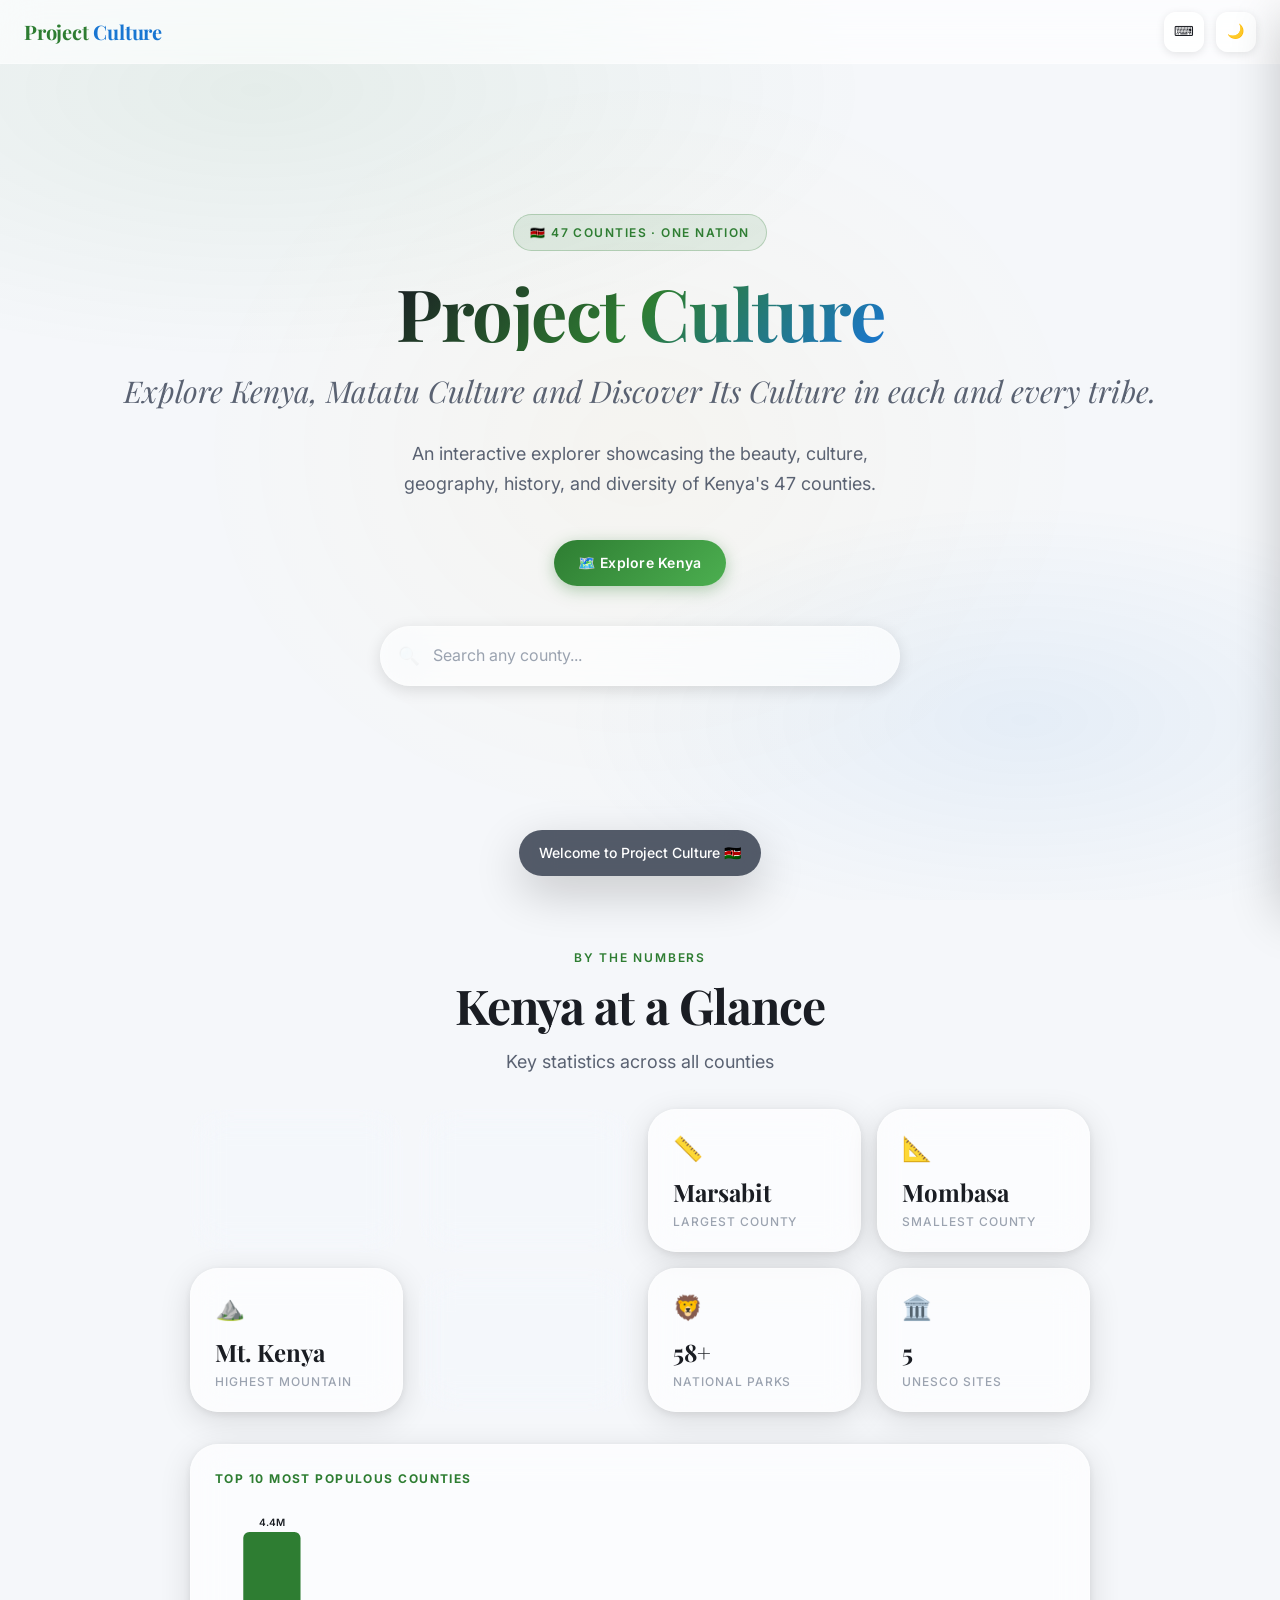
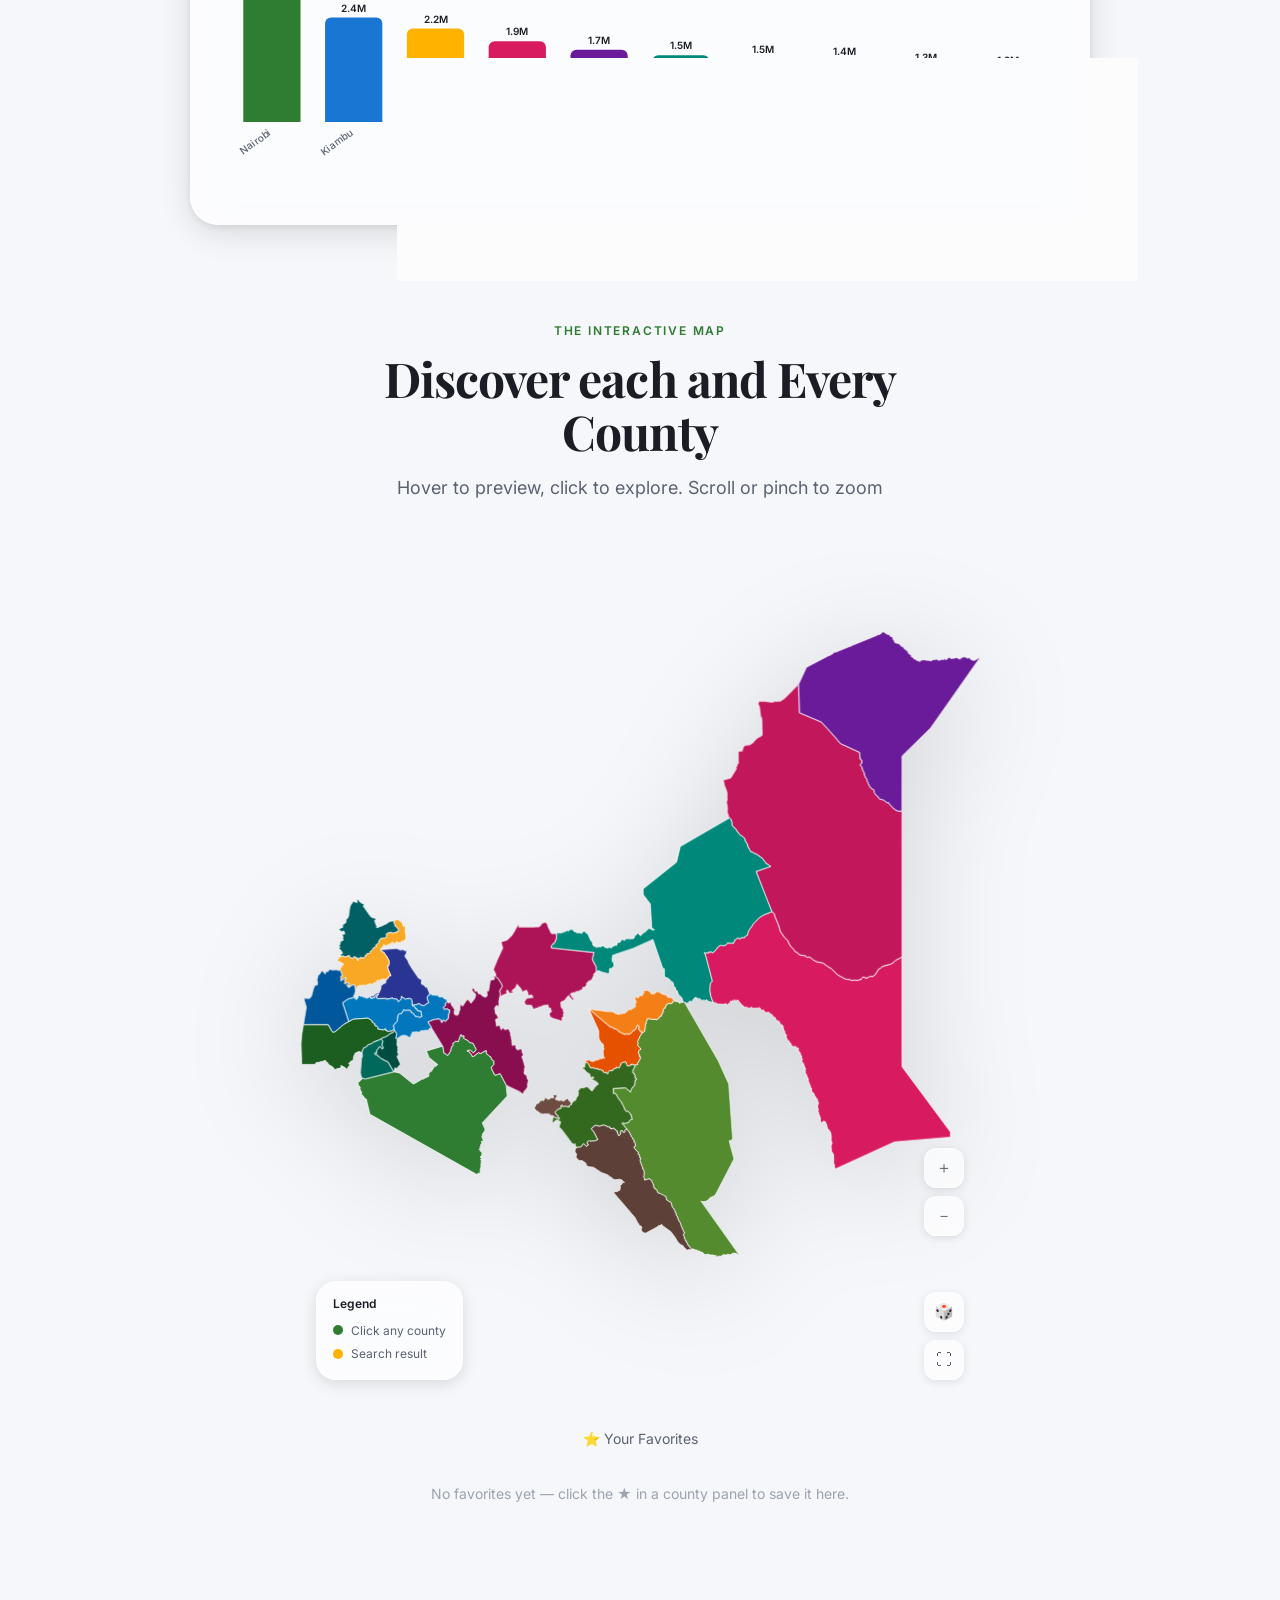
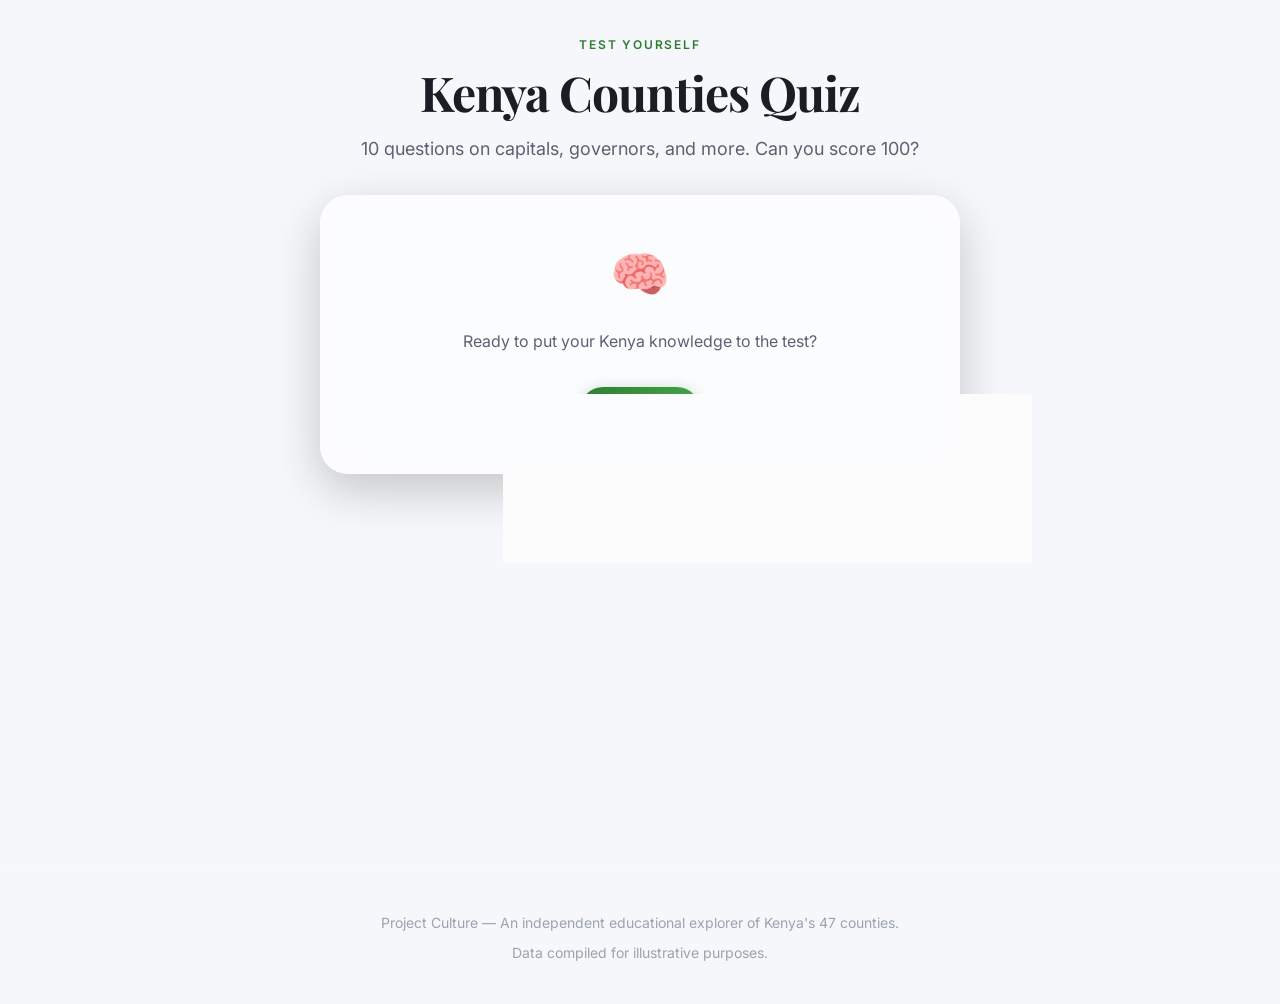
<file: index.html>
<!DOCTYPE html>
<html lang="en">
<head>
<meta charset="UTF-8">
<meta name="viewport" content="width=device-width, initial-scale=1.0, viewport-fit=cover">
<title>Project Culture — Explore Kenya's 47 Counties</title>
<meta name="description" content="An interactive explorer showcasing the beauty, culture, geography, history, and diversity of Kenya's 47 counties.">

<link rel="stylesheet" href="css/reset.css">
<link rel="stylesheet" href="css/variables.css">
<link rel="stylesheet" href="css/layout.css">
<link rel="stylesheet" href="css/components.css">
<link rel="stylesheet" href="css/animations.css">
<link rel="stylesheet" href="css/themes.css">
<link rel="stylesheet" href="css/responsive.css">
</head>
<body>

<div id="app">

  <!-- ============== NAVBAR ============== -->
  <nav id="navbar" aria-label="Primary">
    <div class="navbar__brand">Project <span>Culture</span></div>
    <div class="navbar__actions">
      <button class="btn btn--secondary btn--icon" id="shortcuts-btn" aria-label="Keyboard shortcuts" title="Keyboard shortcuts (?)">⌨️</button>
      <button class="btn btn--secondary btn--icon" id="theme-toggle" aria-label="Toggle dark mode" title="Toggle dark mode (D)">
        <span class="theme-toggle__icon-light">🌙</span>
        <span class="theme-toggle__icon-dark">☀️</span>
      </button>
    </div>
  </nav>

  <!-- ============== HERO ============== -->
  <section id="hero">
    <div class="hero__eyebrow">🇰🇪 47 Counties · One Nation</div>
    <h1 class="hero__title">Project Culture</h1>
    <p class="hero__subtitle">Explore Kenya, Matatu Culture and Discover Its Culture in each and every tribe.</p>
    <p class="hero__description">
      An interactive explorer showcasing the beauty, culture, geography, history,
      and diversity of Kenya's 47 counties.
    </p>
    <div class="hero__actions">
      <button class="btn btn--primary" id="explore-btn">🗺️ Explore Kenya</button>
    </div>

    <div id="search-wrapper" style="margin-top: var(--space-10);">
      <div class="search-box">
        <span class="search-box__icon">🔍</span>
        <input
          type="text"
          id="search-input"
          class="search-box__input"
          placeholder="Search any county..."
          autocomplete="off"
          aria-label="Search for a Kenyan county"
        >
        <button class="search-box__clear" id="search-clear" aria-label="Clear search">✕</button>
      </div>
      <div id="search-dropdown" role="listbox" aria-label="Search results"></div>
    </div>
  </section>

  <!-- ============== STATISTICS DASHBOARD ============== -->
  <section style="padding: var(--space-12) var(--space-6); display:flex; flex-direction:column; align-items:center; gap: var(--space-8);">
    <div class="map-section__header reveal">
      <div class="section-label">By the Numbers</div>
      <h2 class="section-title">Kenya at a Glance</h2>
      <p class="section-subtitle">Key statistics across all counties</p>
    </div>
    <div id="stats-bar"></div>

    <div class="glass-card reveal" style="width:100%; max-width:900px; padding: var(--space-6);">
      <div class="panel-section__title" style="border:none; margin-bottom: var(--space-4);">Top 10 Most Populous Counties</div>
      <canvas id="population-chart" style="width:100%; height:280px;"></canvas>
    </div>
  </section>

  <!-- ============== MAP SECTION ============== -->
  <section id="map-section">
    <div class="map-section__header reveal">
      <div class="section-label">The Interactive Map</div>
      <h2 class="section-title">Discover each and Every County</h2>
      <p class="section-subtitle">Hover to preview, click to explore. Scroll or pinch to zoom</p>
    </div>

    <div id="map-stage">
      <div id="map-container" role="application" aria-label="Interactive map of Kenya"></div>

      <div id="map-controls">
        <button class="map-ctrl-btn" id="zoom-in-btn" aria-label="Zoom in" title="Zoom in">＋</button>
        <button class="map-ctrl-btn" id="zoom-out-btn" aria-label="Zoom out" title="Zoom out">－</button>
        <button class="map-ctrl-btn" id="zoom-reset-btn" aria-label="Reset view" title="Reset view">⟲</button>
        <button class="map-ctrl-btn" id="random-county-btn" aria-label="Random county" title="Random county (R)">🎲</button>
        <button class="map-ctrl-btn" id="fullscreen-toggle" aria-label="Fullscreen" title="Fullscreen">⛶</button>
      </div>

      <div id="map-legend">
        <div class="legend__title">Legend</div>
        <div class="legend__item"><span class="legend__dot" style="background:#2E7D32;"></span> Click any county</div>
        <div class="legend__item"><span class="legend__dot" style="background:#FFB300;"></span> Search result</div>
      </div>
    </div>

    <div style="text-align:center; max-width:600px;">
      <p class="section-subtitle" style="font-size:var(--text-sm);">⭐ Your Favorites</p>
    </div>
    <div id="favorites-bar"></div>
  </section>

  <!-- ============== QUIZ SECTION ============== -->
  <section id="quiz-section">
    <div class="map-section__header reveal">
      <div class="section-label">Test Yourself</div>
      <h2 class="section-title">Kenya Counties Quiz</h2>
      <p class="section-subtitle">10 questions on capitals, governors, and more. Can you score 100?</p>
    </div>

    <div class="quiz-card reveal">
      <div id="quiz-container">
        <div style="text-align:center;">
          <div style="font-size:3rem; margin-bottom:var(--space-4);">🧠</div>
          <p style="color:var(--clr-text-secondary); margin-bottom:var(--space-8);">
            Ready to put your Kenya knowledge to the test?
          </p>
          <button class="btn btn--primary" id="quiz-start-btn">Start Quiz</button>
        </div>
      </div>
    </div>
  </section>

  <!-- ============== FOOTER ============== -->
  <footer>
    <p>Project Culture — An independent educational explorer of Kenya's 47 counties.</p>
    <p style="margin-top: var(--space-2);">Data compiled for illustrative purposes. </p>
  </footer>

</div>

<!-- ============== OVERLAYS / FLOATING UI ============== -->
<div id="overlay"></div>
<aside id="info-panel" aria-label="County details panel"></aside>
<div id="map-tooltip" role="tooltip"></div>
<div id="toast-container" aria-live="polite"></div>

<button id="scroll-top" class="btn btn--secondary btn--icon-lg" aria-label="Scroll to top">↑</button>

<!-- ============== KEYBOARD SHORTCUTS MODAL ============== -->
<div id="shortcuts-modal">
  <div class="glass-card" style="width:100%; max-width:440px; padding: var(--space-8);">
    <div style="display:flex; justify-content:space-between; align-items:center; margin-bottom:var(--space-6);">
      <h3 style="font-family:var(--font-display); font-size:var(--text-2xl); font-weight:700;">Keyboard Shortcuts</h3>
      <button class="panel-header__close" id="shortcuts-close" style="position:static; background:var(--clr-bg-secondary); color:var(--clr-text-primary); border-color:var(--clr-border);" aria-label="Close shortcuts">✕</button>
    </div>
    <div class="shortcuts-grid">
      <div class="shortcut-item"><span>Focus search</span><kbd>/</kbd></div>
      <div class="shortcut-item"><span>Random county</span><kbd>R</kbd></div>
      <div class="shortcut-item"><span>dark mode</span><kbd>D</kbd></div>
      <div class="shortcut-item"><span>Close panel</span><kbd>Esc</kbd></div>
      <div class="shortcut-item"><span>Show shortcuts</span><kbd>?</kbd></div>
      <div class="shortcut-item"><span>Navigate results</span><kbd>↑ ↓</kbd></div>
    </div>
  </div>
</div>

<script type="module" src="js/app.js"></script>
</body>
</html>
</file>
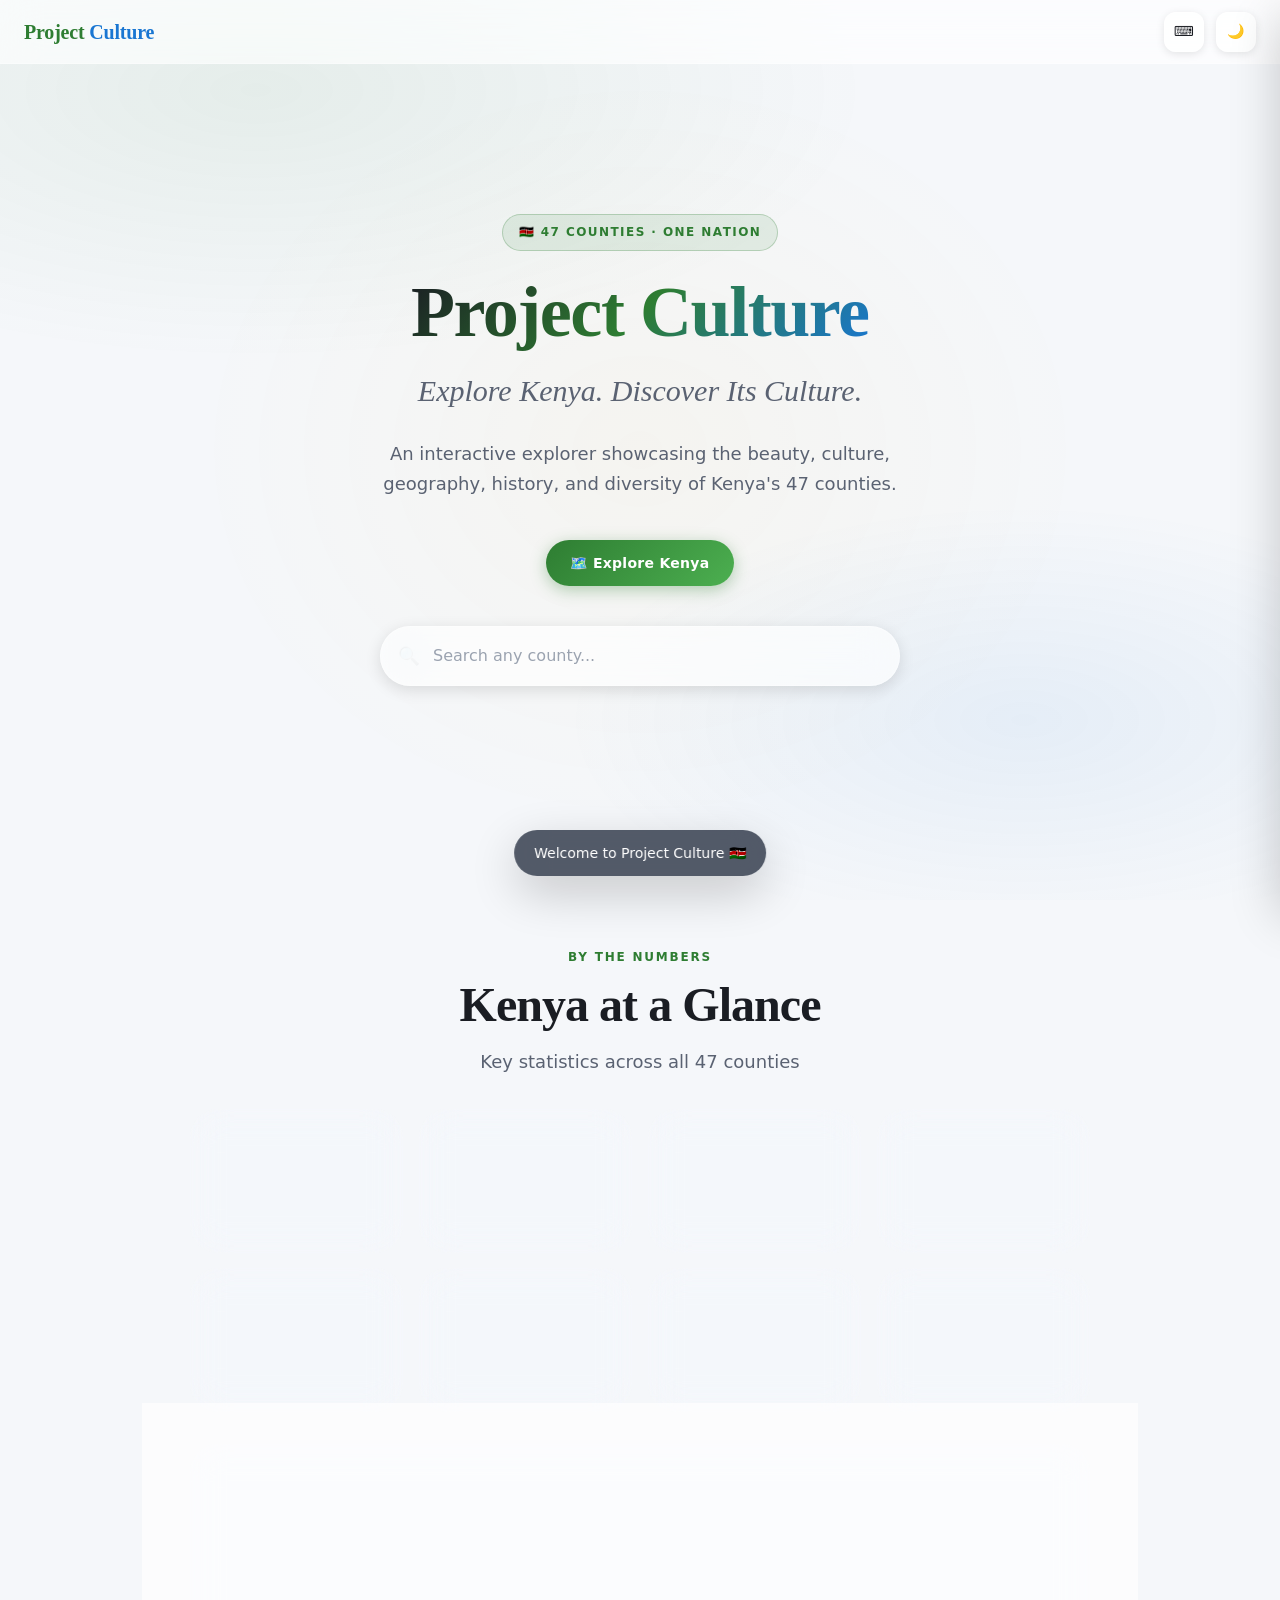
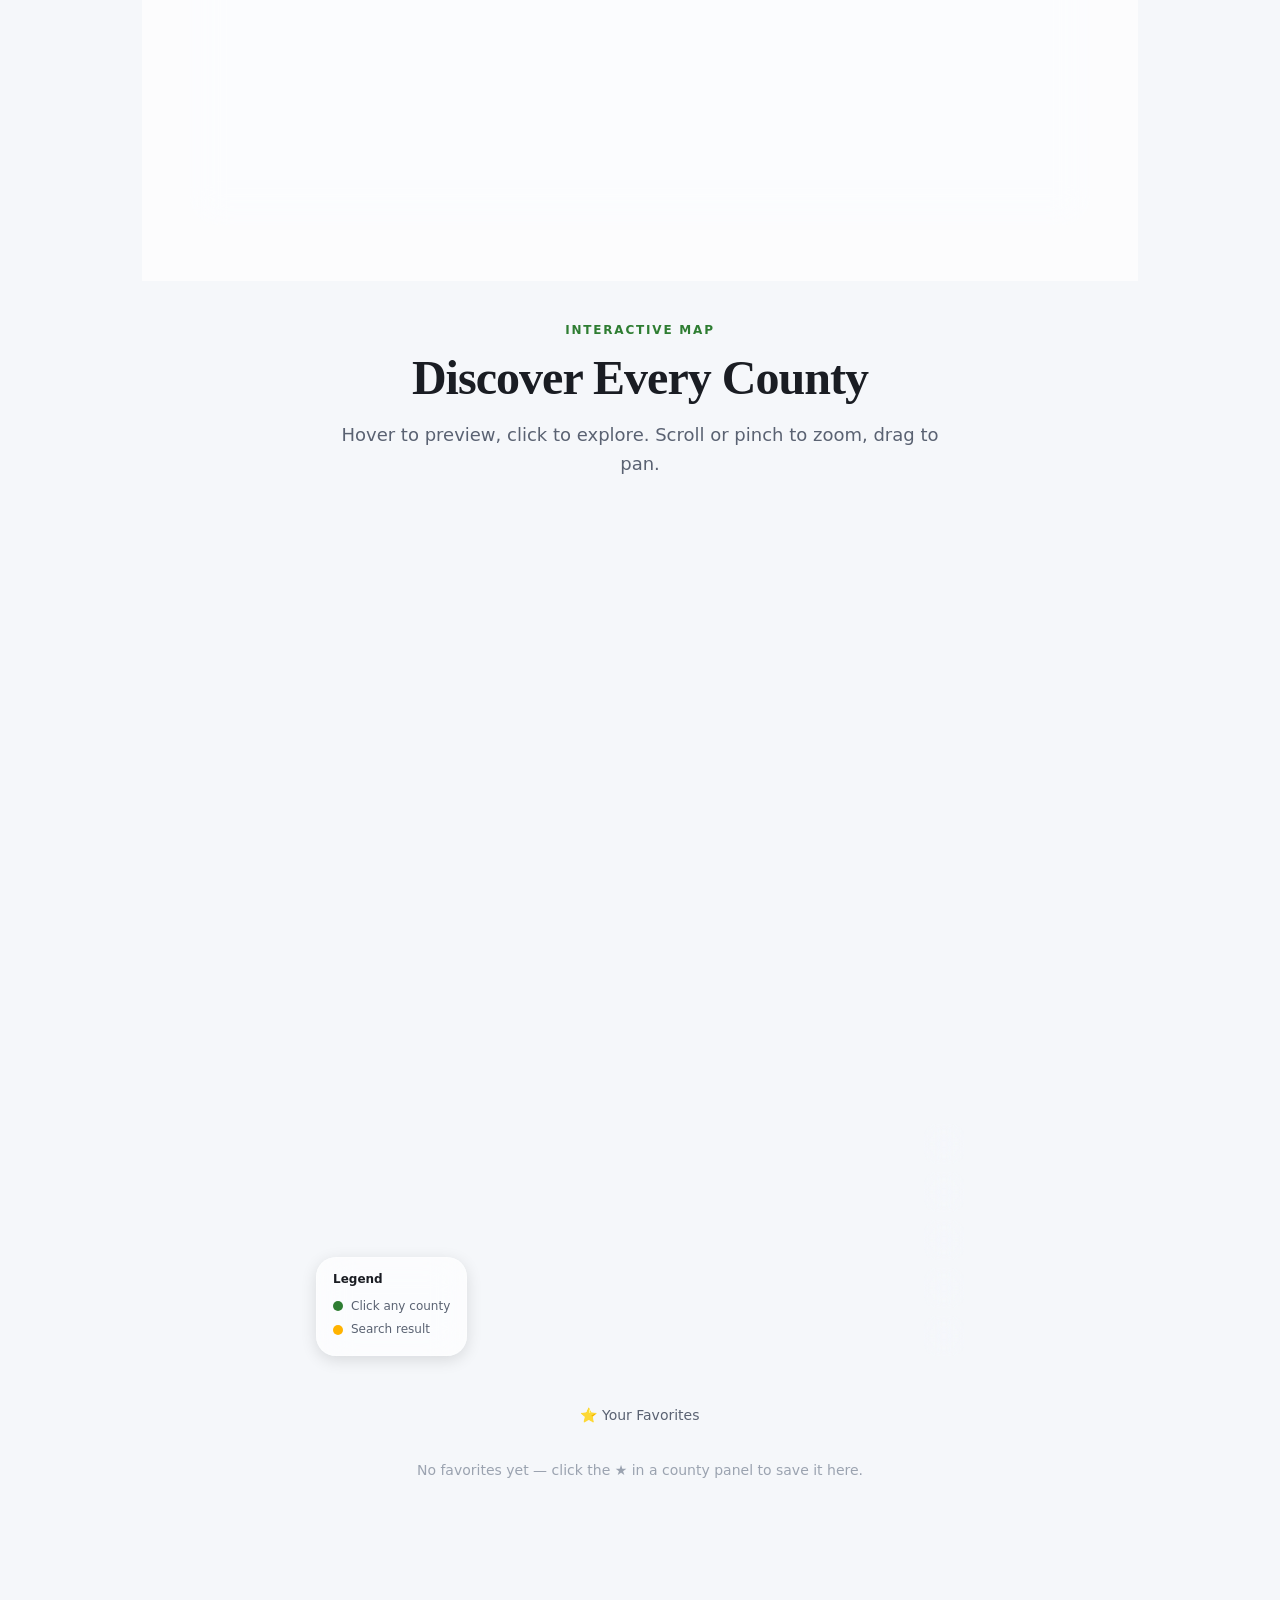
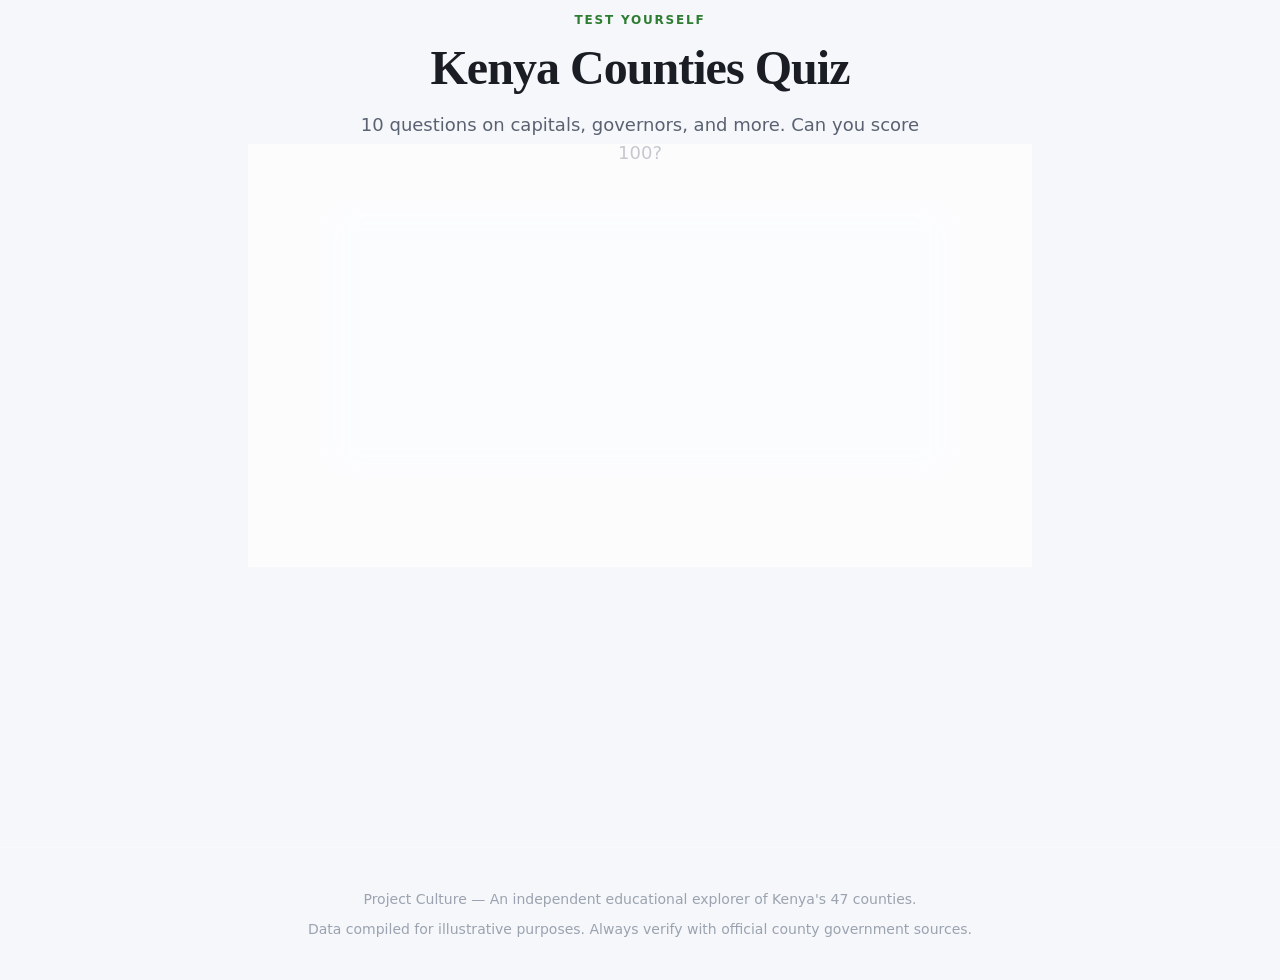
<file: ProjectCulture_Preview.html>
<!DOCTYPE html>
<html lang="en">
<head>
<meta charset="UTF-8">
<meta name="viewport" content="width=device-width, initial-scale=1.0, viewport-fit=cover">
<title>Project Culture — Explore Kenya's 47 Counties</title>
<meta name="description" content="An interactive explorer showcasing the beauty, culture, geography, history, and diversity of Kenya's 47 counties.">
<style>
/* css/reset.css — Normalize base styles */
*, *::before, *::after { box-sizing: border-box; margin: 0; padding: 0; }
html { scroll-behavior: smooth; font-size: 16px; -webkit-text-size-adjust: 100%; }
body { line-height: 1.6; -webkit-font-smoothing: antialiased; }
img, svg { display: block; max-width: 100%; }
button, input, select, textarea { font: inherit; border: none; outline: none; background: none; }
button { cursor: pointer; }
a { color: inherit; text-decoration: none; }
ul, ol { list-style: none; }
h1, h2, h3, h4, h5, h6 { font-weight: normal; }
/* css/variables.css — Design tokens for Project Culture */
:root {
  /* === Brand Colors === */
  --clr-primary:       #2E7D32;
  --clr-primary-light: #4CAF50;
  --clr-primary-dark:  #1B5E20;
  --clr-accent-blue:   #1976D2;
  --clr-accent-gold:   #FFB300;
  --clr-accent-rose:   #D81B60;
  --clr-accent-purple: #6A1B9A;
  --clr-accent-teal:   #00695C;

  /* === Neutrals === */
  --clr-bg:            #F5F7FA;
  --clr-bg-secondary:  #EEF2F7;
  --clr-surface:       rgba(255,255,255,0.72);
  --clr-surface-solid: #FFFFFF;
  --clr-border:        rgba(0,0,0,0.08);
  --clr-border-light:  rgba(255,255,255,0.25);

  /* === Text === */
  --clr-text-primary:   #1A1D23;
  --clr-text-secondary: #5A6272;
  --clr-text-muted:     #9BA3B0;
  --clr-text-inverse:   #FFFFFF;
  --clr-text-on-dark:   rgba(255,255,255,0.90);

  /* === Glassmorphism === */
  --glass-bg:     rgba(255, 255, 255, 0.65);
  --glass-bg-dark: rgba(20, 30, 48, 0.72);
  --glass-blur:   blur(18px) saturate(1.4);
  --glass-border: 1px solid rgba(255,255,255,0.3);
  --glass-shadow: 0 8px 32px rgba(0,0,0,0.12), 0 2px 8px rgba(0,0,0,0.08);

  /* === Shadows === */
  --shadow-xs:  0 1px 3px rgba(0,0,0,0.08);
  --shadow-sm:  0 2px 8px rgba(0,0,0,0.10);
  --shadow-md:  0 4px 16px rgba(0,0,0,0.12);
  --shadow-lg:  0 8px 32px rgba(0,0,0,0.16);
  --shadow-xl:  0 16px 48px rgba(0,0,0,0.20);
  --shadow-float: 0 20px 60px rgba(0,0,0,0.18), 0 4px 16px rgba(0,0,0,0.10);

  /* === Border Radius === */
  --radius-sm:  6px;
  --radius-md:  12px;
  --radius-lg:  20px;
  --radius-xl:  28px;
  --radius-pill: 9999px;

  /* === Spacing === */
  --space-1:  4px;
  --space-2:  8px;
  --space-3:  12px;
  --space-4:  16px;
  --space-5:  20px;
  --space-6:  24px;
  --space-8:  32px;
  --space-10: 40px;
  --space-12: 48px;
  --space-16: 64px;
  --space-20: 80px;

  /* === Typography === */
  --font-display: 'Playfair Display', 'Georgia', serif;
  --font-body:    'Inter', 'Segoe UI', system-ui, sans-serif;
  --font-mono:    'JetBrains Mono', 'Fira Code', monospace;

  /* === Type Scale === */
  --text-xs:   0.75rem;
  --text-sm:   0.875rem;
  --text-base: 1rem;
  --text-lg:   1.125rem;
  --text-xl:   1.25rem;
  --text-2xl:  1.5rem;
  --text-3xl:  1.875rem;
  --text-4xl:  2.25rem;
  --text-5xl:  3rem;
  --text-6xl:  3.75rem;
  --text-7xl:  4.5rem;

  /* === Transitions === */
  --ease-out:    cubic-bezier(0.16, 1, 0.3, 1);
  --ease-in-out: cubic-bezier(0.45, 0, 0.55, 1);
  --ease-spring: cubic-bezier(0.34, 1.56, 0.64, 1);
  --dur-fast:    150ms;
  --dur-base:    250ms;
  --dur-slow:    400ms;
  --dur-slower:  600ms;

  /* === Z-Index Layers === */
  --z-base:    1;
  --z-raised:  10;
  --z-float:   100;
  --z-overlay: 200;
  --z-modal:   300;
  --z-toast:   400;
  --z-tooltip: 500;

  /* === Panel === */
  --panel-width: 420px;
}

/* === Dark Mode === */
[data-theme="dark"] {
  --clr-bg:            #0D1117;
  --clr-bg-secondary:  #161B22;
  --clr-surface:       rgba(22, 27, 34, 0.80);
  --clr-surface-solid: #161B22;
  --clr-border:        rgba(255,255,255,0.10);
  --clr-text-primary:  #E6EDF3;
  --clr-text-secondary:#8B949E;
  --clr-text-muted:    #484F58;
  --glass-bg:          rgba(22, 27, 34, 0.75);
  --glass-bg-dark:     rgba(10, 12, 16, 0.85);
  --glass-border:      1px solid rgba(255,255,255,0.10);
}
/* css/layout.css — Page structure and layout */
@import url('https://fonts.googleapis.com/css2?family=Playfair+Display:wght@400;600;700&family=Inter:wght@300;400;500;600;700&display=swap');

/* === Root Layout === */
body {
  font-family: var(--font-body);
  background: var(--clr-bg);
  color: var(--clr-text-primary);
  overflow-x: hidden;
  transition: background var(--dur-slow) var(--ease-out),
              color var(--dur-slow) var(--ease-out);
}

/* === Background Gradient === */
body::before {
  content: '';
  position: fixed;
  inset: 0;
  background:
    radial-gradient(ellipse 80% 50% at 20% 10%, rgba(46,125,50,0.08) 0%, transparent 60%),
    radial-gradient(ellipse 60% 40% at 80% 80%, rgba(25,118,210,0.07) 0%, transparent 60%),
    radial-gradient(ellipse 50% 60% at 50% 50%, rgba(255,179,0,0.04) 0%, transparent 70%);
  pointer-events: none;
  z-index: 0;
}

/* === App Container === */
#app {
  position: relative;
  min-height: 100vh;
  z-index: 1;
}

/* === Hero Section === */
#hero {
  min-height: 100vh;
  display: flex;
  flex-direction: column;
  align-items: center;
  justify-content: center;
  text-align: center;
  padding: var(--space-12) var(--space-6);
  position: relative;
}

.hero__eyebrow {
  display: inline-flex;
  align-items: center;
  gap: var(--space-2);
  padding: var(--space-2) var(--space-4);
  background: rgba(46,125,50,0.10);
  border: 1px solid rgba(46,125,50,0.25);
  border-radius: var(--radius-pill);
  font-size: var(--text-xs);
  font-weight: 600;
  letter-spacing: 0.12em;
  text-transform: uppercase;
  color: var(--clr-primary);
  margin-bottom: var(--space-6);
}

.hero__title {
  font-family: var(--font-display);
  font-size: clamp(var(--text-5xl), 8vw, var(--text-7xl));
  font-weight: 700;
  line-height: 1.05;
  letter-spacing: -0.02em;
  background: linear-gradient(135deg, var(--clr-text-primary) 0%, var(--clr-primary) 50%, var(--clr-accent-blue) 100%);
  -webkit-background-clip: text;
  -webkit-text-fill-color: transparent;
  background-clip: text;
  margin-bottom: var(--space-4);
}

.hero__subtitle {
  font-family: var(--font-display);
  font-size: clamp(var(--text-xl), 3vw, var(--text-3xl));
  font-weight: 400;
  color: var(--clr-text-secondary);
  font-style: italic;
  margin-bottom: var(--space-6);
}

.hero__description {
  max-width: 520px;
  font-size: var(--text-lg);
  color: var(--clr-text-secondary);
  line-height: 1.7;
  margin-bottom: var(--space-10);
}

.hero__actions {
  display: flex;
  align-items: center;
  gap: var(--space-4);
  flex-wrap: wrap;
  justify-content: center;
}

/* === Map Section === */
#map-section {
  min-height: 100vh;
  padding: var(--space-12) var(--space-6);
  display: flex;
  flex-direction: column;
  align-items: center;
  gap: var(--space-8);
  position: relative;
}

.map-section__header {
  text-align: center;
  max-width: 600px;
}

.section-label {
  font-size: var(--text-xs);
  font-weight: 600;
  letter-spacing: 0.15em;
  text-transform: uppercase;
  color: var(--clr-primary);
  margin-bottom: var(--space-3);
}

.section-title {
  font-family: var(--font-display);
  font-size: clamp(var(--text-3xl), 4vw, var(--text-5xl));
  font-weight: 700;
  line-height: 1.1;
  letter-spacing: -0.02em;
  color: var(--clr-text-primary);
  margin-bottom: var(--space-4);
}

.section-subtitle {
  font-size: var(--text-lg);
  color: var(--clr-text-secondary);
  line-height: 1.6;
}

/* === Map Stage === */
#map-stage {
  position: relative;
  width: 100%;
  max-width: 680px;
}

#map-container {
  position: relative;
  width: 100%;
  aspect-ratio: 800/1014;
  cursor: grab;
  user-select: none;
}

#map-container:active { cursor: grabbing; }

#kenya-svg-map {
  width: 100%;
  height: 100%;
  filter: drop-shadow(0 20px 60px rgba(0,0,0,0.15));
  transition: transform var(--dur-slow) var(--ease-out);
}

/* === Sidebar Panel === */
#info-panel {
  position: fixed;
  top: 0;
  right: 0;
  width: var(--panel-width);
  height: 100vh;
  background: var(--glass-bg);
  backdrop-filter: var(--glass-blur);
  -webkit-backdrop-filter: var(--glass-blur);
  border-left: var(--glass-border);
  box-shadow: var(--shadow-xl);
  z-index: var(--z-modal);
  transform: translateX(100%);
  transition: transform var(--dur-slower) var(--ease-out);
  overflow-y: auto;
  overflow-x: hidden;
  display: flex;
  flex-direction: column;
}

#info-panel.is-open {
  transform: translateX(0);
}

/* === Stats Bar === */
#stats-bar {
  width: 100%;
  max-width: 900px;
  display: grid;
  grid-template-columns: repeat(4, 1fr);
  gap: var(--space-4);
}

/* === Search Bar Wrapper === */
#search-wrapper {
  width: 100%;
  max-width: 520px;
  position: relative;
  z-index: var(--z-float);
}

/* === Controls Bar === */
#map-controls {
  position: absolute;
  bottom: var(--space-4);
  right: var(--space-4);
  display: flex;
  flex-direction: column;
  gap: var(--space-2);
  z-index: var(--z-raised);
}

/* === Overlay Dimmer === */
#overlay {
  position: fixed;
  inset: 0;
  background: rgba(0,0,0,0.35);
  z-index: var(--z-overlay);
  opacity: 0;
  pointer-events: none;
  transition: opacity var(--dur-slow) var(--ease-out);
  backdrop-filter: blur(2px);
}

#overlay.is-visible {
  opacity: 1;
  pointer-events: all;
}

/* === Navbar === */
#navbar {
  position: fixed;
  top: 0;
  left: 0;
  right: 0;
  height: 64px;
  padding: 0 var(--space-6);
  display: flex;
  align-items: center;
  justify-content: space-between;
  z-index: var(--z-float);
  background: var(--glass-bg);
  backdrop-filter: var(--glass-blur);
  -webkit-backdrop-filter: var(--glass-blur);
  border-bottom: var(--glass-border);
  transition: all var(--dur-slow) var(--ease-out);
}

.navbar__brand {
  font-family: var(--font-display);
  font-size: var(--text-xl);
  font-weight: 700;
  color: var(--clr-primary);
  letter-spacing: -0.01em;
}

.navbar__brand span {
  color: var(--clr-accent-blue);
}

.navbar__actions {
  display: flex;
  align-items: center;
  gap: var(--space-3);
}

/* === Quiz Section === */
#quiz-section {
  min-height: 100vh;
  padding: var(--space-16) var(--space-6);
  display: flex;
  flex-direction: column;
  align-items: center;
  gap: var(--space-8);
}

/* === Footer === */
footer {
  padding: var(--space-10) var(--space-6);
  text-align: center;
  border-top: var(--glass-border);
  color: var(--clr-text-muted);
  font-size: var(--text-sm);
}

/* === Scroll to top === */
#scroll-top {
  position: fixed;
  bottom: var(--space-8);
  right: var(--space-8);
  z-index: var(--z-float);
  opacity: 0;
  pointer-events: none;
  transition: opacity var(--dur-base) var(--ease-out);
}

#scroll-top.is-visible {
  opacity: 1;
  pointer-events: all;
}
/* css/components.css — UI components */

/* === Buttons === */
.btn {
  display: inline-flex;
  align-items: center;
  gap: var(--space-2);
  padding: var(--space-3) var(--space-6);
  border-radius: var(--radius-pill);
  font-size: var(--text-sm);
  font-weight: 600;
  letter-spacing: 0.02em;
  cursor: pointer;
  transition: all var(--dur-base) var(--ease-spring);
  position: relative;
  overflow: hidden;
  white-space: nowrap;
}

.btn::after {
  content: '';
  position: absolute;
  inset: 0;
  background: rgba(255,255,255,0);
  transition: background var(--dur-fast);
}

.btn:hover::after { background: rgba(255,255,255,0.12); }
.btn:active { transform: scale(0.97); }

.btn--primary {
  background: linear-gradient(135deg, var(--clr-primary) 0%, var(--clr-primary-light) 100%);
  color: #fff;
  box-shadow: 0 4px 16px rgba(46,125,50,0.35);
}

.btn--primary:hover {
  box-shadow: 0 6px 24px rgba(46,125,50,0.45);
  transform: translateY(-1px);
}

.btn--secondary {
  background: var(--glass-bg);
  backdrop-filter: var(--glass-blur);
  border: var(--glass-border);
  color: var(--clr-text-primary);
  box-shadow: var(--shadow-sm);
}

.btn--secondary:hover {
  box-shadow: var(--shadow-md);
  transform: translateY(-1px);
}

.btn--icon {
  width: 40px;
  height: 40px;
  padding: 0;
  border-radius: var(--radius-md);
  justify-content: center;
}

.btn--icon-lg {
  width: 48px;
  height: 48px;
  padding: 0;
  border-radius: var(--radius-lg);
  justify-content: center;
  font-size: var(--text-xl);
}

.btn--ghost {
  background: transparent;
  color: var(--clr-text-secondary);
}

.btn--ghost:hover {
  background: var(--clr-bg-secondary);
  color: var(--clr-text-primary);
}

/* === Glass Card === */
.glass-card {
  background: var(--glass-bg);
  backdrop-filter: var(--glass-blur);
  -webkit-backdrop-filter: var(--glass-blur);
  border: var(--glass-border);
  border-radius: var(--radius-xl);
  box-shadow: var(--glass-shadow);
}

/* === Stat Card === */
.stat-card {
  background: var(--glass-bg);
  backdrop-filter: var(--glass-blur);
  -webkit-backdrop-filter: var(--glass-blur);
  border: var(--glass-border);
  border-radius: var(--radius-xl);
  box-shadow: var(--glass-shadow);
  padding: var(--space-5) var(--space-6);
  display: flex;
  flex-direction: column;
  gap: var(--space-2);
  transition: transform var(--dur-base) var(--ease-spring),
              box-shadow var(--dur-base) var(--ease-out);
}

.stat-card:hover {
  transform: translateY(-3px);
  box-shadow: var(--shadow-lg);
}

.stat-card__icon {
  font-size: 1.5rem;
  margin-bottom: var(--space-1);
}

.stat-card__value {
  font-family: var(--font-display);
  font-size: var(--text-2xl);
  font-weight: 700;
  color: var(--clr-text-primary);
  line-height: 1;
}

.stat-card__label {
  font-size: var(--text-xs);
  font-weight: 500;
  color: var(--clr-text-muted);
  text-transform: uppercase;
  letter-spacing: 0.08em;
}

/* === Search Input === */
.search-box {
  position: relative;
  width: 100%;
}

.search-box__input {
  width: 100%;
  padding: var(--space-4) var(--space-6) var(--space-4) 52px;
  background: var(--glass-bg);
  backdrop-filter: var(--glass-blur);
  -webkit-backdrop-filter: var(--glass-blur);
  border: var(--glass-border);
  border-radius: var(--radius-pill);
  box-shadow: var(--shadow-md);
  font-size: var(--text-base);
  color: var(--clr-text-primary);
  transition: all var(--dur-base) var(--ease-out);
}

.search-box__input::placeholder { color: var(--clr-text-muted); }

.search-box__input:focus {
  outline: none;
  box-shadow: var(--shadow-lg), 0 0 0 3px rgba(46,125,50,0.20);
  border-color: rgba(46,125,50,0.4);
}

.search-box__icon {
  position: absolute;
  left: 18px;
  top: 50%;
  transform: translateY(-50%);
  color: var(--clr-text-muted);
  font-size: 1.1rem;
  pointer-events: none;
  transition: color var(--dur-fast);
}

.search-box__input:focus ~ .search-box__icon {
  color: var(--clr-primary);
}

.search-box__clear {
  position: absolute;
  right: 12px;
  top: 50%;
  transform: translateY(-50%);
  width: 28px;
  height: 28px;
  border-radius: var(--radius-pill);
  display: flex;
  align-items: center;
  justify-content: center;
  background: var(--clr-bg-secondary);
  color: var(--clr-text-muted);
  opacity: 0;
  transition: opacity var(--dur-fast);
  font-size: var(--text-sm);
}

.search-box__input:not(:placeholder-shown) ~ .search-box__clear { opacity: 1; }

/* === Search Dropdown === */
#search-dropdown {
  position: absolute;
  top: calc(100% + var(--space-2));
  left: 0;
  right: 0;
  background: var(--glass-bg);
  backdrop-filter: var(--glass-blur);
  -webkit-backdrop-filter: var(--glass-blur);
  border: var(--glass-border);
  border-radius: var(--radius-xl);
  box-shadow: var(--shadow-xl);
  overflow: hidden;
  z-index: var(--z-tooltip);
  max-height: 380px;
  overflow-y: auto;
  display: none;
}

#search-dropdown.is-open { display: block; }

.search-result-item {
  display: flex;
  align-items: center;
  gap: var(--space-3);
  padding: var(--space-3) var(--space-5);
  cursor: pointer;
  transition: background var(--dur-fast);
  border-bottom: 1px solid var(--clr-border);
}

.search-result-item:last-child { border-bottom: none; }
.search-result-item:hover,
.search-result-item.is-focused {
  background: rgba(46,125,50,0.08);
}

.search-result-item__number {
  width: 28px;
  height: 28px;
  background: var(--clr-primary);
  color: #fff;
  border-radius: var(--radius-sm);
  display: flex;
  align-items: center;
  justify-content: center;
  font-size: var(--text-xs);
  font-weight: 700;
  flex-shrink: 0;
}

.search-result-item__info { flex: 1; }
.search-result-item__name {
  font-weight: 600;
  font-size: var(--text-sm);
  color: var(--clr-text-primary);
}
.search-result-item__capital {
  font-size: var(--text-xs);
  color: var(--clr-text-muted);
}

.search-dropdown-section {
  padding: var(--space-2) var(--space-5) var(--space-1);
  font-size: var(--text-xs);
  font-weight: 600;
  color: var(--clr-text-muted);
  text-transform: uppercase;
  letter-spacing: 0.08em;
}

/* === Tooltip === */
#map-tooltip {
  position: fixed;
  background: var(--glass-bg-dark);
  color: var(--clr-text-inverse);
  padding: var(--space-2) var(--space-4);
  border-radius: var(--radius-md);
  font-size: var(--text-sm);
  font-weight: 500;
  pointer-events: none;
  z-index: var(--z-tooltip);
  opacity: 0;
  transform: translateY(4px);
  transition: opacity var(--dur-fast), transform var(--dur-fast);
  white-space: nowrap;
  box-shadow: var(--shadow-lg);
  backdrop-filter: blur(12px);
  -webkit-backdrop-filter: blur(12px);
  border: 1px solid rgba(255,255,255,0.15);
}

#map-tooltip.is-visible {
  opacity: 1;
  transform: translateY(0);
}

/* === Info Panel Contents === */
.panel-header {
  position: relative;
  padding: var(--space-8) var(--space-6) var(--space-4);
  background: linear-gradient(135deg, var(--clr-primary-dark) 0%, var(--clr-primary) 60%, var(--clr-primary-light) 100%);
  color: #fff;
  flex-shrink: 0;
}

.panel-header__close {
  position: absolute;
  top: var(--space-4);
  right: var(--space-4);
  width: 36px;
  height: 36px;
  border-radius: var(--radius-md);
  background: rgba(255,255,255,0.15);
  border: 1px solid rgba(255,255,255,0.2);
  display: flex;
  align-items: center;
  justify-content: center;
  color: #fff;
  cursor: pointer;
  transition: background var(--dur-fast);
  font-size: 1.1rem;
}

.panel-header__close:hover { background: rgba(255,255,255,0.25); }

.panel-header__number {
  font-size: var(--text-xs);
  font-weight: 600;
  letter-spacing: 0.12em;
  text-transform: uppercase;
  opacity: 0.7;
  margin-bottom: var(--space-2);
}

.panel-header__name {
  font-family: var(--font-display);
  font-size: var(--text-4xl);
  font-weight: 700;
  line-height: 1.1;
  margin-bottom: var(--space-2);
}

.panel-header__capital {
  opacity: 0.85;
  font-size: var(--text-base);
  display: flex;
  align-items: center;
  gap: var(--space-2);
}

.panel-meta-chips {
  display: flex;
  flex-wrap: wrap;
  gap: var(--space-2);
  margin-top: var(--space-4);
}

.meta-chip {
  display: inline-flex;
  align-items: center;
  gap: 5px;
  padding: 4px 10px;
  background: rgba(255,255,255,0.18);
  border: 1px solid rgba(255,255,255,0.25);
  border-radius: var(--radius-pill);
  font-size: var(--text-xs);
  font-weight: 500;
}

.panel-body {
  padding: var(--space-6);
  display: flex;
  flex-direction: column;
  gap: var(--space-6);
  flex: 1;
}

.panel-section {
  display: flex;
  flex-direction: column;
  gap: var(--space-3);
}

.panel-section__title {
  font-size: var(--text-xs);
  font-weight: 700;
  letter-spacing: 0.12em;
  text-transform: uppercase;
  color: var(--clr-primary);
  display: flex;
  align-items: center;
  gap: var(--space-2);
  padding-bottom: var(--space-2);
  border-bottom: 1px solid var(--clr-border);
}

.panel-section__content {
  font-size: var(--text-sm);
  color: var(--clr-text-secondary);
  line-height: 1.7;
}

.panel-grid {
  display: grid;
  grid-template-columns: 1fr 1fr;
  gap: var(--space-3);
}

.panel-grid-item {
  background: var(--clr-bg-secondary);
  border-radius: var(--radius-md);
  padding: var(--space-3);
}

.panel-grid-item__label {
  font-size: var(--text-xs);
  color: var(--clr-text-muted);
  font-weight: 500;
  text-transform: uppercase;
  letter-spacing: 0.06em;
  margin-bottom: 2px;
}

.panel-grid-item__value {
  font-size: var(--text-sm);
  font-weight: 600;
  color: var(--clr-text-primary);
}

.tag-list {
  display: flex;
  flex-wrap: wrap;
  gap: var(--space-2);
}

.tag {
  padding: 4px 10px;
  background: rgba(46,125,50,0.10);
  border: 1px solid rgba(46,125,50,0.20);
  border-radius: var(--radius-pill);
  font-size: var(--text-xs);
  font-weight: 500;
  color: var(--clr-primary-dark);
}

[data-theme="dark"] .tag {
  background: rgba(76,175,80,0.15);
  color: var(--clr-primary-light);
}

.fun-fact-box {
  background: linear-gradient(135deg, rgba(255,179,0,0.08) 0%, rgba(255,143,0,0.06) 100%);
  border: 1px solid rgba(255,179,0,0.25);
  border-left: 3px solid var(--clr-accent-gold);
  border-radius: var(--radius-md);
  padding: var(--space-4);
  font-size: var(--text-sm);
  line-height: 1.7;
  color: var(--clr-text-secondary);
}

.fun-fact-box strong {
  display: block;
  color: #B8860B;
  font-size: var(--text-xs);
  text-transform: uppercase;
  letter-spacing: 0.08em;
  margin-bottom: var(--space-2);
}

.external-links {
  display: grid;
  grid-template-columns: 1fr 1fr;
  gap: var(--space-3);
}

.external-link {
  display: flex;
  align-items: center;
  gap: var(--space-2);
  padding: var(--space-3);
  background: var(--clr-bg-secondary);
  border-radius: var(--radius-md);
  font-size: var(--text-xs);
  font-weight: 600;
  color: var(--clr-text-secondary);
  transition: all var(--dur-fast);
  border: 1px solid var(--clr-border);
}

.external-link:hover {
  background: var(--clr-accent-blue);
  color: #fff;
  border-color: var(--clr-accent-blue);
}

/* === Nearby Counties === */
.nearby-county-chip {
  display: inline-flex;
  align-items: center;
  gap: 5px;
  padding: 5px 12px;
  background: var(--clr-bg-secondary);
  border: 1px solid var(--clr-border);
  border-radius: var(--radius-pill);
  font-size: var(--text-xs);
  font-weight: 500;
  cursor: pointer;
  transition: all var(--dur-fast);
}

.nearby-county-chip:hover {
  background: var(--clr-primary);
  color: #fff;
  border-color: var(--clr-primary);
}

/* === Map Controls === */
.map-ctrl-btn {
  width: 40px;
  height: 40px;
  background: var(--glass-bg);
  backdrop-filter: var(--glass-blur);
  border: var(--glass-border);
  border-radius: var(--radius-md);
  box-shadow: var(--shadow-sm);
  display: flex;
  align-items: center;
  justify-content: center;
  cursor: pointer;
  font-size: 1rem;
  color: var(--clr-text-secondary);
  transition: all var(--dur-fast);
}

.map-ctrl-btn:hover {
  background: var(--clr-primary);
  color: #fff;
  box-shadow: var(--shadow-md);
}

/* === Toast === */
#toast-container {
  position: fixed;
  bottom: var(--space-6);
  left: 50%;
  transform: translateX(-50%);
  z-index: var(--z-toast);
  display: flex;
  flex-direction: column;
  gap: var(--space-2);
  pointer-events: none;
}

.toast {
  background: var(--glass-bg-dark);
  color: #fff;
  padding: var(--space-3) var(--space-5);
  border-radius: var(--radius-pill);
  font-size: var(--text-sm);
  font-weight: 500;
  box-shadow: var(--shadow-xl);
  backdrop-filter: blur(16px);
  animation: toastIn var(--dur-slow) var(--ease-spring) forwards;
  white-space: nowrap;
}

.toast.toast--out {
  animation: toastOut var(--dur-slow) var(--ease-out) forwards;
}

/* === Quiz === */
.quiz-card {
  width: 100%;
  max-width: 640px;
  background: var(--glass-bg);
  backdrop-filter: var(--glass-blur);
  border: var(--glass-border);
  border-radius: var(--radius-xl);
  box-shadow: var(--shadow-xl);
  padding: var(--space-10);
  text-align: center;
}

.quiz-question {
  font-family: var(--font-display);
  font-size: var(--text-2xl);
  font-weight: 600;
  color: var(--clr-text-primary);
  line-height: 1.3;
  margin-bottom: var(--space-8);
}

.quiz-options {
  display: grid;
  grid-template-columns: 1fr 1fr;
  gap: var(--space-3);
  margin-bottom: var(--space-6);
}

.quiz-option {
  padding: var(--space-4);
  background: var(--clr-bg-secondary);
  border: 2px solid var(--clr-border);
  border-radius: var(--radius-lg);
  font-size: var(--text-base);
  font-weight: 500;
  cursor: pointer;
  transition: all var(--dur-base) var(--ease-spring);
  text-align: center;
}

.quiz-option:hover:not(:disabled) {
  border-color: var(--clr-primary);
  background: rgba(46,125,50,0.08);
}

.quiz-option.is-correct {
  background: rgba(46,125,50,0.15);
  border-color: var(--clr-primary);
  color: var(--clr-primary-dark);
}

.quiz-option.is-wrong {
  background: rgba(211,47,47,0.10);
  border-color: #D32F2F;
  color: #C62828;
}

.quiz-progress {
  display: flex;
  align-items: center;
  gap: var(--space-3);
  margin-bottom: var(--space-6);
}

.quiz-progress__bar {
  flex: 1;
  height: 6px;
  background: var(--clr-bg-secondary);
  border-radius: var(--radius-pill);
  overflow: hidden;
}

.quiz-progress__fill {
  height: 100%;
  background: linear-gradient(90deg, var(--clr-primary) 0%, var(--clr-primary-light) 100%);
  border-radius: var(--radius-pill);
  transition: width var(--dur-slow) var(--ease-out);
}

/* === Favorites Bar === */
#favorites-bar {
  width: 100%;
  max-width: 680px;
  display: flex;
  flex-wrap: wrap;
  gap: var(--space-2);
  justify-content: center;
  min-height: 40px;
}

/* === County Highlight === */
.county.is-hovered {
  filter: brightness(1.15) saturate(1.2) drop-shadow(0 0 8px rgba(0,0,0,0.3));
  transform-origin: center;
}

.county.is-active {
  filter: brightness(1.25) saturate(1.3) drop-shadow(0 0 16px rgba(0,0,0,0.4));
}

.county.is-dimmed {
  opacity: 0.35;
  filter: saturate(0.4);
}

.county.is-searched {
  filter: brightness(1.3) drop-shadow(0 0 12px rgba(255,179,0,0.8));
  stroke: var(--clr-accent-gold) !important;
  stroke-width: 3 !important;
}

/* === Loading Skeleton === */
.skeleton {
  background: linear-gradient(90deg,
    var(--clr-bg-secondary) 25%,
    rgba(255,255,255,0.5) 50%,
    var(--clr-bg-secondary) 75%
  );
  background-size: 200% 100%;
  animation: shimmer 1.5s infinite;
  border-radius: var(--radius-md);
}

/* === Legend === */
#map-legend {
  position: absolute;
  bottom: var(--space-4);
  left: var(--space-4);
  background: var(--glass-bg);
  backdrop-filter: var(--glass-blur);
  border: var(--glass-border);
  border-radius: var(--radius-lg);
  padding: var(--space-3) var(--space-4);
  box-shadow: var(--shadow-md);
  font-size: var(--text-xs);
  color: var(--clr-text-secondary);
  z-index: var(--z-raised);
}

.legend__title {
  font-weight: 600;
  margin-bottom: var(--space-2);
  color: var(--clr-text-primary);
}

.legend__item {
  display: flex;
  align-items: center;
  gap: var(--space-2);
  margin-bottom: var(--space-1);
}

.legend__dot {
  width: 10px;
  height: 10px;
  border-radius: 50%;
  flex-shrink: 0;
}

/* === Keyboard Shortcuts === */
#shortcuts-modal {
  position: fixed;
  inset: 0;
  z-index: var(--z-modal);
  display: flex;
  align-items: center;
  justify-content: center;
  padding: var(--space-6);
  opacity: 0;
  pointer-events: none;
  transition: opacity var(--dur-base) var(--ease-out);
}

#shortcuts-modal.is-open {
  opacity: 1;
  pointer-events: all;
}

.shortcuts-grid {
  display: grid;
  grid-template-columns: 1fr 1fr;
  gap: var(--space-3);
}

.shortcut-item {
  display: flex;
  align-items: center;
  justify-content: space-between;
  gap: var(--space-4);
  font-size: var(--text-sm);
}

kbd {
  display: inline-flex;
  align-items: center;
  justify-content: center;
  padding: 2px 8px;
  background: var(--clr-bg-secondary);
  border: 1px solid var(--clr-border);
  border-bottom: 2px solid var(--clr-text-muted);
  border-radius: 5px;
  font-family: var(--font-mono);
  font-size: var(--text-xs);
  font-weight: 600;
  color: var(--clr-text-secondary);
  white-space: nowrap;
}
/* css/animations.css — All keyframes and animation utilities */

/* === Float Animation === */
@keyframes float {
  0%   { transform: translate(0, 0) rotate(0deg); }
  20%  { transform: translate(4px, -8px) rotate(0.3deg); }
  40%  { transform: translate(-5px, -14px) rotate(-0.2deg); }
  60%  { transform: translate(3px, -6px) rotate(0.15deg); }
  80%  { transform: translate(-3px, -10px) rotate(-0.1deg); }
  100% { transform: translate(0, 0) rotate(0deg); }
}

#map-container {
  animation: float 10s ease-in-out infinite;
}

#map-container:hover {
  animation-play-state: paused;
}

/* === Fade In === */
@keyframes fadeIn {
  from { opacity: 0; }
  to   { opacity: 1; }
}

/* === Fade Up === */
@keyframes fadeUp {
  from { opacity: 0; transform: translateY(24px); }
  to   { opacity: 1; transform: translateY(0); }
}

/* === Fade Down === */
@keyframes fadeDown {
  from { opacity: 0; transform: translateY(-16px); }
  to   { opacity: 1; transform: translateY(0); }
}

/* === Scale In === */
@keyframes scaleIn {
  from { opacity: 0; transform: scale(0.92); }
  to   { opacity: 1; transform: scale(1); }
}

/* === Slide In Right === */
@keyframes slideInRight {
  from { opacity: 0; transform: translateX(40px); }
  to   { opacity: 1; transform: translateX(0); }
}

/* === Pop === */
@keyframes pop {
  0%   { transform: scale(1); }
  40%  { transform: scale(1.08); }
  70%  { transform: scale(0.96); }
  100% { transform: scale(1); }
}

/* === Ripple === */
@keyframes ripple {
  0%   { transform: scale(0); opacity: 0.6; }
  100% { transform: scale(4); opacity: 0; }
}

/* === Glow Pulse === */
@keyframes glowPulse {
  0%, 100% { filter: drop-shadow(0 0 6px rgba(46,125,50,0.5)); }
  50%       { filter: drop-shadow(0 0 18px rgba(46,125,50,0.9)); }
}

/* === Shimmer === */
@keyframes shimmer {
  0%   { background-position: 200% 0; }
  100% { background-position: -200% 0; }
}

/* === Toast In/Out === */
@keyframes toastIn {
  from { opacity: 0; transform: translateY(12px) scale(0.96); }
  to   { opacity: 1; transform: translateY(0) scale(1); }
}

@keyframes toastOut {
  from { opacity: 1; transform: translateY(0); }
  to   { opacity: 0; transform: translateY(-8px); }
}

/* === Hero Entrance === */
@keyframes heroTitle {
  from { opacity: 0; transform: translateY(32px) skewY(1deg); }
  to   { opacity: 1; transform: translateY(0) skewY(0); }
}

@keyframes heroSubtitle {
  from { opacity: 0; transform: translateY(20px); }
  to   { opacity: 1; transform: translateY(0); }
}

/* === Bounce === */
@keyframes bounce {
  0%, 100% { transform: translateY(0); }
  50%       { transform: translateY(-10px); }
}

/* === Rotate === */
@keyframes spin {
  from { transform: rotate(0deg); }
  to   { transform: rotate(360deg); }
}

/* === Animated county hover scale === */
.county {
  transition:
    transform var(--dur-base) var(--ease-spring),
    filter var(--dur-base) var(--ease-out),
    opacity var(--dur-base) var(--ease-out),
    stroke-width var(--dur-fast),
    stroke var(--dur-fast);
  transform-box: fill-box;
  transform-origin: center;
  cursor: pointer;
  will-change: transform, filter, opacity;
}

.county:hover {
  transform: scale(1.06) translateY(-2px);
  filter: brightness(1.18) saturate(1.25) drop-shadow(0 4px 12px rgba(0,0,0,0.35));
}

.county.is-active {
  transform: scale(1.10) translateY(-5px);
  animation: glowPulse 2s ease-in-out infinite;
  z-index: 10;
}

/* === Entrance Animations === */
.anim-fade-up {
  animation: fadeUp 0.6s var(--ease-out) both;
}

.anim-fade-in {
  animation: fadeIn 0.5s var(--ease-out) both;
}

.anim-scale-in {
  animation: scaleIn 0.5s var(--ease-spring) both;
}

/* Staggered children */
.stagger > * {
  animation: fadeUp 0.5s var(--ease-out) both;
}

.stagger > *:nth-child(1) { animation-delay: 0ms; }
.stagger > *:nth-child(2) { animation-delay: 80ms; }
.stagger > *:nth-child(3) { animation-delay: 160ms; }
.stagger > *:nth-child(4) { animation-delay: 240ms; }
.stagger > *:nth-child(5) { animation-delay: 320ms; }
.stagger > *:nth-child(6) { animation-delay: 400ms; }

/* === Page Load Reveal (Intersection Observer) === */
.reveal {
  opacity: 0;
  transform: translateY(32px);
  transition: opacity 0.7s var(--ease-out), transform 0.7s var(--ease-out);
}

.reveal.is-visible {
  opacity: 1;
  transform: translateY(0);
}

/* === Hero animation === */
.hero__eyebrow  { animation: fadeDown 0.5s 0.1s var(--ease-spring) both; }
.hero__title    { animation: heroTitle 0.8s 0.2s var(--ease-out) both; }
.hero__subtitle { animation: heroSubtitle 0.7s 0.4s var(--ease-out) both; }
.hero__description { animation: fadeUp 0.6s 0.5s var(--ease-out) both; }
.hero__actions  { animation: fadeUp 0.6s 0.65s var(--ease-out) both; }

/* === Reduced Motion === */
@media (prefers-reduced-motion: reduce) {
  *, *::before, *::after {
    animation-duration: 0.01ms !important;
    animation-iteration-count: 1 !important;
    transition-duration: 0.01ms !important;
  }

  #map-container {
    animation: none;
  }
}

/* === Loading Spinner === */
.spinner {
  width: 24px;
  height: 24px;
  border: 3px solid rgba(46,125,50,0.2);
  border-top-color: var(--clr-primary);
  border-radius: 50%;
  animation: spin 0.8s linear infinite;
}

/* === Active county label === */
@keyframes labelPop {
  from { opacity: 0; transform: translate(-50%, -50%) scale(0.8); }
  to   { opacity: 1; transform: translate(-50%, -50%) scale(1); }
}

.county-label {
  pointer-events: none;
  font-family: var(--font-body);
  font-size: 9px;
  font-weight: 600;
  fill: #fff;
  text-anchor: middle;
  dominant-baseline: middle;
  text-shadow: 0 1px 2px rgba(0,0,0,0.5);
  user-select: none;
}
/* css/themes.css — Theme-specific overrides */

/* === Dark Mode Component Overrides === */
[data-theme="dark"] body::before {
  background:
    radial-gradient(ellipse 80% 50% at 20% 10%, rgba(76,175,80,0.10) 0%, transparent 60%),
    radial-gradient(ellipse 60% 40% at 80% 80%, rgba(25,118,210,0.10) 0%, transparent 60%),
    radial-gradient(ellipse 50% 60% at 50% 50%, rgba(255,179,0,0.05) 0%, transparent 70%);
}

[data-theme="dark"] .hero__title {
  background: linear-gradient(135deg, #fff 0%, var(--clr-primary-light) 50%, #64B5F6 100%);
  -webkit-background-clip: text;
  -webkit-text-fill-color: transparent;
  background-clip: text;
}

[data-theme="dark"] #kenya-svg-map {
  filter: drop-shadow(0 20px 60px rgba(0,0,0,0.5)) brightness(0.92);
}

[data-theme="dark"] .skeleton {
  background: linear-gradient(90deg,
    rgba(255,255,255,0.04) 25%,
    rgba(255,255,255,0.10) 50%,
    rgba(255,255,255,0.04) 75%
  );
  background-size: 200% 100%;
}

[data-theme="dark"] .search-box__clear {
  background: rgba(255,255,255,0.08);
}

[data-theme="dark"] .panel-grid-item,
[data-theme="dark"] .external-link {
  background: rgba(255,255,255,0.04);
}

[data-theme="dark"] kbd {
  background: rgba(255,255,255,0.06);
  border-color: rgba(255,255,255,0.12);
  border-bottom-color: rgba(255,255,255,0.25);
}

/* Theme toggle icon swap */
.theme-toggle__icon-light { display: inline; }
.theme-toggle__icon-dark { display: none; }
[data-theme="dark"] .theme-toggle__icon-light { display: none; }
[data-theme="dark"] .theme-toggle__icon-dark { display: inline; }

/* === Fullscreen mode === */
:fullscreen #map-section {
  background: var(--clr-bg);
  min-height: 100vh;
  display: flex;
  align-items: center;
}

[data-theme="dark"] .fun-fact-box {
  background: linear-gradient(135deg, rgba(255,179,0,0.06) 0%, rgba(255,143,0,0.04) 100%);
}
/* css/responsive.css — Breakpoints and responsive overrides */

/* === Tablet (≤1024px) === */
@media (max-width: 1024px) {
  :root { --panel-width: 380px; }

  #stats-bar {
    grid-template-columns: repeat(2, 1fr);
  }

  .quiz-options {
    grid-template-columns: 1fr;
  }

  .external-links {
    grid-template-columns: 1fr;
  }
}

/* === Mobile Landscape / Small Tablet (≤768px) === */
@media (max-width: 768px) {
  :root {
    --panel-width: 100%;
    --space-12: 32px;
    --space-16: 40px;
    --space-20: 48px;
  }

  .hero__title { font-size: clamp(2.25rem, 12vw, 3.25rem); }
  .hero__subtitle { font-size: clamp(1.1rem, 5vw, 1.5rem); }
  .hero__description { font-size: var(--text-base); padding: 0 var(--space-4); }

  .hero__actions {
    flex-direction: column;
    width: 100%;
    padding: 0 var(--space-6);
  }

  .hero__actions .btn { width: 100%; justify-content: center; }

  #search-wrapper { padding: 0 var(--space-4); }

  #stats-bar {
    grid-template-columns: repeat(2, 1fr);
    padding: 0 var(--space-4);
  }

  .panel-grid { grid-template-columns: 1fr; }

  #info-panel {
    width: 100%;
  }

  .panel-header__name { font-size: var(--text-3xl); }

  #map-stage { max-width: 100%; padding: 0 var(--space-2); }

  #navbar { padding: 0 var(--space-4); }
  .navbar__brand { font-size: var(--text-lg); }

  #map-legend {
    display: none;
  }

  .quiz-card { padding: var(--space-6); }
  .quiz-question { font-size: var(--text-xl); }

  #scroll-top {
    bottom: var(--space-4);
    right: var(--space-4);
  }
}

/* === Mobile Portrait (≤480px) === */
@media (max-width: 480px) {
  #stats-bar { grid-template-columns: repeat(2, 1fr); gap: var(--space-3); }
  .stat-card { padding: var(--space-4); }
  .stat-card__value { font-size: var(--text-xl); }

  .navbar__actions .btn--secondary span.label-text { display: none; }

  #map-controls {
    bottom: var(--space-2);
    right: var(--space-2);
  }

  .map-ctrl-btn { width: 36px; height: 36px; font-size: 0.9rem; }

  .panel-body { padding: var(--space-4); }
  .panel-header { padding: var(--space-6) var(--space-4) var(--space-3); }
}

/* === Landscape orientation specific === */
@media (max-height: 500px) and (orientation: landscape) {
  #hero { min-height: auto; padding: var(--space-16) var(--space-6); }
  #map-section { min-height: auto; }
}

/* === High contrast mode support === */
@media (prefers-contrast: high) {
  .glass-card, .stat-card, #info-panel, #search-dropdown {
    border-width: 2px;
    border-color: var(--clr-text-primary);
  }

  .county {
    stroke-width: 2 !important;
  }
}

/* === Print === */
@media print {
  #navbar, #map-controls, #scroll-top, #info-panel, .btn { display: none !important; }
}

</style>
</head>
<body>


<div id="app">

  <!-- ============== NAVBAR ============== -->
  <nav id="navbar" aria-label="Primary">
    <div class="navbar__brand">Project <span>Culture</span></div>
    <div class="navbar__actions">
      <button class="btn btn--secondary btn--icon" id="shortcuts-btn" aria-label="Keyboard shortcuts" title="Keyboard shortcuts (?)">⌨️</button>
      <button class="btn btn--secondary btn--icon" id="theme-toggle" aria-label="Toggle dark mode" title="Toggle dark mode (D)">
        <span class="theme-toggle__icon-light">🌙</span>
        <span class="theme-toggle__icon-dark">☀️</span>
      </button>
    </div>
  </nav>

  <!-- ============== HERO ============== -->
  <section id="hero">
    <div class="hero__eyebrow">🇰🇪 47 Counties · One Nation</div>
    <h1 class="hero__title">Project Culture</h1>
    <p class="hero__subtitle">Explore Kenya. Discover Its Culture.</p>
    <p class="hero__description">
      An interactive explorer showcasing the beauty, culture, geography, history,
      and diversity of Kenya's 47 counties.
    </p>
    <div class="hero__actions">
      <button class="btn btn--primary" id="explore-btn">🗺️ Explore Kenya</button>
    </div>

    <div id="search-wrapper" style="margin-top: var(--space-10);">
      <div class="search-box">
        <span class="search-box__icon">🔍</span>
        <input
          type="text"
          id="search-input"
          class="search-box__input"
          placeholder="Search any county..."
          autocomplete="off"
          aria-label="Search for a Kenyan county"
        >
        <button class="search-box__clear" id="search-clear" aria-label="Clear search">✕</button>
      </div>
      <div id="search-dropdown" role="listbox" aria-label="Search results"></div>
    </div>
  </section>

  <!-- ============== STATISTICS DASHBOARD ============== -->
  <section style="padding: var(--space-12) var(--space-6); display:flex; flex-direction:column; align-items:center; gap: var(--space-8);">
    <div class="map-section__header reveal">
      <div class="section-label">By the Numbers</div>
      <h2 class="section-title">Kenya at a Glance</h2>
      <p class="section-subtitle">Key statistics across all 47 counties</p>
    </div>
    <div id="stats-bar"></div>

    <div class="glass-card reveal" style="width:100%; max-width:900px; padding: var(--space-6);">
      <div class="panel-section__title" style="border:none; margin-bottom: var(--space-4);">📊 Top 10 Most Populous Counties</div>
      <canvas id="population-chart" style="width:100%; height:280px;"></canvas>
    </div>
  </section>

  <!-- ============== MAP SECTION ============== -->
  <section id="map-section">
    <div class="map-section__header reveal">
      <div class="section-label">Interactive Map</div>
      <h2 class="section-title">Discover Every County</h2>
      <p class="section-subtitle">Hover to preview, click to explore. Scroll or pinch to zoom, drag to pan.</p>
    </div>

    <div id="map-stage">
      <div id="map-container" role="application" aria-label="Interactive map of Kenya"></div>

      <div id="map-controls">
        <button class="map-ctrl-btn" id="zoom-in-btn" aria-label="Zoom in" title="Zoom in">＋</button>
        <button class="map-ctrl-btn" id="zoom-out-btn" aria-label="Zoom out" title="Zoom out">－</button>
        <button class="map-ctrl-btn" id="zoom-reset-btn" aria-label="Reset view" title="Reset view">⟲</button>
        <button class="map-ctrl-btn" id="random-county-btn" aria-label="Random county" title="Random county (R)">🎲</button>
        <button class="map-ctrl-btn" id="fullscreen-toggle" aria-label="Fullscreen" title="Fullscreen">⛶</button>
      </div>

      <div id="map-legend">
        <div class="legend__title">Legend</div>
        <div class="legend__item"><span class="legend__dot" style="background:#2E7D32;"></span> Click any county</div>
        <div class="legend__item"><span class="legend__dot" style="background:#FFB300;"></span> Search result</div>
      </div>
    </div>

    <div style="text-align:center; max-width:600px;">
      <p class="section-subtitle" style="font-size:var(--text-sm);">⭐ Your Favorites</p>
    </div>
    <div id="favorites-bar"></div>
  </section>

  <!-- ============== QUIZ SECTION ============== -->
  <section id="quiz-section">
    <div class="map-section__header reveal">
      <div class="section-label">Test Yourself</div>
      <h2 class="section-title">Kenya Counties Quiz</h2>
      <p class="section-subtitle">10 questions on capitals, governors, and more. Can you score 100?</p>
    </div>

    <div class="quiz-card reveal">
      <div id="quiz-container">
        <div style="text-align:center;">
          <div style="font-size:3rem; margin-bottom:var(--space-4);">🧠</div>
          <p style="color:var(--clr-text-secondary); margin-bottom:var(--space-8);">
            Ready to put your Kenya knowledge to the test?
          </p>
          <button class="btn btn--primary" id="quiz-start-btn">Start Quiz</button>
        </div>
      </div>
    </div>
  </section>

  <!-- ============== FOOTER ============== -->
  <footer>
    <p>Project Culture — An independent educational explorer of Kenya's 47 counties.</p>
    <p style="margin-top: var(--space-2);">Data compiled for illustrative purposes. Always verify with official county government sources.</p>
  </footer>

</div>

<!-- ============== OVERLAYS / FLOATING UI ============== -->
<div id="overlay"></div>
<aside id="info-panel" aria-label="County details panel"></aside>
<div id="map-tooltip" role="tooltip"></div>
<div id="toast-container" aria-live="polite"></div>

<button id="scroll-top" class="btn btn--secondary btn--icon-lg" aria-label="Scroll to top">↑</button>

<!-- ============== KEYBOARD SHORTCUTS MODAL ============== -->
<div id="shortcuts-modal">
  <div class="glass-card" style="width:100%; max-width:440px; padding: var(--space-8);">
    <div style="display:flex; justify-content:space-between; align-items:center; margin-bottom:var(--space-6);">
      <h3 style="font-family:var(--font-display); font-size:var(--text-2xl); font-weight:700;">Keyboard Shortcuts</h3>
      <button class="panel-header__close" id="shortcuts-close" style="position:static; background:var(--clr-bg-secondary); color:var(--clr-text-primary); border-color:var(--clr-border);" aria-label="Close shortcuts">✕</button>
    </div>
    <div class="shortcuts-grid">
      <div class="shortcut-item"><span>Focus search</span><kbd>/</kbd></div>
      <div class="shortcut-item"><span>Random county</span><kbd>R</kbd></div>
      <div class="shortcut-item"><span>Toggle dark mode</span><kbd>D</kbd></div>
      <div class="shortcut-item"><span>Close panel</span><kbd>Esc</kbd></div>
      <div class="shortcut-item"><span>Show shortcuts</span><kbd>?</kbd></div>
      <div class="shortcut-item"><span>Navigate results</span><kbd>↑ ↓</kbd></div>
    </div>
  </div>
</div>



<script>
window.__COUNTIES_DATA__ = {"counties": [{"id": 1, "name": "Mombasa", "capital": "Mombasa City", "population": "1,208,333", "area": "229.9 km\u00b2", "governor": "Abdulswamad Nassir", "languages": ["Swahili", "English", "Mijikenda", "Arabic"], "tribes": ["Mijikenda", "Arab", "Swahili", "Bajun"], "economy": ["Tourism", "Port/Shipping", "Trade", "Fishing", "Manufacturing"], "tourism": ["Fort Jesus", "Mombasa Old Town", "Nyali Beach", "Haller Park", "Mombasa Marine Reserve"], "gallery": [], "history": "Mombasa is Kenya's oldest city and main port. It has been a major trading hub since the 9th century, attracting Arab, Persian, and Portuguese traders. Fort Jesus, built by the Portuguese in 1593, stands as a testament to this rich history.", "funFact": "Mombasa is the only county in Kenya that is entirely an island city connected to the mainland by causeways and ferries.", "nationalParks": ["Mombasa Marine National Reserve"], "universities": ["Technical University of Mombasa", "Coast Institute of Technology"], "hospitals": ["Coast General Teaching & Referral Hospital", "Aga Khan Hospital Mombasa"], "climate": "Hot and humid tropical climate with temperatures ranging 22\u201333\u00b0C. Two rainy seasons: April\u2013June and October\u2013November.", "coordinates": {"lat": -4.0435, "lng": 39.6682}, "majorTowns": ["Mombasa City", "Nyali", "Bamburi", "Likoni", "Kisauni"], "wikipedia": "https://en.wikipedia.org/wiki/Mombasa_County", "googleMaps": "https://maps.google.com/?q=Mombasa+County+Kenya", "roadNetwork": "A109 Mombasa\u2013Nairobi Highway, Makupa Causeway, Likoni Ferry"}, {"id": 2, "name": "Kwale", "capital": "Kwale Town", "population": "866,820", "area": "8,270 km\u00b2", "governor": "Fatuma Achani", "languages": ["Swahili", "Digo", "English"], "tribes": ["Digo", "Duruma", "Kamba"], "economy": ["Tourism", "Agriculture", "Mining (Titanium)", "Fishing"], "tourism": ["Diani Beach", "Shimba Hills National Reserve", "Wasini Island", "Chale Island"], "gallery": [], "history": "Kwale County, formerly part of the Coast Province, is renowned for its pristine beaches and rich Mijikenda culture. The Shimba Hills harbor some of Kenya's most diverse wildlife.", "funFact": "Kwale is home to the largest sable antelope population in East Africa within Shimba Hills.", "nationalParks": ["Shimba Hills National Reserve", "Mwaluganje Elephant Sanctuary"], "universities": ["Pwani University (satellite)"], "hospitals": ["Kwale County Referral Hospital"], "climate": "Tropical with coastal humidity. Rainfall 800\u20131200mm annually.", "coordinates": {"lat": -4.1833, "lng": 39.45}, "majorTowns": ["Kwale", "Diani", "Ukunda", "Msambweni", "Kinango"], "wikipedia": "https://en.wikipedia.org/wiki/Kwale_County", "googleMaps": "https://maps.google.com/?q=Kwale+County+Kenya", "roadNetwork": "B8 South Coast Road, C106 Kwale\u2013Kinango Road"}, {"id": 3, "name": "Kilifi", "capital": "Kilifi Town", "population": "1,453,787", "area": "12,609.7 km\u00b2", "governor": "Gideon Mung'aro", "languages": ["Swahili", "Giriama", "English"], "tribes": ["Giriama", "Chonyi", "Kauma", "Rabai", "Ribe"], "economy": ["Tourism", "Agriculture", "Fishing", "Manufacturing"], "tourism": ["Watamu Beach", "Malindi Marine Reserve", "Gede Ruins", "Arabuko-Sokoke Forest"], "gallery": [], "history": "Kilifi is home to ancient ruins including the Gede Ruins, a medieval Swahili town that flourished from the 13th to 17th centuries. The county has one of the richest coastlines in Kenya.", "funFact": "The Arabuko-Sokoke Forest in Kilifi is one of the largest remaining coastal forests in East Africa and home to rare species like the golden-rumped elephant shrew.", "nationalParks": ["Arabuko-Sokoke Forest Reserve", "Mida Creek"], "universities": ["Pwani University"], "hospitals": ["Kilifi County Hospital", "Kilifi Referral Hospital"], "climate": "Hot tropical coast climate. Annual rainfall 900\u20131500mm.", "coordinates": {"lat": -3.6305, "lng": 39.8499}, "majorTowns": ["Kilifi", "Malindi", "Watamu", "Kaloleni", "Mariakani"], "wikipedia": "https://en.wikipedia.org/wiki/Kilifi_County", "googleMaps": "https://maps.google.com/?q=Kilifi+County+Kenya", "roadNetwork": "A7 Mombasa\u2013Malindi Road, B8 Kilifi\u2013Mariakani Road"}, {"id": 4, "name": "Tana River", "capital": "Hola", "population": "315,943", "area": "35,375.8 km\u00b2", "governor": "Dhadho Godhana", "languages": ["Swahili", "Orma", "Pokomo", "English"], "tribes": ["Orma", "Pokomo", "Wardei", "Somali"], "economy": ["Pastoralism", "Agriculture", "Fishing"], "tourism": ["Tana River Primate Reserve", "Arawale National Reserve"], "gallery": [], "history": "Tana River County is named after Kenya's longest river, the Tana. The county is sparsely populated and has been historically affected by inter-ethnic conflicts between the Orma and Pokomo communities.", "funFact": "Tana River County is home to two critically endangered primate species: the Tana River Red Colobus and the Tana River Mangabey.", "nationalParks": ["Tana River Primate National Reserve", "Arawale National Reserve"], "universities": [], "hospitals": ["Hola District Hospital"], "climate": "Semi-arid to arid. Low and erratic rainfall 200\u2013500mm.", "coordinates": {"lat": -1.4819, "lng": 40.031}, "majorTowns": ["Hola", "Garsen", "Bura", "Madogo"], "wikipedia": "https://en.wikipedia.org/wiki/Tana_River_County", "googleMaps": "https://maps.google.com/?q=Tana+River+County+Kenya", "roadNetwork": "C112 Garsen\u2013Hola Road"}, {"id": 5, "name": "Lamu", "capital": "Lamu Town", "population": "143,920", "area": "6,497.7 km\u00b2", "governor": "Issa Timamy", "languages": ["Swahili", "Arabic", "English"], "tribes": ["Swahili", "Bajun", "Orma", "Somali"], "economy": ["Tourism", "Fishing", "Trade", "Dhow Building"], "tourism": ["Lamu Old Town (UNESCO)", "Shela Beach", "Manda Island", "Takwa Ruins"], "gallery": [], "history": "Lamu Old Town is Kenya's oldest living town and a UNESCO World Heritage Site. It has been a centre of Islamic culture and Swahili civilization for over 700 years.", "funFact": "Lamu Old Town is one of the best-preserved Swahili settlements in East Africa and has no cars \u2014 donkeys are the main mode of transport!", "nationalParks": ["Kiunga Marine National Reserve"], "universities": [], "hospitals": ["King Fahd County Hospital Lamu"], "climate": "Hot and humid tropical. Northeast monsoon November\u2013March; Southeast monsoon April\u2013October.", "coordinates": {"lat": -2.2686, "lng": 40.902}, "majorTowns": ["Lamu Town", "Mpeketoni", "Hindi", "Mokowe"], "wikipedia": "https://en.wikipedia.org/wiki/Lamu_County", "googleMaps": "https://maps.google.com/?q=Lamu+County+Kenya", "roadNetwork": "Ferry access; limited road network on mainland"}, {"id": 6, "name": "Taita-Taveta", "capital": "Wundanyi", "population": "340,671", "area": "17,083.9 km\u00b2", "governor": "Andrew Mwadime", "languages": ["Taita", "Swahili", "English"], "tribes": ["Taita", "Taveta", "Maasai"], "economy": ["Tourism", "Agriculture", "Horticulture", "Mining"], "tourism": ["Tsavo East NP", "Tsavo West NP", "Lake Chala", "Grogan's Castle"], "gallery": [], "history": "Taita-Taveta is home to the Taita Hills, one of Africa's biodiversity hotspots. The county hosts the largest national park complex in Kenya \u2014 Tsavo East and West.", "funFact": "Lake Chala, on the Kenya-Tanzania border in Taita-Taveta, is a volcanic crater lake with crystal-clear water reaching 92m depth.", "nationalParks": ["Tsavo East National Park", "Tsavo West National Park", "Chyulu Hills National Park"], "universities": ["Taita Taveta University"], "hospitals": ["Moi County Referral Hospital Voi"], "climate": "Semi-arid with rainfall 250\u2013750mm. Cooler in the Taita Hills.", "coordinates": {"lat": -3.3167, "lng": 38.35}, "majorTowns": ["Wundanyi", "Voi", "Taveta", "Mwatate"], "wikipedia": "https://en.wikipedia.org/wiki/Taita%E2%80%93Taveta_County", "googleMaps": "https://maps.google.com/?q=Taita+Taveta+County+Kenya", "roadNetwork": "A109 Nairobi\u2013Mombasa Highway passes through Voi"}, {"id": 7, "name": "Garissa", "capital": "Garissa Town", "population": "841,353", "area": "44,175.1 km\u00b2", "governor": "Nathif Jama", "languages": ["Somali", "Swahili", "English"], "tribes": ["Somali (Ogaden)", "Orma"], "economy": ["Pastoralism", "Trade", "Livestock"], "tourism": ["Arawale National Reserve", "Tana River Delta"], "gallery": [], "history": "Garissa is the largest county by area in the former North Eastern Province. It borders Somalia and has strong Somali cultural ties. The county gained tragic notoriety in 2015 with the Garissa University attack.", "funFact": "Garissa County is one of the fastest-growing counties in Kenya due to urbanization and the establishment of Garissa University.", "nationalParks": ["Rahole National Reserve"], "universities": ["Garissa University"], "hospitals": ["Garissa County Referral Hospital"], "climate": "Arid and semi-arid. Rainfall below 300mm per year.", "coordinates": {"lat": -0.4532, "lng": 39.6461}, "majorTowns": ["Garissa", "Dadaab", "Balambala", "Hulugho"], "wikipedia": "https://en.wikipedia.org/wiki/Garissa_County", "googleMaps": "https://maps.google.com/?q=Garissa+County+Kenya", "roadNetwork": "A3 Nairobi\u2013Garissa Highway"}, {"id": 8, "name": "Wajir", "capital": "Wajir Town", "population": "781,263", "area": "56,685.8 km\u00b2", "governor": "Ahmed Mukhtar", "languages": ["Somali", "Borana", "Swahili", "English"], "tribes": ["Somali (Degodia, Ajuran)", "Borana"], "economy": ["Pastoralism", "Livestock Trade", "Gum Arabic"], "tourism": ["Wajir Borana Cultural Heritage"], "gallery": [], "history": "Wajir is one of Kenya's most remote counties, covering vast arid semi-desert. It was part of the Northern Frontier District during British colonial rule and has strong Somali pastoral heritage.", "funFact": "Wajir County has one of the lowest population densities in Kenya despite being the second largest county by area.", "nationalParks": [], "universities": ["University of Nairobi (satellite)"], "hospitals": ["Wajir County Referral Hospital"], "climate": "Extremely arid. Rainfall 150\u2013300mm per year. Temperatures up to 40\u00b0C.", "coordinates": {"lat": 1.7471, "lng": 40.0573}, "majorTowns": ["Wajir", "Habaswein", "Buna", "Eldas"], "wikipedia": "https://en.wikipedia.org/wiki/Wajir_County", "googleMaps": "https://maps.google.com/?q=Wajir+County+Kenya", "roadNetwork": "B9 Garissa\u2013Wajir\u2013Mandera Road"}, {"id": 9, "name": "Mandera", "capital": "Mandera Town", "population": "867,457", "area": "25,797.7 km\u00b2", "governor": "Mohamed Adan Khalif", "languages": ["Somali", "Borana", "Swahili", "English"], "tribes": ["Somali (Garre, Murulle)", "Degodia"], "economy": ["Pastoralism", "Trade", "Cross-border Commerce"], "tourism": ["Mandera Triangle (Kenya, Ethiopia, Somalia border)"], "gallery": [], "history": "Mandera sits at the junction of Kenya, Ethiopia, and Somalia \u2014 the Mandera Triangle. It is Kenya's most northeasterly county with a predominantly Somali population and strong trade links to neighboring countries.", "funFact": "From Mandera town, you can see three countries \u2014 Kenya, Somalia, and Ethiopia \u2014 simultaneously!", "nationalParks": [], "universities": [], "hospitals": ["Mandera County Referral Hospital"], "climate": "Hot and very dry. Temperatures average 30\u201340\u00b0C. Rainfall under 200mm.", "coordinates": {"lat": 3.9366, "lng": 41.867}, "majorTowns": ["Mandera", "Rhamu", "Elwak", "Takaba"], "wikipedia": "https://en.wikipedia.org/wiki/Mandera_County", "googleMaps": "https://maps.google.com/?q=Mandera+County+Kenya", "roadNetwork": "B9 Road connecting to Wajir and Garissa"}, {"id": 10, "name": "Marsabit", "capital": "Marsabit Town", "population": "459,785", "area": "70,961.2 km\u00b2", "governor": "Mohamud Ali", "languages": ["Borana", "Rendille", "Gabra", "Swahili", "English"], "tribes": ["Borana", "Rendille", "Gabra", "Samburu", "Turkana"], "economy": ["Pastoralism", "Tourism", "Camel Herding"], "tourism": ["Lake Turkana (World Heritage)", "Marsabit National Park", "Lake Paradise", "Chalbi Desert"], "gallery": [], "history": "Marsabit is Kenya's largest county. It contains the northern shores of Lake Turkana \u2014 a UNESCO World Heritage Site and home to the Jade Sea, the world's largest desert lake.", "funFact": "Marsabit is the largest county in Kenya at over 70,000 km\u00b2, larger than some countries!", "nationalParks": ["Marsabit National Park & Reserve", "Sibiloi National Park (shared)"], "universities": [], "hospitals": ["Marsabit County Referral Hospital"], "climate": "Arid. Marsabit town is cool due to altitude. Chalbi Desert is one of the hottest areas.", "coordinates": {"lat": 2.3357, "lng": 37.9893}, "majorTowns": ["Marsabit", "Moyale", "Laisamis", "North Horr"], "wikipedia": "https://en.wikipedia.org/wiki/Marsabit_County", "googleMaps": "https://maps.google.com/?q=Marsabit+County+Kenya", "roadNetwork": "A2 Nairobi\u2013Marsabit\u2013Moyale Highway (Ethiopia border)"}, {"id": 11, "name": "Isiolo", "capital": "Isiolo Town", "population": "268,002", "area": "25,336.1 km\u00b2", "governor": "Abdi Ibrahim Guyo", "languages": ["Borana", "Somali", "Samburu", "Swahili", "English"], "tribes": ["Borana", "Somali", "Samburu", "Meru", "Turkana"], "economy": ["Pastoralism", "Trade", "Tourism"], "tourism": ["Samburu National Reserve", "Buffalo Springs", "Shaba National Reserve"], "gallery": [], "history": "Isiolo is the gateway to northern Kenya. Originally a World War I settlement, it grew into a major town and transit hub. It sits at the crossroads where highland and arid environments meet.", "funFact": "Isiolo is often called the 'Gateway to Northern Kenya' \u2014 north of this town, you're entering a vast, untamed frontier.", "nationalParks": ["Samburu National Reserve", "Buffalo Springs National Reserve", "Shaba National Reserve"], "universities": [], "hospitals": ["Isiolo County Referral Hospital"], "climate": "Semi-arid to arid transitional zone. Rainfall 200\u2013500mm.", "coordinates": {"lat": 0.354, "lng": 37.582}, "majorTowns": ["Isiolo", "Merti", "Garbatulla", "Kinna"], "wikipedia": "https://en.wikipedia.org/wiki/Isiolo_County", "googleMaps": "https://maps.google.com/?q=Isiolo+County+Kenya", "roadNetwork": "A2 Nanyuki\u2013Isiolo\u2013Moyale Highway"}, {"id": 12, "name": "Meru", "capital": "Meru Town", "population": "1,545,714", "area": "6,930.1 km\u00b2", "governor": "Kawira Mwangaza", "languages": ["Meru", "Swahili", "English"], "tribes": ["Meru", "Tharaka"], "economy": ["Tea", "Coffee", "Miraa (Khat)", "Dairy", "Horticulture"], "tourism": ["Mount Kenya National Park", "Meru National Park", "Imenti Forest"], "gallery": [], "history": "Meru County is on the northeastern slopes of Mount Kenya. Famous for miraa (khat), tea, and coffee. The Meru people have a rich oral tradition and were among the first to be evangelized by Methodist missionaries.", "funFact": "Meru County produces over 80% of Kenya's miraa (khat), exported globally including to Somalia, Yemen, and the UK.", "nationalParks": ["Meru National Park", "Mount Kenya National Park (partial)"], "universities": ["University of Nairobi Meru Campus", "Kenya Methodist University"], "hospitals": ["Meru Teaching and Referral Hospital"], "climate": "Temperate on highlands, warmer in lower areas. Rainfall 1000\u20131700mm.", "coordinates": {"lat": 0.0467, "lng": 37.649}, "majorTowns": ["Meru", "Nkubu", "Maua", "Chuka", "Timau"], "wikipedia": "https://en.wikipedia.org/wiki/Meru_County", "googleMaps": "https://maps.google.com/?q=Meru+County+Kenya", "roadNetwork": "B6 Nairobi\u2013Meru Highway, A2 Meru\u2013Isiolo Road"}, {"id": 13, "name": "Tharaka-Nithi", "capital": "Chuka", "population": "393,177", "area": "2,609.4 km\u00b2", "governor": "Muthomi Njuki", "languages": ["Tharaka", "Meru", "Swahili", "English"], "tribes": ["Tharaka", "Meru", "Embu"], "economy": ["Tea", "Coffee", "Subsistence farming", "Miraa"], "tourism": ["Tharaka National Reserve", "Nithi River"], "gallery": [], "history": "Tharaka-Nithi is one of Kenya's smallest counties, carved out of the former Eastern Province. The Tharaka people are known for their unique cultural practices including traditional hunting.", "funFact": "The name Tharaka-Nithi comes from two rivers: the Tharaka lowlands and the Nithi River that flows through the county.", "nationalParks": ["Tharaka National Reserve"], "universities": ["Chuka University"], "hospitals": ["Chuka General Hospital"], "climate": "Temperate in highlands; hot and dry in Tharaka lowlands.", "coordinates": {"lat": -0.3333, "lng": 37.6167}, "majorTowns": ["Chuka", "Marimanti", "Gatunga", "Ishiara"], "wikipedia": "https://en.wikipedia.org/wiki/Tharaka-Nithi_County", "googleMaps": "https://maps.google.com/?q=Tharaka+Nithi+County+Kenya", "roadNetwork": "B6 Nairobi\u2013Chuka Road"}, {"id": 14, "name": "Embu", "capital": "Embu Town", "population": "608,599", "area": "2,821.1 km\u00b2", "governor": "Cecily Mbarire", "languages": ["Embu", "Swahili", "English"], "tribes": ["Embu", "Mbeere"], "economy": ["Tea", "Coffee", "Horticulture", "Dairy"], "tourism": ["Mount Kenya National Park", "Tana River headwaters"], "gallery": [], "history": "Embu County lies on the southeastern slopes of Mount Kenya. The Embu people are closely related to the Kikuyu and Meru, and historically farmed the fertile mountain slopes.", "funFact": "The iconic Tana River \u2014 Kenya's longest river \u2014 originates from the glaciers of Mount Kenya in Embu County.", "nationalParks": ["Mount Kenya National Park (partial)"], "universities": ["University of Embu"], "hospitals": ["Embu Level 5 Hospital"], "climate": "Cool and wet on Mount Kenya slopes. Rainfall 1000\u20131800mm.", "coordinates": {"lat": -0.53, "lng": 37.45}, "majorTowns": ["Embu", "Runyenjes", "Siakago", "Ishiara"], "wikipedia": "https://en.wikipedia.org/wiki/Embu_County", "googleMaps": "https://maps.google.com/?q=Embu+County+Kenya", "roadNetwork": "B6 Nairobi\u2013Embu Road, A3 Embu\u2013Garissa Road"}, {"id": 15, "name": "Kitui", "capital": "Kitui Town", "population": "1,136,187", "area": "30,496.4 km\u00b2", "governor": "Julius Malombe", "languages": ["Kamba", "Swahili", "English"], "tribes": ["Kamba"], "economy": ["Farming", "Cotton", "Honey", "Coal Mining (Mui Basin)"], "tourism": ["Tsavo East National Park (partial)", "Kora National Park"], "gallery": [], "history": "Kitui County is the homeland of the Kamba people. George Adamson, the conservationist immortalized in 'Born Free', worked at Kora National Reserve in Kitui until his death in 1989.", "funFact": "The Mui Basin in Kitui holds one of Africa's largest coal deposits, potentially transforming Kenya's energy landscape.", "nationalParks": ["Kora National Reserve", "Mwingi National Reserve"], "universities": ["South Eastern Kenya University (SEKU)"], "hospitals": ["Kitui County Referral Hospital"], "climate": "Semi-arid. Bimodal rainfall 500\u20131000mm. Hot and dry.", "coordinates": {"lat": -1.3667, "lng": 38.0167}, "majorTowns": ["Kitui", "Mwingi", "Mutomo", "Kyuso"], "wikipedia": "https://en.wikipedia.org/wiki/Kitui_County", "googleMaps": "https://maps.google.com/?q=Kitui+County+Kenya", "roadNetwork": "A3 Nairobi\u2013Kitui\u2013Garissa Highway"}, {"id": 16, "name": "Machakos", "capital": "Machakos Town", "population": "1,421,932", "area": "6,208.2 km\u00b2", "governor": "Wavinya Ndeti", "languages": ["Kamba", "Swahili", "English"], "tribes": ["Kamba"], "economy": ["Manufacturing", "Horticulture", "Trade", "Quarrying"], "tourism": ["Ol Donyo Sabuk National Park", "Machakos People's Park"], "gallery": [], "history": "Machakos was Kenya's first administrative capital under British rule. The Kamba people of Machakos are famed for their craftsmanship, particularly woodcarving. The county is also known as 'Macha Vegas'.", "funFact": "Machakos was the first administrative capital of Kenya during British colonial rule, before Nairobi took over in 1901.", "nationalParks": ["Ol Donyo Sabuk National Park"], "universities": ["Machakos University"], "hospitals": ["Machakos Level 5 Hospital"], "climate": "Semi-arid highlands. Bimodal rainfall 600\u20131000mm.", "coordinates": {"lat": -1.5177, "lng": 37.2634}, "majorTowns": ["Machakos", "Athi River", "Kangundo", "Tala", "Konza"], "wikipedia": "https://en.wikipedia.org/wiki/Machakos_County", "googleMaps": "https://maps.google.com/?q=Machakos+County+Kenya", "roadNetwork": "A109 Nairobi\u2013Mombasa Highway, A3 Machakos\u2013Kitui Road"}, {"id": 17, "name": "Makueni", "capital": "Wote", "population": "987,653", "area": "8,034.7 km\u00b2", "governor": "Mutula Kilonzo Jnr", "languages": ["Kamba", "Swahili", "English"], "tribes": ["Kamba"], "economy": ["Mango farming", "Cotton", "Livestock", "Sand harvesting"], "tourism": ["Chyulu Hills National Park", "Tsavo West borders"], "gallery": [], "history": "Makueni County is part of the Kamba homeland. Known for innovative governance, it runs a free healthcare system. The county is emerging as a mango production hub for Kenya and the region.", "funFact": "Makueni produces some of the best mangoes in Kenya and is pioneering a mango processing factory that helps farmers access global markets.", "nationalParks": ["Chyulu Hills National Park (partial)"], "universities": ["Machakos University (satellite)"], "hospitals": ["Makueni County Referral Hospital"], "climate": "Semi-arid to arid. Rainfall 400\u2013900mm.", "coordinates": {"lat": -2.2559, "lng": 37.8936}, "majorTowns": ["Wote", "Mtito Andei", "Sultan Hamud", "Kibwezi"], "wikipedia": "https://en.wikipedia.org/wiki/Makueni_County", "googleMaps": "https://maps.google.com/?q=Makueni+County+Kenya", "roadNetwork": "A109 Nairobi\u2013Mombasa Highway passes through Kibwezi"}, {"id": 18, "name": "Nyandarua", "capital": "Ol Kalou", "population": "638,289", "area": "3,304.7 km\u00b2", "governor": "Kiboino Kimani", "languages": ["Kikuyu", "Swahili", "English"], "tribes": ["Kikuyu"], "economy": ["Pyrethrum", "Wheat", "Potato", "Dairy"], "tourism": ["Aberdare National Park", "The Kinangop Plateau"], "gallery": [], "history": "Nyandarua was the heartland of the Mau Mau forest fighters during Kenya's independence struggle. The Aberdare Mountains are named after Lord Aberdare, a British politician.", "funFact": "Nyandarua County has the highest pyrethrum production in Kenya \u2014 the flower is used as a natural insecticide worldwide.", "nationalParks": ["Aberdare National Park"], "universities": [], "hospitals": ["J.M. Kariuki Memorial Hospital"], "climate": "Cold and wet. Rainfall 1000\u20132000mm. Frost common at high altitudes.", "coordinates": {"lat": -0.5833, "lng": 36.55}, "majorTowns": ["Ol Kalou", "Engineer", "Njabini", "Ndaragua"], "wikipedia": "https://en.wikipedia.org/wiki/Nyandarua_County", "googleMaps": "https://maps.google.com/?q=Nyandarua+County+Kenya", "roadNetwork": "B5 Nairobi\u2013Ol Kalou Road, C72 Ndaragua Road"}, {"id": 19, "name": "Nyeri", "capital": "Nyeri Town", "population": "759,164", "area": "3,337.5 km\u00b2", "governor": "Mutahi Kahiga", "languages": ["Kikuyu", "Swahili", "English"], "tribes": ["Kikuyu"], "economy": ["Tea", "Coffee", "Tourism", "Dairy", "Horticulture"], "tourism": ["Mount Kenya National Park", "Aberdare National Park", "Treetops Lodge", "Outspan Hotel"], "gallery": [], "history": "Nyeri is where Princess Elizabeth became Queen in 1952 at Treetops Lodge. It is also where Lord Baden-Powell, founder of the Boy Scout movement, is buried.", "funFact": "Queen Elizabeth II learned of her father King George VI's death \u2014 and thus became Queen \u2014 while staying at Treetops Lodge in Nyeri in 1952!", "nationalParks": ["Mount Kenya National Park", "Aberdare National Park"], "universities": ["Dedan Kimathi University of Technology"], "hospitals": ["Nyeri County Referral Hospital"], "climate": "Cool and wet. Rainfall 1000\u20132000mm. Temperature 10\u201325\u00b0C.", "coordinates": {"lat": -0.4167, "lng": 36.95}, "majorTowns": ["Nyeri", "Othaya", "Karatina", "Mukurwe-ini"], "wikipedia": "https://en.wikipedia.org/wiki/Nyeri_County", "googleMaps": "https://maps.google.com/?q=Nyeri+County+Kenya", "roadNetwork": "B5 Nairobi\u2013Nyeri\u2013Nanyuki Highway"}, {"id": 20, "name": "Kirinyaga", "capital": "Kerugoya", "population": "610,411", "area": "1,478.1 km\u00b2", "governor": "Ann Waiguru", "languages": ["Kikuyu", "Swahili", "English"], "tribes": ["Kikuyu"], "economy": ["Tea", "Coffee", "Rice", "Horticulture"], "tourism": ["Mount Kenya National Park", "Mwea National Reserve"], "gallery": [], "history": "Kirinyaga County is named after Mount Kenya (Kirinyaga in Kikuyu, meaning 'Mountain of Whiteness'). It is one of Kenya's richest agricultural counties, known for premium Kirinyaga tea and coffee.", "funFact": "The Mwea rice irrigation scheme in Kirinyaga is the largest rice growing region in Kenya, supplying much of the country's local rice.", "nationalParks": ["Mwea National Reserve", "Mount Kenya NP (partial)"], "universities": [], "hospitals": ["Kerugoya County Referral Hospital"], "climate": "Temperate in highlands. Rainfall 1000\u20132000mm.", "coordinates": {"lat": -0.49, "lng": 37.28}, "majorTowns": ["Kerugoya", "Kutus", "Sagana", "Kagio"], "wikipedia": "https://en.wikipedia.org/wiki/Kirinyaga_County", "googleMaps": "https://maps.google.com/?q=Kirinyaga+County+Kenya", "roadNetwork": "B6 Nairobi\u2013Kerugoya Road"}, {"id": 21, "name": "Murang'a", "capital": "Murang'a Town", "population": "1,056,640", "area": "2,558.8 km\u00b2", "governor": "Irungu Kang'ata", "languages": ["Kikuyu", "Swahili", "English"], "tribes": ["Kikuyu"], "economy": ["Tea", "Coffee", "Horticulture", "Trade"], "tourism": ["Thika Falls", "Fort Hall (historical)", "Gatamaiyu Forest"], "gallery": [], "history": "Murang'a (formerly Fort Hall) was a major Mau Mau resistance base during the liberation struggle. The county's Kenol-Muranga area is famous for commercial horticulture destined for European markets.", "funFact": "Murang'a County is one of the biggest producers of avocados in Kenya, exported globally for the avocado oil and food industry.", "nationalParks": ["Gatamaiyu Forest Reserve"], "universities": ["Murang'a University of Technology"], "hospitals": ["Murang'a Level 5 Hospital"], "climate": "Temperate to cool. Rainfall 1000\u20132000mm.", "coordinates": {"lat": -0.7233, "lng": 37.1525}, "majorTowns": ["Murang'a", "Thika", "Kenol", "Maragua"], "wikipedia": "https://en.wikipedia.org/wiki/Murang%27a_County", "googleMaps": "https://maps.google.com/?q=Muranga+County+Kenya", "roadNetwork": "A2 Nairobi\u2013Murang'a\u2013Nyeri Highway"}, {"id": 22, "name": "Kiambu", "capital": "Kiambu Town", "population": "2,417,735", "area": "2,543.5 km\u00b2", "governor": "Kimani Wamatangi", "languages": ["Kikuyu", "Swahili", "English"], "tribes": ["Kikuyu"], "economy": ["Tea", "Coffee", "Manufacturing", "Horticulture", "Real Estate"], "tourism": ["Fourteen Falls", "Kiambethu Tea Farm", "Karura Forest"], "gallery": [], "history": "Kiambu is the most populous county outside of Nairobi and forms the suburban belt of the capital. It is one of Kenya's most economically productive counties, known for premium tea estates.", "funFact": "Kiambu County has the highest number of millionaires per capita in Kenya outside Nairobi, driven by real estate and tea industry wealth.", "nationalParks": ["Karura Forest (partial)"], "universities": ["Jomo Kenyatta University of Agriculture & Technology (JKUAT)", "Zetech University"], "hospitals": ["Kiambu Level 5 Hospital", "Thika Level 5 Hospital"], "climate": "Temperate. Rainfall 1000\u20131800mm.", "coordinates": {"lat": -1.0319, "lng": 36.8322}, "majorTowns": ["Kiambu", "Thika", "Ruiru", "Limuru", "Githunguri"], "wikipedia": "https://en.wikipedia.org/wiki/Kiambu_County", "googleMaps": "https://maps.google.com/?q=Kiambu+County+Kenya", "roadNetwork": "A2 Nairobi\u2013Thika Superhighway, Northern Bypass"}, {"id": 23, "name": "Turkana", "capital": "Lodwar", "population": "926,976", "area": "68,680.3 km\u00b2", "governor": "Jeremiah Lomorukai", "languages": ["Turkana", "Swahili", "English"], "tribes": ["Turkana"], "economy": ["Pastoralism", "Oil exploration", "Fishing", "Tourism"], "tourism": ["Lake Turkana (UNESCO)", "Sibiloi National Park", "Central Island NP"], "gallery": [], "history": "Turkana County borders South Sudan, Uganda, and Ethiopia. Lake Turkana, the world's largest permanent desert lake, is a UNESCO World Heritage Site and 'Cradle of Mankind' \u2014 some of humanity's oldest fossils were found here.", "funFact": "Lake Turkana's southern island, Central Island, is home to the world's largest Nile crocodile breeding ground.", "nationalParks": ["Sibiloi National Park", "Central Island National Park", "South Island National Park"], "universities": [], "hospitals": ["Lodwar County Referral Hospital"], "climate": "Extremely hot and arid. Temperatures up to 42\u00b0C. Annual rainfall under 200mm.", "coordinates": {"lat": 3.1191, "lng": 35.5973}, "majorTowns": ["Lodwar", "Kakuma", "Lokichoggio", "Kalokol"], "wikipedia": "https://en.wikipedia.org/wiki/Turkana_County", "googleMaps": "https://maps.google.com/?q=Turkana+County+Kenya", "roadNetwork": "A1 Kitale\u2013Lodwar Road"}, {"id": 24, "name": "West Pokot", "capital": "Kapenguria", "population": "621,241", "area": "9,169.4 km\u00b2", "governor": "Simon Kachapin", "languages": ["Pokot", "Swahili", "English"], "tribes": ["Pokot (P\u00f6koot)"], "economy": ["Pastoralism", "Small-scale farming", "Mining"], "tourism": ["Suam Hot Springs", "Mount Sekerr", "Cherangani Hills"], "gallery": [], "history": "West Pokot is home to the Pokot people, famed for their age-set system, cattle culture, and distinctive adornment. The county borders Uganda and has significant cattle-rustling challenges.", "funFact": "Kapenguria, the county capital, was where Jomo Kenyatta was detained and tried by the British colonial government in 1952\u20131953.", "nationalParks": [], "universities": [], "hospitals": ["Kapenguria County Referral Hospital"], "climate": "Semi-arid lowlands; cool in Cherangani Hills. Rainfall 500\u20131200mm.", "coordinates": {"lat": 1.7373, "lng": 35.1129}, "majorTowns": ["Kapenguria", "Kacheliba", "Sigor", "Chepareria"], "wikipedia": "https://en.wikipedia.org/wiki/West_Pokot_County", "googleMaps": "https://maps.google.com/?q=West+Pokot+County+Kenya", "roadNetwork": "A1 Kitale\u2013Kapenguria Road"}, {"id": 25, "name": "Samburu", "capital": "Maralal", "population": "310,327", "area": "21,022.5 km\u00b2", "governor": "Jonathan Lelelit", "languages": ["Samburu", "Swahili", "English"], "tribes": ["Samburu"], "economy": ["Pastoralism", "Tourism"], "tourism": ["Samburu National Reserve", "Maralal International Camel Derby", "Matthews Range"], "gallery": [], "history": "The Samburu are a Nilotic people closely related to the Maasai, known as 'The Butterfly People' for their colorful attire and beadwork. Maralal is famous for hosting one of Africa's most unique camel races.", "funFact": "The Maralal International Camel Derby in Samburu is the only camel racing event in East Africa, drawing international participants every year.", "nationalParks": ["Samburu National Reserve (partial)"], "universities": [], "hospitals": ["Maralal County Referral Hospital"], "climate": "Semi-arid to arid. Rainfall 250\u2013600mm.", "coordinates": {"lat": 1.093, "lng": 36.989}, "majorTowns": ["Maralal", "Wamba", "Baragoi", "South Horr"], "wikipedia": "https://en.wikipedia.org/wiki/Samburu_County", "googleMaps": "https://maps.google.com/?q=Samburu+County+Kenya", "roadNetwork": "C77 Nyahururu\u2013Maralal Road"}, {"id": 26, "name": "Trans-Nzoia", "capital": "Kitale", "population": "990,341", "area": "2,469.9 km\u00b2", "governor": "George Natembeya", "languages": ["Sabaot", "Bukusu", "Nandi", "Swahili", "English"], "tribes": ["Sabaot", "Bukusu", "Kalenjin", "Luhya"], "economy": ["Maize farming", "Wheat", "Sunflower", "Dairy"], "tourism": ["Mount Elgon National Park", "Saiwa Swamp National Park", "Kitale Museum"], "gallery": [], "history": "Trans-Nzoia is Kenya's maize basket. Kitale became a European settlement in the early 1900s and developed as an agricultural hub. The county borders Uganda at Mount Elgon.", "funFact": "Trans-Nzoia County is Kenya's leading maize producer \u2014 it's often called the 'Breadbasket of Kenya'.", "nationalParks": ["Mount Elgon National Park", "Saiwa Swamp National Park"], "universities": ["University of Eldoret (satellite)"], "hospitals": ["Kitale County Referral Hospital"], "climate": "Temperate. Moderate rainfall 1200\u20131800mm. Very fertile.", "coordinates": {"lat": 1.0184, "lng": 35.0062}, "majorTowns": ["Kitale", "Endebess", "Saboti", "Kiminini"], "wikipedia": "https://en.wikipedia.org/wiki/Trans-Nzoia_County", "googleMaps": "https://maps.google.com/?q=Trans+Nzoia+County+Kenya", "roadNetwork": "A1 Eldoret\u2013Kitale Road, B2 Kitale\u2013Kapenguria"}, {"id": 27, "name": "Uasin Gishu", "capital": "Eldoret", "population": "1,163,186", "area": "3,345.2 km\u00b2", "governor": "Jonathan Bii", "languages": ["Nandi", "Sabaot", "Swahili", "English"], "tribes": ["Nandi", "Kipsigis", "Tugen", "Kikuyu"], "economy": ["Maize", "Wheat", "Athletics", "Manufacturing", "Trade"], "tourism": ["Eldoret Town", "Kipchoge Athletics Museum", "Sugoi area"], "gallery": [], "history": "Uasin Gishu is Kenya's athletics capital. Eldoret has produced more Olympic champions than any city of its size on earth. Runners like Eliud Kipchoge, the greatest marathon runner ever, hail from this region.", "funFact": "Eldoret is called the 'City of Champions' \u2014 more Olympic and World Championship gold medals have been won per capita by athletes from here than anywhere else on Earth.", "nationalParks": [], "universities": ["University of Eldoret", "Moi University (main campus)"], "hospitals": ["Moi Teaching & Referral Hospital"], "climate": "Cool and temperate. Altitude ~2100m. Rainfall 900\u20131500mm.", "coordinates": {"lat": 0.52, "lng": 35.2698}, "majorTowns": ["Eldoret", "Burnt Forest", "Turbo", "Moiben"], "wikipedia": "https://en.wikipedia.org/wiki/Uasin_Gishu_County", "googleMaps": "https://maps.google.com/?q=Uasin+Gishu+County+Kenya", "roadNetwork": "A104 Nairobi\u2013Eldoret Highway, A1 Eldoret\u2013Kitale Road"}, {"id": 28, "name": "Elgeyo-Marakwet", "capital": "Iten", "population": "454,480", "area": "3,029.8 km\u00b2", "governor": "Wisley Rotich", "languages": ["Keiyo", "Marakwet", "Swahili", "English"], "tribes": ["Keiyo", "Marakwet"], "economy": ["Athletics", "Agriculture", "Horticulture", "Tourism"], "tourism": ["Kerio Valley", "Iten Athletics Town", "Cherangani Hills"], "gallery": [], "history": "Elgeyo-Marakwet is home to Iten \u2014 dubbed the 'Home of Champions'. The Kerio Valley is a spectacular escarpment that provides a dramatic training environment for world-class athletes.", "funFact": "Iten town, the county capital, is internationally known as the 'Home of Champions' and attracts athletes from over 60 countries to train at altitude.", "nationalParks": ["Kerio Valley National Reserve"], "universities": ["Rift Valley Technical Training Institute"], "hospitals": ["Iten County Referral Hospital"], "climate": "Cool at high altitude, hot in Kerio Valley. Rainfall 600\u20131500mm.", "coordinates": {"lat": 0.6781, "lng": 35.5095}, "majorTowns": ["Iten", "Chepkorio", "Kamariny", "Tambach"], "wikipedia": "https://en.wikipedia.org/wiki/Elgeyo-Marakwet_County", "googleMaps": "https://maps.google.com/?q=Elgeyo+Marakwet+County+Kenya", "roadNetwork": "B56 Eldoret\u2013Iten\u2013Kabarnet Road"}, {"id": 29, "name": "Nandi", "capital": "Kapsabet", "population": "885,711", "area": "2,884.4 km\u00b2", "governor": "Stephen Sang", "languages": ["Nandi", "Swahili", "English"], "tribes": ["Nandi"], "economy": ["Tea", "Maize", "Athletics", "Dairy"], "tourism": ["Nandi Hills Tea Fields", "Aldai Tea Estate"], "gallery": [], "history": "The Nandi people fiercely resisted British colonial rule, with Koitalel Arap Samoei leading the Nandi Resistance for over a decade. The Nandi are among Kenya's top athletics producers.", "funFact": "Koitalel Arap Samoei, the legendary Nandi chief who resisted British colonization for 10 years, was treacherously killed under the guise of peace negotiations in 1905.", "nationalParks": [], "universities": ["University of Kabianga"], "hospitals": ["Kapsabet County Referral Hospital"], "climate": "Cool and wet highlands. Rainfall 1200\u20131800mm.", "coordinates": {"lat": 0.2019, "lng": 35.0983}, "majorTowns": ["Kapsabet", "Nandi Hills", "Mosoriot", "Kobujoi"], "wikipedia": "https://en.wikipedia.org/wiki/Nandi_County", "googleMaps": "https://maps.google.com/?q=Nandi+County+Kenya", "roadNetwork": "A104 Nakuru\u2013Eldoret Road, B32 Kapsabet\u2013Kisumu Road"}, {"id": 30, "name": "Baringo", "capital": "Kabarnet", "population": "666,763", "area": "11,075.3 km\u00b2", "governor": "Benjamin Cheboi", "languages": ["Tugen", "Pokot", "Endorois", "Swahili", "English"], "tribes": ["Tugen", "Pokot", "Endorois", "Njemp"], "economy": ["Pastoralism", "Agriculture", "Fishing", "Tourism"], "tourism": ["Lake Baringo", "Lake Bogoria", "Tugen Hills"], "gallery": [], "history": "Baringo County is home to Lake Baringo and Lake Bogoria, two of the Rift Valley lakes. Lake Bogoria is a Ramsar wetland famous for its flamingo population and hot springs.", "funFact": "Lake Bogoria in Baringo is home to the largest single congregation of flamingos in the world \u2014 up to 2 million birds at peak season.", "nationalParks": ["Lake Bogoria National Reserve"], "universities": [], "hospitals": ["Kabarnet County Referral Hospital"], "climate": "Semi-arid lowlands; cool in Tugen Hills. Rainfall 500\u20131200mm.", "coordinates": {"lat": 0.491, "lng": 36.082}, "majorTowns": ["Kabarnet", "Eldama Ravine", "Mogotio", "Marigat"], "wikipedia": "https://en.wikipedia.org/wiki/Baringo_County", "googleMaps": "https://maps.google.com/?q=Baringo+County+Kenya", "roadNetwork": "B56 Nakuru\u2013Kabarnet Road"}, {"id": 31, "name": "Laikipia", "capital": "Nanyuki", "population": "518,560", "area": "9,462.5 km\u00b2", "governor": "Joshua Irungu", "languages": ["Kikuyu", "Maasai", "Samburu", "Swahili", "English"], "tribes": ["Kikuyu", "Maasai", "Samburu", "Turkana"], "economy": ["Ranching", "Tourism", "Horticulture", "Floriculture"], "tourism": ["Ol Pejeta Conservancy", "Lewa Wildlife Conservancy", "Mount Kenya foothills"], "gallery": [], "history": "Laikipia Plateau is one of Kenya's most important wildlife areas outside national parks. Ol Pejeta Conservancy houses the last two northern white rhinos on Earth.", "funFact": "Ol Pejeta Conservancy in Laikipia is home to Najin and Fatu, the last two northern white rhinos in existence, kept under 24-hour armed guard.", "nationalParks": ["Ol Pejeta Conservancy", "Lewa Wildlife Conservancy", "Solio Ranch"], "universities": ["Mount Kenya University"], "hospitals": ["Nanyuki Teaching and Referral Hospital"], "climate": "Cool and semi-arid plateau. Rainfall 500\u20131000mm.", "coordinates": {"lat": 0.01, "lng": 36.98}, "majorTowns": ["Nanyuki", "Rumuruti", "Nyahururu", "Doldol"], "wikipedia": "https://en.wikipedia.org/wiki/Laikipia_County", "googleMaps": "https://maps.google.com/?q=Laikipia+County+Kenya", "roadNetwork": "A2 Nairobi\u2013Nanyuki Road, B5 Nyahururu\u2013Nanyuki Road"}, {"id": 32, "name": "Nakuru", "capital": "Nakuru City", "population": "2,162,202", "area": "7,495.1 km\u00b2", "governor": "Susan Kihika", "languages": ["Kikuyu", "Kalenjin", "Swahili", "English"], "tribes": ["Kikuyu", "Kalenjin", "Maasai"], "economy": ["Agriculture", "Manufacturing", "Tourism", "Floriculture"], "tourism": ["Lake Nakuru National Park", "Menengai Crater", "Hyrax Hill", "Hell's Gate"], "gallery": [], "history": "Nakuru is Kenya's fourth largest city and an industrial hub. Lake Nakuru was once world-famous for its flamingos, though population has declined. Hell's Gate was the inspiration for Disney's Pride Rock in The Lion King.", "funFact": "Hell's Gate National Park in Nakuru inspired the landscape of The Lion King, with the Maasai Mara savanna also contributing to the movie's visual design.", "nationalParks": ["Lake Nakuru National Park", "Hell's Gate National Park", "Mount Longonot National Park"], "universities": ["Egerton University", "University of Nakuru"], "hospitals": ["Nakuru Level 5 Hospital"], "climate": "Temperate to warm. Rainfall 700\u20131200mm. Located in the Rift Valley.", "coordinates": {"lat": -0.3031, "lng": 36.08}, "majorTowns": ["Nakuru City", "Naivasha", "Gilgil", "Molo", "Subukia"], "wikipedia": "https://en.wikipedia.org/wiki/Nakuru_County", "googleMaps": "https://maps.google.com/?q=Nakuru+County+Kenya", "roadNetwork": "A104 Nairobi\u2013Nakuru\u2013Eldoret Highway"}, {"id": 33, "name": "Narok", "capital": "Narok Town", "population": "1,157,873", "area": "17,921.2 km\u00b2", "governor": "Patrick Ole Ntutu", "languages": ["Maa (Maasai)", "Swahili", "English"], "tribes": ["Maasai", "Kipsigis"], "economy": ["Tourism", "Wheat farming", "Maize", "Livestock"], "tourism": ["Maasai Mara National Reserve", "Mara River", "Oloolaimutia Gate"], "gallery": [], "history": "Narok County is home to the Maasai Mara, one of the world's greatest wildlife spectacles. The Maasai people have lived in harmony with wildlife for centuries, making them iconic symbols of Kenya.", "funFact": "The Maasai Mara hosts the Great Wildebeest Migration \u2014 over 1.5 million wildebeest, 500,000 zebras and 200,000 gazelles cross the Mara River annually in the world's greatest wildlife show.", "nationalParks": ["Maasai Mara National Reserve"], "universities": [], "hospitals": ["Narok County Referral Hospital"], "climate": "Warm savanna with cool mornings. Rainfall 700\u20131200mm.", "coordinates": {"lat": -1.08, "lng": 35.87}, "majorTowns": ["Narok", "Kilgoris", "Lemek", "Sekenani"], "wikipedia": "https://en.wikipedia.org/wiki/Narok_County", "googleMaps": "https://maps.google.com/?q=Narok+County+Kenya", "roadNetwork": "B3 Nairobi\u2013Narok Road, C12 Narok\u2013Sekenani Road"}, {"id": 34, "name": "Kajiado", "capital": "Kajiado Town", "population": "1,117,840", "area": "21,292.7 km\u00b2", "governor": "Joseph Ole Lenku", "languages": ["Maa (Maasai)", "Swahili", "English"], "tribes": ["Maasai", "Kikuyu"], "economy": ["Tourism", "Livestock", "Real Estate", "Soda Ash (Lake Magadi)"], "tourism": ["Amboseli National Park", "Lake Magadi", "Ngong Hills", "Olorgesailie"], "gallery": [], "history": "Kajiado is Maasai heartland with stunning views of Mount Kilimanjaro from Amboseli. Olorgesailie is a prehistoric site where Homo erectus tools dating back 700,000 years were found.", "funFact": "From Amboseli National Park in Kajiado, you can photograph elephants with Mount Kilimanjaro as the backdrop \u2014 one of Africa's most iconic images.", "nationalParks": ["Amboseli National Park", "Olorgesailie Prehistoric Site"], "universities": [], "hospitals": ["Kajiado County Referral Hospital"], "climate": "Semi-arid. Hot and dry. Rainfall 300\u2013700mm.", "coordinates": {"lat": -1.853, "lng": 36.776}, "majorTowns": ["Kajiado", "Ngong", "Ongata Rongai", "Kitengela", "Namanga"], "wikipedia": "https://en.wikipedia.org/wiki/Kajiado_County", "googleMaps": "https://maps.google.com/?q=Kajiado+County+Kenya", "roadNetwork": "A104 Nairobi\u2013Namanga Road, B8 Kajiado\u2013Magadi Road"}, {"id": 35, "name": "Kericho", "capital": "Kericho Town", "population": "901,777", "area": "2,479.3 km\u00b2", "governor": "Erick Mutai", "languages": ["Kipsigis", "Swahili", "English"], "tribes": ["Kipsigis"], "economy": ["Tea", "Maize", "Athletics", "Dairy"], "tourism": ["Tea gardens", "Chagaik Arboretum", "Kipchoge Keino Stadium"], "gallery": [], "history": "Kericho is Kenya's tea capital, home to some of the world's finest tea estates. The county's climate \u2014 afternoon rainfall, volcanic soil, and altitude \u2014 creates perfect tea growing conditions.", "funFact": "Kericho County produces approximately 15% of the world's black tea. Tea estates here are so large they're visible from satellite images!", "nationalParks": [], "universities": ["University of Kabianga"], "hospitals": ["Kericho County Referral Hospital"], "climate": "Cool and very wet. Annual rainfall 1600\u20132200mm, very reliable.", "coordinates": {"lat": -0.367, "lng": 35.286}, "majorTowns": ["Kericho", "Londiani", "Litein", "Chemosit"], "wikipedia": "https://en.wikipedia.org/wiki/Kericho_County", "googleMaps": "https://maps.google.com/?q=Kericho+County+Kenya", "roadNetwork": "A1 Nakuru\u2013Kericho\u2013Kisumu Road"}, {"id": 36, "name": "Bomet", "capital": "Bomet Town", "population": "875,689", "area": "1,997.9 km\u00b2", "governor": "Hillary Barchok", "languages": ["Kipsigis", "Maasai", "Swahili", "English"], "tribes": ["Kipsigis", "Maasai"], "economy": ["Tea", "Maize", "Livestock", "Horticulture"], "tourism": ["Chepalungu Forest", "Sotik Tea zone"], "gallery": [], "history": "Bomet County is in the heart of Kipsigis territory, known for its tea production and athletics. The county was carved from Kericho and continues its agricultural heritage.", "funFact": "Bomet County is one of Kenya's top tea and coffee exporting counties by volume, yet it remains one of the least urbanized.", "nationalParks": ["Chepalungu Forest Reserve"], "universities": [], "hospitals": ["Bomet County Referral Hospital"], "climate": "Cool and wet. Rainfall 1200\u20131800mm.", "coordinates": {"lat": -0.781, "lng": 35.343}, "majorTowns": ["Bomet", "Sotik", "Longisa", "Chepalungu"], "wikipedia": "https://en.wikipedia.org/wiki/Bomet_County", "googleMaps": "https://maps.google.com/?q=Bomet+County+Kenya", "roadNetwork": "B1 Nakuru\u2013Kisii Road, C23 Bomet\u2013Narok Road"}, {"id": 37, "name": "Kakamega", "capital": "Kakamega Town", "population": "1,867,579", "area": "3,033.8 km\u00b2", "governor": "Fernandes Barasa", "languages": ["Luhya (Tiriki, Idakho, etc.)", "Swahili", "English"], "tribes": ["Luhya (various sub-tribes)"], "economy": ["Sugarcane", "Tea", "Mining (Gold)", "Agriculture"], "tourism": ["Kakamega Forest National Reserve", "Crying Stone of Ilesi"], "gallery": [], "history": "Kakamega Forest is East Africa's only remaining equatorial rainforest and is estimated to be over 5 million years old. The county's Luhya people have a rich tradition of isukuti music and wrestling.", "funFact": "Kakamega Forest is a fragment of the ancient Central African rainforest and contains plants and animals found nowhere else in East Africa.", "nationalParks": ["Kakamega Forest National Reserve"], "universities": ["Masinde Muliro University of Science and Technology"], "hospitals": ["Kakamega Level 5 Hospital"], "climate": "Tropical humid. Heavy rainfall 1700\u20132200mm.", "coordinates": {"lat": 0.2827, "lng": 34.7519}, "majorTowns": ["Kakamega", "Mumias", "Butere", "Malava", "Lugari"], "wikipedia": "https://en.wikipedia.org/wiki/Kakamega_County", "googleMaps": "https://maps.google.com/?q=Kakamega+County+Kenya", "roadNetwork": "A1 Kisumu\u2013Kakamega\u2013Eldoret Road"}, {"id": 38, "name": "Vihiga", "capital": "Vihiga Town", "population": "590,013", "area": "563.3 km\u00b2", "governor": "Wilber Ottichilo", "languages": ["Maragoli", "Tiriki", "Swahili", "English"], "tribes": ["Luhya (Maragoli, Tiriki, Idakho, Isukha)"], "economy": ["Agriculture", "Tea", "Trade", "Remittances"], "tourism": ["Vihiga Forest", "Tiriki Cultural Sites"], "gallery": [], "history": "Vihiga is Kenya's smallest county by area but one of its most densely populated. The Maragoli sub-tribe of the Luhya are known for their strong community bonds, education emphasis, and diaspora.", "funFact": "Vihiga County is one of the most densely populated counties in Kenya, with over 1,000 people per square kilometer in some areas.", "nationalParks": [], "universities": [], "hospitals": ["Vihiga County Referral Hospital"], "climate": "Tropical, humid. Rainfall 1500\u20132000mm.", "coordinates": {"lat": 0.078, "lng": 34.724}, "majorTowns": ["Vihiga", "Mbale", "Hamisi", "Luanda"], "wikipedia": "https://en.wikipedia.org/wiki/Vihiga_County", "googleMaps": "https://maps.google.com/?q=Vihiga+County+Kenya", "roadNetwork": "A1 Kisumu\u2013Kakamega Road, B5 Vihiga\u2013Mbale Road"}, {"id": 39, "name": "Bungoma", "capital": "Bungoma Town", "population": "1,670,570", "area": "3,032.4 km\u00b2", "governor": "Ken Lusaka", "languages": ["Bukusu", "Tachoni", "Swahili", "English"], "tribes": ["Luhya (Bukusu, Tachoni, Kabras)"], "economy": ["Sugar", "Maize", "Tea", "Trade"], "tourism": ["Mount Elgon National Park", "Chetambe's Fort (historical)"], "gallery": [], "history": "Bungoma County borders Uganda and is home to the Bukusu people. The county fought significant battles with colonizers, commemorated at Chetambe's Fort. Mount Elgon is an ancient extinct volcano.", "funFact": "Mount Elgon, straddling Kenya and Uganda on Bungoma's border, is the oldest and largest extinct volcano in East Africa, at around 24 million years old.", "nationalParks": ["Mount Elgon National Park"], "universities": ["Kibabii University"], "hospitals": ["Bungoma County Referral Hospital"], "climate": "Temperate and wet. Rainfall 1400\u20132000mm.", "coordinates": {"lat": 0.5635, "lng": 34.5606}, "majorTowns": ["Bungoma", "Webuye", "Kimilili", "Malakisi"], "wikipedia": "https://en.wikipedia.org/wiki/Bungoma_County", "googleMaps": "https://maps.google.com/?q=Bungoma+County+Kenya", "roadNetwork": "A104 Eldoret\u2013Bungoma Road, A1 Bungoma\u2013Kitale Road"}, {"id": 40, "name": "Busia", "capital": "Busia Town", "population": "893,681", "area": "1,670.3 km\u00b2", "governor": "Paul Otuoma", "languages": ["Teso", "Samia", "Swahili", "English"], "tribes": ["Teso", "Samia", "Luhya", "Luo"], "economy": ["Cross-border trade", "Fishing", "Sugarcane", "Agriculture"], "tourism": ["Busia Cross-border Market", "Budalangi floodplains"], "gallery": [], "history": "Busia County sits on the Kenya-Uganda border, making it a major cross-border trade hub. The Busia border post is one of the busiest in East Africa for goods transit between Kenya and Uganda.", "funFact": "The Busia border between Kenya and Uganda is one of the busiest land borders in East Africa, handling goods worth hundreds of millions of dollars annually.", "nationalParks": [], "universities": [], "hospitals": ["Busia County Referral Hospital"], "climate": "Hot and humid. Rainfall 1200\u20131800mm.", "coordinates": {"lat": 0.4607, "lng": 34.1117}, "majorTowns": ["Busia", "Malaba", "Butula", "Funyula", "Budalangi"], "wikipedia": "https://en.wikipedia.org/wiki/Busia_County", "googleMaps": "https://maps.google.com/?q=Busia+County+Kenya", "roadNetwork": "A1 Kisumu\u2013Busia\u2013Uganda Road"}, {"id": 41, "name": "Siaya", "capital": "Siaya Town", "population": "993,183", "area": "2,530.4 km\u00b2", "governor": "James Orengo", "languages": ["Dholuo (Luo)", "Swahili", "English"], "tribes": ["Luo"], "economy": ["Fishing", "Subsistence farming", "Remittances"], "tourism": ["Lake Victoria", "Kogelo (Obama's ancestral home)", "Ndere Island NP"], "gallery": [], "history": "Siaya County is the ancestral home of the Luo people and of Barack Obama's father, Barack Obama Sr. The county has produced many of Kenya's leading intellectuals, politicians, and civil society leaders.", "funFact": "Kogelo village in Siaya County is the ancestral home of Barack Obama, the 44th President of the United States, whose father was from here.", "nationalParks": ["Ndere Island National Park"], "universities": ["Rongo University (satellite)"], "hospitals": ["Siaya County Referral Hospital"], "climate": "Tropical lakeside. Hot and humid. Rainfall 1000\u20131800mm.", "coordinates": {"lat": 0.0608, "lng": 34.2884}, "majorTowns": ["Siaya", "Bondo", "Ugunja", "Ukwala", "Yala"], "wikipedia": "https://en.wikipedia.org/wiki/Siaya_County", "googleMaps": "https://maps.google.com/?q=Siaya+County+Kenya", "roadNetwork": "B1 Kisumu\u2013Bondo Road, C24 Siaya\u2013Ugunja Road"}, {"id": 42, "name": "Kisumu", "capital": "Kisumu City", "population": "1,155,574", "area": "2,085.9 km\u00b2", "governor": "Anyang' Nyong'o", "languages": ["Dholuo (Luo)", "Swahili", "English"], "tribes": ["Luo"], "economy": ["Fishing", "Trade", "Port", "Manufacturing", "Tourism"], "tourism": ["Lake Victoria", "Kisumu Museum", "Hippo Point", "Kit Mikayi"], "gallery": [], "history": "Kisumu is Kenya's third largest city and the main port on Lake Victoria. Founded in 1901 as the terminus of the Uganda Railway, it grew into a commercial hub for the Lake Victoria region.", "funFact": "Kisumu is one of the largest inland freshwater ports in the world, positioned on Lake Victoria \u2014 Africa's largest lake.", "nationalParks": ["Kisumu Impala Sanctuary"], "universities": ["Maseno University", "Jaramogi Oginga Odinga University"], "hospitals": ["Jaramogi Oginga Odinga Teaching & Referral Hospital"], "climate": "Hot and humid lakeside. Rainfall 1200\u20131800mm.", "coordinates": {"lat": -0.1022, "lng": 34.7617}, "majorTowns": ["Kisumu City", "Ahero", "Muhoroni", "Maseno"], "wikipedia": "https://en.wikipedia.org/wiki/Kisumu_County", "googleMaps": "https://maps.google.com/?q=Kisumu+County+Kenya", "roadNetwork": "A1 Nairobi\u2013Kisumu Road, B1 Kisumu\u2013Busia Road"}, {"id": 43, "name": "Homa Bay", "capital": "Homa Bay Town", "population": "1,131,950", "area": "3,154.7 km\u00b2", "governor": "Gladys Wanga", "languages": ["Dholuo (Luo)", "Swahili", "English"], "tribes": ["Luo"], "economy": ["Fishing", "Agriculture", "Tourism"], "tourism": ["Ruma National Park", "Mfangano Island", "Thimlich Ohinga (UNESCO)"], "gallery": [], "history": "Homa Bay County has a spectacular Lake Victoria shoreline. Thimlich Ohinga, a UNESCO World Heritage Site in the county, is a dry stone-walled structure built by Bantu settlers in the 16th century.", "funFact": "Thimlich Ohinga in Homa Bay is a UNESCO World Heritage Site \u2014 a remarkable dry-stone walled complex that is the largest and best preserved of its kind in East Africa.", "nationalParks": ["Ruma National Park"], "universities": [], "hospitals": ["Homa Bay County Teaching & Referral Hospital"], "climate": "Hot and humid. Lake Victoria influence. Rainfall 1000\u20131600mm.", "coordinates": {"lat": -0.523, "lng": 34.457}, "majorTowns": ["Homa Bay", "Oyugis", "Mbita", "Ndhiwa"], "wikipedia": "https://en.wikipedia.org/wiki/Homa_Bay_County", "googleMaps": "https://maps.google.com/?q=Homa+Bay+County+Kenya", "roadNetwork": "B1 Kisumu\u2013Homa Bay Road, C19 Homa Bay\u2013Migori Road"}, {"id": 44, "name": "Migori", "capital": "Migori Town", "population": "1,116,436", "area": "2,586.4 km\u00b2", "governor": "Ochillo Ayacko", "languages": ["Dholuo", "Kuria", "Swahili", "English"], "tribes": ["Luo", "Kuria", "Suba"], "economy": ["Gold mining", "Agriculture", "Fishing", "Cross-border trade"], "tourism": ["Ruma NP (partial)", "Macalder Gold Mines"], "gallery": [], "history": "Migori borders Tanzania and has strong cross-border trade ties. Gold mining is central to the local economy, and artisanal miners have worked the area for generations. The Kuria people straddle the Kenya-Tanzania border.", "funFact": "Migori County is one of Kenya's top gold-producing regions, with artisanal miners extracting gold near the Tanzania border using traditional methods.", "nationalParks": ["Ruma National Park (partial)"], "universities": ["Rongo University"], "hospitals": ["Migori County Referral Hospital"], "climate": "Tropical. Hot with moderate rainfall 1000\u20131500mm.", "coordinates": {"lat": -1.0634, "lng": 34.4731}, "majorTowns": ["Migori", "Rongo", "Awendo", "Suna", "Isebania"], "wikipedia": "https://en.wikipedia.org/wiki/Migori_County", "googleMaps": "https://maps.google.com/?q=Migori+County+Kenya", "roadNetwork": "A1 Kisumu\u2013Isebania\u2013Tanzania Road, B1 Migori\u2013Homa Bay Road"}, {"id": 45, "name": "Kisii", "capital": "Kisii Town", "population": "1,266,860", "area": "1,317.5 km\u00b2", "governor": "Simba Arati", "languages": ["Gusii (Ekegusii)", "Swahili", "English"], "tribes": ["Gusii (Kisii)"], "economy": ["Tea", "Maize", "Banana", "Soapstone carving", "Trade"], "tourism": ["Gusii Highlands", "Soapstone Carving Centers", "Tabaka Hills"], "gallery": [], "history": "Kisii County is home to the Gusii (Kisii) people, famous for their soapstone carvings exported worldwide. The county is densely populated and lies in one of Kenya's most fertile highlands.", "funFact": "Kisii soapstone carvings are among Kenya's most recognizable export handicrafts, sold in markets worldwide from New York to Tokyo.", "nationalParks": [], "universities": ["Kisii University"], "hospitals": ["Kisii Teaching and Referral Hospital"], "climate": "Cool and wet highland. Rainfall 1500\u20132000mm.", "coordinates": {"lat": -0.6817, "lng": 34.7667}, "majorTowns": ["Kisii", "Ogembo", "Keroka", "Suneka", "Nyamache"], "wikipedia": "https://en.wikipedia.org/wiki/Kisii_County", "googleMaps": "https://maps.google.com/?q=Kisii+County+Kenya", "roadNetwork": "A1 Kisumu\u2013Kisii\u2013Nairobi Road, B1 Kisii\u2013Homa Bay Road"}, {"id": 46, "name": "Nyamira", "capital": "Nyamira Town", "population": "605,576", "area": "900.2 km\u00b2", "governor": "Amos Nyaribo", "languages": ["Gusii (Ekegusii)", "Swahili", "English"], "tribes": ["Gusii (Kisii)"], "economy": ["Tea", "Maize", "Banana", "Coffee"], "tourism": ["Manga Ridge", "Itumbe Hills"], "gallery": [], "history": "Nyamira County was carved from Kisii County in 2013. It is one of Kenya's smallest counties and shares the Gusii culture. The Manga Ridge forms a scenic highland backdrop.", "funFact": "Nyamira County is one of Kenya's youngest counties, having been created from Kisii County in 2013 when Kenya transitioned to a devolved system of government.", "nationalParks": [], "universities": [], "hospitals": ["Nyamira County Referral Hospital"], "climate": "Cool and wet. Rainfall 1400\u20132000mm.", "coordinates": {"lat": -0.5671, "lng": 34.935}, "majorTowns": ["Nyamira", "Keroka", "Manga", "Nyansiongo"], "wikipedia": "https://en.wikipedia.org/wiki/Nyamira_County", "googleMaps": "https://maps.google.com/?q=Nyamira+County+Kenya", "roadNetwork": "B1 Kisii\u2013Nyamira Road"}, {"id": 47, "name": "Nairobi", "capital": "Nairobi City", "population": "4,397,073", "area": "696.1 km\u00b2", "governor": "Johnson Sakaja", "languages": ["Swahili", "English", "Sheng", "Multiple"], "tribes": ["All 42+ tribes of Kenya"], "economy": ["Finance", "Technology", "Manufacturing", "Trade", "Diplomacy"], "tourism": ["Nairobi National Park", "Giraffe Centre", "Bomas of Kenya", "Karen Blixen Museum", "David Sheldrick"], "gallery": [], "history": "Nairobi is East Africa's largest city and Kenya's capital. It began as a railway camp in 1899 and grew into a global hub. It is the only capital city in the world with a national park within its boundaries.", "funFact": "Nairobi National Park, just minutes from the city center, is the only national park in the world within a capital city \u2014 lions, rhinos, and giraffes roam against a skyline backdrop.", "nationalParks": ["Nairobi National Park", "Karura Forest Reserve"], "universities": ["University of Nairobi", "Kenyatta University", "Strathmore University", "USIU-Africa", "Daystar University"], "hospitals": ["Kenyatta National Hospital", "Nairobi Hospital", "Aga Khan University Hospital"], "climate": "Pleasant highland climate. Temperature 13\u201325\u00b0C. Rainfall 600\u20131200mm.", "coordinates": {"lat": -1.2921, "lng": 36.8219}, "majorTowns": ["CBD", "Westlands", "Karen", "Eastleigh", "Langata", "Embakasi"], "wikipedia": "https://en.wikipedia.org/wiki/Nairobi_County", "googleMaps": "https://maps.google.com/?q=Nairobi+County+Kenya", "roadNetwork": "Hub of Kenya's road network; Thika Superhighway, Southern Bypass, Eastern Bypass, Northern Bypass"}]};
window.__MAP_SVG__ = "<?xml version=\"1.0\" encoding=\"UTF-8\"?>\n<svg id=\"kenya-svg-map\" viewBox=\"0 0 800 1014\" xmlns=\"http://www.w3.org/2000/svg\"\n  role=\"img\" aria-label=\"Interactive map of Kenya's 47 counties\">\n\n  <defs>\n    <filter id=\"county-glow\">\n      <feGaussianBlur stdDeviation=\"3\" result=\"coloredBlur\"/>\n      <feMerge><feMergeNode in=\"coloredBlur\"/><feMergeNode in=\"SourceGraphic\"/></feMerge>\n    </filter>\n    <filter id=\"county-shadow\">\n      <feDropShadow dx=\"2\" dy=\"4\" stdDeviation=\"4\" flood-color=\"rgba(0,0,0,0.3)\"/>\n    </filter>\n  </defs>\n\n  <g id=\"counties-group\">\n    <path id=\"county-1\" class=\"county\" data-id=\"1\" data-name=\"Mombasa\"\n      d=\"M567.48,955.74L566.72,955.91L567.18,955.54L567.48,955.74zM573.19,950.1L573.91,951.37L573.68,951.94L574.3,951.18L576.48,952.28L576.13,953.76L573.14,959.47L571.58,958.45L572.82,956.02L572.17,955.98L569.86,952.86L568.57,954.12L568.56,955.46L567.68,955.65L568.36,954.48L567.44,952.91L567.96,952.27L567.7,951.48L568.42,950.73L568.79,950.98L568.4,950.18L569.24,950.13L569.4,950.53L569.82,950.13L569.9,950.54L570.8,950.26L571.24,951.01L570.73,949.85L571.84,950.15L572.61,949.77L572.74,948.84L573.19,950.1zM573.77,947.55L573.61,947.36L573.8,947.42L573.77,947.55zM575.46,946.81L576.43,947.35L575.87,947.77L576.09,948.33L576.64,948.33L576.48,949.19L577.21,950.78L575.99,951.67L575.24,951.24L575.21,950.54L575.15,950.98L573.74,949.79L573.05,947.83L575.46,946.81zM575.65,943.2L575.46,942.98L575.71,942.77L575.65,943.2zM570.48,940.02L570.2,939.93L570.5,939.86L570.48,940.02zM573.82,939.85L574.52,939.94L574.19,940.57L575.04,942.18L574.85,942.59L574.08,942.36L574.26,941.73L572.78,940.81L572.03,941.86L570.58,941.12L571.03,939.72L571.81,940.11L573.11,939.49L573.82,939.85zM569.34,940.48L569.76,940.34L569.82,941.47L568.72,942.45L570.2,942L570.54,942.4L570.2,942.65L571.44,942.92L571.34,943.52L571.81,942.69L572.53,942.82L573.02,946.56L573.99,946.67L573.83,947.14L572.75,946.98L572.5,947.5L572.89,948.02L567.46,948.25L567.8,946.3L566.46,946.34L565.74,945.75L565.8,943.23L566.44,942.47L565.82,941.45L567.38,940.65L568.86,938.65L569.64,939.22L569.34,940.48zM577.67,936.26L578.67,936.3L578.08,937.28L578.58,937.04L578.69,937.92L579.75,938.43L578.89,938.8L577.73,938.28L577.7,938.91L579.14,938.89L578.92,939.32L579.8,938.94L579.39,939.49L579.94,939.8L580.02,938.6L581.49,939.16L582.68,938.73L585.43,939.7L581.89,943.77L581.57,945.04L582.01,945.85L579.31,949.45L577.87,950.12L577.07,949.3L577.06,948.14L576.32,947.98L576.65,947.12L576.12,946.95L575.93,946.26L576.43,946.1L576.49,945.28L576.29,946L575.1,945.88L575.1,945.11L576.15,944.45L575.71,943.39L576.28,942.63L575.84,942.38L575.79,941.01L575.48,941.86L575.07,941.09L575.27,938.73L574.9,938.38L574.66,939.48L573.83,939.02L574.32,938.2L573.99,937.25L573.24,936.77L573.24,936.22L576.09,935.78L577.67,936.26z\"\n      fill=\"#2E7D32\" stroke=\"#ffffff\" stroke-width=\"0.8\"/>\n    <path id=\"county-2\" class=\"county\" data-id=\"2\" data-name=\"Kwale\"\n      d=\"M549.7,1014.34L549.8,1014.07L549.42,1014.18L549.7,1014.34zM549.22,1012.59L549.26,1012.44L549.04,1012.47L549.22,1012.59zM548.96,1012.6L548.78,1012.41L548.64,1012.47L548.96,1012.6zM545.52,1009.6L545.13,1009.39L545.49,1010.07L545.08,1010.46L547.48,1010.45L549,1011.19L549.4,1010.94L548.92,1009.59L548.34,1009.97L545.52,1009.6zM532.17,1009.24L532.47,1008.94L532.31,1008.73L532.17,1009.24zM530.89,1008.56L531.17,1008.43L530.79,1008.24L530.89,1008.56zM532.05,1008.88L531.79,1008.13L531.37,1008.35L532.05,1008.88zM531.11,1008.08L531.11,1007.88L531.03,1008.05L531.11,1008.08zM532.35,1007.88L532.19,1007.56L531.97,1007.94L532.35,1007.88zM532.89,1006.94L532.97,1006.33L532.73,1006.84L532.89,1006.94zM533.67,1006.19L533.27,1005.32L533.29,1005.97L533.67,1006.19zM534.19,1005.7L534.79,1005.04L533.99,1005.51L534.19,1005.7zM535.59,1005.23L534.93,1004.94L535.06,1005.12L535.59,1005.23zM538.08,1003.61L537.91,1002.92L537.72,1003.63L538.27,1004.08L538.08,1003.61zM550.04,1001.71L550.03,1001.44L549.1,1001.75L550.04,1001.71zM549.2,1001.5L549.06,1001.34L548.81,1001.34L549.2,1001.5zM540.02,1001.52L539.82,1001.23L538.93,1001.6L539.3,1003.09L540.02,1001.52zM549.34,1001.31L549.34,1001.17L549.2,1001.17L549.34,1001.31zM550.58,1001.11L550.61,1000.82L550.42,1000.92L550.58,1001.11zM554.4,999.95L555.06,999.33L555.16,997.73L554.34,997.27L553.58,999.93L552.46,999.66L552.28,999.23L552.16,1000.03L551.64,999.6L552.4,1000.37L552.68,1002.87L553.14,1002.99L554.38,1001.52L554.4,999.95zM562.38,988.46L562.64,987.96L562.24,988.14L562.38,988.46zM540.95,900.23L539.05,900.68L518.29,900.56L515.19,912.79L505.57,907.04L501.82,913.41L512.76,919.85L503.6,939.82L453.73,957.68L528.19,1009.91L528.45,1010.82L529.29,1010.68L529.71,1011.6L530.87,1011.79L531.57,1010.61L530.95,1011.13L530.37,1010.66L530.13,1010.06L530.63,1010.4L531.13,1009.18L530.43,1009.35L530.15,1008.78L530.83,1007.45L532.29,1007.19L531.31,1007.25L531.67,1006.29L532.31,1006.08L531.67,1005.7L532.45,1005.23L532.85,1005.74L533.57,1004.28L533.93,1004.44L533.89,1005.39L534.84,1003.83L535.33,1004.36L535.95,1004.08L534.25,1003.29L533.25,1001.01L533.51,1000.78L535.27,1002.29L536.17,1001.91L536.49,1002.51L536.77,1001.98L536.99,1002.48L538.52,1000.73L540.95,1000.46L540.37,999.26L541.37,1000.15L542.37,999.99L542.64,1000.75L542.03,1000.59L540.93,1001.74L540.67,1003.16L541.09,1003.57L539.9,1004.77L540.9,1004.34L541.61,1005.34L541.04,1005.23L541.01,1005.89L540.43,1005.42L539.93,1006.34L540.04,1007.24L540.45,1007.47L540.76,1007.12L540.87,1007.55L541.03,1007.24L541.95,1008.18L543.84,1007.56L547.01,1008.61L549.34,1008.37L547.98,1003.53L548.46,1002.15L547.87,1003L547.6,1000.3L546.49,999.57L546.6,998.03L546.76,998.39L548.3,998.39L548.15,999.3L549.58,998.61L550.03,998.84L550.58,997.24L551.72,997.37L551.3,995.52L551.82,995.17L552.88,995.76L553.36,994.39L554.76,995.82L554.88,996.89L555.28,997.09L556.68,992.67L558.72,990.63L558.92,988.37L557.94,987.93L559.18,988.14L559.84,987.6L560.18,986.06L559.92,985.57L559.62,986.08L559.84,983.94L560.74,984.21L560.96,983.86L561.2,984.51L561.68,984.21L562.18,984.6L562.6,986L562.28,987.55L562.8,987.63L563.84,982.87L568.72,970.97L568.66,969.68L567.34,969.59L568.84,969.48L570.36,964.12L573.11,959.49L571.58,958.45L572.82,956.02L572.17,955.98L569.86,952.86L568.57,954.12L568.56,955.46L566.72,955.91L567.72,954.2L566.94,952.49L566.72,947.67L565.34,945.89L566.06,944.25L565.8,943.23L564.44,942.25L563.32,943.07L563.48,940.84L561.58,938.52L561.84,936.9L561.12,936.7L560.8,935.99L561.08,935.53L559.06,934.04L558.48,932.34L557.4,931.93L555.66,929.68L553.56,928.65L551.08,925.83L549.8,926.13L549.22,925.83L548.73,926.24L546.79,924.55L546.6,922.85L547.9,922.02L547.84,921.36L547.1,920.94L548.23,920.4L548.15,917.42L546.32,917.83L544.7,916.55L544.38,914.52L543.72,913.98L544.05,913.07L544.42,913.11L544.5,909.13L543.89,907.56L543.31,907.43L543.77,903.88L542.92,902.92L541.73,902.58L540.95,900.23z\"\n      fill=\"#388E3C\" stroke=\"#ffffff\" stroke-width=\"0.8\"/>\n    <path id=\"county-3\" class=\"county\" data-id=\"3\" data-name=\"Kilifi\"\n      d=\"M605.89,883.12L605.79,883L605.69,883.02L605.89,883.12zM606.99,880.28L607.58,879.53L606.86,879.79L606.99,880.28zM605.45,879.5L605.48,878.89L605.26,879.53L603.85,879.88L604.97,880.36L605.45,879.5zM607.75,878.78L607.77,878.5L607.64,878.62L607.75,878.78zM606.45,878.92L606.01,877.62L605.81,878.58L606.45,878.92zM625.82,841.79L626.34,840.9L625.7,841.62L625.82,841.79zM626.74,841.25L626.66,840.54L626.06,839.7L626.74,841.25zM625.16,840.71L625.04,839.24L624.8,840.05L625.16,840.71zM625.44,837.58L625.2,836.46L625.98,833.49L625,836.57L625.36,838.47L625.44,837.58zM626.06,831.88L626.1,830.43L625.74,830.94L626.06,831.88zM627.52,825.17L627.46,824.67L627.24,824.94L627.52,825.17zM627.08,824.6L627.08,824.45L626.94,824.49L627.08,824.6zM626.44,822.57L625.86,822.38L626.4,823.04L626.44,822.57zM625.6,822.5L625.54,821.81L625.12,821.82L625.6,822.5zM627.3,821.91L627.62,821.05L627.44,820.85L627.3,821.91zM626.42,821.4L626.66,820.7L626.42,820.86L626.42,821.4zM626.62,820.34L627.14,819.62L626.6,820.11L626.62,820.34zM627.6,819.12L628.2,818.01L627.96,818.04L627.6,819.12zM627.66,818.39L627.74,817.83L627.58,818.23L627.66,818.39zM627.28,818.26L627.08,817.72L626.44,818.32L627.28,818.26zM625.92,817.65L625.96,817.27L625.7,817.54L625.92,817.65zM626.26,817.1L626.08,816.77L626,816.99L626.26,817.1zM626.82,816.13L626.78,815.38L626.5,817.51L627.12,816.81L626.82,816.13zM626.6,815.11L598.01,774.72L530.91,850.69L518.29,900.56L539.05,900.68L540.95,900.23L541.73,902.58L542.92,902.92L543.77,903.88L543.31,907.43L543.89,907.56L544.5,909.13L544.42,913.11L544.05,913.07L543.72,913.98L544.38,914.52L544.7,916.55L546.32,917.83L548.15,917.42L548.23,920.4L547.1,920.94L547.84,921.36L547.9,922.02L546.6,922.85L546.79,924.55L548.73,926.24L549.22,925.83L549.8,926.13L551.08,925.83L553.56,928.65L555.66,929.68L557.4,931.93L558.48,932.34L559.06,934.04L560.62,934.95L561.12,936.7L561.84,936.9L561.58,938.52L563.48,940.84L563.32,943.07L564.44,942.25L565.78,943.22L566.44,942.47L565.86,941.37L567.38,940.65L568.86,938.65L569.9,939.75L571,939.38L571.81,940.11L573.11,939.49L573.99,939.72L573.68,938.79L574.32,938.2L573.97,937.25L573.33,937.09L573.24,936.22L576.09,935.78L577.93,936.1L578.14,934.57L578.58,935.07L579.91,934.43L580.27,933.24L580.81,933.17L580.83,933.55L579.37,936.16L580.17,937.01L579.99,937.88L580.39,938.56L581.6,938.87L582.61,938.45L584.2,939.3L586.23,938.07L591.99,925.69L593.41,920.02L596.01,913.17L595.55,911.48L594.49,911.79L592.91,911.27L594.49,911.63L595.55,911.32L595.75,909.07L595.19,907.82L593.41,907.43L592.69,906.75L591.91,907.57L591.61,907.19L590.87,908.4L589.57,908.58L589.13,907.81L588.57,908.24L588.31,907L586.99,905.95L588.01,905.67L588.65,906.39L589.95,905.91L589.43,905.66L589.33,904.92L587.01,904.82L586.15,903.52L586.17,902.69L587.61,901.62L587.73,902.09L587.05,902.29L587.15,903.27L586.75,903.14L587.19,904.65L587.81,904.54L588.01,903.93L588.19,904.29L590.43,904.04L593.43,906.94L595.69,907.02L599.11,900.45L601.67,892.88L605.73,884.47L605.51,882.55L604.21,882.17L603.67,881.45L602.55,882.49L603.39,881.21L602.45,880.77L602.99,880.22L602.74,878.64L603.13,878.29L603.79,878.59L604.54,877.9L604.01,876.85L608.66,875.06L607.36,876.96L608.3,878.81L608.08,880.04L608.69,880.19L608.25,880.55L607.28,880.32L606.17,881.15L605.95,882.28L606.47,882.43L609.66,879.64L610.38,879.75L610.43,879.2L611.48,879.03L611.51,878.53L614.34,877.11L620.98,872.48L622.16,869.22L621.58,868.31L621.8,865.82L620.7,863.97L621.06,862.2L622.38,859.95L622.02,860.08L622.16,859.4L621.5,858.49L622.72,859.46L625.02,856.67L624.9,853.34L624.34,852.07L626.24,850.09L625.88,848.72L626.24,847.66L627.1,846.77L628.48,846.28L628.56,845.17L629.5,844.01L631.18,843.58L632.24,842.72L632.78,843.06L633.14,842.17L632.7,841.28L630.86,842.9L629.06,842.64L627.48,843.02L626.82,844.77L625.72,845.51L625.44,846.91L624.9,847.11L624.48,846.53L623.72,847.41L624.18,847.74L623.5,848.21L623.32,845.37L624.18,844.52L623.76,844.73L624.24,840.17L623.98,837.8L624.76,837.52L624.98,835.21L623.8,835.57L623.82,834.68L624.58,834.1L625.22,834.99L625.98,832.63L623.84,833.81L623.46,832.94L623.8,832.44L624.28,832.74L624.52,830.47L624.74,831.8L625.26,831.8L625.86,829.32L626.12,829.02L626.02,829.65L626.62,828.23L626.46,827.64L627.4,826.76L627.2,826.38L626.88,826.62L627.12,825.43L625.82,823L625.36,823.75L625.1,822.94L624.56,822.72L625.04,822.29L624.84,821.49L625.7,821.56L625.62,820.79L624.98,820.6L625.38,820.46L625.26,819.44L625.74,820.41L626.42,819.45L626.24,817.91L626.02,818.37L625.5,818.09L624.7,816.66L625.56,816.71L625.28,815.31L626.36,815.47L626.6,815.11z\"\n      fill=\"#1976D2\" stroke=\"#ffffff\" stroke-width=\"0.8\"/>\n    <path id=\"county-4\" class=\"county\" data-id=\"4\" data-name=\"Tana River\"\n      d=\"M485.94,550.59L484.28,550.89L480.53,549.72L478.13,547.69L477.4,549.09L474.87,548.23L474.02,548.91L473.05,548.93L470.35,546.6L469.35,547.02L466.02,545.44L464.56,545.27L463.36,546.81L463.21,547.94L462.17,547.93L462.26,549.11L461.15,549.96L458.08,549.6L457.3,551.19L454.95,552.2L452.9,550.74L452.5,551.2L492.05,619.72L504.41,646.87L509.03,711.39L507.45,713.11L504.91,713.98L510.58,735.11L488.59,777.69L487.85,777.81L487.27,779.06L486.11,778.94L484.62,779.87L482.78,780.3L482.3,781.49L480.74,782.55L480.46,783.27L477.55,785.04L473.69,785.51L471.73,784.77L516.93,848.05L516.95,848.78L517.69,848.97L517.78,848.09L519.29,847.37L520.15,846.22L521.79,845.69L522.27,847.92L523.06,847.95L523.3,848.68L524.16,848.27L525.37,850.35L525.92,850.29L526.5,849.45L527.25,850.1L528.57,849.87L529.47,850.41L530.67,850.34L530.8,851.07L598.01,774.72L626.93,815.59L628.11,814.22L627.39,813.62L626.54,814.04L627.24,811.86L629.22,811.65L629.5,812.9L629.02,813.48L629.37,813.8L628.31,814.82L628.89,815.05L628.47,815.37L628.7,815.81L627.82,816.1L628.56,816.04L628.3,816.82L628.64,817.01L632.36,811.52L635.22,808.67L634.98,808.08L635.98,806.78L638.08,805.05L643.06,802.16L641.96,803.28L638.2,805.33L637.24,806.61L636.36,806.62L635.69,808L641.92,803.47L649.05,799.79L655.16,797.41L660.67,796.46L658.37,795.56L655.02,797.2L653.46,796.92L653.45,796.13L654.55,795.89L655.31,794.01L655.96,794.8L656.39,794.66L655.61,793.58L656.5,793.98L656.88,793.36L658.07,793.28L657.99,792.82L658.4,793.11L658.32,793.89L659,794.2L658.95,793.17L659.96,793.4L660.59,794.25L659.85,795.38L660.11,795.68L660.93,795.74L662.24,796.94L663.79,797.12L665.99,798.54L668.99,799.41L669.71,799.48L672.99,797.35L676.56,793.2L682.08,789.33L675.37,790.52L653.1,783.48L633.97,783.53L633.97,768.59L629.48,745.23L628.72,743.78L628.72,741.76L627.63,739.68L627.97,737.33L627.78,729.99L625.33,726.04L624.8,720.07L626.11,716.08L624.85,713.43L625.02,708.15L624.43,704.48L623.36,702.34L620.52,698.99L619.55,694.49L617.76,691.13L616.12,690.78L612.91,692.77L612.29,692.43L612.18,691.93L612.85,691.72L612.24,689.97L612.56,689.25L611.99,688.94L612.46,686.96L612.15,686.13L611.49,685.9L611.23,683.8L609.94,681.65L610.51,681.15L609.97,679.73L609.26,679.83L609.13,678.5L610.21,676.63L609.47,676.16L608.76,673.69L609.46,673.05L608.95,672.29L609.67,671.56L609.51,670.68L610.22,670.16L609.9,669.41L609.17,669.16L609.83,667.71L608.57,667.54L609.04,667.06L608.6,666.38L609.08,665.22L608.14,664.97L607.96,663.94L607.02,663.93L607.14,663.01L605.32,660.46L604.62,658.15L603.53,657.57L603.41,656.81L602.68,656.98L602.28,656.61L601.63,651.47L600.9,651.3L600.39,650.17L600.76,649.53L599.87,648.83L600.31,647.94L598.94,646.51L598.88,644.38L597.99,644.27L597.62,643.76L598.2,642.66L597.52,641.43L598.39,641.06L597.61,640.49L597.07,640.63L597.22,638.8L595.98,639.52L595.93,638.36L596.88,637.37L596.3,636.47L595.11,636.31L595.49,635.29L594.21,633.45L594.62,632.94L594.03,632.48L594.99,631.9L594.16,630.81L594.94,628.62L593.95,627.97L593.68,628.95L593.19,628.95L593.33,628.3L592.72,627.52L593.78,627.6L593.58,625.66L592.62,624.8L593.26,624.14L591.58,624.08L592.46,623L591.55,622.96L591.77,621.78L590.28,621.37L589.91,620.83L590.65,620.4L589.92,619.59L590.77,619.25L590.62,618.35L591.44,617.95L589.84,617.29L589.57,616.4L590.18,616.53L590.29,614.29L589.55,614.17L589.81,613.17L589.29,613.52L588.84,612.83L588.6,611.83L589.03,610.81L588.09,610.89L587.94,609.75L586.99,609.88L587.21,608.91L585.9,606.63L586.65,604.97L585.55,604.79L584.64,603.81L583.99,604.21L583.02,603.3L582.91,602.46L582.13,603.07L578.74,602.86L579.06,601.92L578.37,602.28L578.31,601.56L577.61,601.15L577.69,598.87L576.64,599.44L576.28,598.44L575.37,598.6L575.18,597.49L575.85,597.36L575.91,596.87L573.79,595.36L573.07,594.42L573.05,593.25L572.11,592.7L571.93,590.8L572.58,589.44L570.99,588.3L570.98,587.54L570.51,587.96L570.14,587.69L570.47,584.69L569.27,584.67L569.44,583.52L568.86,583.14L568.83,581.68L568.34,581.34L568.86,580.63L568.46,580.11L568.73,579.58L568.01,579.4L568.24,578.91L567.8,577.85L567.11,578.13L566.84,577.39L565.22,576.59L563.32,572.73L562.58,573.16L561.63,572.39L561.12,573.34L560.31,573.53L560.79,571.92L560.05,571.45L558.84,568.55L558.07,568.65L557.89,568.13L556.76,567.86L556.03,567.02L555.79,565.83L554.37,564.78L553.54,564.7L551.78,562.69L549.7,562.76L549.08,563.26L548.74,562.56L547.46,562.77L545.3,559.99L544.49,560.57L544.32,559.69L542.97,560.43L542.45,559.41L541.52,559.5L541.84,558.27L540.39,557.02L539.56,557.68L538.61,557.33L537.27,557.84L536.58,557.44L534.79,558.37L534.52,557.59L533.7,557.89L531.81,557.56L531.7,556.72L530.45,556.94L529.32,557.99L527.4,557.25L526.12,557.4L525.4,556.37L522.54,556.73L522.41,555.66L521.12,555.78L521.07,554.73L519.23,553.53L518.85,552.52L516.47,550.2L515.59,548.35L512.66,549.08L511.09,548.01L509.81,549.26L509.23,549.24L508.83,548.62L507.76,549.66L506.26,549.62L505.76,551.95L504.54,552.32L502.9,553.64L502.17,553.53L501.07,552.3L499.02,553.27L492.55,553.08L487.72,551.59L485.94,550.59z\"\n      fill=\"#1565C0\" stroke=\"#ffffff\" stroke-width=\"0.8\"/>\n    <path id=\"county-5\" class=\"county\" data-id=\"5\" data-name=\"Lamu\"\n      d=\"M680.32,773.23L680.94,773.47L680.88,774.13L680.07,773.71L680.02,773.04L680.32,773.23zM687.3,772.32L686.74,772.37L687.42,771.57L687.3,772.32zM684.97,771.38L684.8,771.1L685.04,771.26L684.97,771.38zM687.82,771.49L687.8,770.93L688.1,771.1L687.82,771.49zM684.89,770.06L685.83,769.98L684.58,770.47L684.42,769.83L684.89,770.06zM683.53,769.23L683.95,769.42L683.78,769.83L683.1,769.51L683.53,769.23zM681.52,769.33L681.32,769.12L681.44,769.09L681.52,769.33zM698.2,768.51L700.54,772.66L700.34,773.2L695.88,773.42L690.44,776.87L690.36,773.48L690.7,773.51L690.8,771.98L691.36,771.22L693.54,771.49L692.44,770.42L693.28,769.5L695.56,769.45L695.92,768.95L696.14,769.42L697.04,768.46L697.88,768.18L698.2,768.51zM690.66,768.82L691.44,767.99L691.18,768.57L690.66,768.82zM690.28,768.06L690.36,767.82L690.66,767.79L690.28,768.06zM690.62,767.08L690.64,767.32L689.94,767.4L690.62,767.08zM702.26,766.72L702,766.5L702.22,766.52L702.26,766.72zM703.22,766.57L703.04,766.38L703.02,766.17L703.22,766.57zM707.6,766.13L708.08,766.08L708.22,766.57L707.26,766.06L707.6,766.13zM706.3,765.94L707.82,769.56L706.34,771.07L704.52,774.44L702.86,775.35L700.88,775.26L700.3,774.49L701.16,773.33L701.3,773.8L701.58,773.18L702.74,772.64L704.56,773.2L705.44,771.52L704.48,772.26L703.48,771.63L702.44,771.9L701.8,771.55L699.96,768.98L699.2,765.97L700.62,766.17L701.42,766.94L701.54,766.65L701.82,767.43L702.8,767.43L702.16,769.22L702.92,769.7L703.22,769.37L702.64,768.95L703.92,767.37L703.66,766.68L704.58,766.74L705.38,767.76L704.5,768.65L705.04,769.34L706.36,768.54L705.89,768.06L706.3,767L705.52,766.18L705.89,765.72L706.3,765.94zM706.76,759.83L706.64,759.78L706.7,759.66L706.76,759.83zM714.85,759.66L713.58,759.59L713.31,758.82L714.52,758.6L715.11,759.14L714.85,759.66zM707.62,757.82L707.96,758.29L706.58,758.89L706.9,757.92L707.62,757.82zM711.7,757.68L710.98,757.77L711.23,757.3L711.7,757.68zM716.98,756.77L717.29,757.17L716.87,757.09L716.98,756.77zM708.63,753.41L708.26,753.18L708.54,752.92L708.63,753.41zM708.71,752.72L708.96,752.87L708.7,752.86L708.71,752.72zM723.01,754.13L723.77,753.79L724.41,754.56L723.25,755.07L721.73,754.37L721.53,753.85L722.03,753.45L722.13,752.37L722.67,752.73L722.45,753.75L723.01,754.13zM714.36,752.3L715.08,752.86L714.17,754.48L712.53,754.63L710.93,756.26L709.85,756.3L710.68,757.08L710.29,757.53L708.63,757.6L707.48,756.91L707.33,755.49L706.03,755.14L706.4,754.16L708.05,753.6L708.62,753.64L708.46,754.53L709.56,755.34L709.66,753.4L711,753.84L712.01,752.89L713.39,752.49L713.33,752.13L714.36,752.3zM717.56,748.95L718.73,749.35L718.53,748.8L719.03,748.69L720.73,750.4L720.47,749.58L721.01,749.4L722.24,750.48L721.73,750.94L723.19,750.72L722.43,749.94L722.74,749.8L723.65,750.56L725.15,750.88L725.37,751.79L724.09,753.19L723.89,752.58L722.89,753.21L722.49,751.85L719.95,751.73L718.97,753.45L718.45,753.47L719.61,754.2L719.89,755.1L719.47,756.02L720.41,756.64L719.43,757.48L717.51,757.2L718.01,756.78L717.45,756.64L717.35,755.6L718.2,755.25L717.98,754.78L717.71,755.35L717.15,755.3L717.01,754.77L716.51,754.94L716.99,755.64L715.79,756.21L716.71,756.44L714.69,757.17L713.55,757.05L714.33,756.7L714.82,755.61L714.27,755.58L714.75,753.51L715.82,753.44L714.94,751.99L716.62,751.37L717.21,750.23L716.68,749.83L717.4,748.59L717.56,748.95zM720.08,749.07L719.79,748.78L720.05,748.53L720.08,749.07zM719.56,748.83L719.31,748.47L719.57,748.58L719.56,748.83zM706.18,748.49L706.36,748.75L705.7,748.8L705.92,747.78L706.18,748.49zM729.23,743.97L729.85,744.14L730.37,745.19L729.11,744.52L729.23,743.97zM726.87,742.29L726.49,742.72L726.53,742.25L726.87,742.29zM724.73,741.27L725.29,741.45L725.21,742.14L724.67,742.26L724.45,741.76L724.25,742.23L723.23,742.06L724.01,741.78L724.23,741.17L724.73,741.27zM727.67,741.89L727.15,741.16L727.75,740.62L727.67,741.89zM736.89,743.85L734.61,746.59L733.97,746.7L736.37,743.19L739.45,740.15L736.89,743.85zM734.23,739.69L734.41,739.86L733.71,739.6L734.23,739.69zM732.93,739.38L733.43,739.63L732.75,739.5L732.93,739.38zM733.35,739.21L733.39,739.41L732.97,739.27L733.35,739.21zM725.47,739.53L725.49,739.96L726.41,739.58L726.65,740.21L723.39,740.59L723.95,739.53L724.25,739.79L724.55,739.3L725.19,739.53L725.55,739.14L725.47,739.53zM732.69,739.32L732.49,739.1L732.75,739.08L732.69,739.32zM736.73,738.34L737.03,738.69L736.53,739.46L736.73,738.34zM735.47,738.5L735.23,738.3L735.73,738.27L735.47,738.5zM727.63,738.52L727.51,738.91L727.17,738.48L727.53,738.06L727.63,738.52zM729.85,736.78L729.59,736.61L729.95,736.31L729.85,736.78zM732.33,736.56L732.11,736.05L732.37,736.37L732.33,736.56zM743.35,736.24L741.47,738.08L742.8,735.96L743.35,736.24zM730.37,735.93L729.93,736.06L730.13,735.78L730.37,735.93zM732.97,736.04L732.99,735.7L733.33,735.64L732.97,736.04zM731.35,735.49L731.15,735.26L731.47,735.06L731.35,735.49zM730.01,735.08L730.15,735.55L729.61,735.73L729.59,735.16L730.01,735.08zM743.73,735.13L742.72,735.57L743.16,734.99L743.73,735.13zM729.93,734.5L730.27,734.6L729.87,734.89L729.93,734.5zM745.87,734.41L745.81,734.33L745.93,734.26L745.87,734.41zM743.93,735.74L744.74,734.26L745.15,734.28L743.93,735.74zM731.59,734.85L731.83,734.25L732.47,734.25L731.59,734.85zM745.51,734.31L745.43,734.24L745.71,734.12L745.51,734.31zM746.34,733.04L746.68,732.27L747.03,732.33L746.34,733.04zM748.86,729.2L749.2,729.41L748.28,729.8L748.86,729.2zM752.8,727.34L747.45,732.25L750.08,728.86L751.93,727.87L752.32,727.2L752.8,727.34zM752.98,727.2L752.9,727.06L753.06,726.89L752.98,727.2zM754,726.04L753.92,725.98L754.03,725.8L754,726.04zM752.7,726.06L752.62,725.88L752.87,725.55L752.7,726.06zM754.22,725.59L754.53,724.76L754.53,725.11L754.22,725.59zM756.5,724.03L756.34,724L756.62,723.66L756.5,724.03zM757.42,722.24L757.32,722.21L757.41,721.98L757.42,722.24zM757.56,721.88L757.44,721.86L757.42,721.73L757.56,721.88zM759.44,719.21L758.36,720.58L758.94,719.15L760.26,718.49L759.44,719.21zM759.96,718.44L759.78,717.84L760.08,718.24L759.96,718.44zM751.1,725.33L751.44,725.35L750.79,726.43L748.5,728.21L748.22,728.8L748.56,729L747.75,729.9L747.39,730.05L746.76,729.18L745.62,729.68L745.59,730.08L746.7,729.73L746.7,730.18L747.5,730.56L747.98,730.2L745.1,732.79L744.1,734.74L742.93,735.04L741.35,737.14L741.33,738.02L740.35,738.69L740.15,739.79L740.09,739.11L739.33,739.11L738.47,740.51L736.73,741.87L736.49,739.97L737.25,739.08L737.01,737.54L735.77,737.12L735.47,737.55L735.23,736.9L734.57,737.61L733.97,737.41L734.27,738.06L733.65,738.31L733.85,738.88L732.61,738.64L733.15,738.08L732.63,738.08L732.63,737.48L733.33,737.52L733.27,737L734.19,736.42L733.81,734.98L734.15,734.49L732.81,735.54L733.05,734.39L732.53,734.79L732.59,733.69L730.85,734.68L731.45,733.33L730.97,733.16L731.55,732.39L729.93,733.5L729.17,733.49L728.67,734.54L727.33,735.62L726.91,735.45L726.75,736.25L726.21,735.92L726.23,736.52L725.25,736.78L725.43,737.52L723.79,739.03L723.91,738.49L722.45,739.82L721.83,739.65L721.63,740.26L721.25,739.64L720.89,740.9L720.31,739.71L718.62,740.58L718.26,740.32L716.04,741.84L715.61,741.59L715.69,742.42L715.1,742.39L715.35,743.14L714.97,743.53L715.4,743.86L714.96,743.92L714.99,745.05L714.77,744.14L714.3,744.13L713.97,744.9L713.17,745.29L713.28,745.84L712.12,747.76L711.14,747.23L711.06,747.84L710.21,748.45L709.71,747.81L710.1,747.06L709.76,746.54L708.24,747.28L707.94,745.88L707.28,745.32L708.04,744.71L707.36,743.06L707.77,741.98L708.24,742.09L708,739.71L708.4,739.58L707.32,738.34L707.84,738.23L709.4,735.62L709.71,736.04L709.85,735.42L710.36,735.62L710.26,734.46L711.12,734.16L711.5,734.55L711.76,733.78L713.42,732.52L713.78,732.7L713.64,732.09L714.19,731.62L713.53,730.28L713.11,730.25L712.64,731.4L710.95,732.91L710.12,732.74L709.78,733.27L709.32,732.3L709.34,733.15L708.66,733.81L709.13,734.03L708.02,734.57L708.36,734.85L707.62,734.82L707.02,734.15L707.48,735.24L708.2,735.43L707.77,736.24L707.32,736.37L706.5,735.7L706.97,736.47L706.38,736.56L705.1,738.19L705.46,738.27L705.48,739.55L706.2,739.74L705.56,741.12L705.98,742.06L705.26,742.89L705.3,743.74L704.94,743.11L705.16,744.11L703.96,746.37L704.64,746.73L704.72,747.87L705.08,747.89L704.8,749.16L705.24,750.13L704.86,750.76L704.22,750.1L703.92,750.71L704.36,751.16L703.78,751.32L703.32,751.25L702.7,749.88L703.34,748.88L701.3,747.03L701.54,746.79L700.96,746.73L701.66,745.9L702.14,746.18L701.66,745.59L702.42,745.63L702.68,744.57L701.12,744.46L700.56,742.86L698.78,742.75L699.28,741.98L698.52,742.12L698.24,742.95L697.66,742.87L698.46,742.54L696.88,742.56L696.4,741.95L697.02,740.69L696.42,740.8L696.36,738.74L695.42,740.82L694.24,740.44L694.58,739.49L694.12,738.28L693.04,737.72L693.1,736.75L692.62,737.72L693.48,739.22L693.24,739.66L692.18,739.54L692.24,739.13L690.42,739.21L690.86,738.97L690.28,739L690.6,738.27L690,738.92L689.37,738.1L687.74,738.03L687.64,737.44L687.24,737.97L686.49,737.7L686.38,737.08L685.91,737.95L687.54,738.5L688.22,738.95L687.98,739.35L688.46,739.24L689.12,740L690.88,740.57L690.38,741.17L691.28,741.13L692.46,741.81L693.34,741.59L694.56,742.45L694.34,742.84L695.36,742.92L696.22,743.75L696.14,744.16L695.3,744.02L694.86,744.63L692.3,744.75L691.88,745.46L693.82,745.23L694.92,745.76L695.68,744.83L696.94,745.4L697.96,745.12L698.26,744.57L699.32,744.77L699.02,748.33L697.76,747.39L697.76,746.92L696.74,746.97L697.4,747.48L696.5,748.13L698.04,748.72L698.42,749.83L697.06,749.13L696.34,750.13L694.06,750.69L695.86,750.81L695.86,751.37L697.44,749.9L697.5,750.47L696.62,751.12L697.32,751.35L697.94,750.74L698.5,751.03L698.8,750.73L698.58,752.05L699.42,751.43L700.24,752.65L700.06,756.46L700.84,759.54L700.54,762.01L700.94,764.72L701.6,765.81L699.32,764.92L698.94,763.53L698.68,763.95L698.16,763.6L697.68,764L697.9,762.66L697.24,762.35L697.08,763.29L695.9,763.77L696.84,764.03L697.24,765L694.98,764.88L696.86,765.84L696.42,765.95L696.66,766.33L695.76,766.05L695.12,766.91L696.66,766.97L693.96,767.68L694.54,767.12L693.98,767.04L691.8,768.04L693.14,766.82L690.98,766.52L689.15,767.46L689.02,766.96L688.54,766.94L687.98,767.63L688.52,767.6L688.96,768.23L687.1,769.75L686.78,768.18L686.12,768.73L686.08,767.76L686.49,767.46L685.88,767.57L685.3,768.95L684.8,768.98L683.89,768.31L683.59,766.42L683.4,768.2L682.81,767.4L682.09,767.43L681.65,765.66L681.44,766.41L680.96,765.41L679.47,764.44L679.58,763.98L678.56,764.18L680.36,765.55L681.6,767.71L681.52,768.73L681.23,768.32L680.58,769.45L679.6,769.56L678.97,769.01L679.49,769.83L680.96,769.83L681.46,770.39L682.45,769.34L682.88,770.44L684.62,771.26L683.34,770.75L682.78,771.93L683.89,772.48L684.4,773.59L684.56,773.29L684.83,774.44L683.84,773.12L681.59,772.27L682.01,771.3L681.52,770.86L681.07,771.52L680.46,771.35L680.3,770.75L679.58,770.71L680.58,772.27L679.63,772.06L679.44,771.58L678.11,772.6L679.36,773.11L679.43,774.61L680.07,774.31L681.62,774.84L681.71,774.08L684.89,775.45L685.58,777.98L685.38,778.76L686.16,778.87L686.28,779.79L687.13,779.78L686.6,780.69L685.64,780.74L685.92,781.29L686.78,781.17L685.86,781.75L685.84,782.39L684.92,783.24L685.78,782.69L686.24,783.17L686.1,781.91L686.74,781.96L687.64,780.81L687.54,779.96L688.07,779.72L687.71,778.32L688.62,778.81L688.48,777.71L689.16,778.84L690.58,779.26L691.32,780.68L691.24,782.64L686.63,786.3L685.8,788.71L683.48,788.65L682.09,789.33L675.39,790.52L653.09,783.47L633.98,783.53L633.98,768.59L629.82,747L699.3,715.15L765.2,709.55L760.96,713.7L758.26,718.01L756.96,718.69L752.76,723.4L751.87,723.89L751.1,725.33z\"\n      fill=\"#FFB300\" stroke=\"#ffffff\" stroke-width=\"0.8\"/>\n    <path id=\"county-6\" class=\"county\" data-id=\"6\" data-name=\"Taita-Taveta\"\n      d=\"M463.68,841.75L462.93,841.14L460.99,841.25L460.4,842.09L458.34,842.12L457.88,841.52L454.83,842.8L453.95,840.98L452.01,839.34L449.94,836.59L448.71,836.52L447.24,835.58L444.21,832.45L441.07,827.07L436.15,820.75L425.8,813.18L425.24,811.73L424.19,813.67L421.85,813.64L419.98,815.4L406.47,822.61L403.04,821.45L400.93,830.61L398.61,832.35L396.17,851.52L394.51,851.63L394.38,861.61L392.4,862.35L391.32,861.16L389.53,860.37L388.45,861.02L378.16,861.68L380.22,874.61L377.55,875.81L377.55,878.44L377.06,879.08L375.24,879.32L367.58,887.67L367.58,889.81L368.85,889.41L370.02,889.84L370.97,889.57L371.35,890.11L370.38,893.61L369.29,894.79L369.56,895.67L371.08,895.68L376.04,894.45L377.53,894.9L378.75,896.43L381.14,896.72L381.86,897.56L383.51,898.1L385.18,905.58L387.48,911.21L453.73,957.68L503.59,939.81L512.75,919.86L501.82,913.42L505.56,907.03L515.19,912.8L530.84,850.65L528.61,849.88L527.25,850.1L526.5,849.45L525.92,850.29L525.37,850.35L524.16,848.27L523.3,848.68L523.06,847.95L522.27,847.92L521.7,845.68L520.15,846.22L519.29,847.37L517.78,848.09L517.55,849.03L516.95,848.78L516.84,847.98L515.03,847.81L513.45,846.82L513.39,845.87L512.5,846.2L511.67,845.81L508.27,846.38L507.13,847.71L506.36,847.83L502.74,847.24L502.22,847.82L500.54,848.25L498.42,847.63L495.41,849.53L493.8,849.87L493.25,849.11L492.56,849.79L489.63,850.63L488.86,849.87L489.85,849.71L490,849.09L487.09,848.66L486.52,848.18L482.65,848.1L479.82,846.98L478.76,847.47L475.62,847.73L475.23,846.66L473.36,844.99L469.89,844.35L469.97,843.25L468.5,843.63L467.48,842.49L465.45,842.43L463.68,841.75z\"\n      fill=\"#F9A825\" stroke=\"#ffffff\" stroke-width=\"0.8\"/>\n    <path id=\"county-7\" class=\"county\" data-id=\"7\" data-name=\"Garissa\"\n      d=\"M538.79,452.96L532.63,459.32L531.44,461.87L529.2,464.44L526.98,468.63L526.58,471.65L523.82,473.11L523.19,474.68L519.16,474.83L518.75,475.74L517.57,476.23L514.41,475.16L512.4,477.26L511.65,477.36L511.4,479.21L510.37,479.77L510.03,481.3L507.66,481.13L506.81,481.61L503.05,480.89L501.65,483.14L500.12,483.84L496.62,484.3L496.16,483.74L495.01,483.82L491.57,485.78L489.82,488.6L485.71,492.64L484.64,492.24L484.2,491.43L482.67,491.93L481.51,491.29L481.15,491.68L481.31,492.64L480.03,492.46L479.57,493.1L478.51,492.73L475.24,492.83L476.72,494.27L484.63,524.49L484.75,526.42L482.73,528.83L482.41,529.85L481.99,535.16L482.34,539.64L482.94,541.25L482.98,543.1L484.57,547.42L484.41,548.44L485.68,549.1L485.18,549.98L485.94,550.59L491.95,552.94L499.02,553.27L501.07,552.3L502.17,553.53L502.9,553.64L504.54,552.32L505.76,551.95L506.26,549.62L507.76,549.66L508.83,548.62L509.23,549.24L509.81,549.26L511.09,548.01L512.66,549.08L515.59,548.35L516.47,550.2L518.85,552.52L519.23,553.53L521.07,554.73L521.12,555.78L522.41,555.66L522.63,556.76L525.4,556.37L526.12,557.4L527.4,557.25L529.32,557.99L530.45,556.94L531.7,556.72L531.81,557.56L533.7,557.89L534.52,557.59L534.79,558.37L536.58,557.44L537.27,557.84L538.61,557.33L539.56,557.68L540.39,557.02L541.84,558.27L541.52,559.5L542.45,559.41L542.97,560.43L544.32,559.69L544.49,560.57L545.3,559.99L547.46,562.77L548.74,562.56L549.08,563.26L549.7,562.76L551.78,562.69L553.54,564.7L554.37,564.78L555.79,565.83L556.03,567.02L556.76,567.86L557.89,568.13L558.07,568.65L558.84,568.55L560.05,571.45L560.79,571.92L560.31,573.53L561.12,573.34L561.63,572.39L562.58,573.16L563.32,572.73L565.22,576.59L566.84,577.39L567.11,578.13L567.8,577.85L568.24,578.91L568.01,579.4L568.73,579.58L568.46,580.11L568.86,580.63L568.34,581.34L568.83,581.68L568.86,583.14L569.44,583.52L569.27,584.67L570.47,584.69L570.14,587.69L570.51,587.96L570.98,587.54L570.99,588.3L572.58,589.44L571.93,590.8L572.11,592.7L573.05,593.25L573.07,594.42L573.79,595.36L575.91,596.87L575.85,597.36L575.18,597.49L575.37,598.6L576.28,598.44L576.64,599.44L577.69,598.87L577.61,601.15L578.31,601.56L578.37,602.28L579.06,601.92L578.74,602.86L582.13,603.07L582.91,602.46L583.02,603.3L583.99,604.21L584.64,603.81L585.55,604.79L586.65,604.97L585.9,606.63L587.21,608.91L586.99,609.88L587.94,609.75L588.09,610.89L589.03,610.81L588.6,611.83L588.84,612.83L589.29,613.52L589.81,613.17L589.55,614.17L590.29,614.29L590.18,616.53L589.57,616.4L589.84,617.29L591.44,617.95L590.62,618.35L590.77,619.25L589.92,619.59L590.65,620.4L589.91,620.83L590.28,621.37L591.77,621.78L591.55,622.96L592.46,623L591.58,624.08L593.26,624.14L592.62,624.8L593.58,625.66L593.78,627.6L592.72,627.52L593.33,628.3L593.19,628.95L593.68,628.95L593.95,627.97L594.94,628.62L594.16,630.81L594.99,631.9L594.03,632.48L594.62,632.94L594.21,633.45L595.49,635.29L595.11,636.31L596.3,636.47L596.88,637.37L595.93,638.36L595.98,639.52L597.22,638.8L597.07,640.63L597.61,640.49L598.39,641.06L597.52,641.43L598.2,642.66L597.62,643.76L597.99,644.27L598.88,644.38L598.94,646.51L600.31,647.94L599.87,648.83L600.76,649.53L600.39,650.17L600.9,651.3L601.63,651.47L602.28,656.61L602.68,656.98L603.41,656.81L603.53,657.57L604.62,658.15L605.32,660.46L607.14,663.01L607.02,663.93L607.96,663.94L608.14,664.97L609.08,665.22L608.6,666.38L609.04,667.06L608.57,667.54L609.83,667.71L609.17,669.16L609.9,669.41L610.22,670.16L609.51,670.68L609.67,671.56L608.95,672.29L609.46,673.05L608.76,673.69L609.47,676.16L610.21,676.63L609.13,678.5L609.26,679.83L609.97,679.73L610.51,681.15L609.94,681.65L611.23,683.8L611.49,685.9L612.15,686.13L612.46,686.96L611.99,688.94L612.56,689.25L612.24,689.97L612.85,691.72L612.18,691.93L612.29,692.43L612.91,692.77L616.12,690.78L617.76,691.13L619.55,694.49L620.52,698.99L623.36,702.34L624.43,704.48L625.02,708.15L624.85,713.43L626.11,716.08L624.8,720.07L625.33,726.04L627.78,729.99L627.97,737.33L627.63,739.68L628.72,741.76L628.72,743.78L629.82,747L699.3,715.15L765.19,709.56L765.21,703.45L708.25,626.61L708.19,497.29L706.74,498.45L700.86,501.35L697.61,504.49L695.27,505.84L686.33,508.33L684.2,509.37L682.53,511.18L680.59,511.72L678.47,515.92L677.37,516.62L677.2,517.89L673.78,520.52L670.23,520.45L669.47,521.18L668.52,521.17L667.63,522.19L665.52,522.15L662.34,521.1L660.42,522.91L659.75,524.45L658.52,523.94L656.41,525.08L651.63,524.7L649.24,525.34L646.54,524.04L642.16,523.79L632.37,518.47L625.12,511.14L621.85,509.47L615,504.47L610.33,503.84L606.94,502.76L603.43,500.76L599.54,497.53L596.51,497.9L594.06,496.02L589.01,495.46L586.54,494.21L585.26,492.52L582.33,491.14L581.45,489.34L577.99,485.76L575.55,482.29L573.67,477.95L570.49,475.28L565.4,468.02L562.27,458.02L558.84,450.35L558.3,447.53L557.01,445.73L555.12,444.28L544.88,448.4L540.28,451.29L538.79,452.96z\"\n      fill=\"#D81B60\" stroke=\"#ffffff\" stroke-width=\"0.8\"/>\n    <path id=\"county-8\" class=\"county\" data-id=\"8\" data-name=\"Wajir\"\n      d=\"M540.87,196.41L539.51,198.03L539.03,199.54L539.23,200.96L540.41,202.94L541.87,214.77L542.89,215.9L543.23,218.11L543.73,236.66L541.46,238.38L537.99,240.14L534,244.09L533.87,244.77L529.28,247.99L523.8,248.39L522.81,249.82L521.42,250.55L520.24,255.35L515.57,255.45L515.66,269.94L514.31,271.05L513.89,273.28L512.66,274.72L513.41,276.1L506.74,287.02L497.93,289.45L499.3,295.89L501.86,302.44L502.54,306.45L502.21,309.15L502.68,312.14L501.68,315.43L502.9,322.25L502.66,327.71L504.48,333.11L507.6,336.77L507.49,338.4L508.36,339.72L508.02,340.96L508.54,342.86L511.04,346L512.57,347.03L514.48,350.38L515.4,350.92L515.91,352.28L518.57,354.75L519.26,354.75L522.24,357.23L523.53,359.55L523.46,360.7L526.07,364.63L527.09,368.41L530.44,374.01L532.11,374.27L535.65,376.39L536.58,376.4L539.11,378.28L539.89,378.29L540.4,379.42L540.96,379.32L541.67,380.24L543.59,381.15L546.4,385.22L547.66,386.3L547.8,387.17L548.53,387.22L549.05,388.45L550.64,388.71L552.9,390.8L553.77,391.03L536.48,396.97L548.83,429.12L555.12,444.28L557.01,445.73L558.3,447.53L558.84,450.35L562.27,458.02L565.4,468.02L570.49,475.28L573.67,477.95L575.55,482.29L577.99,485.76L581.45,489.34L582.3,491.11L585.26,492.52L586.54,494.21L589.01,495.46L594.06,496.02L596.51,497.9L599.54,497.53L603.43,500.76L606.94,502.76L610.33,503.84L615,504.47L621.85,509.47L625.12,511.14L632.37,518.47L642.16,523.79L646.54,524.04L649.24,525.34L651.63,524.7L656.41,525.08L658.52,523.94L659.75,524.45L660.42,522.91L662.34,521.1L665.52,522.15L667.63,522.19L668.52,521.17L669.47,521.18L670.23,520.45L673.78,520.52L677.2,517.89L677.37,516.62L678.47,515.92L680.59,511.72L682.53,511.18L684.2,509.37L686.33,508.33L695.27,505.84L697.61,504.49L700.86,501.35L706.74,498.45L708.19,497.29L708.2,325.81L703.57,326.02L700.58,324.59L696.64,321.27L693.26,317.34L692.88,316.26L690.34,315.94L686.99,313.25L684.64,312.27L682.28,311.94L680.99,310.92L680.03,308.86L676.75,306.2L676.63,305.33L675.58,304.09L675.78,303.11L675.12,300.81L672.38,299.51L669.75,296.08L669.38,294.47L668.22,293.58L668.76,292.49L667.19,290.94L667.16,288.73L664.96,285.85L665.26,285.07L664.41,284.38L663.65,280.52L661.82,277.28L661.14,274.12L659.29,272.05L659.15,271.34L659.9,270.94L660.39,269.86L661.15,269.59L661.24,266.13L659.52,265.26L659.51,264.23L658.35,263.73L659.47,262.55L658.47,261.89L658.87,260.33L658.41,259.9L658.67,258.54L658.32,256.88L636,246.61L627.3,236.37L613.45,221.22L587.73,210.29L586.57,176.77L569.99,193.5L564.35,197L563.08,196.33L561.58,196.95L559.2,196.6L559.04,197.12L558.37,196.86L557.63,197.61L556.4,197.43L554.8,198.03L553.61,197.54L553.29,198L552.71,197.55L552.18,197.85L551.95,196.99L550.84,197.55L550.4,196.94L549.4,197.29L546.68,196.79L542.65,196.99L540.87,196.41z\"\n      fill=\"#C2185B\" stroke=\"#ffffff\" stroke-width=\"0.8\"/>\n    <path id=\"county-9\" class=\"county\" data-id=\"9\" data-name=\"Mandera\"\n      d=\"M771.12,145.84L765.62,146.59L765.23,145.79L763.96,144.95L761.66,146.11L761.16,147.43L760.27,148L759.56,147.82L759.75,147.23L759.1,146.55L758.57,147.21L757.44,147.18L757.12,147.98L756.65,147.61L755.9,147.95L755.32,147.47L753.91,147.9L752.97,147.66L752.85,148.45L750.94,148.52L748.51,146.94L747.84,147.51L747.16,147.4L746.92,148.21L744.66,147.35L744.25,148.41L741.76,149.33L740.71,148.73L740.78,149.06L739.62,148.85L738.74,147.94L738.39,148.08L738.58,148.73L737.1,148.73L737.03,148.02L736.72,148.45L735.17,147.91L734.52,148.28L733.81,147.97L733.45,148.49L732.95,147.48L732.06,148.44L730.52,148.18L730.6,148.59L729.72,148.98L729.69,149.95L726.88,149.03L726.23,149.22L724.5,147.71L722.07,146.8L722.62,146.29L721.43,146.06L721.63,145.6L720.54,144.64L719.47,144.72L718.98,143.37L719.54,142.74L717.46,141.76L717.26,141.04L716.2,140.82L715.59,139.04L713.94,137.5L713.24,136.01L712.1,136L711.89,135.33L711,135.13L708.96,132.26L707.19,132.1L706.57,130.72L704.57,129.07L699.64,127.72L698.97,125.09L697.71,124.14L697.57,122.02L695.8,120.62L694.55,120.55L693.81,118.55L692.72,118.22L692.52,118.61L688.21,116.56L687.24,115.17L684.81,115.27L683.61,117.04L681.75,118.25L679.13,118.57L678.85,119.18L649.19,131.21L648.52,132.1L647.77,131.89L629.63,139.28L628.63,138.75L628.04,138.96L627.39,140.28L624.65,142.14L621.1,143.51L595.81,156.79L586.57,176.77L587.73,210.29L613.45,221.22L627.3,236.37L636,246.61L658.32,256.88L658.67,258.54L658.41,259.9L658.87,260.33L658.47,261.89L659.47,262.55L658.35,263.73L659.51,264.23L659.52,265.26L661.24,266.13L661.15,269.59L660.39,269.86L659.9,270.94L659.15,271.34L659.29,272.05L661.14,274.12L661.82,277.28L663.65,280.52L664.41,284.38L665.26,285.07L664.96,285.85L667.16,288.73L667.19,290.94L668.76,292.49L668.22,293.58L669.38,294.47L669.75,296.08L672.38,299.51L675.12,300.81L675.78,303.11L675.58,304.09L676.63,305.33L676.75,306.2L680.03,308.86L680.99,310.92L682.28,311.94L684.64,312.27L686.99,313.25L690.34,315.94L692.88,316.26L693.26,317.34L696.64,321.27L700.58,324.59L703.57,326.02L708.2,325.81L708.26,261.21L741.82,228.28L799.61,145.88L798.83,145.4L797.37,146.25L797.18,146.9L796.21,147.27L795.83,146.84L795.56,147.54L794.46,147.46L794.43,148.48L794.03,148.75L793.24,148.08L792.6,148.12L792.52,149.02L791.84,148.25L791.53,148.72L791.03,148.47L791.07,147.65L788.87,147.64L788.45,146.54L788.93,146.29L788.38,146.07L788.41,145.22L787.73,145.69L787.04,145.21L786.41,146.08L784.52,146.06L784.34,145L782.92,144.68L782.33,145.05L782.34,144.07L782.05,144.82L781.16,144.64L780.73,144.01L780.26,144.85L778.21,145.38L777.75,146.28L777.21,145.75L776.63,147.51L776.05,146.64L774.52,146.85L773.27,145.56L772.57,145.74L772.57,144.86L772.17,145.56L771.62,145.08L771.12,145.84z\"\n      fill=\"#6A1B9A\" stroke=\"#ffffff\" stroke-width=\"0.8\"/>\n    <path id=\"county-10\" class=\"county\" data-id=\"10\" data-name=\"Marsabit\"\n      d=\"M214.21,97.78L214.36,219.59L216.64,220.92L220.48,221.51L222.32,222.54L223.49,222.63L223.91,221.24L224.5,221.96L224.4,224.66L223.23,228.28L224.39,230.5L224.47,235.08L224.03,236.09L223.28,236.37L223.28,239.97L221.51,245.65L222.08,245.6L222.05,246.28L222.82,245.76L222.51,246.98L228.28,246.84L231.37,248.19L231.56,247.82L232.52,247.99L233.8,248.77L234.5,248.23L234.51,247.16L236.04,252.9L237.31,254.56L238.97,254.98L243.6,257.41L245.02,257.61L247.14,260.01L248.59,263.72L250.89,267.5L251.12,270.11L251.84,271.73L253.73,273.18L252.38,275.91L252.82,280.35L254.32,282.49L256.23,282.77L258.37,286.21L260.43,287.64L261.42,291.04L261.98,291.49L261.41,298.88L263.17,303.26L265.1,304.01L265.78,303.23L267.62,302.98L268.21,302.31L270.02,304.07L271.03,303.74L271.46,302.14L272.53,303.19L273.09,302.65L272.92,304.54L273.48,301.89L273.82,302.38L274.76,301.74L276.24,299.17L277.57,297.92L278.99,298.21L278.88,297.09L279.47,295.81L279.1,292.48L280.54,292.86L284.8,292.11L293.48,316.25L295.71,318.34L298.82,324.56L299.43,328.07L300.65,331.17L300.4,333.73L301.12,333.78L301.23,337.91L300.7,341.94L301.56,342.07L304.13,341.23L309.84,345.23L318.79,345.42L327.07,347.82L328.2,350.7L332.33,353.72L333.56,355.47L335.71,355.87L339.72,367.2L344.17,369.53L353.41,385.01L356.03,388.32L364.89,404.13L366.82,405.76L367.32,406.66L367.05,407.22L367.85,406.92L368.91,404.59L369.77,406.13L371.25,406.05L371.36,405.38L372.08,405.38L374.4,403.66L374.83,404.22L376.5,403.44L377.47,403.85L380.1,403.03L382.77,403.01L383.86,402.41L385.94,402.35L386.4,402.78L387.31,401.79L388.46,402.34L390.8,401.46L391.69,401.67L393.36,401.17L394.31,397.84L404.16,405.05L403.62,417.46L443.05,386.01L447.4,367.62L505.32,334L504.48,333.11L502.65,327.61L502.9,322.25L501.68,315.32L502.68,312.14L502.21,309.15L502.54,306.45L501.86,302.44L499.3,295.89L497.93,289.45L506.74,287.02L513.41,276.1L512.66,274.72L513.89,273.28L514.31,271.05L515.66,269.94L515.57,255.45L520.24,255.35L521.42,250.55L522.81,249.82L523.8,248.39L529.28,247.99L533.87,244.77L534,244.09L537.99,240.14L541.46,238.38L543.73,236.66L543.23,218.11L542.89,215.9L541.87,214.77L540.41,202.94L539.23,200.96L539.03,199.54L539.51,198.03L540.87,196.41L538.27,195.57L535.86,196.36L531.78,195.3L528.37,195.61L528.09,194.2L527.03,194.55L524.29,193.39L524.33,192.48L522.24,192.33L519.68,191.18L517.9,189.47L517.02,189.45L516.97,190.3L514.64,191.3L512.86,190.6L512.34,191.06L511.34,191.05L511.06,192.2L510.04,191.76L509.51,190.95L509.07,191.49L507.1,191.89L506.95,191.48L505.77,191.22L504.87,191.7L504.92,192.71L499.5,193.02L480.45,187.04L477.86,181.85L477.3,181.57L476.29,182.04L476.71,183.16L475.61,184.87L470.21,182.83L469,183.6L466.69,183.48L464.79,182.08L463.76,179.62L462.51,178.66L460.65,179.12L461.29,180.05L461.31,181.36L453.84,183.83L427.2,182.01L422.62,182.96L421.91,183.51L412.47,175.16L408.05,170.65L400.93,166.7L385.75,156.59L351.45,132.18L351.14,132.36L322.92,113.9L322.32,114.07L320.48,112.72L318.17,109.12L316.9,108.54L315.61,108.71L313.89,105.8L313.47,105.93L312.34,104.85L311.17,106.23L310.03,105.38L309.55,105.61L307.64,103.86L304.96,103.6L304.98,103.06L299.96,100.9L296.96,100.22L293.39,98.41L277.03,99.27L275.17,99.22L273.46,98.04L271.65,97.99L263.72,98.94L235.41,98.32L233.73,97.65L232.33,98.28L214.21,97.78z\"\n      fill=\"#7B1FA2\" stroke=\"#ffffff\" stroke-width=\"0.8\"/>\n    <path id=\"county-11\" class=\"county\" data-id=\"11\" data-name=\"Isiolo\"\n      d=\"M403.62,417.46L403.91,424.32L412.18,435.23L413.84,463.25L417.13,465.7L414.09,465.88L413.78,465.3L411.49,464.05L410.64,464.05L410.69,463.51L410.24,463.37L409.84,463.73L410.06,464.49L407.11,466.77L406.26,468.29L404.92,468.61L403.13,469.86L402.73,470.71L400.36,472.54L397.94,469.86L396.78,469.32L396.33,470.17L396.6,470.71L393.74,472.59L393.34,473.39L393.56,474.78L392.31,475.76L388.06,476.52L386.49,475.94L384.88,476.48L383.77,476.12L381.48,478.27L380.01,477.02L378.17,477.43L377.22,479.48L375.61,480.46L374.15,480.52L372.96,481.59L372.85,482.26L373.29,482.47L372.39,484.02L370.98,483.73L369.69,484.59L367.46,484.89L367.19,486.46L364.85,486.64L363.61,485.94L362.3,487.21L358.34,486.12L358.28,484.85L356.89,484.93L356.14,484.4L353.81,485.7L351.91,485.42L351.51,485.79L348.23,486.08L346.56,484.98L345.61,485.04L345.46,483.81L344.51,483.67L344.4,481.58L343.38,479.16L342.28,478.71L339.14,471.65L338.03,470.1L336.62,469.36L334.86,467.38L333.8,467.44L331.11,469.8L329.74,469.59L329.34,469.09L325.97,469.47L325.31,468.58L324.36,468.44L324.29,467.65L322.78,467.8L321.95,467.08L321.56,465.94L320.87,465.4L320.12,465.66L319.34,465L316.36,465.83L316.07,467.16L314.91,466.52L307.18,469.29L303.93,469.34L302.56,468.34L301.85,470.85L301.5,477.21L301.26,477.68L300.47,477.61L300.09,480.47L298.89,480.67L298.48,481.54L298.14,481.43L297.93,482.78L297.48,482.43L295.83,484.04L295.56,487.16L346.02,492.58L345.06,493.72L345.1,496.34L344,498.15L343.94,499.79L344.52,502.63L345.36,503L346.12,505.54L347.05,506.04L346.92,507.36L348.3,508.42L348.23,512.51L348.67,513.78L347.69,516.29L349.07,515.33L349.06,514.11L351.89,513.95L355.53,515.43L362.81,517.33L363.87,515.82L364.15,513.11L363.84,512.25L364.37,511.33L364.65,510.95L367.19,510.98L369.43,507.66L368.98,503.58L367.67,503.56L367.25,501.73L367.22,497.67L367.76,496.87L367.75,495.62L391.7,487.56L415.22,477L426.74,510.73L428.68,511.48L428.74,520.86L433.51,523.02L435.36,524.5L435.81,525.52L438.95,527.72L439.91,532.37L442.07,534.05L441.57,535.92L443.19,536.8L443.2,537.5L444.07,537.45L443.59,539.11L444.85,539.73L444.87,541.52L446.85,543.13L447.09,543.91L449.24,545.13L449.16,545.91L449.82,546.43L449.75,547.86L450.44,548.8L450.31,550.05L451.87,551.12L452.53,551.19L452.9,550.74L454.48,552.14L455.33,552.11L457.3,551.19L458.08,549.6L461.24,549.9L462.26,549.11L462.17,547.93L463.21,547.94L463.36,546.81L464.56,545.27L466.02,545.44L469.35,547.02L470.35,546.6L473.05,548.93L474.02,548.91L474.87,548.23L477.4,549.09L478.13,547.69L480.53,549.72L484.28,550.89L485.94,550.59L485.18,549.98L485.68,549.1L484.41,548.44L484.57,547.42L482.98,543.1L482.01,536.9L482.41,529.85L482.73,528.83L484.75,526.42L484.63,524.49L476.72,494.27L475.24,492.83L478.51,492.73L479.57,493.1L480.03,492.46L481.31,492.64L481.15,491.68L481.51,491.29L482.67,491.93L484.2,491.43L484.64,492.24L485.71,492.64L489.82,488.6L491.57,485.78L495.01,483.82L496.16,483.74L496.62,484.3L500.12,483.84L501.65,483.14L503.05,480.89L506.81,481.61L507.66,481.13L510.03,481.3L510.37,479.77L511.4,479.21L511.65,477.36L512.4,477.26L514.41,475.16L517.57,476.23L518.75,475.74L519.16,474.83L523.16,474.7L523.82,473.11L526.58,471.65L526.98,468.63L529.2,464.44L531.44,461.87L532.63,459.32L540.21,451.34L544.88,448.4L555.11,444.29L536.48,396.97L553.77,391.03L552.9,390.8L550.64,388.71L549.05,388.45L548.53,387.22L547.8,387.17L547.66,386.3L546.4,385.22L543.59,381.15L541.67,380.24L540.96,379.32L540.4,379.42L539.89,378.29L539.11,378.28L536.58,376.4L535.65,376.39L532.11,374.27L530.44,374.01L527.09,368.41L526.07,364.63L523.46,360.7L523.53,359.55L522.17,357.12L520.27,355.95L519.26,354.75L518.57,354.75L515.91,352.28L515.4,350.92L514.48,350.38L512.57,347.03L511.04,346L508.48,342.78L508.02,340.96L508.36,339.72L507.49,338.4L507.6,336.77L505.32,334L447.4,367.62L443.05,386.01L403.62,417.46z\"\n      fill=\"#00897B\" stroke=\"#ffffff\" stroke-width=\"0.8\"/>\n    <path id=\"county-12\" class=\"county\" data-id=\"12\" data-name=\"Meru\"\n      d=\"M434.57,523.81L431.99,522.08L428.74,520.86L428.68,511.48L426.74,510.73L415.22,477L391.7,487.56L367.75,495.62L367.76,496.87L367.22,497.67L367.25,501.73L367.67,503.56L368.98,503.58L369.43,507.66L367.19,510.98L364.65,510.95L364.37,511.33L363.84,512.25L364.15,513.11L363.87,515.82L362.81,517.33L355.53,515.43L351.89,513.95L349.06,514.11L349.07,515.33L346.57,516.61L346.36,517.46L345.09,518.36L345.81,519.08L343.92,523L343.97,524.1L342.47,524.5L342.92,525.31L339.83,525.76L337.19,528.48L337.01,530.9L334.46,533.92L333.92,533.22L332.62,533.48L332.47,535.36L331.42,536.05L327.99,537.82L324.49,538.6L323.09,539.65L320.18,539.81L317.93,541.46L319.44,543.07L320.15,545.01L322.27,546.7L322.17,547.41L322.66,547.86L339.89,558.83L361.86,561.86L368.18,562.04L369.37,563.16L370.56,563.18L371.54,564.29L373.08,564.42L373.43,564.94L375.27,565.36L375.65,564.14L377.39,564.47L382.34,563.63L383.53,562.48L384.08,562.51L385.94,559.33L386.89,559.61L387.55,559.17L388.76,559.92L394.82,555.82L394.26,555.03L394.6,554.61L394.05,554.22L395.33,550.61L393.93,546.76L394.11,545.59L394.5,544.91L396.42,544.75L397.51,545.57L398.27,545.58L399.09,542.7L400.77,543.14L402.7,543.01L403.3,541.74L403.09,540.98L403.88,540.87L404.76,539.77L403.74,539.09L405.49,536.88L408.5,536.81L410.63,537.58L411.22,538.41L411.91,538.56L413.34,541.07L414.47,540.83L415.02,541.25L416.29,541.09L416.63,540.5L417.39,540.76L418.61,538.81L419.57,538.96L420.55,537.98L420.89,538.66L422.76,538.72L425.12,540.78L426.7,541.06L428.29,542.22L429.65,541.76L431.45,542.46L431.17,543.03L431.93,543.2L432.21,544.48L433.7,545.6L434.19,544.93L434.74,544.94L437.94,545.95L439.42,547.95L439.15,548.51L440.92,549.15L441.99,550.25L443.68,549.81L447.23,552.27L448.36,550.96L449.43,551.21L451.15,550.65L450.23,549.93L450.44,548.8L449.75,547.86L449.82,546.43L449.16,545.91L449.24,545.13L447.09,543.91L446.85,543.13L444.87,541.52L444.85,539.73L443.59,539.11L444.07,537.45L443.2,537.5L443.19,536.8L441.57,535.92L442.07,534.05L439.91,532.37L438.95,527.72L435.81,525.52L434.57,523.81z\"\n      fill=\"#00695C\" stroke=\"#ffffff\" stroke-width=\"0.8\"/>\n    <path id=\"county-13\" class=\"county\" data-id=\"13\" data-name=\"Tharaka-Nithi\"\n      d=\"M427.64,541.77L426.7,541.06L425.12,540.78L422.76,538.72L420.89,538.66L420.5,537.97L419.57,538.96L418.61,538.81L417.39,540.76L416.85,540.46L415.96,541.21L414.44,540.83L413.36,541.09L411.91,538.56L411.22,538.41L410.63,537.58L408.5,536.81L405.11,537.02L403.74,539.09L404.76,539.77L403.88,540.87L403.09,540.98L403.3,541.74L402.7,543.01L400.77,543.14L399.09,542.7L398.27,545.58L397.51,545.57L396.42,544.75L394.5,544.91L394.11,545.59L393.93,546.76L395.33,550.61L394.05,554.22L394.6,554.61L394.26,555.03L394.82,555.82L388.76,559.92L387.55,559.17L386.89,559.61L385.94,559.33L384.08,562.51L383.53,562.48L382.34,563.63L377.39,564.47L375.65,564.14L375.27,565.36L373.43,564.94L373.08,564.42L371.54,564.29L370.56,563.18L369.37,563.16L368.18,562.04L361.86,561.86L339.89,558.83L364.49,579.7L367.58,580.59L369.28,582.02L372.14,582.57L375.3,585.83L377.31,586.3L378.5,587.47L380.39,587.97L381.13,588.69L382.34,588.73L383.14,588.22L385.02,588.58L387.57,588.35L389.3,587.32L392.01,584.92L391.79,584.59L392.3,584.13L393.67,584.02L394.31,582.61L395.72,581.89L395.61,580.67L396.16,580.23L396.46,578.62L397.76,577.93L398.59,578.95L398.09,580.26L398.77,580.7L398.14,582.96L399.21,583.36L399.14,584.12L399.93,585.04L401.3,585.22L401.13,585.89L401.64,586.42L403.63,586.42L405.59,584.83L406.09,581.82L406.54,581.37L405.86,580.06L406.91,579.11L406.3,578.06L407.07,576.34L407.69,576.02L407.08,574.77L408.38,572.36L408.9,570.31L411.51,570.49L413.57,571.24L417.88,571.09L419.22,571.56L420.46,571.23L422.63,569.34L423.43,567.65L425.33,567.21L425.36,566.05L427.28,562.65L427.67,558.95L428.47,558.69L428.82,558.03L429.73,558.02L429.83,556.39L430.33,556.11L431.21,553.97L434.14,552.12L436.29,553.01L437.07,551.96L437.86,552.14L438.12,551.26L439.2,550.39L440,548.87L439.15,548.51L439.42,547.95L437.94,545.95L434.74,544.94L434.19,544.93L433.72,545.61L432.18,544.45L431.95,543.23L431.16,543.02L431.45,542.46L429.8,541.78L428.34,542.22L427.64,541.77z\"\n      fill=\"#F57F17\" stroke=\"#ffffff\" stroke-width=\"0.8\"/>\n    <path id=\"county-14\" class=\"county\" data-id=\"14\" data-name=\"Embu\"\n      d=\"M402,586.28L401.21,586.06L401.21,585.15L399.93,585.04L399.14,584.12L399.21,583.36L398.06,582.83L398.77,580.7L398.09,580.26L398.59,578.95L397.76,577.93L396.46,578.62L396.16,580.23L395.61,580.67L395.72,581.89L394.31,582.61L393.67,584.02L392.3,584.13L391.79,584.59L392.01,584.92L389.3,587.32L387.57,588.35L385.02,588.58L383.14,588.22L382.34,588.73L381.13,588.69L380.39,587.97L378.5,587.47L377.31,586.3L375.3,585.83L372.14,582.57L369.28,582.02L367.58,580.59L364.49,579.7L339.89,558.83L351.45,584.56L351.57,587.08L351.2,588.08L351.72,588.72L351.33,591.95L351.92,593.23L351.72,594.76L353.49,596.56L354.06,598.57L356.36,599.69L356.82,601.39L357.43,601.94L356.7,603.72L357.84,605.24L356.32,608.74L356.86,610.57L356.5,612.3L357.02,613.1L356.95,615.17L357.81,615.52L358.7,616.88L356.43,616.31L355.4,616.75L355.3,617.33L353,617.06L351.03,618.52L349.24,618.59L346.74,619.74L346.12,619.55L346.01,620.05L345,620.59L341.82,620.07L340.84,618.65L336.64,619.26L335.74,621.5L335.84,622.24L337.69,621.99L339.57,623.71L339.66,624.99L341.99,628.14L345.3,628.12L346.73,628.73L347.08,629.44L347.57,628.89L348.9,629.31L350.32,628.73L350.43,629.81L351.72,630.3L353.16,629.94L353.78,630.72L356.48,631.29L356.25,632.32L358.54,634.18L359.54,633.43L360.74,633.7L361.22,635.16L362.54,634.72L362.47,633.08L363.77,631.8L364.36,631.92L365.22,631L365.72,631.55L367.95,631.32L368.35,630.56L368.02,629.9L369.4,629.73L369.76,629L371.81,628.72L372.12,627.4L372.72,627.4L373.2,628.06L373.79,627.73L374.94,628.27L375.65,628.11L376.31,626.43L377.27,625.79L377.33,623.14L378.15,623.22L379,621.99L379.87,621.69L381.57,621.61L382.39,621.04L383.26,621.31L384.91,625.89L387.83,625.8L388.67,625.29L389.65,623.69L389.9,625.07L391.13,624.04L392.01,624.16L392.6,624.94L393,624.57L396.31,624.63L397.44,623.93L397.09,623.06L397.49,621.82L398.37,621.47L398.18,620.37L399.4,619.42L400.64,616.5L400.26,614.42L399.03,614.47L399.49,612.2L398.58,611.74L398.4,608.18L401.29,606.02L399.17,603.28L397.37,601.87L397.84,599.11L397.3,597.18L400.49,590.18L402.4,587.67L402.74,586.44L402,586.28z\"\n      fill=\"#E65100\" stroke=\"#ffffff\" stroke-width=\"0.8\"/>\n    <path id=\"county-15\" class=\"county\" data-id=\"15\" data-name=\"Kitui\"\n      d=\"M452.5,551.2L451.09,550.63L449.43,551.21L448.45,550.93L447.2,552.26L443.73,549.83L442.04,550.27L440,548.87L437.85,552.15L437.07,551.96L436.23,553.02L434.11,552.13L431.21,553.97L430.33,556.11L429.83,556.39L429.73,558.02L428.82,558.03L428.47,558.69L427.67,558.95L427.28,562.65L425.36,566.05L425.33,567.21L423.43,567.65L422.63,569.34L420.46,571.23L419.22,571.56L417.88,571.09L413.57,571.24L411.51,570.49L408.82,570.4L408.38,572.36L407.08,574.77L407.69,576.02L407.07,576.34L406.3,578.06L406.91,579.11L405.86,580.06L406.54,581.37L406.09,581.82L405.59,584.83L404.28,586.25L402.58,586.58L402.22,588.07L400.49,590.18L397.3,597.12L397.84,599.11L397.36,601.83L399.17,603.28L401.29,606.02L398.4,608.18L398.58,611.74L399.49,612.2L399.03,614.47L400.26,614.42L400.64,616.5L399.4,619.42L398.18,620.37L398.37,621.47L397.49,621.82L397.09,623.02L397.42,623.95L396.22,624.66L393.65,624.68L394.02,626.78L393.24,627.13L393.57,627.73L392.33,628.88L392.31,629.98L391.79,630.23L391.17,631.83L391.62,632.67L390.98,633.46L392.08,633.77L392.56,634.83L393.03,634.57L392.95,635.6L393.38,635.57L393.37,636.35L394.35,637.38L393.73,637.75L394.51,639.82L394.19,639.52L393.62,640.07L394.84,640.13L395.43,640.5L395.37,640.98L395.91,641.02L395.32,641.43L395.66,641.84L393.75,643.07L394.05,644.17L393.58,648.39L392.08,650.53L391.03,650.72L390.84,651.73L389.78,652.98L388.75,656.4L382.92,651.45L368.5,652.29L368.8,658.41L370.87,657.99L372.47,659.88L374.05,663.51L376.68,666.95L377.93,667.7L377.76,668.28L378.33,668.76L378.77,670.59L380.37,672.79L382.26,677.7L382.84,677.87L383.55,679.32L385.62,679.15L387.9,681.27L388.87,683.28L389.45,683.15L390.36,687.57L391.01,688.43L388.99,689.1L387.11,690.76L386.42,692.29L382.59,693.32L380.07,692.56L378.56,693.55L379.3,694.57L380.42,694.69L382.36,697.93L383.29,699L384.02,699.15L385.13,701.4L386.28,702.05L389.43,707.95L389.15,708.57L391.09,710.24L391.18,711.88L392.16,711.89L392.78,712.76L392.53,714.67L393.54,715.04L394.59,719.13L394.21,720.48L393.13,720.49L392.87,721.62L393.74,723.4L396.96,726.8L398.15,727.5L397.45,728.94L397.79,729.65L399.1,730.02L398.87,730.64L399.68,732.98L399.59,734.05L400.82,734.12L399.86,737.02L400.46,737.9L400.34,739.13L401.96,742.78L401.78,743.26L402.6,743.76L402.47,744.29L402.95,744.7L402.75,745.5L403.22,745.86L402.74,746.89L403.93,747.2L404.4,748.43L404.29,749.36L404.93,750.81L404.3,756.8L405.18,757.85L405.37,760.24L411.04,758.32L411.72,759.8L413.85,760.47L413.71,761.59L414.34,762.22L414.85,764.21L415.9,764.97L415.27,765.76L415.8,766.1L416.46,769.66L417.22,769.62L417.69,770.73L418.75,770.76L419.05,771.6L420.14,772.17L419.85,773.57L420.49,773.83L420.7,774.91L421.42,775.49L423.69,775.8L426.41,777.54L427.54,777.5L428.84,778.98L430.17,779.14L431.31,783.6L432.27,783.79L432.69,784.6L433.58,784.59L434.28,785.71L436.43,786.04L437.8,791.94L438.61,792.37L439.22,793.6L440.24,793.98L440.16,794.86L441.15,796.63L441.27,798.57L442.83,799.3L442.14,800.11L442.86,802.19L443.74,802.57L445.24,807.44L445.79,807.88L445.71,808.58L447.26,809.98L448.22,813.59L452.21,822.42L451.26,823.41L450.86,824.92L451.71,825.66L452.18,827.72L451.8,828.71L452.98,829.34L452.86,830.13L453.63,830.69L453.42,831.74L454.5,831.9L454.12,833.01L455.15,833.38L456.65,837.41L457.85,837.41L458.33,839.3L460.99,841.25L462.97,841.14L465.37,842.41L467.44,842.48L468.5,843.63L470.03,843.29L470.01,844.43L473.36,844.99L475.23,846.66L475.62,847.73L478.76,847.47L479.82,846.98L482.65,848.1L486.52,848.18L487.09,848.66L490,849.09L489.85,849.71L488.86,849.87L489.53,850.62L490.98,850.44L493.25,849.11L493.8,849.87L495.41,849.53L498.42,847.63L500.54,848.25L502.22,847.82L502.74,847.24L506.36,847.83L507.13,847.71L508.2,846.4L511.51,845.82L512.5,846.2L513.39,845.87L513.49,846.85L515.09,847.83L516.57,847.89L471.73,784.77L473.69,785.51L477.55,785.04L480.46,783.27L480.74,782.55L482.3,781.49L482.78,780.3L484.62,779.87L486.11,778.94L487.27,779.06L487.85,777.81L488.59,777.69L510.58,735.11L504.91,713.98L507.45,713.11L509.03,711.39L504.41,646.87L492.05,619.72L452.5,551.2z\"\n      fill=\"#558B2F\" stroke=\"#ffffff\" stroke-width=\"0.8\"/>\n    <path id=\"county-16\" class=\"county\" data-id=\"16\" data-name=\"Machakos\"\n      d=\"M337.21,622.12L335.84,622.24L335.33,622.92L334.83,627.51L332.61,627.29L331.61,628.86L334.27,629.73L336.84,632.93L340.88,635.49L341.54,636.94L340.44,637.72L341.04,638.44L341.86,638.12L341.82,639L342.78,640.19L344.51,638.28L345.73,639.94L342.82,641.45L342.98,642.17L345.23,642.45L347.34,643.64L349.63,645.07L351.11,647.2L348.06,649.43L343.4,655.45L338.9,650.83L337.15,650.29L335.9,650.47L333.61,651.68L332.22,651.22L330.34,651.64L328.34,653.2L327.92,654.28L326.64,655.31L327.77,657.56L327.1,659.48L327.3,660.45L325.32,663.03L324.66,663.24L325.09,664.29L324.44,664.62L324.43,666.08L323.29,666.29L322.71,667.01L321.17,667.23L321,668.32L320.08,668.44L320.16,669.63L319.41,669.8L319.33,671.15L318.93,670.98L317.86,671.46L317.4,672.21L316.83,672.18L316.39,673.3L316.75,674.01L311.61,672.89L309.38,673.76L308.63,671.85L306.41,672.64L307.41,674.89L307.03,675.36L303.12,676.96L299.59,680.26L300.62,681.37L301.32,683.09L303.28,684.19L303.73,686.07L305.24,687.62L305.02,688.1L303.61,687.04L302.32,687.12L297.9,685.26L296.72,691.63L297.39,692.6L297.94,692.42L301.35,689.52L303.2,689.18L303.99,689.43L303.65,690.06L306.71,691.5L306.01,692.98L306.4,693.76L305.3,695.14L305.02,698.01L305.73,698.97L307.07,699.47L320.21,717.1L322.54,718L323.28,717.38L323.91,717.5L323.93,719.64L324.86,720.18L324.25,721.34L325.13,721.72L329.76,721.25L331.17,720.66L333.55,717.26L337.07,720.75L338.23,719.04L339.3,719.02L337.8,715.53L340.27,713.72L341.04,714.5L343.7,714.11L344.87,714.36L345.33,713.92L346.45,714.21L350.46,712.55L345.46,702.7L342.6,699.87L347.1,695.72L349.08,695.82L352.66,696.96L355.58,695.52L356.53,695.84L357.83,695.39L359.57,696.46L360.53,696.18L361.16,697.44L364.36,697.61L364.02,698.32L365.25,698.9L364.59,699.39L366.44,699.43L366.34,700.19L366.98,700.17L368.79,698.79L368.92,699.78L370.76,700.23L372.17,702.56L373.15,702.34L373.32,704.71L375.04,708.21L377.22,706.23L377.32,702.28L378.37,702.01L378.71,702.4L379.16,701.99L380.23,704.17L380.99,704.54L382.49,703.2L382.15,701.75L382.5,701.24L384.43,700.33L384.08,699.23L382.36,697.93L380.42,694.69L379.3,694.57L378.56,693.55L380.07,692.56L382.59,693.32L386.42,692.29L387.11,690.76L388.99,689.1L391.01,688.43L390.36,687.57L389.45,683.15L388.87,683.28L388.69,682.42L386.54,679.75L385.58,679.13L383.57,679.33L382.84,677.87L382.26,677.7L380.37,672.79L377.76,668.28L377.93,667.7L375.58,665.69L371.54,658.62L370.26,657.9L368.8,658.41L368.5,652.29L382.92,651.45L388.75,656.4L389.78,652.98L390.84,651.73L391.03,650.72L392.08,650.53L393.58,648.39L394.05,644.17L393.75,643.07L395.66,641.84L395.32,641.43L395.92,641.17L394.9,640.15L393.62,640.07L394.19,639.52L394.51,639.82L393.77,638.3L393.82,637.57L394.34,637.47L394.16,636.81L393.37,636.35L393.35,635.53L392.95,635.6L393.03,634.57L392.56,634.83L392.08,633.77L390.96,633.39L391.6,632.72L391.17,631.83L391.79,630.23L392.31,629.98L392.3,628.93L393.57,627.73L393.24,627.13L394.02,626.78L393.65,624.68L392.5,624.92L392.01,624.16L391.13,624.04L389.9,625.07L389.65,623.69L388.67,625.29L387.83,625.8L384.91,625.89L383.26,621.31L382.39,621.04L381.57,621.61L379.87,621.69L379,621.99L378.15,623.22L377.33,623.14L377.27,625.79L376.31,626.43L375.65,628.11L374.94,628.27L373.79,627.73L373.2,628.06L372.72,627.4L372.12,627.4L371.81,628.72L369.76,629L369.4,629.73L368.02,629.9L368.35,630.56L367.95,631.32L365.72,631.55L365.22,631L364.36,631.92L363.77,631.8L362.47,633.08L362.54,634.72L361.22,635.16L360.74,633.7L359.54,633.43L358.54,634.18L356.25,632.32L356.48,631.29L353.78,630.72L353.16,629.94L351.72,630.3L350.43,629.81L350.32,628.73L348.9,629.31L347.57,628.89L347.08,629.44L346.73,628.73L345.3,628.12L341.95,628.12L341.4,627.71L341.67,627.22L341.12,627.25L340.17,625.22L339.66,624.99L339.64,623.79L337.75,622.02L337.21,622.12z\"\n      fill=\"#33691E\" stroke=\"#ffffff\" stroke-width=\"0.8\"/>\n    <path id=\"county-17\" class=\"county\" data-id=\"17\" data-name=\"Makueni\"\n      d=\"M364.04,697.47L361.16,697.44L360.53,696.18L359.57,696.46L357.78,695.39L356.53,695.84L355.58,695.52L352.66,696.96L347.45,695.68L342.6,699.87L345.46,702.7L350.47,712.53L346.45,714.21L345.33,713.92L344.87,714.36L343.7,714.11L341.04,714.5L340.27,713.72L337.8,715.53L339.3,719.02L338.23,719.04L337.07,720.75L333.55,717.26L331.17,720.66L329.76,721.25L325.13,721.72L323.24,724.98L323.66,725.6L323.4,726.5L323.92,726.91L323.31,727.62L324.54,728.16L325.28,729.41L325.02,732.09L324.3,732.45L326.11,735.39L327.32,736.03L327.8,737.17L332.7,737.38L333.74,738.69L335.55,739.56L336.67,741.32L337.02,743.08L339.04,744.29L340.02,744.06L340.52,744.52L345.16,744.98L354.31,751.09L362.62,754.28L363.44,755.09L363.26,755.87L364.03,756.33L365.48,756.26L368.5,758.99L371.23,759.75L375.54,759.13L378.94,760.07L379.8,761.75L381.42,762.43L381.49,762.86L380.43,762.74L379.45,763.32L377.52,766.02L376.53,766.53L376.86,770.02L376.22,771.62L375.79,771.73L375.99,772.44L374.48,772.44L373.6,773.59L372.19,773.17L372.19,773.75L371.37,774.14L370.79,773.34L370.3,773.42L369.69,774.52L368.84,774.81L394.04,804.13L396.91,809.66L398.17,811.1L399.19,813.99L401.25,814.18L402.13,816.11L401.53,817.84L401.88,819.8L403.51,821.83L406.47,822.61L419.98,815.4L421.85,813.64L424.19,813.67L425.24,811.73L425.8,813.18L436.15,820.75L441.07,827.07L444.21,832.45L447.24,835.58L448.71,836.52L449.94,836.59L452.01,839.34L453.95,840.98L454.83,842.8L457.88,841.52L458.34,842.12L460.44,842.07L460.99,841.25L458.33,839.3L457.85,837.41L456.65,837.41L455.15,833.38L454.12,833.01L454.5,831.9L453.42,831.74L453.63,830.69L452.86,830.13L452.98,829.34L451.82,828.75L452.18,827.72L451.71,825.66L450.86,824.92L451.28,823.37L452.22,822.47L448.22,813.59L447.26,809.98L445.71,808.58L445.79,807.88L445.24,807.44L443.74,802.57L442.86,802.19L442.14,800.11L442.83,799.3L441.27,798.57L441.15,796.63L440.16,794.86L440.24,793.98L439.22,793.6L438.61,792.37L437.8,791.94L436.43,786.04L434.28,785.71L433.58,784.59L432.69,784.6L432.27,783.79L431.31,783.6L430.17,779.14L428.84,778.98L427.54,777.5L426.41,777.54L423.69,775.8L421.42,775.49L420.7,774.91L420.49,773.83L419.85,773.57L420.14,772.17L419.05,771.6L418.75,770.76L417.69,770.73L417.22,769.62L416.46,769.66L415.8,766.1L415.27,765.76L415.9,764.97L414.85,764.21L414.34,762.22L413.71,761.59L413.85,760.47L411.72,759.8L411.04,758.32L405.37,760.24L405.18,757.85L404.3,756.8L404.93,750.81L404.29,749.36L404.4,748.43L403.93,747.2L402.74,746.89L403.22,745.86L402.75,745.5L402.95,744.7L402.47,744.29L402.6,743.76L401.78,743.26L401.96,742.78L400.34,739.13L400.46,737.9L399.86,737.02L400.82,734.12L399.59,734.05L399.68,732.98L398.87,730.64L399.1,730.02L397.79,729.65L397.45,728.94L398.15,727.5L396.96,726.8L393.74,723.4L392.87,721.62L393.13,720.49L394.21,720.48L394.59,719.13L393.54,715.04L392.53,714.67L392.78,712.76L392.16,711.89L391.18,711.88L391.09,710.24L389.15,708.57L389.43,707.95L386.28,702.05L385.13,701.4L384.43,700.33L383.43,700.58L382.15,701.75L382.49,703.2L380.92,704.55L380.23,704.17L379.16,701.99L378.71,702.4L378.37,702.01L377.32,702.28L377.22,706.23L375.04,708.21L373.32,704.71L373.14,702.32L372.17,702.56L370.76,700.23L368.92,699.78L368.79,698.79L366.81,700.23L366.28,700.13L366.4,699.42L364.64,699.44L365.24,698.86L364.05,698.37L364.47,697.74L364.04,697.47z\"\n      fill=\"#5D4037\" stroke=\"#ffffff\" stroke-width=\"0.8\"/>\n    <path id=\"county-18\" class=\"county\" data-id=\"18\" data-name=\"Nyandarua\"\n      d=\"M274.88,559.03L274.51,559.14L272.42,554.59L266,554.09L265.07,553.01L264.35,552.87L264.88,551.79L263.59,550.56L265.02,548.21L266.5,547.11L267.31,545.84L274.08,545.41L272.6,542.1L269.05,543.38L268.04,540.94L267.96,539.32L266.52,536.65L261.27,538.85L260.18,535.21L255.38,529.7L253.25,534.57L251.45,535.18L249.21,537.76L251.53,539.12L250.49,539.76L249.03,539.71L249.07,540.43L248.39,540.67L247.68,540L247.62,540.56L245.49,538.87L244.58,536.86L244.02,536.67L242.78,537.44L243.7,540.62L239.4,542.11L239,543.2L238.49,543.25L238.41,542.53L236.27,543.83L235.87,545.88L234.69,545.92L234.22,548.76L233.78,549.16L234.14,552.68L233.59,555.84L231.75,555.61L231.75,554.85L231.12,554.62L228.99,557.73L230.14,564.24L230.78,565.17L231.26,565.01L233.54,569.5L230.01,571.14L231.39,579.37L232.07,578.06L233.91,578.42L235.27,578.12L236.46,583.2L238.15,581.55L239.89,580.9L240.16,582.78L242.32,582.99L245.02,581.68L245.57,583.36L246.82,584.27L246.92,586.02L247.49,586.45L247.84,587.91L247.6,590.03L248.45,591.08L248.48,593.67L249.12,594.33L248.96,595.34L249.43,596.12L248.86,596.87L249.58,598.97L249.16,600.98L249.94,601.63L253.78,600.83L254.12,605.01L255.62,606.78L259.23,606.08L260.13,604.66L260.2,605.76L260.84,606.08L260.52,606.81L261.34,607.4L261.63,608.61L260.93,609.01L263.11,613.35L260.83,614.84L262.28,618.29L264.94,627.48L263.97,628.71L264.17,630.57L263.43,634.52L264.42,635.7L266,634.81L265.32,634.09L267.84,632.38L268.93,629.88L268.12,628.59L267.73,626.35L270.99,626.68L269.96,624.26L274.16,620.16L274.98,620.48L276.29,619.55L277.69,620.18L281.13,624.34L281.31,622.47L280.9,621.71L282.39,621.64L280.94,619.95L279.49,613.63L279.54,606.57L277.14,603.38L277.03,601.79L276.03,601.26L275.25,596.21L274.59,595.37L275.52,591.96L275.37,590.24L273.99,589.85L274.16,587.3L271.38,584.09L272.18,582.67L269.25,581.01L270.49,579.37L269.77,577.19L270.39,574.87L277.33,562.27L277,561.16L277.72,561.16L274.88,559.03z\"\n      fill=\"#4E342E\" stroke=\"#ffffff\" stroke-width=\"0.8\"/>\n    <path id=\"county-19\" class=\"county\" data-id=\"19\" data-name=\"Nyeri\"\n      d=\"M339.89,558.83L322.17,547.41L321.49,549.17L316.77,543.99L316.81,542.74L316.23,543.63L315.44,543.53L314.27,544.72L311.56,548.63L306.78,550.91L307.48,557.22L308.51,558.29L309.79,558.75L309.57,561.4L310.8,561.8L309.82,565.84L310.28,566.9L309.24,568.59L307.94,569.28L308.7,570.85L307.66,573.33L305.25,572.19L296.9,569.74L296.01,568.62L294.6,569.15L292.89,563.49L294.14,563.48L296.04,561.49L294.79,559.21L295.08,558.07L292.03,557.29L292.03,554.08L288.2,554.39L285.62,555.19L285.45,554.65L284.35,555.8L280.72,556.67L280.21,557.39L274.88,559.03L277.72,561.16L277,561.16L277.33,562.27L270.39,574.87L269.77,577.19L270.49,579.37L269.25,581.01L272.18,582.67L271.38,584.09L274.16,587.3L273.99,589.85L275.37,590.24L275.52,591.96L274.59,595.37L275.25,596.21L276.03,601.26L277.03,601.79L277.07,603.22L278.81,605.95L279.54,606.57L279.81,606.17L279.6,602.73L281.24,600.87L282.51,600.37L283.77,600.87L286.92,600.35L289.54,600.77L290.21,601.73L292.92,603.26L293.57,603.08L295.13,604.52L301.25,604.64L301.26,604.15L307.78,601.31L308.75,602.13L310.68,602.18L311.78,602.86L313.96,603.19L315.01,604.73L319,606.47L319.18,607.39L320.05,607.82L321.38,608.06L323.15,607.51L324.28,607.82L324.57,607.26L326.77,607.03L326.33,606.39L326.5,605.34L326.94,605.2L326.83,603.76L325.91,602.86L325.04,602.89L323.51,600.67L324.07,599.19L323.76,597.13L325.92,594.42L325.28,592.89L326.8,592L326.6,587.96L328.48,588.02L329.08,587.61L329.05,586.72L329.67,586.22L329.65,585.35L339.89,558.83z\"\n      fill=\"#1565C0\" stroke=\"#ffffff\" stroke-width=\"0.8\"/>\n    <path id=\"county-20\" class=\"county\" data-id=\"20\" data-name=\"Kirinyaga\"\n      d=\"M351.75,594.82L351.92,593.23L351.33,591.95L351.72,588.72L351.2,588.08L351.57,587.08L351.45,584.56L339.89,558.83L329.65,585.35L329.67,586.22L329.05,586.72L329.08,587.61L328.48,588.02L326.6,587.96L326.8,592L325.28,592.89L325.92,594.42L323.76,597.13L324.07,599.19L323.47,600.4L325.04,602.89L325.91,602.86L326.88,603.88L326.94,605.2L326.5,605.34L326.33,606.39L326.78,607.01L326.02,607.21L326.06,608.63L326.8,609.09L327.03,610.42L329.06,610.05L330.4,612.57L331.7,610.99L332.82,610.45L332.72,611.38L333.49,612.86L333.33,613.98L333.53,614.48L334.02,614.43L334.54,615.74L334.06,616.12L334.72,616.42L335.61,618.12L335.28,618.4L336.09,619.07L335.15,618.81L334.66,619.19L335.74,622.19L336.64,619.26L340.84,618.65L341.82,620.07L345,620.59L346.01,620.05L346.12,619.55L346.74,619.74L349.24,618.59L351.03,618.52L353,617.06L355.3,617.33L355.4,616.75L356.43,616.31L358.7,616.88L357.81,615.52L356.95,615.17L357.02,613.1L356.5,612.3L356.86,610.57L356.32,608.74L357.84,605.24L356.7,603.72L357.43,601.94L356.82,601.39L356.36,599.69L354.06,598.57L353.49,596.56L351.75,594.82z\"\n      fill=\"#0D47A1\" stroke=\"#ffffff\" stroke-width=\"0.8\"/>\n    <path id=\"county-21\" class=\"county\" data-id=\"21\" data-name=\"Murang'a\"\n      d=\"M297.73,604.67L295.13,604.52L293.57,603.08L292.92,603.26L290.21,601.73L289.54,600.77L286.97,600.36L283.77,600.87L282.51,600.37L281.24,600.87L279.73,602.46L279.89,605.87L279.3,608.62L279.49,613.63L280.94,619.95L282.39,621.64L280.9,621.71L281.31,622.47L281.13,624.34L282.98,625.52L283.9,626.85L286.53,627.1L289.69,629.37L291.51,630.1L292.87,631.45L294.81,631.91L295.41,632.69L296.7,632.95L297.07,633.5L297.68,633.29L298.35,634.85L299.78,635.02L300.3,636.52L304.56,639.28L305.59,641.05L307.04,641.38L311.3,644.83L312.99,646.86L314.15,647.07L316.25,646.29L317.71,647.07L319.74,647.28L320.65,647.82L321.35,649.02L322.29,648.54L324.48,649.09L326.5,648.14L326.74,647.16L328.39,647.99L330.51,647.15L332.26,645.51L333.51,646.22L335.55,645.4L340.1,650.31L340.57,650.11L341.56,651.42L342.52,651.89L343.04,651.69L344.02,652.9L345.39,653.17L348.06,649.43L351.11,647.2L349.63,645.07L347.34,643.64L345.23,642.45L342.98,642.17L342.82,641.45L345.73,639.94L344.51,638.28L342.78,640.19L341.82,639L341.86,638.12L341.04,638.44L340.44,637.72L341.54,636.94L340.88,635.49L336.84,632.93L334.27,629.73L331.61,628.86L332.61,627.29L334.83,627.51L335.31,622.98L335.84,622.24L335.25,621.7L334.66,619.12L335.17,618.81L336.09,619.12L335.28,618.4L335.61,618.12L334.72,616.42L334.06,616.12L334.54,615.74L334.02,614.43L333.53,614.48L333.33,613.98L333.49,612.86L332.72,611.38L332.81,610.44L331.7,610.99L330.35,612.56L329.06,610.05L327.03,610.42L326.8,609.09L326.06,608.63L326.03,607.27L324.57,607.26L324.28,607.82L323.15,607.51L321.38,608.06L320.05,607.82L319.18,607.39L319,606.47L315.01,604.73L313.96,603.19L311.78,602.86L310.68,602.18L308.75,602.13L307.81,601.31L301.26,604.15L301.25,604.64L297.73,604.67z\"\n      fill=\"#C62828\" stroke=\"#ffffff\" stroke-width=\"0.8\"/>\n    <path id=\"county-22\" class=\"county\" data-id=\"22\" data-name=\"Kiambu\"\n      d=\"M264.42,635.7L265.25,636.13L265.97,635.85L266.94,636.63L266.38,637.93L267.13,638.51L267.63,639.89L267.63,641.63L268.54,642.04L267.56,648.14L267.96,650.04L265.83,653.85L265.52,653.71L263.3,656.4L260.2,667.72L257.96,670.87L274.9,674.17L275.52,675.22L277.56,672.22L277.57,671.16L278.28,670.52L278.15,669.59L280.88,669.84L281.75,666.93L283.58,667.25L284.45,665.78L286.51,666.68L287.92,664.63L287.25,663.93L287.93,662.81L292.17,665.16L291.83,664.32L293.68,664.84L293.89,663.98L294.78,663.9L295.05,662.63L296.36,663.26L298.78,662.95L297.63,660.91L298.72,659.74L300.76,659.84L303.05,661.09L300.05,664.33L302.01,665.86L304.61,666.59L307.74,666.01L309.59,667.37L313.37,664.69L315.16,664.27L317,667.46L317.9,666.93L318.53,668.09L317.78,668.5L319.39,669.87L320.03,669.75L320.08,668.44L321,668.32L321.17,667.23L322.71,667.01L323.29,666.29L324.59,665.87L324.44,664.62L325.09,664.29L324.66,663.24L325.32,663.03L327.32,660.37L327.1,659.48L327.77,657.56L326.64,655.31L330.2,651.7L332.22,651.22L333.61,651.68L335.9,650.47L337.21,650.31L338.9,650.83L343.4,655.45L345.39,653.17L344.02,652.9L343.04,651.69L342.52,651.89L341.56,651.42L340.57,650.11L340.1,650.31L335.55,645.4L333.51,646.22L332.26,645.51L330.51,647.15L328.39,647.99L326.74,647.16L326.5,648.14L324.48,649.09L322.29,648.54L321.35,649.02L320.65,647.82L319.74,647.28L317.71,647.07L316.25,646.29L314.15,647.07L312.75,646.78L311.3,644.83L307.04,641.38L305.59,641.05L304.56,639.28L300.3,636.52L299.78,635.02L298.35,634.85L297.77,633.35L297.07,633.5L296.7,632.95L295.41,632.69L294.81,631.91L292.87,631.45L291.51,630.1L289.69,629.37L286.53,627.1L283.9,626.85L282.98,625.52L281.13,624.34L277.69,620.18L276.29,619.55L274.98,620.48L274.16,620.16L269.96,624.26L270.99,626.68L267.73,626.35L268.12,628.59L268.93,629.88L267.84,632.38L265.32,634.09L266,634.81L264.42,635.7z\"\n      fill=\"#B71C1C\" stroke=\"#ffffff\" stroke-width=\"0.8\"/>\n    <path id=\"county-23\" class=\"county\" data-id=\"23\" data-name=\"Turkana\"\n      d=\"M138.35,0L128.64,15.46L45.78,85.7L8.49,121.21L14.06,125.64L15.91,129.26L14.29,131.41L15.61,134.17L17.39,134.99L18.52,136.63L18.24,139.74L15.19,140.71L15.4,142.57L17.35,143.16L19.8,145.83L22.64,147.36L21.15,153.33L18.33,154.98L18.05,157.38L21.99,156.32L25.93,156.51L26.74,155.54L30.76,155.38L31.74,158.41L31.74,160.46L27.16,160.38L25.49,162.51L24.52,162.83L24.56,163.52L28.07,164.02L28.24,165.22L25.74,166.16L26.38,166.79L31.32,165.11L32.1,166.1L32.51,165.44L33.76,165.13L35.93,168.83L39.98,172.33L39.46,174.96L41.62,170.83L44.57,170.03L46.19,170.06L49.18,172.95L49.51,174.29L54.67,175.89L55.5,176.62L54.51,182.41L54.85,185.72L54.3,191.72L51.55,194.46L48.85,194.74L48.07,194.41L48.31,195.32L50.86,198.56L51.09,200.25L50.17,201.82L49.33,202.21L49.26,206.49L52.12,209.32L53.97,215.35L54.74,225.37L55.27,226.22L57.47,227.17L58.67,229.51L60.52,228.55L63.95,229.78L65.12,232.36L66.74,233.74L66.93,241.34L68.02,243.26L69.1,251.07L73.2,252.92L74.54,256.93L78.46,257.39L79.42,255.88L80.42,257.15L82.89,258.17L84.12,261.11L85.18,260.81L85.85,261.43L87.57,268.7L86.68,273.92L88.13,275.3L89.04,278.13L92.2,281.64L94.38,285.35L95.92,286.63L97,286.44L97.12,284.75L98.49,284.39L98.88,284.9L100.45,292.04L102.36,292.05L103.91,296.45L104.46,296.5L104.3,297.9L103.26,298.41L106.3,300.07L110.35,303.36L110.05,301.25L111.32,300.34L111.39,299.39L108.88,295.85L110.05,288.64L110.79,286.95L111.84,287.27L112.34,289.99L116.09,297.45L118.51,295.86L119.93,293.2L120.21,290.82L119.66,288.24L122.41,278.81L125.23,278.88L126.61,280.02L131.67,290.72L131.2,294.97L131.43,297.49L132.34,299.58L131.51,302.52L132.84,305.86L132.39,308.6L135.3,310.56L136.29,311.75L138.98,316.66L141.66,327.05L145.75,340.12L146.66,344.52L146.51,347.12L147.09,348.94L146.36,349.36L145.67,350.85L153.33,358.55L154.09,358.74L154.14,359.24L155.53,359.51L156.02,360.66L155.6,361.63L156.1,362.03L155.52,362.93L156.87,363.4L156.93,364.19L157.3,364.04L157.34,364.66L158.27,364.85L159.68,366.21L160.16,367.36L161.58,366.93L163.38,367.1L167.47,368.61L169.35,367.92L170.89,369.24L171.82,369.41L171.89,369.03L174.84,369.94L176.14,371.31L178.95,372.93L181.16,373.04L185.4,376.65L188.39,377.32L218.81,426.81L226.54,426.66L240.83,444.62L243.18,444.43L244.15,447.13L245.38,447.4L245.82,448.16L247.3,448.29L247.92,448.92L247.71,450.96L248.35,451.87L250.92,450.05L253.41,446.64L253.68,445.32L253.1,443.49L253.72,443.77L253.99,445.71L255.07,445.9L255,444.08L254.45,444L254.49,442.28L253.29,439.46L253.19,437.02L253.54,436.42L252.87,435.1L253.62,432.41L252.47,429.6L253.37,426.46L251,425.09L248.36,426.43L248.29,425.31L247.84,425.09L248.78,424.35L248.54,421.75L249.01,421.07L250.38,420.5L250.55,421.1L250.95,421.05L251.3,420.08L250.48,419.08L250.48,417.79L249.53,418.61L247.91,417.41L248.24,416.79L248.74,416.79L248.64,416.07L249.56,416.49L249.96,415.84L251.43,417.04L253,417.61L253.77,418.63L254.49,418.31L254.49,417.59L254.22,416.49L252.7,414.8L252.92,413.48L252.4,413.33L251.08,414.3L249.48,413.7L249.33,412.93L248.19,412.45L249.71,411.86L250.16,410.89L251.25,410.06L251.38,408.97L252.65,408.54L252.9,407.75L254.46,406.82L254.96,406.87L255.79,403.88L255.24,403.41L254.64,403.93L253.87,402.54L251.9,402.94L251.82,402.24L250.85,401.99L248.09,399.25L244.73,400.15L243.93,399.87L240.97,396.76L238,397.36L237.8,396.76L238.9,394.92L238.52,393.54L238.75,390.43L239.12,389.53L243.13,385.95L243.23,386.67L245.15,386.54L244.93,384.97L245.82,384.18L246.62,385.27L246.07,387.39L246.35,388.96L247.64,391.48L248.49,391.48L250.13,387.64L252.27,385.3L252.25,383.95L253.17,382.18L253.82,381.91L254.49,382.51L255.69,382.28L255.34,381.51L256.18,379.42L256.13,377.92L257.03,376.9L256.93,376L257.68,375.46L257.55,373.46L259.22,372.89L259.07,371.99L259.62,371.59L259.7,370.62L260.99,369.65L261.04,369.15L260.52,368.9L261.66,368.25L261.29,367.08L260.47,368.13L260.64,367.68L259.89,366.61L260.79,367.23L260.92,366.41L260.49,366.06L261.09,365.89L261.36,365.14L260.99,364.62L261.69,364.57L262.09,363.22L261.07,363.15L260.49,362.15L260.27,361.15L261.07,361.25L261.29,360.55L260.89,360.2L261.44,359.11L260.94,358.44L260.34,358.78L260.29,356.09L261.46,355.42L261.54,354.52L262.78,353.88L262.53,353.08L263.08,351.08L262.73,350.59L262.76,347.37L261.79,348.39L262.09,347.35L262.91,346.62L263.33,344.85L263.05,343.55L263.15,343.07L263.75,343.03L263.62,340.69L264.06,340.59L264.7,338.85L265.95,337.94L265.49,333.35L267.05,331.66L267.82,329.17L268.58,329.08L270.1,327.47L270.12,328.12L272.75,327.34L274.76,326.4L277.31,324.4L279.28,323.76L279.12,321.9L280.26,321.29L280.04,319.96L280.51,318.95L279.79,317.53L281.41,316.23L281.5,313.63L269.23,307.72L269.22,303.15L268.24,302.32L267.62,302.98L265.78,303.23L265.1,304.01L262.96,303.04L261.41,298.88L261.98,291.49L261.42,291.04L260.43,287.64L258.37,286.21L256.23,282.77L254.32,282.49L252.82,280.35L252.38,275.91L253.71,273.14L251.84,271.73L251.12,270.11L250.87,267.44L248.59,263.72L247.29,260.22L245.21,257.78L237.31,254.56L236.04,252.9L234.51,247.16L234.5,248.23L233.8,248.77L232.52,247.99L231.56,247.82L231.37,248.19L228.28,246.84L222.51,246.98L222.82,245.76L222.05,246.28L222.08,245.6L221.51,245.65L223.28,239.97L223.28,236.37L224.03,236.09L224.47,235.08L224.39,230.5L223.23,228.28L224.4,224.66L224.5,221.96L223.91,221.24L223.49,222.63L222.32,222.54L220.48,221.51L216.64,220.92L214.36,219.59L214.21,97.78L203.55,88.57L203.04,84.93L204.09,80.5L190.37,65.06L190.34,33.62L195.35,27.44L195.57,24.91L194.63,22.95L193.02,22.02L191.93,18.92L192.18,16.9L193.42,15.89L194.5,14.14L195.14,14.05L195.57,12.34L195.48,11.1L194.69,11.26L193.3,10.25L193.23,9.69L191.4,9.58L191.06,8.94L189.71,8.39L188.75,8.65L187.4,7.61L186.46,7.48L186.62,8.39L184.65,7.4L184.33,6.51L184.69,6.27L184.24,5.76L183.86,6.18L183.73,5.73L182.89,5.83L182.71,5.28L182.1,5.76L181.89,5.33L181.38,5.9L181.4,4.46L180.72,4.56L180.82,3.96L179.02,3.94L178.1,4.57L177.12,4.13L176.3,4.65L174.71,4.35L174.33,3.72L172.38,4.85L170.97,5.03L171.19,3.84L170.77,3.56L170.83,2.68L169.72,2.7L169.66,3.21L169.23,3.24L168.15,2.39L168.42,2L167.92,1.52L165.15,0.78L157.66,0.1L138.35,0z\"\n      fill=\"#4527A0\" stroke=\"#ffffff\" stroke-width=\"0.8\"/>\n    <path id=\"county-24\" class=\"county\" data-id=\"24\" data-name=\"West Pokot\"\n      d=\"M121.92,281.44L120.79,283.52L119.66,288.24L120.21,290.82L119.93,293.2L118.78,295.55L116.83,297.08L115.79,297.35L114.96,294.77L112.2,289.64L111.82,287.23L111,286.86L110.42,287.53L108.88,295.85L111.39,299.39L111.32,300.34L110.05,301.25L110.35,303.36L106.3,300.07L103.26,298.41L103.46,298.17L101.44,298.45L99.22,299.73L97.19,302.63L97.4,305.12L99.6,311.68L102.57,318.93L105.81,325.04L108.42,334.45L105.56,337.37L107.49,343.81L107.57,345.68L111.76,351.32L109.23,359.91L107.96,377.22L103.4,386.13L101.21,387.41L100.19,387.33L99.41,388.51L97.86,388.17L97.24,390.15L95.54,391.09L95.03,398.49L93.23,398.47L88.04,402.12L89.59,406.41L88.51,407.67L92.17,412.83L92.41,416.59L91.41,417.49L100.25,415.33L99.79,418.54L106.38,419.12L108.49,417.98L110.39,418.32L111.48,420.23L113.62,422.21L112.7,423.37L113.35,424.3L117.49,426.83L117.88,425.42L120.88,424.94L121.6,425.37L124.39,423.81L141.62,432.1L144.73,430.54L163.55,415.23L166.74,414.6L167.69,415.43L169.96,415.74L173.08,413.43L178.76,411.85L179.07,411.01L178.62,409.86L177.92,409.63L178.28,409.51L177.86,408.03L179.31,405.3L178.99,404.94L179.37,403.72L180.25,403.67L179.74,403.18L180.22,402.48L179.77,402.15L179.74,399.91L181.16,398.59L181.42,397.65L181.02,396.6L182.08,395.6L181.99,395.06L182.91,394.08L185.08,392.96L186.67,388.71L187.43,387.77L188.47,381.38L187.13,380.74L186.79,379.39L188.39,377.32L185.4,376.65L181.16,373.04L178.95,372.93L176.14,371.31L174.84,369.94L171.89,369.03L171.82,369.41L170.89,369.24L169.35,367.92L167.47,368.61L163.38,367.1L161.58,366.93L160.16,367.36L159.68,366.21L158.27,364.85L157.34,364.66L157.3,364.04L156.93,364.19L156.87,363.4L155.52,362.93L156.1,362.03L155.6,361.63L156.02,360.66L155.53,359.51L154.14,359.24L154.09,358.74L153.33,358.55L145.67,350.85L146.36,349.36L147.09,348.94L146.51,347.12L146.33,342.52L141.01,324.79L139.33,317.73L136.29,311.75L135.3,310.56L132.39,308.6L132.84,305.86L131.51,302.52L132.34,299.58L131.43,297.49L131.2,294.97L131.67,290.72L126.61,280.02L125.23,278.88L122.88,279.1L122.62,278.55L121.92,281.44z\"\n      fill=\"#311B92\" stroke=\"#ffffff\" stroke-width=\"0.8\"/>\n    <path id=\"county-25\" class=\"county\" data-id=\"25\" data-name=\"Samburu\"\n      d=\"M282.78,292.34L280,292.89L279.1,292.48L279.47,295.81L278.88,297.09L278.99,298.21L277.57,297.92L276.24,299.17L274.76,301.74L273.82,302.38L273.48,301.89L272.92,304.54L273.05,302.62L272.53,303.19L272.16,302.43L271.35,302.17L271.03,303.74L270.02,304.07L269.22,303.15L269.23,307.72L281.5,313.63L281.41,316.23L279.79,317.53L280.51,318.95L280.04,319.96L280.26,321.29L279.12,321.9L279.21,323.85L277.31,324.4L274.76,326.4L272.75,327.34L270.12,328.12L270.1,327.47L268.58,329.08L267.82,329.17L267.05,331.66L265.49,333.35L265.95,337.94L264.7,338.85L264.06,340.59L263.62,340.69L263.75,343.03L263.15,343.07L263.05,343.55L263.33,344.85L262.91,346.62L262.09,347.35L261.79,348.39L262.76,347.37L262.73,350.59L263.08,351.08L262.53,353.08L262.78,353.88L261.54,354.52L261.46,355.42L260.29,356.09L260.34,358.78L260.94,358.44L261.44,359.11L260.89,360.2L261.29,360.55L261.07,361.25L260.27,361.15L260.49,362.15L261.07,363.15L262.09,363.22L261.69,364.57L260.99,364.62L261.36,365.14L261.09,365.89L260.49,366.06L260.92,366.41L260.79,367.23L259.89,366.61L260.64,367.68L260.47,368.13L261.29,367.08L261.66,368.25L260.52,368.9L261.04,369.15L260.99,369.65L259.7,370.62L259.62,371.59L259.07,371.99L259.22,372.89L257.55,373.46L257.68,375.46L256.93,376L257.03,376.9L256.13,377.92L256.18,379.42L255.34,381.51L255.69,382.28L254.49,382.51L253.82,381.91L253.17,382.18L252.25,383.95L252.27,385.3L250.13,387.64L248.49,391.48L247.64,391.48L246.35,388.96L246.07,387.39L246.62,385.27L245.82,384.18L244.93,384.97L245.15,386.54L243.23,386.67L243.13,385.95L239.12,389.53L238.75,390.43L238.52,393.54L238.9,394.92L237.8,396.76L238,397.36L240.97,396.76L243.93,399.87L244.73,400.15L248.09,399.25L250.85,401.99L251.82,402.24L251.9,402.94L253.87,402.54L254.64,403.93L255.24,403.41L255.79,403.88L254.96,406.87L254.46,406.82L252.9,407.75L252.65,408.54L251.38,408.97L251.25,410.06L250.16,410.89L249.71,411.86L248.19,412.45L249.33,412.93L249.48,413.7L251.08,414.3L252.4,413.33L252.92,413.48L252.7,414.8L254.22,416.49L254.49,417.59L254.49,418.31L253.77,418.63L253,417.61L251.43,417.04L249.96,415.84L249.56,416.49L248.64,416.07L248.74,416.79L248.24,416.79L247.91,417.41L249.53,418.61L250.48,417.79L250.48,419.08L251.3,420.08L250.95,421.05L250.55,421.1L250.38,420.5L249.01,421.07L248.54,421.75L248.78,424.35L247.84,425.09L248.29,425.31L248.36,426.43L251,425.09L253.37,426.46L252.47,429.6L253.62,432.41L252.87,435.1L253.54,436.42L253.19,437.02L253.29,439.46L254.49,442.28L254.45,444L255,444.08L255.07,445.9L253.99,445.71L253.72,443.77L253.1,443.49L253.68,445.32L253.41,446.64L250.92,450.05L248.35,451.87L248.63,453.18L249.35,453.69L250.88,453.52L252.03,455.29L253.59,456.58L255.17,456.76L257.81,458.7L257.38,462.39L276.08,462.41L277.86,462L279.97,462.31L282.6,461.24L284.74,457.9L288.46,456.8L290.69,458.15L292.53,463.7L293.51,464.26L293.21,464.74L295.71,469.98L296.89,469.94L297.23,470.42L299.4,469.71L299.97,469.99L300.17,470.89L300.8,470.81L301.11,469.93L302.26,469.45L302.59,468.32L303.93,469.34L305.75,469.53L306.52,469.04L307.18,469.29L309.99,468.58L314.91,466.52L316.07,467.16L316.36,465.83L319.43,464.99L320.12,465.66L320.87,465.4L321.56,465.94L321.95,467.08L322.78,467.8L324.29,467.65L324.36,468.44L325.31,468.58L325.97,469.47L329.34,469.09L329.74,469.59L331.11,469.8L333.8,467.44L334.67,467.3L336.62,469.36L338.03,470.1L339.14,471.65L342.28,478.71L343.38,479.16L344.4,481.58L344.51,483.67L345.46,483.81L345.61,485.04L346.56,484.98L348.23,486.08L351.51,485.79L351.91,485.42L353.81,485.7L356.14,484.4L356.89,484.93L358.28,484.85L358.34,486.12L362.3,487.21L363.61,485.94L364.85,486.64L367.19,486.46L367.46,484.89L369.69,484.59L370.98,483.73L372.39,484.02L373.29,482.47L372.85,482.26L372.96,481.59L374.15,480.52L375.61,480.46L377.22,479.48L378.17,477.43L380.01,477.02L381.48,478.27L383.77,476.12L384.88,476.48L386.49,475.94L388.06,476.52L392.31,475.76L393.56,474.78L393.34,473.39L393.74,472.59L396.6,470.71L396.33,470.17L396.78,469.32L397.94,469.86L400.36,472.54L402.73,470.71L403.13,469.86L404.92,468.61L406.26,468.29L407.11,466.77L410.06,464.49L409.84,463.73L410.24,463.37L410.69,463.51L410.64,464.05L411.49,464.05L413.78,465.3L414.09,465.88L417.13,465.7L413.84,463.25L412.18,435.23L403.91,424.32L403.62,417.46L404.16,405.05L394.31,397.84L393.36,401.17L391.69,401.67L390.8,401.46L388.46,402.34L387.31,401.79L386.4,402.78L385.94,402.35L383.86,402.41L382.77,403.01L380.1,403.03L377.47,403.85L376.5,403.44L374.83,404.22L374.4,403.66L372.08,405.38L371.36,405.38L371.25,406.05L369.77,406.13L368.91,404.59L367.85,406.92L367.05,407.22L367.32,406.66L366.82,405.76L364.89,404.13L356.03,388.32L353.41,385.01L344.17,369.53L339.72,367.2L335.71,355.87L333.56,355.47L332.33,353.72L328.2,350.7L327.07,347.82L318.79,345.42L309.84,345.23L304.13,341.23L301.56,342.07L300.7,341.94L301.23,337.91L301.12,333.78L300.4,333.73L300.65,331.17L299.43,328.07L298.82,324.56L295.71,318.34L293.48,316.25L284.8,292.11L282.78,292.34z\"\n      fill=\"#00695C\" stroke=\"#ffffff\" stroke-width=\"0.8\"/>\n    <path id=\"county-26\" class=\"county\" data-id=\"26\" data-name=\"Trans-Nzoia\"\n      d=\"M91.2,417.77L90.31,420.06L88.62,421.79L86.7,421.66L86,422.1L83.65,421.71L76.31,422.95L75.55,424.58L73.04,426.55L67.27,428.72L70.59,432.91L72.47,434.32L75.58,435.36L74.54,437.91L83.05,450.02L85.96,451.72L87.64,451.41L88.98,452.74L89.1,453.38L87.74,454.88L90.32,461.74L90.02,463.31L96.07,461.18L101.89,458.31L102.4,458.49L103.34,456.76L105.02,456.53L105.66,455.82L107.74,455.1L107.68,455.58L110.95,454.99L111.55,454.3L112.93,454.11L113.04,453.68L116.82,454.17L117.75,455.77L119.37,456.43L120.79,455.35L120.37,454.52L120.72,453.19L121.77,452.58L122,451.87L124.63,452.08L125.7,451.55L126.39,451.81L128.2,451.33L131.36,451.88L134.56,449.77L136.05,450.33L136.93,451.71L138.43,452.34L139.68,454.71L142.11,450.59L144.06,451.77L145.13,449.31L143.52,449.11L143.14,447.49L143.44,447.18L142.77,447.02L143.03,446.46L144.3,445.87L143.33,443.16L145.06,442.89L145.11,441.91L140.81,440.41L136.69,437.7L133.42,436.29L131.05,432.14L129.42,432.01L125.19,425.7L124.39,423.81L121.6,425.37L120.88,424.94L117.88,425.42L117.49,426.83L113.35,424.3L112.7,423.37L113.62,422.21L111.48,420.23L110.39,418.32L108.49,417.98L106.38,419.12L99.79,418.54L100.25,415.33L91.2,417.77z\"\n      fill=\"#004D40\" stroke=\"#ffffff\" stroke-width=\"0.8\"/>\n    <path id=\"county-27\" class=\"county\" data-id=\"27\" data-name=\"Uasin Gishu\"\n      d=\"M145.13,449.31L144.06,451.77L142.11,450.59L139.68,454.71L138.43,452.34L136.93,451.71L136.05,450.33L134.56,449.77L131.36,451.88L128.2,451.33L126.39,451.81L125.7,451.55L124.63,452.08L121.93,451.9L121.77,452.58L120.74,453.15L120.37,454.52L120.8,455.26L120.38,455.76L120.31,458.29L121.57,461.79L121.62,461.09L122.16,460.83L123.72,461.1L123.86,469.8L124.57,469.77L124.47,476.36L124.11,477.11L124.58,477.63L123.2,477.66L121.39,478.46L120.42,479.68L119.47,479.06L117.7,480.79L116.16,480.87L115.53,480.45L114.45,480.74L114.52,480.04L112.9,479.59L113.06,480.66L111.88,482.36L108.96,480.15L108.61,480.76L106.84,481.29L105.63,482.79L103.58,483.05L101.19,484.6L98.07,483.18L98.79,483.82L94.22,489.16L113.62,487.59L119.04,489.83L119.72,488.28L120.73,489.25L121.91,489.38L123.13,490.27L124.8,489.91L125.7,489.12L125.16,493.32L123.1,496.57L126.73,501.82L128.5,505.97L131.51,510.98L139.49,522.6L143.17,524.35L142.76,529.42L146.25,531L147.77,533.54L148.79,532.82L149.55,533.2L152.65,541.18L155.68,540.99L156.23,541.74L154.96,542.22L155.08,542.66L157.04,542.19L160.52,542.87L160.77,542.14L161.45,542.18L161.81,539.04L163.29,538.96L162.95,537.87L163.63,536.49L163.1,535.72L163.24,534.73L166.44,537L166.55,532.33L168.13,528.82L167.91,526.78L166.69,525.29L165.88,525.03L165.82,524.03L164.69,524.79L160.34,524.85L163.13,521.15L161.9,520.62L159.67,521.24L157.69,518.64L158.63,517.91L158.28,517.36L159.1,515.98L159.15,513.12L158.6,512.42L158.77,509.59L157.45,508.75L157.13,507.74L155.98,506.8L157.32,504.74L157.02,502.66L155.38,500.85L155.23,498.74L155.51,493.16L157.15,484.84L150.02,473.36L159.41,473.47L159.48,472.67L158.37,471.08L159.08,467.68L159.57,467.13L158.89,461.92L157.21,461.78L158.31,457.95L157.86,456.16L154.68,456.26L155.95,453.77L150.55,453.02L151,450L147.66,449.39L146.97,450.21L145.13,449.31z\"\n      fill=\"#EF6C00\" stroke=\"#ffffff\" stroke-width=\"0.8\"/>\n    <path id=\"county-28\" class=\"county\" data-id=\"28\" data-name=\"Elgeyo-Marakwet\"\n      d=\"M179.44,419.1L179.1,417.91L179.78,416.6L179.33,416.57L178.6,415.41L178.76,411.85L173.08,413.43L169.96,415.74L167.69,415.43L166.74,414.6L163.55,415.23L144.73,430.54L141.62,432.1L124.39,423.81L125.19,425.7L129.42,432.01L131.05,432.14L133.42,436.29L136.69,437.7L140.81,440.41L145.11,441.91L145.06,442.89L143.33,443.16L144.3,445.87L143.03,446.46L142.77,447.02L143.44,447.18L143.14,447.49L143.52,449.11L145.13,449.31L146.97,450.21L147.66,449.39L151,450L150.55,453.02L155.95,453.77L154.68,456.26L157.87,456.17L158.29,458.46L157.21,461.78L158.89,461.92L159.57,467.13L159.08,467.68L158.37,471.08L159.48,472.67L159.41,473.47L150.02,473.36L157.15,484.84L155.51,493.16L155.23,498.74L155.38,500.85L157.02,502.66L157.32,504.74L155.98,506.8L157.13,507.74L157.45,508.75L158.77,509.59L158.6,512.42L159.15,513.12L159.1,515.98L158.28,517.36L158.63,517.91L157.69,518.64L159.67,521.24L161.9,520.62L163.13,521.15L160.34,524.85L164.69,524.79L165.82,524.03L165.88,525.03L166.69,525.29L167.72,526.78L178.63,526.73L178.29,524.77L181.25,522.44L181.09,520.22L179.91,517.81L180.59,513.53L180.17,512.6L181.32,508.63L178.96,506.84L178.73,507.36L177.98,506.64L177.1,506.7L175.95,505.87L175.78,505.07L175.11,505.1L174.57,503.84L175.12,502.15L174.41,501.13L174.26,499.04L173.64,498.58L173.76,497.65L172.32,495.52L172.25,493.43L170.46,492.65L170.34,491.27L169.39,490.24L169.36,488.06L170.41,486.22L170.44,484.51L168.95,483.3L168.76,482.36L168.85,481.15L170.08,479.12L169.7,476.32L171.69,475.77L171.54,475.08L172.08,474.98L171.89,474.67L172.7,473.57L172.24,471.52L171.17,469.81L171.73,469.14L172.52,465.16L172.91,464.92L172.57,462.7L173.43,461.61L172.8,461.1L172.78,460.16L173.46,459.66L171.73,458.28L171.45,456.86L171.74,452.88L172.44,452.68L172.81,451.9L172.17,448.47L172.81,447.73L172.73,445.9L173.12,445.51L172.49,444.38L173.61,442.11L173.42,441.22L173.97,440.76L174.64,440.9L174.72,440.42L175.58,440.19L175.74,439.31L176.25,439.21L175.94,438.84L176.63,437.71L176.26,436.67L176.82,435.07L177.44,434.91L177.48,434.13L178.37,433.26L178.95,433.25L179.15,430.89L180.03,428.81L179.45,428.46L179.71,425.99L179.36,423.79L178.74,423.4L179.47,421.09L178.97,419.91L179.44,419.1z\"\n      fill=\"#E65100\" stroke=\"#ffffff\" stroke-width=\"0.8\"/>\n    <path id=\"county-29\" class=\"county\" data-id=\"29\" data-name=\"Nandi\"\n      d=\"M94.22,489.16L99.81,493.48L99.83,494.45L101.51,496.25L104.79,502.23L104.59,507.06L103.89,508.31L102.71,508.02L103.59,512.18L106.9,519.69L104.7,519.62L103.33,523.03L101.97,523L100.78,526.55L101.22,527.13L100.68,528.21L97.6,529.39L97.37,530.03L95.09,531.65L95.12,535.35L94.01,536.82L94.09,537.69L93.07,539.08L92.94,540.1L90.23,540.04L85.43,544.08L84.93,542.79L83.26,543.14L83.11,543.98L84.24,547.03L84.69,547.04L85.51,545.47L87.28,545.86L87.91,544.43L89.53,542.71L90.15,542.62L91.05,541.53L92.25,541.33L89.56,545.01L90.09,546.01L91.85,546.57L101.3,546.4L101.17,547.06L101.55,547.39L104.7,546.82L104.47,546.41L105.65,546.95L107.06,546.18L108.16,546.2L108.12,545.73L109.86,546.68L114.18,547.28L115.74,550.6L116.37,549.44L118.3,548.24L118.67,546.9L119.32,546.39L119.21,544.09L124.36,547.65L125.32,546.85L128.55,546.36L129.79,546.64L131.28,547.48L131.82,550.49L131.82,554.38L137.18,553.66L139.97,552.39L143.27,554.67L146.33,554.75L149.39,552.44L151.57,551.54L149.54,546.17L150.52,543.21L152.92,541.85L149.55,533.2L148.79,532.82L147.77,533.54L146.25,531L142.76,529.42L143.17,524.35L139.49,522.6L131.51,510.98L128.5,505.97L126.73,501.82L123.1,496.57L125.16,493.32L125.7,489.12L124.8,489.91L123.13,490.27L121.91,489.38L120.73,489.25L119.72,488.28L119.04,489.83L113.62,487.59L94.22,489.16z\"\n      fill=\"#283593\" stroke=\"#ffffff\" stroke-width=\"0.8\"/>\n    <path id=\"county-30\" class=\"county\" data-id=\"30\" data-name=\"Baringo\"\n      d=\"M179.87,401.59L180.22,402.54L179.74,403.18L180.25,403.67L179.29,403.88L178.99,404.99L179.33,405.23L178.19,407.01L177.85,409.03L179.07,411.01L178.53,413.27L178.92,413.3L178.5,414.01L178.6,415.41L179.33,416.57L179.78,416.6L179.1,417.91L179.44,419.1L178.97,419.91L179.47,421.09L178.74,423.4L179.36,423.79L179.71,425.99L179.45,428.46L180.03,428.81L179.15,430.89L178.95,433.25L177.67,433.9L177.47,434.87L176.82,435.07L176.73,436.1L176.31,436.32L176.67,437.26L175.94,438.81L176.25,439.21L175.74,439.31L175.58,440.19L174.72,440.42L174.64,440.9L173.97,440.76L173.42,441.22L173.61,442.11L172.49,444.38L173.12,445.51L172.73,445.9L172.81,447.73L172.17,448.47L172.81,451.9L172.44,452.68L171.74,452.88L171.45,456.86L171.73,458.28L173.46,459.66L172.78,460.16L172.8,461.1L173.43,461.61L172.57,462.7L172.91,464.92L172.52,465.16L171.73,469.14L171.17,469.81L172.24,471.52L172.7,473.57L171.89,474.67L172.08,474.98L171.54,475.08L171.69,475.77L169.7,476.32L170.08,479.12L168.85,481.15L168.76,482.36L168.95,483.3L170.44,484.51L170.41,486.22L169.36,488.06L169.39,490.24L170.34,491.27L170.46,492.65L172.25,493.43L172.32,495.52L173.76,497.65L173.64,498.58L174.26,499.04L174.41,501.13L175.12,502.15L174.57,503.84L175.11,505.1L175.78,505.07L175.95,505.87L177.1,506.7L177.98,506.64L178.73,507.36L178.96,506.84L181.32,508.63L180.17,512.6L180.59,513.53L179.91,517.81L181.09,520.22L181.25,522.44L178.29,524.77L178.63,526.73L167.91,526.78L168.13,528.82L166.55,532.33L166.44,537L163.24,534.73L163.1,535.72L163.63,536.49L162.95,537.87L163.29,538.96L161.81,539.04L161.45,542.18L163.51,544.57L167.41,544.5L170.18,546.97L172.38,547.33L173,548.75L172.62,549.14L174.09,551.83L175.99,551.1L178.03,551.32L177.94,553.32L178.39,554.68L179.73,555.99L182.05,559.74L181.37,561.01L181.63,564.95L182.52,565.74L183.62,565.65L184.71,566.35L185.48,566.2L187.17,563.2L186.35,562.95L188.13,559.93L188.08,554.88L189.74,553.73L191.2,555.67L196.7,547.32L198.46,548.87L199.07,548.52L200.79,551.91L201.83,551.44L201.75,550.93L203.88,548.86L205.01,546.92L206.23,544.64L206.79,542.21L201.97,536.75L203.04,534.18L205.09,534.95L205.54,535.91L205.52,538L208.76,537.73L209.68,540.6L213.1,541.61L214.19,543.26L218.41,545.09L220.27,543.11L219.58,537.58L221.79,537.79L223.85,525.16L228.81,523.8L228.61,522.09L227.45,521.7L226.9,520.89L229.33,520.26L230.64,518.51L227.53,512.29L232.08,501.08L238.55,487.2L236.71,480.57L238,479.27L243.6,477.81L249.59,472.02L256.47,459.89L258.01,459.06L255.17,456.76L253.59,456.58L252.03,455.29L250.88,453.52L249.35,453.69L248.63,453.18L247.71,450.96L247.95,448.95L247.3,448.29L245.82,448.16L245.38,447.4L244.15,447.13L243.18,444.43L240.83,444.62L226.54,426.66L218.81,426.81L188.35,377.39L186.79,379.39L187.13,380.74L188.47,381.38L187.43,387.77L186.67,388.71L185.05,393.01L182.91,394.08L181.04,396.53L181.42,397.89L179.74,399.91L179.87,401.59z\"\n      fill=\"#1A237E\" stroke=\"#ffffff\" stroke-width=\"0.8\"/>\n    <path id=\"county-31\" class=\"county\" data-id=\"31\" data-name=\"Laikipia\"\n      d=\"M258.01,459.06L256.47,459.89L249.59,472.02L243.6,477.81L238,479.27L236.71,480.57L238.55,487.2L232.08,501.08L227.53,512.29L230.64,518.51L229.33,520.26L232.71,522.82L236.74,528.91L237.51,530.98L237.84,532.58L236.08,534.9L234.66,538.11L235.65,541.09L234.69,545.92L235.87,545.88L236.27,543.83L238.41,542.53L238.49,543.25L239,543.2L239.4,542.11L243.7,540.62L242.78,537.44L244.02,536.67L244.58,536.86L245.49,538.87L247.62,540.56L247.68,540L248.39,540.67L249.07,540.43L249.03,539.71L250.49,539.76L251.53,539.12L249.21,537.76L251.45,535.18L253.25,534.57L255.38,529.7L260.18,535.21L261.27,538.85L266.52,536.65L267.96,539.32L268.04,540.94L269.05,543.38L272.6,542.1L274.08,545.41L267.11,545.95L263.59,550.56L264.88,551.79L264.35,552.87L266.45,554.24L272.42,554.59L274.51,559.14L280.21,557.39L280.72,556.67L284.35,555.8L285.45,554.65L285.62,555.19L288.2,554.39L292.03,554.08L292.03,557.29L295.08,558.07L294.79,559.21L296.04,561.49L294.14,563.48L292.89,563.49L294.6,569.15L296.01,568.62L296.9,569.74L305.25,572.19L307.66,573.33L308.7,570.85L307.94,569.28L309.24,568.59L310.28,566.9L309.82,565.84L310.8,561.8L309.57,561.4L309.79,558.75L308.51,558.29L307.48,557.22L306.82,550.8L311.56,548.63L314.27,544.72L315.44,543.53L316.23,543.63L316.81,542.74L316.77,543.99L321.49,549.17L322.27,546.7L320.15,545.01L319.44,543.07L317.93,541.46L320.18,539.81L323.09,539.65L324.49,538.6L327.99,537.82L331.42,536.05L332.47,535.36L332.62,533.48L333.92,533.22L334.46,533.92L337.01,530.9L337.19,528.48L339.83,525.76L342.92,525.31L342.47,524.5L343.97,524.1L343.92,523L345.81,519.08L345.09,518.36L346.36,517.46L346.57,516.61L347.69,516.29L347.93,515.17L348.51,514.79L348.3,508.42L346.92,507.36L347.05,506.04L346.12,505.54L345.36,503L344.52,502.63L343.94,499.79L344,498.15L345.1,496.34L345.06,493.72L346.02,492.58L295.56,487.16L295.83,484.04L297.48,482.43L297.93,482.78L298.14,481.43L298.48,481.54L298.89,480.67L300.09,480.47L300.47,477.61L301.26,477.68L301.5,477.21L301.85,470.85L302.32,469.45L301.11,469.93L300.52,470.89L299.45,469.72L297.78,470.4L295.71,469.98L293.21,464.74L293.51,464.26L292.53,463.7L290.69,458.15L288.46,456.8L284.74,457.9L282.6,461.24L279.97,462.31L277.86,462L276.08,462.41L257.38,462.39L258.01,459.06z\"\n      fill=\"#AD1457\" stroke=\"#ffffff\" stroke-width=\"0.8\"/>\n    <path id=\"county-32\" class=\"county\" data-id=\"32\" data-name=\"Nakuru\"\n      d=\"M234.69,545.92L235.65,541.09L234.66,538.11L236.08,534.9L237.84,532.58L237.51,530.98L236.74,528.91L232.71,522.82L229.33,520.26L226.9,520.89L227.45,521.7L228.61,522.09L228.81,523.8L223.85,525.16L221.79,537.79L219.58,537.58L220.27,543.11L218.41,545.09L214.19,543.26L213.1,541.61L209.68,540.6L208.76,537.73L205.52,538L205.54,535.91L205.09,534.95L203.04,534.18L201.97,536.75L206.58,541.65L206.8,542.41L205.92,545.31L203.92,548.81L201.75,550.93L201.79,551.47L200.79,551.91L199.07,548.52L198.46,548.87L196.7,547.32L191.2,555.67L189.74,553.73L188.08,554.88L188.13,559.93L186.35,562.95L187.17,563.2L185.48,566.2L182.56,565.76L181.63,564.95L181.37,561.01L182.05,559.74L179.73,555.99L178.39,554.68L177.94,553.32L178.03,551.32L175.99,551.1L174.09,551.83L173.18,549.82L171.54,551.82L170.66,552.16L170.6,552.86L171.45,554.02L169.54,556.02L169.02,555.98L168.85,556.62L169.13,558.43L170.14,559.62L171.56,558.78L173.06,558.78L173.84,558.87L174.54,560.21L176.11,560.04L175.62,562.28L176.41,562.61L175.44,563.14L175.2,564.21L174.63,564.38L174.82,567.33L174.33,569.48L173.7,570.85L172.28,571.28L172.19,572.49L171.12,573.1L170.22,572.59L169.53,573.07L169.24,572.03L168.29,571.47L167.17,574.51L165.99,574.05L166.31,571.94L161.98,569.68L161.62,570.73L159.44,570.62L156.1,571.49L150.42,573.96L167.85,602.55L169.24,610.86L171.83,612.12L173.69,613.95L174.38,612.31L175.48,611.78L175.95,610.07L177.19,608.93L178.25,603.72L180.1,601.48L180.03,599.1L180.78,599.02L182.91,596.81L186.28,597.39L189.08,589.31L190.23,589.46L190.53,591.37L192.67,590.37L192.96,590.97L192.19,593.16L197.97,596.4L199.46,598.45L203.5,599.23L207.3,606.74L204.09,610.27L200.64,607.22L196.71,607.41L197.05,608.05L196.77,608.75L198.28,608.67L202.09,613.36L202.04,614.26L203.74,615.13L210.26,610.05L212.01,611.59L218.9,607.66L219.17,611.3L223.33,614.92L224.45,615.16L225.21,618.18L228.32,620.31L227.32,621.59L228.13,622.23L227.86,624.17L224.85,627.4L226.02,630.93L228.04,634.53L227.61,635.25L228.46,635.26L229.5,637.05L235.4,635.02L242.53,648.63L258.06,655.95L262.51,659.29L263.3,656.4L265.52,653.71L265.83,653.85L267.96,650.04L267.56,648.14L268.68,642.87L268.54,642.04L267.63,641.63L267.13,638.51L266.38,637.93L266.94,636.63L265.97,635.85L265.25,636.13L264.42,635.7L263.43,634.52L264.17,630.57L263.97,628.71L264.94,627.48L262.28,618.29L260.83,614.84L263.11,613.35L260.93,609.01L261.63,608.61L261.34,607.4L260.52,606.81L260.85,606.1L260.2,605.76L260.13,604.66L259.23,606.08L255.62,606.78L254.12,605.01L253.78,600.83L249.94,601.63L249.15,600.96L249.58,598.97L248.86,596.87L249.43,596.12L248.96,595.34L249.12,594.33L248.48,593.67L248.45,591.08L247.6,590.03L247.84,587.91L247.49,586.45L246.92,586.02L246.82,584.27L245.57,583.36L245.02,581.68L242.32,582.99L240.16,582.78L239.89,580.9L238.15,581.55L236.46,583.2L235.27,578.12L233.91,578.42L232.07,578.06L231.39,579.37L230.01,571.14L233.54,569.5L231.26,565.01L230.78,565.17L230.14,564.24L228.99,557.73L231.12,554.62L231.75,554.85L231.75,555.61L233.59,555.84L234.14,552.68L233.78,549.16L234.22,548.76L234.69,545.92z\"\n      fill=\"#880E4F\" stroke=\"#ffffff\" stroke-width=\"0.8\"/>\n    <path id=\"county-33\" class=\"county\" data-id=\"33\" data-name=\"Narok\"\n      d=\"M178.14,604.26L177.19,608.93L175.97,610.05L175.48,611.78L174.4,612.28L173.59,613.99L171.83,612.12L169.24,610.86L167.83,602.52L148.78,608.19L151.73,615.83L162.15,624.19L159.88,626.11L157.71,626.82L156.91,627.76L156.66,629.29L155.86,630.11L155.13,630.16L155.19,631.11L154.61,631.53L154.59,632.21L154.38,631.88L153.66,632.06L152.9,632.58L153.03,633.28L152.12,633.27L152.08,634.09L151.46,634.25L151.83,635.46L151.37,635.65L151.58,637.05L151.08,638.41L149.34,638.63L148.83,639.51L146.81,639.78L145.61,641.33L144.49,640.3L144.04,641.58L143.59,640.88L142.96,641.59L142.34,641.32L141.99,641.8L142.27,642.21L140.55,642.81L140.06,643.83L139.31,643.83L136.37,645.5L136.4,645.84L135.46,645.65L135.13,646.41L134.19,646.55L134.04,647.06L133.15,647L117.4,634.25L110.48,632.65L76.78,641.02L73.93,640.29L68.23,645.47L68.67,648.24L70.89,650.95L70.59,652.27L71.3,654.66L72.04,655.62L72.66,658.56L72.41,659.63L74.62,661.1L74.51,662.12L76.31,663.34L76.51,664.5L78.05,664.75L82.25,682.6L209.17,754.15L209.17,752.01L211.97,752L211.97,747.68L212.91,744.37L212.88,740.91L213.31,739.73L212.94,738.63L213.46,737.58L212.55,735.36L213.55,734.61L211.84,732.73L212.9,732.75L212.95,731.42L213.62,731.47L214.17,729.45L214.05,727.92L213.4,727.19L213.14,725.87L212.09,726.23L212.08,724.68L210.91,724.48L210.79,724.1L212.28,722.32L212.32,721.73L211.31,721.31L212.34,720.49L212.72,718.08L213.32,717.69L213.26,716.95L213.85,717.2L214.12,716.66L213.91,715.65L212.96,714.72L213.64,714.79L213.91,714.26L214.79,714.86L214.91,713.99L215.61,713.58L213.88,708.64L214.37,708.38L214.71,705.54L215.48,705.38L215.4,704.77L216.41,703.05L217.02,703.18L217.67,701.12L217.51,699.76L214.35,692.78L243.76,661.26L242.53,648.63L235.4,635.02L229.5,637.05L228.46,635.26L227.61,635.25L228.04,634.53L226.02,630.93L224.85,627.4L227.86,624.17L228.13,622.23L227.32,621.59L228.32,620.31L225.21,618.18L224.45,615.16L223.33,614.92L219.17,611.3L218.9,607.66L212.01,611.59L210.26,610.05L203.74,615.13L202.04,614.26L202.09,613.36L198.28,608.67L196.77,608.75L197.05,608.05L196.71,607.41L200.64,607.22L204.09,610.27L207.3,606.74L203.74,599.5L202.67,599.35L202.31,598.82L199.46,598.45L197.97,596.4L192.19,593.16L192.96,590.97L192.67,590.37L190.53,591.37L190.23,589.46L189.08,589.31L186.28,597.39L182.91,596.81L180.78,599.02L180.06,599.07L180,601.79L178.14,604.26z\"\n      fill=\"#2E7D32\" stroke=\"#ffffff\" stroke-width=\"0.8\"/>\n    <path id=\"county-34\" class=\"county\" data-id=\"34\" data-name=\"Kajiado\"\n      d=\"M242.53,648.63L243.76,661.26L214.35,692.78L217.51,699.76L217.67,701.12L217.02,703.18L216.41,703.05L215.4,704.77L215.48,705.38L214.71,705.54L214.37,708.38L213.88,708.64L215.61,713.58L214.91,713.99L214.79,714.86L213.91,714.26L213.64,714.79L212.96,714.72L213.91,715.65L214.12,716.66L213.85,717.2L213.26,716.95L213.32,717.69L212.72,718.08L212.34,720.49L211.31,721.31L212.32,721.73L212.28,722.32L210.79,724.1L210.91,724.48L212.08,724.68L212.09,726.23L213.14,725.87L213.4,727.19L214.05,727.92L214.17,729.45L213.62,731.47L212.95,731.42L212.9,732.75L211.84,732.73L213.55,734.61L212.55,735.36L213.46,737.58L212.94,738.63L213.31,739.73L212.88,740.91L212.91,744.37L211.97,747.68L211.97,752L209.17,752.01L209.17,754.15L361.13,839.38L376.24,849.65L378.16,861.68L388.45,861.02L389.55,860.37L391.32,861.16L392.37,862.34L393.87,862.03L394.39,861.57L394.51,851.63L396.17,851.52L398.61,832.35L400.93,830.61L403.04,821.45L401.88,819.8L401.53,817.84L402.13,816.11L401.25,814.18L399.19,813.99L398.17,811.1L396.91,809.66L394.04,804.13L368.84,774.81L369.69,774.52L370.3,773.42L370.79,773.34L371.37,774.14L372.19,773.75L372.19,773.17L373.6,773.59L374.48,772.44L375.99,772.44L375.79,771.73L376.22,771.62L376.86,770.02L376.53,766.53L377.52,766.02L379.45,763.32L380.43,762.74L381.49,762.86L381.42,762.43L379.8,761.75L378.94,760.07L375.54,759.13L371.23,759.75L368.5,758.99L365.48,756.26L364.03,756.33L363.26,755.87L363.44,755.09L362.62,754.28L354.31,751.09L345.16,744.98L340.52,744.52L340.02,744.06L339.04,744.29L337.15,743.19L336.67,741.32L335.55,739.56L333.74,738.69L332.7,737.38L327.73,737.15L327.34,736.06L326.15,735.43L324.33,732.51L325.05,732L325.28,729.41L324.54,728.16L323.31,727.62L323.92,726.91L323.4,726.5L323.66,725.6L323.24,724.98L324.29,723.75L324.2,723.03L325.13,721.64L324.25,721.34L324.86,720.18L324.01,719.75L323.73,719.06L323.98,717.59L323.43,717.33L322.54,718L320.21,717.1L307.07,699.47L305.39,698.62L304.94,697.81L305.3,695.14L306.4,693.76L306.01,692.98L306.71,691.5L303.65,690.06L303.99,689.43L302.66,689.24L301.31,689.54L297.39,692.6L296.72,691.63L298.18,684.75L296.05,684.46L293.9,683.4L293.33,682.31L292.53,682.61L290.9,681.8L289.63,682.58L288.38,682.21L286.37,682.56L282.3,681.54L279.18,678.96L278.44,679.16L276.74,676.69L276.39,676.85L275.76,676.33L276.05,676.12L275.12,675.9L275.52,675.22L274.9,674.17L257.96,670.87L260.2,667.72L262.51,659.29L258.06,655.95L242.53,648.63z\"\n      fill=\"#1B5E20\" stroke=\"#ffffff\" stroke-width=\"0.8\"/>\n    <path id=\"county-35\" class=\"county\" data-id=\"35\" data-name=\"Kericho\"\n      d=\"M152.65,541.18L152.92,541.85L150.52,543.21L149.54,546.17L151.57,551.54L149.39,552.44L146.33,554.75L143.27,554.67L139.97,552.39L137.18,553.66L131.82,554.38L132.82,555.68L134.5,555.77L136.2,558.98L136.91,558.2L137.63,559.42L137.2,560.31L138.11,560.23L138.75,561.32L142.2,561.34L143.19,567.71L140.5,568.6L139,567.55L136.24,567.5L135.35,567.08L135.29,566.1L133.94,565.03L133.65,563.89L132.83,563.82L132.36,563.11L131.04,563.15L130.69,561.22L127.83,559.72L127.51,560.33L125.5,560L124.67,560.35L122.95,560.07L122.01,559.33L119.57,563.88L116.42,564.59L115.53,565.29L114.97,567.17L114.43,573.16L110,577.58L110.41,582.85L111.32,584.23L111.16,585L112.39,585.66L113.66,588.39L112.51,593.49L114.31,593.67L115.01,592.85L116.49,592.7L117.55,590.98L118.83,591.05L119.09,590.39L119.61,590.55L121.07,589.64L122.41,589.84L122.67,590.27L123.32,589.36L124.15,590.33L124.95,590.11L125.86,590.85L126.45,590.65L126.92,591.85L127.25,591.7L127.59,592.25L130.99,591.65L131.18,590.79L130.03,590.32L130.97,589.26L132.37,585.94L135.09,586.15L136.71,585.5L139.31,586.25L141.22,585.43L142.31,584.17L143.93,584.49L149.17,583.7L150.12,584.22L154.28,580.25L150.42,573.96L156.1,571.49L159.44,570.62L161.62,570.73L161.98,569.68L166.31,571.94L165.99,574.05L167.17,574.51L168.29,571.47L169.24,572.03L169.53,573.07L170.22,572.59L171.12,573.1L172.19,572.49L172.28,571.28L173.7,570.85L174.82,567.33L174.63,564.38L175.2,564.21L175.44,563.14L176.41,562.61L175.62,562.28L176.11,560.04L174.54,560.21L173.84,558.87L173.06,558.78L171.56,558.78L170.14,559.62L169.13,558.43L168.85,556.66L169.02,555.98L169.54,556.02L171.45,554.02L170.6,552.86L170.66,552.16L171.54,551.82L173.18,549.82L172.62,549.14L173,548.75L172.38,547.33L170.18,546.97L167.41,544.5L163.51,544.57L161.45,542.18L160.77,542.14L160.52,542.87L157.04,542.19L155.08,542.66L154.96,542.22L156.23,541.74L155.68,540.99L152.65,541.18z\"\n      fill=\"#0277BD\" stroke=\"#ffffff\" stroke-width=\"0.8\"/>\n    <path id=\"county-36\" class=\"county\" data-id=\"36\" data-name=\"Bomet\"\n      d=\"M141.93,584.41L141.26,585.4L139.46,586.23L136.71,585.5L135.09,586.15L132.37,585.94L130.97,589.26L130.03,590.32L131.18,590.79L130.99,591.65L127.59,592.25L127.25,591.7L126.92,591.85L126.45,590.65L125.86,590.85L124.95,590.11L124.15,590.33L123.33,589.36L122.67,590.27L122.41,589.84L121.07,589.64L119.61,590.55L119.09,590.39L118.83,591.05L117.55,590.98L116.49,592.7L115.01,592.85L114.41,593.34L114.78,594.48L113.95,595.92L114.42,597.11L114.05,597.36L114.36,597.97L113.89,600.78L115.37,604.19L114.84,605.6L115.46,606.96L114.66,608.22L114.66,609.41L116.33,612.92L114.83,613.45L113.94,614.33L118.29,623.75L113.61,628.96L112.34,628.16L111.3,628.38L111.73,631.04L110.99,630.79L110.36,631.75L110.48,632.65L117.4,634.25L133.19,647.02L134.04,647.06L134.19,646.55L135.13,646.41L135.46,645.65L136.4,645.84L136.37,645.5L139.31,643.83L140.04,643.85L140.55,642.81L142.27,642.21L141.99,641.8L142.34,641.32L142.96,641.59L143.59,640.88L144.04,641.58L144.37,640.33L144.9,640.95L145.5,640.83L145.61,641.33L146.81,639.78L148.83,639.51L149.34,638.63L151.08,638.41L151.58,637.05L151.37,635.65L151.83,635.46L151.46,634.25L152.08,634.09L152.12,633.27L153.03,633.28L152.9,632.58L153.66,632.06L154.38,631.88L154.59,632.21L154.61,631.53L155.19,631.11L155.13,630.16L155.86,630.11L156.66,629.29L156.91,627.76L157.71,626.82L159.88,626.11L162.15,624.19L151.73,615.83L148.78,608.19L167.83,602.52L154.28,580.25L150.07,584.23L149.17,583.7L148.23,584.09L147.2,583.77L146.73,584.17L141.93,584.41z\"\n      fill=\"#01579B\" stroke=\"#ffffff\" stroke-width=\"0.8\"/>\n    <path id=\"county-37\" class=\"county\" data-id=\"37\" data-name=\"Kakamega\"\n      d=\"M110.95,454.99L110.4,457.78L111.56,458.7L111.84,461.27L113.19,461.93L114.3,463.68L115.43,464.26L115.78,465.56L115.46,467.43L113.52,467.68L112.87,468.21L113.08,468.9L112.2,468.57L111.54,469.45L110.25,468.45L108.84,469.36L106.82,468.2L104.87,468.98L104.01,468.57L103.12,469.8L102.04,469.73L101.32,471.26L102.06,472.82L101.74,473.64L99.78,475.27L98.33,474.68L97.29,475.5L95.15,475.44L94.87,476.35L93.6,476.91L92.9,478.08L92.27,481.35L90.74,482.13L89.04,483.83L90.15,485.17L88.83,485.37L85.59,487.45L85.14,489.07L84,490.25L83,490.59L82.6,491.93L81.85,492.67L81.3,493.05L80.64,492.85L80.14,493.38L79.33,493.08L78.02,495.27L76.71,495.47L76.98,496.61L75.84,497.8L73.46,498.71L72.32,498.44L71.9,497.45L70.96,498.14L70.8,499.45L69.7,498.71L68.4,499.23L68.19,501.78L67.32,500.69L66.96,498.14L65.46,497.96L64.32,496.75L62.99,497.63L62.43,499.45L58.97,497.95L57.47,495.3L55.25,496.82L53.17,497.41L50.14,496.11L48.46,496.84L47.51,497.83L46.73,497.57L45.43,497.96L45.32,500.02L43.53,501.19L45.29,503.09L47.06,503.21L51.54,506.28L49.41,507.45L48.94,509.32L47.82,509.97L47.53,511.89L46.26,513.07L48.89,515.19L48.15,516.19L49.34,517.57L49.01,520.32L47.58,520.8L48.37,523L47.66,525.53L49.24,525.15L52.01,522.47L53.68,521.87L54.34,523.04L52.82,523.51L51.79,525.04L53.37,526.92L52.67,528.05L51.69,528.47L52.85,529.12L55.9,527.96L57.39,528.56L57.37,529.89L56.35,530.61L54.87,530.66L55.1,531.42L57.2,532.2L56.58,532.45L56.55,533.47L57.14,533.16L58.51,533.51L58.71,532.61L59.52,532.15L58.75,531.54L59.22,530.97L60.04,531.9L60.58,530.68L61.67,531.3L63.36,529.87L64.73,530.93L64.51,531.92L63.69,532.38L65.27,533.03L64.71,533.8L65.23,534.33L66.5,534.15L67.88,533.29L67.82,532.18L71.21,531.05L76.82,530.74L77.44,531.57L78.75,530.28L79.62,530.62L79.63,529.77L80.87,529.75L83.02,528.82L82.98,529.53L83.92,530.13L87.74,527.77L88.2,527.98L89.69,527.31L90.74,527.54L90.71,525.98L90.28,525.32L91.54,524.99L93.77,525.42L95.15,523.84L95.85,524.22L96.58,523.73L97.54,523.97L98.4,523.05L99.48,524.17L101.7,523.81L101.97,523L103.33,523.03L104.7,519.62L106.9,519.69L103.59,512.18L102.71,508.02L103.89,508.31L104.59,507.06L104.79,502.23L101.51,496.25L99.83,494.45L99.81,493.48L94.22,489.16L98.79,483.82L98.07,483.18L101.19,484.6L103.58,483.05L105.63,482.79L106.84,481.29L108.61,480.76L108.96,480.15L111.88,482.36L113.06,480.66L112.9,479.59L114.52,480.04L114.45,480.74L115.53,480.45L116.16,480.87L117.7,480.79L119.47,479.06L120.42,479.68L121.39,478.46L124.59,477.57L124.11,477.11L124.47,476.36L124.57,469.77L123.86,469.8L123.72,461.1L122.16,460.83L121.62,461.09L121.57,461.79L120.31,458.29L120.38,455.76L119.29,456.42L117.46,455.51L117,454.27L114.27,453.67L113.83,454L113.01,453.69L112.93,454.11L111.55,454.3L110.95,454.99z\"\n      fill=\"#F9A825\" stroke=\"#ffffff\" stroke-width=\"0.8\"/>\n    <path id=\"county-38\" class=\"county\" data-id=\"38\" data-name=\"Vihiga\"\n      d=\"M101.7,523.81L99.48,524.17L98.4,523.05L97.54,523.97L96.58,523.73L95.85,524.22L95.15,523.84L93.74,525.43L90.76,525.14L90.25,525.34L90.71,525.98L90.74,527.54L89.69,527.31L88.2,527.98L87.74,527.77L83.92,530.13L82.98,529.53L82.94,528.83L80.87,529.75L79.63,529.77L79.62,530.62L78.75,530.28L77.44,531.57L76.82,530.74L75.55,531.06L72.96,530.79L67.82,532.18L67.88,533.29L66.5,534.15L65.45,534.11L64.69,534.86L65.22,536.56L65.21,539.04L64.6,539.37L64.32,541.9L62.92,543.19L63.54,544.16L62.61,545.26L63.95,545.91L64.67,545.27L65.48,545.3L65.32,547.25L65.69,547.73L66.77,547.31L67.44,546.84L68.4,544.45L68.08,543.6L69.58,542.49L70.58,543.79L72.94,543.79L75.47,545.17L78.25,544.78L77.86,546.37L78.61,545.81L80,545.9L80.68,544.76L81.95,544.38L83.18,546.3L83.9,546.19L83.1,543.95L83.44,543L84.93,542.79L85.43,544.08L90.23,540.04L92.94,540.1L93.07,539.08L94.09,537.69L94.01,536.82L95.12,535.35L95.09,531.65L97.37,530.03L97.6,529.39L100.68,528.21L101.7,523.81z\"\n      fill=\"#F57F17\" stroke=\"#ffffff\" stroke-width=\"0.8\"/>\n    <path id=\"county-39\" class=\"county\" data-id=\"39\" data-name=\"Bungoma\"\n      d=\"M67.27,428.72L66.94,433.73L61.97,431.59L61.93,433.2L59.54,436.77L58.56,439.31L57.1,449.79L55.61,452.49L54.2,453.62L53.8,457.3L50.57,459.42L50.63,460.14L49.79,460.84L50.41,462.58L48.8,463.35L47.71,463.29L47.43,464.27L47.17,463.85L46.76,464.03L46.23,465.24L45.25,465.9L46.12,466.52L47.43,466.34L49.21,468.09L49.84,468.01L50.39,466.98L51.61,467.03L52.56,469.66L52.35,471.1L51.44,470.58L49.52,470.85L50.77,474.74L50.12,475.61L50.91,477.78L47.51,479.35L47.09,482.44L46.76,483.07L46.19,483.08L46.21,484.72L46.9,485.86L46.03,487.56L48.21,489.85L50.03,492.94L49.68,493.67L47.79,494.19L48.16,496.78L50.88,496.17L53.13,497.42L55.25,496.82L57.47,495.3L58.97,497.95L62.43,499.45L62.99,497.63L64.32,496.75L65.46,497.96L67.18,498.35L67.32,500.69L68.19,501.78L68.37,499.25L69.7,498.71L70.8,499.45L70.96,498.14L71.9,497.45L72.32,498.44L73.46,498.71L75.84,497.8L76.98,496.61L76.71,495.47L78.02,495.27L79.33,493.08L80.14,493.38L80.64,492.85L81.3,493.05L81.85,492.67L82.6,491.93L83,490.59L84,490.25L85.14,489.07L85.59,487.45L88.83,485.37L90.15,485.17L89.03,483.85L90.74,482.13L92.27,481.35L92.65,480.12L92.4,479.19L92.95,478.82L93.59,476.93L94.64,476.56L95.36,475.36L97.29,475.5L98.33,474.68L98.88,475.15L100.12,475.16L102.04,473.02L101.32,471.3L102.04,469.73L103.12,469.8L104.01,468.57L104.87,468.98L106.82,468.2L108.77,469.35L109.54,469.25L110.23,468.45L111.12,469.46L111.84,469.4L112.2,468.57L113.08,468.9L112.87,468.21L113.52,467.68L115.43,467.47L115.78,465.56L115.41,464.23L114.3,463.68L113.19,461.93L112.23,461.73L111.52,460.73L111.56,458.7L110.38,457.74L110.95,454.99L107.68,455.58L107.74,455.1L105.66,455.82L105.02,456.53L103.33,456.77L102.4,458.49L101.89,458.31L96.07,461.18L90.02,463.31L90.32,461.74L87.74,454.88L89.1,453.38L88.98,452.74L87.64,451.41L85.96,451.72L83.05,450.02L74.54,437.91L75.58,435.36L72.47,434.32L70.59,432.91L67.27,428.72z\"\n      fill=\"#006064\" stroke=\"#ffffff\" stroke-width=\"0.8\"/>\n    <path id=\"county-40\" class=\"county\" data-id=\"40\" data-name=\"Busia\"\n      d=\"M52.53,470.17L51.61,467.03L50.39,466.98L49.84,468.01L49.21,468.09L47.43,466.34L46.12,466.52L45.08,465.89L40.7,467.19L39.9,471.62L40.48,474.01L37.03,475.65L36.86,479.41L34.36,480.51L33.29,480.18L32.8,480.79L31.24,480.49L30.72,481.19L29.24,480.92L28.4,481.54L27.78,483.05L26.89,482.93L24.37,484.96L22.97,485.15L21.91,487.94L21.82,490L20.92,491.41L21.54,492.03L20.92,492.75L21.29,495.69L18.18,498.1L18.2,501.15L19.22,502.47L20.1,505.91L19.24,508.75L16.49,511.13L15.1,511.26L15.22,512.5L14.23,513.24L14.19,514.25L13.28,514.78L13.44,516.05L11.8,516.82L11.45,518.22L9.72,519.65L9.75,520.15L0.6,532.59L0.39,533.7L4.26,546.32L11.15,546.42L13.42,543.74L15.81,534.67L16.58,533.24L16.39,531.76L17.92,531.08L18.35,531.31L19.2,530.14L19.72,530.15L19.52,531.18L20.63,529.21L20.41,526.12L19.76,525.04L20.81,521.72L20.81,519.53L23.07,517.9L24.98,514.76L25.08,513.68L26.78,514.26L28.06,516.15L29.53,516.97L29.65,517.72L29.97,514.9L32.94,514.77L34.19,512.39L34.8,512.24L37.9,513L42.67,512.61L44.86,513.15L45.39,513.95L47.53,511.89L47.82,509.97L48.94,509.32L49.41,507.45L51.54,506.28L47.06,503.21L45.29,503.09L43.53,501.19L45.32,500.02L45.43,497.96L48.26,497.46L47.79,494.19L50.06,493.28L48.32,490L46.03,487.56L46.9,485.86L46.21,484.72L46.16,483.34L47.09,482.44L47.51,479.35L50.91,477.78L50.12,475.61L50.77,474.74L49.52,470.85L51.44,470.58L52.35,471.1L52.53,470.17z\"\n      fill=\"#00838F\" stroke=\"#ffffff\" stroke-width=\"0.8\"/>\n    <path id=\"county-41\" class=\"county\" data-id=\"41\" data-name=\"Siaya\"\n      d=\"M46.26,513.07L45.39,513.95L44.86,513.15L42.56,512.59L37.9,513L35.56,512.21L34.19,512.39L32.94,514.77L29.97,514.9L29.65,517.72L29.53,516.97L28.06,516.15L26.78,514.26L25.08,513.68L24.98,514.76L23.07,517.9L20.86,519.44L20.81,521.72L19.76,525.04L20.41,526.12L20.63,529.21L19.52,531.18L19.72,530.15L19.2,530.14L18.35,531.31L17.92,531.08L16.39,531.76L16.58,533.24L15.81,534.67L13.42,543.74L11.15,546.42L4.26,546.32L7.43,556.66L3.98,577.43L33.18,577.46L37.42,585.02L38.6,586.06L39.96,586.25L41.6,585.48L51.44,577.07L57.54,573.64L50.36,551.56L55.24,547.96L57.77,546.71L62.11,545.81L63.39,544.38L62.92,543.19L64.32,541.9L64.6,539.37L65.21,539.04L65.22,536.56L64.69,534.86L65.23,534.33L64.71,533.8L65.27,533.03L63.7,532.4L64.51,531.92L64.74,530.97L63.36,529.87L61.67,531.3L60.58,530.68L60.04,531.9L59.22,530.97L58.75,531.54L59.52,532.15L58.71,532.61L58.51,533.51L57.14,533.16L56.55,533.47L56.58,532.45L57.2,532.2L55.1,531.42L54.87,530.66L56.35,530.61L57.37,529.89L57.39,528.56L55.9,527.96L52.85,529.12L51.69,528.47L52.67,528.05L53.37,526.92L51.79,525.04L52.82,523.51L54.34,523.04L53.68,521.87L52.05,522.45L49.28,525.12L47.71,525.67L48.37,523L47.58,520.8L49.01,520.32L49.34,517.57L48.15,516.19L48.89,515.19L46.26,513.07z\"\n      fill=\"#01579B\" stroke=\"#ffffff\" stroke-width=\"0.8\"/>\n    <path id=\"county-42\" class=\"county\" data-id=\"42\" data-name=\"Kisumu\"\n      d=\"M62.61,545.26L62.11,545.81L57.77,546.71L55.24,547.96L50.36,551.56L57.54,573.64L62.44,570.89L79.83,569.52L84.65,572.66L85.2,575.07L86.07,574.69L87.32,576.01L87.74,575.91L88.2,576.77L87.46,576.95L87.73,577.84L88.45,577.85L88.21,578.49L89,579.12L90.24,578.83L91.45,580.8L91.56,582.48L94.95,582.9L95.39,583.44L95.82,583.12L97.72,583.39L97.96,583.86L98.58,583.09L100.68,582.22L100.59,584.02L101.72,583.85L102.13,584.04L102.15,584.9L105.08,585.31L106.63,584.65L107.87,585.02L108.13,584.49L109.5,584.16L110.41,582.85L110,577.58L114.43,573.16L114.97,567.17L115.53,565.29L116.42,564.59L119.57,563.88L122.01,559.33L122.95,560.07L124.67,560.35L125.5,560L127.51,560.33L127.81,559.72L129.55,560.31L130.69,561.22L131.04,563.15L132.36,563.11L132.83,563.82L133.65,563.89L133.94,565.03L135.29,566.1L135.34,567.07L136.22,567.5L139,567.55L140.54,568.6L143.39,567.36L142.21,562.94L142.2,561.34L138.75,561.32L138.11,560.23L137.2,560.31L137.63,559.42L136.91,558.2L136.2,558.98L134.5,555.77L132.82,555.68L131.82,554.38L131.82,550.49L131.28,547.48L129.77,546.64L128.55,546.36L125.32,546.85L124.36,547.65L119.21,544.09L119.32,546.39L118.67,546.9L118.3,548.24L116.37,549.44L115.74,550.6L114.18,547.28L109.86,546.68L108.12,545.73L108.16,546.2L107.06,546.18L105.65,546.95L104.47,546.41L104.7,546.82L101.55,547.39L101.17,547.06L101.3,546.4L91.85,546.57L90.09,546.01L89.56,545.01L92.25,541.33L91.05,541.53L90.15,542.62L89.53,542.71L87.91,544.43L87.28,545.86L85.49,545.48L84.65,547.06L83.9,546.19L83.18,546.3L81.95,544.38L80.68,544.76L80,545.9L78.61,545.81L77.89,546.37L78.25,544.78L75.47,545.17L72.94,543.79L70.58,543.79L69.58,542.49L68.08,543.6L68.4,544.45L67.44,546.84L66.77,547.31L65.69,547.73L65.32,547.25L65.48,545.3L64.67,545.27L63.95,545.91L62.61,545.26z\"\n      fill=\"#0277BD\" stroke=\"#ffffff\" stroke-width=\"0.8\"/>\n    <path id=\"county-43\" class=\"county\" data-id=\"43\" data-name=\"Homa Bay\"\n      d=\"M57.54,573.64L51.44,577.07L41.6,585.48L39.96,586.25L38.6,586.06L37.42,585.02L33.18,577.46L3.98,577.43L2.02,589.19L1.21,599.89L2.04,623.94L17.3,623.94L18.9,621.93L20.48,621.5L21.5,622L22.78,620.96L23.11,621.54L24.79,620.3L25.63,620.93L26.4,620.85L27.06,619.7L28.33,620.22L29.41,618.75L30.44,620.46L32.42,621.87L34.24,624.76L35.61,625.11L39.02,627.42L41.13,630.21L42.73,629.83L42.87,629.19L47.38,628.31L48.49,626.77L47.83,625.44L48.28,625.17L52.46,627.44L55.57,629.87L56.83,626.76L58.86,624.74L58.23,623.56L57.26,623.15L57.86,622.97L57.73,622.15L59.85,620.7L59.42,620.19L59.89,619.9L61.69,619.8L62.55,618.47L63.16,614.31L65.24,610.33L68.02,609.91L67.95,609.05L69.65,608.88L72.96,610.22L73.64,607.06L75.41,604.13L77.78,603.73L79.62,601.15L84.34,599.47L85.91,598.11L89.4,596.39L94.1,594.79L97.23,592.61L99.5,592.09L103.06,590.26L106.06,587.88L109.27,586.49L111.14,584.95L111.32,584.3L110.26,582.81L109.5,584.16L108.13,584.49L107.84,585.03L106.63,584.65L104.14,585.29L102.13,584.88L102.07,583.97L100.58,584.01L100.68,582.22L98.58,583.09L97.96,583.86L97.72,583.39L95.82,583.12L95.39,583.44L94.95,582.9L91.56,582.48L91.45,580.8L90.24,578.83L89,579.12L88.21,578.49L88.45,577.85L87.73,577.84L87.46,576.95L88.2,576.77L87.74,575.91L87.32,576.01L86.07,574.69L85.2,575.07L84.65,572.66L79.83,569.52L62.44,570.89L57.54,573.64z\"\n      fill=\"#1B5E20\" stroke=\"#ffffff\" stroke-width=\"0.8\"/>\n    <path id=\"county-44\" class=\"county\" data-id=\"44\" data-name=\"Migori\"\n      d=\"M72.96,610.22L69.65,608.88L67.95,609.05L68.02,609.91L67.59,609.71L64.86,610.68L63.16,614.31L62.55,618.47L61.69,619.8L59.89,619.9L59.42,620.19L59.85,620.7L57.73,622.15L57.86,622.97L57.26,623.15L58.23,623.56L58.86,624.74L56.83,626.76L55.57,629.87L52.46,627.44L48.28,625.17L47.83,625.44L48.49,626.77L47.38,628.31L42.87,629.19L42.73,629.83L41.13,630.21L39.02,627.42L35.61,625.11L34.24,624.76L32.42,621.87L30.44,620.46L29.41,618.75L28.33,620.22L27.06,619.7L26.4,620.85L25.63,620.93L24.79,620.3L23.11,621.54L22.78,620.96L21.5,622L20.48,621.5L18.9,621.93L17.3,623.94L2.04,623.94L2.72,643.81L10.9,643.94L11.79,644.77L12.23,647.56L13.09,648.25L14.35,647.88L16.59,646.06L17.61,646.2L82.25,682.6L78.05,664.75L76.51,664.5L76.31,663.34L74.51,662.12L74.62,661.1L72.41,659.63L72.66,658.56L72.04,655.62L71.3,654.66L70.59,652.27L70.89,650.95L68.87,648.76L68.23,645.47L73.39,640.52L72.46,640.25L71.04,633.78L72.32,616.69L73.59,614.22L72.96,610.22z\"\n      fill=\"#558B2F\" stroke=\"#ffffff\" stroke-width=\"0.8\"/>\n    <path id=\"county-45\" class=\"county\" data-id=\"45\" data-name=\"Kisii\"\n      d=\"M95.39,593.84L94.1,594.79L85.91,598.11L84.34,599.47L79.62,601.15L77.78,603.73L75.41,604.13L73.64,607.06L72.85,610.72L73.59,614.22L72.32,616.69L71.04,633.78L72.46,640.25L74.24,640.23L76.78,641.02L110.48,632.65L103.57,621.01L101.44,619.79L99.85,619.73L98.77,618.28L97.92,618.39L94.52,616.22L92.81,614.54L91.64,614.21L91.25,612.87L89.95,612.27L88.63,612.56L87.8,611.07L89.07,610.25L90.42,610.67L90.15,608.88L90.78,606.87L92.36,605.26L92.68,604.1L93.77,603.25L94.3,603.3L96.24,605.7L96.61,604.86L97.21,605.71L97.85,605.22L98.18,603.78L97.01,602.75L97.31,602.25L96.42,601.15L97.57,597.78L97.47,596.09L95.39,593.84z\"\n      fill=\"#00695C\" stroke=\"#ffffff\" stroke-width=\"0.8\"/>\n    <path id=\"county-46\" class=\"county\" data-id=\"46\" data-name=\"Nyamira\"\n      d=\"M114.31,593.67L112.46,593.43L112.53,592.17L113.2,591.64L113.66,588.39L112.39,585.66L111.14,584.95L109.27,586.49L106.06,587.88L103.06,590.26L99.5,592.09L97.23,592.61L95.39,593.84L97.47,596.09L97.57,597.78L96.42,601.15L97.31,602.25L97.01,602.75L98.18,603.78L97.85,605.22L97.21,605.71L96.61,604.86L96.24,605.7L94.3,603.3L93.77,603.25L92.68,604.1L92.36,605.26L90.78,606.87L90.15,608.88L90.42,610.67L89.07,610.25L87.8,611.07L88.63,612.56L89.95,612.27L91.25,612.87L91.64,614.21L92.81,614.54L94.52,616.22L97.92,618.39L98.77,618.28L99.85,619.73L101.44,619.79L103.57,621.01L110.48,632.65L110.36,631.75L110.99,630.79L111.73,631.04L111.3,628.38L112.34,628.16L113.61,628.96L118.29,623.75L113.94,614.33L114.83,613.45L116.33,612.92L114.64,609.33L114.66,608.22L115.46,606.76L114.84,605.6L115.34,603.96L113.89,600.78L114.36,597.97L114.05,597.36L114.42,597.11L113.95,595.92L114.78,594.46L114.31,593.67z\"\n      fill=\"#004D40\" stroke=\"#ffffff\" stroke-width=\"0.8\"/>\n    <path id=\"county-47\" class=\"county\" data-id=\"47\" data-name=\"Nairobi\"\n      d=\"M319.39,669.87L317.78,668.5L318.53,668.09L317.9,666.93L317,667.46L315.16,664.27L313.37,664.69L309.59,667.37L307.74,666.01L304.58,666.59L301.2,665.47L300.05,664.33L303.05,661.09L300.76,659.84L298.72,659.74L297.63,660.91L298.78,662.95L296.36,663.26L295.05,662.63L294.78,663.9L293.89,663.98L293.68,664.84L291.83,664.32L292.17,665.16L287.93,662.81L287.25,663.93L287.92,664.63L286.51,666.68L284.45,665.78L283.58,667.25L281.75,666.93L280.88,669.84L278.05,669.71L278.28,670.52L277.57,671.16L277.56,672.22L275.12,675.9L276.05,676.12L275.76,676.33L276.39,676.85L276.74,676.69L278.44,679.16L279.18,678.96L282.7,681.7L286.37,682.56L288.38,682.21L289.63,682.58L290.87,681.8L292.53,682.61L293.33,682.31L293.88,683.38L295.37,684.15L297.57,684.46L298.25,684.79L297.9,685.26L302.32,687.12L303.61,687.04L305.02,688.1L305.24,687.62L303.73,686.07L303.28,684.19L301.32,683.09L300.62,681.37L299.59,680.26L303.12,676.96L307.03,675.36L307.41,674.89L306.41,672.64L308.63,671.85L309.38,673.76L311.61,672.89L316.75,674.01L316.39,673.3L316.83,672.18L317.4,672.21L317.86,671.46L318.93,670.98L319.33,671.15L319.39,669.87z\"\n      fill=\"#6D4C41\" stroke=\"#ffffff\" stroke-width=\"0.8\"/>\n  </g>\n\n  <!-- Labels rendered as HTML tooltips via JS on hover/click -->\n</svg>";
</script>
<script>
const PC = {};

/* ===== utils.js ===== */
PC.utils = (function() {
/**
 * utils.js — Shared utility functions for Project Culture
 */

/**
 * Debounce a function call
 * @param {Function} fn
 * @param {number} delay
 */
function debounce(fn, delay = 250) {
  let timer = null;
  return function debounced(...args) {
    clearTimeout(timer);
    timer = setTimeout(() => fn.apply(this, args), delay);
  };
}

/**
 * Clamp a number between min and max
 */
function clamp(value, min, max) {
  return Math.min(Math.max(value, min), max);
}

/**
 * Format a large number with commas
 */
function formatNumber(num) {
  if (typeof num === 'string') {
    const parsed = parseInt(num.replace(/,/g, ''), 10);
    if (!isNaN(parsed)) return parsed.toLocaleString('en-US');
    return num;
  }
  return num.toLocaleString('en-US');
}

/**
 * Parse population string to number (handles commas)
 */
function parsePopulation(str) {
  if (typeof str === 'number') return str;
  return parseInt(String(str).replace(/,/g, ''), 10) || 0;
}

/**
 * Parse area string (e.g. "229.9 km²") to number
 */
function parseArea(str) {
  if (typeof str === 'number') return str;
  const match = String(str).match(/[\d,]+\.?\d*/);
  return match ? parseFloat(match[0].replace(/,/g, '')) : 0;
}

/**
 * Simple fuzzy match: checks if query characters appear in order within target
 */
function fuzzyMatch(query, target) {
  const q = query.toLowerCase();
  const t = target.toLowerCase();
  if (t.includes(q)) return true;
  let qi = 0;
  for (let ti = 0; ti < t.length && qi < q.length; ti++) {
    if (t[ti] === q[qi]) qi++;
  }
  return qi === q.length;
}

/**
 * Calculate distance between two lat/lng points (Haversine, in km)
 */
function haversineDistance(lat1, lng1, lat2, lng2) {
  const R = 6371;
  const dLat = toRad(lat2 - lat1);
  const dLng = toRad(lng2 - lng1);
  const a =
    Math.sin(dLat / 2) ** 2 +
    Math.cos(toRad(lat1)) * Math.cos(toRad(lat2)) * Math.sin(dLng / 2) ** 2;
  const c = 2 * Math.atan2(Math.sqrt(a), Math.sqrt(1 - a));
  return R * c;
}

function toRad(deg) {
  return (deg * Math.PI) / 180;
}

/**
 * Find N nearest counties to a given county by coordinates
 */
function findNearestCounties(county, allCounties, n = 4) {
  return allCounties
    .filter(c => c.id !== county.id)
    .map(c => ({
      county: c,
      distance: haversineDistance(
        county.coordinates.lat, county.coordinates.lng,
        c.coordinates.lat, c.coordinates.lng
      )
    }))
    .sort((a, b) => a.distance - b.distance)
    .slice(0, n)
    .map(item => item.county);
}

/**
 * Escape HTML to prevent injection when rendering dynamic data
 */
function escapeHtml(str) {
  const div = document.createElement('div');
  div.textContent = str;
  return div.innerHTML;
}

/**
 * Generate a simple SVG-safe id from a name
 */
function slugify(str) {
  return String(str).toLowerCase().replace(/[^a-z0-9]+/g, '-').replace(/(^-|-$)/g, '');
}

/**
 * Wait helper (for orchestrating animation sequences)
 */
function wait(ms) {
  return new Promise(resolve => setTimeout(resolve, ms));
}

/**
 * Get a random integer between min (inclusive) and max (inclusive)
 */
function randomInt(min, max) {
  return Math.floor(Math.random() * (max - min + 1)) + min;
}

/**
 * Pick a random item from an array
 */
function randomItem(arr) {
  return arr[randomInt(0, arr.length - 1)];
}

/**
 * Shuffle an array (Fisher-Yates), returns a new array
 */
function shuffle(arr) {
  const result = [...arr];
  for (let i = result.length - 1; i > 0; i--) {
    const j = randomInt(0, i);
    [result[i], result[j]] = [result[j], result[i]];
  }
  return result;
}

return { debounce, clamp, formatNumber, parsePopulation, parseArea, fuzzyMatch, haversineDistance, findNearestCounties, escapeHtml, slugify, wait, randomInt, randomItem, shuffle };
})();

/* ===== storage.js ===== */
PC.storage = (function() {
/**
 * storage.js — Persistent state management (favorites, recently viewed, theme, recent searches)
 * Uses localStorage with a namespaced key and graceful fallback to in-memory store
 * if localStorage is unavailable (e.g. private browsing restrictions).
 */

const NAMESPACE = 'projectCulture';

/** In-memory fallback store, used if localStorage throws */
const memoryStore = {};

function isStorageAvailable() {
  try {
    const testKey = '__pc_test__';
    window.localStorage.setItem(testKey, '1');
    window.localStorage.removeItem(testKey);
    return true;
  } catch (e) {
    return false;
  }
}

const STORAGE_OK = isStorageAvailable();

function getKey(key) {
  return `${NAMESPACE}:${key}`;
}

function get(key, fallback = null) {
  try {
    if (STORAGE_OK) {
      const raw = window.localStorage.getItem(getKey(key));
      return raw !== null ? JSON.parse(raw) : fallback;
    }
    return key in memoryStore ? memoryStore[key] : fallback;
  } catch (e) {
    return fallback;
  }
}

function set(key, value) {
  try {
    if (STORAGE_OK) {
      window.localStorage.setItem(getKey(key), JSON.stringify(value));
    } else {
      memoryStore[key] = value;
    }
    return true;
  } catch (e) {
    return false;
  }
}

/* ===================== Favorites ===================== */

function getFavorites() {
  return get('favorites', []);
}

function isFavorite(countyId) {
  return getFavorites().includes(countyId);
}

function toggleFavorite(countyId) {
  const favs = getFavorites();
  const idx = favs.indexOf(countyId);
  if (idx === -1) {
    favs.push(countyId);
  } else {
    favs.splice(idx, 1);
  }
  set('favorites', favs);
  return favs.includes(countyId);
}

/* ===================== Recently Viewed ===================== */

function getRecentlyViewed() {
  return get('recentlyViewed', []);
}

function addRecentlyViewed(countyId) {
  let recent = getRecentlyViewed();
  recent = recent.filter(id => id !== countyId);
  recent.unshift(countyId);
  recent = recent.slice(0, 8);
  set('recentlyViewed', recent);
  return recent;
}

/* ===================== Recent Searches ===================== */

function getRecentSearches() {
  return get('recentSearches', []);
}

function addRecentSearch(query) {
  if (!query || !query.trim()) return getRecentSearches();
  let recent = getRecentSearches();
  recent = recent.filter(q => q.toLowerCase() !== query.toLowerCase());
  recent.unshift(query);
  recent = recent.slice(0, 5);
  set('recentSearches', recent);
  return recent;
}

function clearRecentSearches() {
  set('recentSearches', []);
}

/* ===================== Theme ===================== */

function getTheme() {
  return get('theme', null);
}

function setTheme(theme) {
  set('theme', theme);
}

/* ===================== Quiz Stats ===================== */

function getQuizBestScore() {
  return get('quizBestScore', 0);
}

function setQuizBestScore(score) {
  const best = getQuizBestScore();
  if (score > best) {
    set('quizBestScore', score);
    return true; // new record
  }
  return false;
}

return { getFavorites, isFavorite, toggleFavorite, getRecentlyViewed, addRecentlyViewed, getRecentSearches, addRecentSearch, clearRecentSearches, getTheme, setTheme, getQuizBestScore, setQuizBestScore };
})();

/* ===== api.js ===== */
PC.api = (function() {
/**
 * api.js — Data access layer. Loads county data (JSON) and the SVG map.
 * Centralizing fetch logic here means UI modules never talk to the network directly.
 */

let cachedCounties = null;

/**
 * Load all county data from data/counties.json
 * Returns a Promise resolving to an array of county objects.
 */
async function loadCounties() {
  if (cachedCounties) return cachedCounties;
  cachedCounties = window.__COUNTIES_DATA__.counties;
  return cachedCounties;
}

/**
 * Load the SVG map markup as a string, ready for injection into the DOM.
 */
async function loadMapSVG() {
  return window.__MAP_SVG__;
}

/**
 * Get a single county by its numeric ID.
 */
function getCountyById(id) {
  if (!cachedCounties) return null;
  return cachedCounties.find(c => c.id === Number(id)) || null;
}

/**
 * Get all cached counties synchronously (must call loadCounties() first).
 */
function getAllCounties() {
  return cachedCounties || [];
}

/**
 * Compute basic national statistics from county data.
 */
function computeStatistics(counties) {
  const totalPopulation = counties.reduce((sum, c) => {
    const pop = parseInt(String(c.population).replace(/,/g, ''), 10);
    return sum + (isNaN(pop) ? 0 : pop);
  }, 0);

  const byArea = [...counties].sort((a, b) => {
    const areaA = parseFloat(String(a.area).replace(/[^\d.]/g, ''));
    const areaB = parseFloat(String(b.area).replace(/[^\d.]/g, ''));
    return areaB - areaA;
  });

  const largestCounty = byArea[0];
  const smallestCounty = byArea[byArea.length - 1];

  const totalNationalParks = counties.reduce(
    (sum, c) => sum + (c.nationalParks ? c.nationalParks.length : 0),
    0
  );

  return {
    totalCounties: counties.length,
    totalPopulation,
    largestCounty,
    smallestCounty,
    totalNationalParks,
    highestMountain: 'Mount Kenya (5,199m)',
    longestRiver: 'Tana River (1,000km)',
    unescoSites: 5
  };
}

return { loadCounties, loadMapSVG, getCountyById, getAllCounties, computeStatistics };
})();

/* ===== ui.js ===== */
PC.ui = (function() {
/**
 * ui.js — General UI utilities: toasts, scroll reveal, navbar behavior,
 * statistics dashboard rendering, canvas charts, theme toggling, favorites bar.
 */

const { formatNumber, parsePopulation, escapeHtml } = PC.utils;
const { getTheme, setTheme, getFavorites, toggleFavorite, isFavorite } = PC.storage;
/* ===================== Toasts ===================== */

let toastContainer = null;

function initToasts() {
  toastContainer = document.getElementById('toast-container');
}

function showToast(message, duration = 2600) {
  if (!toastContainer) return;
  const toast = document.createElement('div');
  toast.className = 'toast';
  toast.textContent = message;
  toastContainer.appendChild(toast);

  setTimeout(() => {
    toast.classList.add('toast--out');
    toast.addEventListener('animationend', () => toast.remove(), { once: true });
  }, duration);
}

/* ===================== Scroll Reveal ===================== */

function initScrollReveal() {
  const elements = document.querySelectorAll('.reveal');
  if (!('IntersectionObserver' in window) || elements.length === 0) {
    elements.forEach(el => el.classList.add('is-visible'));
    return;
  }

  const observer = new IntersectionObserver(
    (entries) => {
      entries.forEach(entry => {
        if (entry.isIntersecting) {
          entry.target.classList.add('is-visible');
          observer.unobserve(entry.target);
        }
      });
    },
    { threshold: 0.15, rootMargin: '0px 0px -40px 0px' }
  );

  elements.forEach(el => observer.observe(el));
}

/* ===================== Navbar scroll state + scroll-to-top ===================== */

function initNavbarScroll() {
  const navbar = document.getElementById('navbar');
  const scrollTopBtn = document.getElementById('scroll-top');
  if (!navbar) return;

  let lastY = window.scrollY;

  window.addEventListener('scroll', () => {
    const y = window.scrollY;
    navbar.style.boxShadow = y > 8 ? 'var(--shadow-sm)' : 'none';

    if (scrollTopBtn) {
      scrollTopBtn.classList.toggle('is-visible', y > 600);
    }
    lastY = y;
  }, { passive: true });

  if (scrollTopBtn) {
    scrollTopBtn.addEventListener('click', () => {
      window.scrollTo({ top: 0, behavior: 'smooth' });
    });
  }
}

/* ===================== Smooth scroll for nav links ===================== */

function initSmoothScrollLinks() {
  document.querySelectorAll('[data-scroll-to]').forEach(el => {
    el.addEventListener('click', (e) => {
      e.preventDefault();
      const targetId = el.getAttribute('data-scroll-to');
      const target = document.getElementById(targetId);
      if (target) {
        target.scrollIntoView({ behavior: 'smooth', block: 'start' });
      }
    });
  });
}

/* ===================== Theme Toggle ===================== */

function initThemeToggle() {
  const toggleBtn = document.getElementById('theme-toggle');
  const savedTheme = getTheme() || (window.matchMedia('(prefers-color-scheme: dark)').matches ? 'dark' : 'light');
  applyTheme(savedTheme);

  if (toggleBtn) {
    toggleBtn.addEventListener('click', () => {
      const current = document.documentElement.getAttribute('data-theme') || 'light';
      const next = current === 'dark' ? 'light' : 'dark';
      applyTheme(next);
      setTheme(next);
      showToast(next === 'dark' ? 'Dark mode enabled' : 'Light mode enabled');
    });
  }
}

function applyTheme(theme) {
  document.documentElement.setAttribute('data-theme', theme);
}

/* ===================== Fullscreen Toggle ===================== */

function initFullscreenToggle() {
  const btn = document.getElementById('fullscreen-toggle');
  if (!btn) return;

  btn.addEventListener('click', async () => {
    try {
      if (!document.fullscreenElement) {
        await document.getElementById('map-section').requestFullscreen();
        showToast('Fullscreen mode enabled — press Esc to exit');
      } else {
        await document.exitFullscreen();
      }
    } catch (err) {
      showToast('Fullscreen not supported on this device');
    }
  });
}

/* ===================== Statistics Dashboard ===================== */

function renderStatistics(stats) {
  const container = document.getElementById('stats-bar');
  if (!container) return;

  const items = [
    { icon: '🗺️', value: stats.totalCounties, label: 'Total Counties' },
    { icon: '👥', value: formatNumber(stats.totalPopulation), label: 'Population' },
    { icon: '📏', value: stats.largestCounty.name, label: 'Largest County' },
    { icon: '📐', value: stats.smallestCounty.name, label: 'Smallest County' },
    { icon: '⛰️', value: 'Mt. Kenya', label: 'Highest Mountain' },
    { icon: '🌊', value: 'Tana River', label: 'Longest River' },
    { icon: '🦁', value: stats.totalNationalParks + '+', label: 'National Parks' },
    { icon: '🏛️', value: stats.unescoSites, label: 'UNESCO Sites' }
  ];

  container.innerHTML = items.map(item => `
    <div class="stat-card reveal">
      <div class="stat-card__icon">${item.icon}</div>
      <div class="stat-card__value">${escapeHtml(String(item.value))}</div>
      <div class="stat-card__label">${escapeHtml(item.label)}</div>
    </div>
  `).join('');

  initScrollReveal();
}

/* ===================== Population Chart (Canvas, no libraries) ===================== */

function renderPopulationChart(counties, canvasId = 'population-chart') {
  const canvas = document.getElementById(canvasId);
  if (!canvas) return;

  const ctx = canvas.getContext('2d');
  const dpr = window.devicePixelRatio || 1;
  const cssWidth = canvas.clientWidth || 600;
  const cssHeight = canvas.clientHeight || 300;
  canvas.width = cssWidth * dpr;
  canvas.height = cssHeight * dpr;
  ctx.scale(dpr, dpr);

  const top10 = [...counties]
    .sort((a, b) => parsePopulation(b.population) - parsePopulation(a.population))
    .slice(0, 10);

  const max = parsePopulation(top10[0].population);
  const padding = { top: 20, right: 16, bottom: 70, left: 16 };
  const chartWidth = cssWidth - padding.left - padding.right;
  const chartHeight = cssHeight - padding.top - padding.bottom;
  const barWidth = chartWidth / top10.length;
  const isDark = document.documentElement.getAttribute('data-theme') === 'dark';

  ctx.clearRect(0, 0, cssWidth, cssHeight);

  const colors = ['#2E7D32', '#1976D2', '#FFB300', '#D81B60', '#6A1B9A', '#00897B', '#F57F17', '#558B2F', '#5D4037', '#1565C0'];

  top10.forEach((county, i) => {
    const value = parsePopulation(county.population);
    const barHeight = (value / max) * chartHeight;
    const x = padding.left + i * barWidth + barWidth * 0.15;
    const y = padding.top + chartHeight - barHeight;
    const w = barWidth * 0.7;

    // bar with rounded top
    const radius = 6;
    ctx.beginPath();
    ctx.moveTo(x, y + barHeight);
    ctx.lineTo(x, y + radius);
    ctx.arcTo(x, y, x + radius, y, radius);
    ctx.lineTo(x + w - radius, y);
    ctx.arcTo(x + w, y, x + w, y + radius, radius);
    ctx.lineTo(x + w, y + barHeight);
    ctx.closePath();
    ctx.fillStyle = colors[i % colors.length];
    ctx.fill();

    // value label
    ctx.fillStyle = isDark ? '#E6EDF3' : '#1A1D23';
    ctx.font = '600 10px Inter, sans-serif';
    ctx.textAlign = 'center';
    const valLabel = value >= 1000000 ? (value / 1000000).toFixed(1) + 'M' : (value / 1000).toFixed(0) + 'K';
    ctx.fillText(valLabel, x + w / 2, y - 6);

    // county label (rotated)
    ctx.save();
    ctx.translate(x + w / 2, padding.top + chartHeight + 12);
    ctx.rotate(-Math.PI / 5);
    ctx.fillStyle = isDark ? '#8B949E' : '#5A6272';
    ctx.font = '500 10px Inter, sans-serif';
    ctx.textAlign = 'right';
    ctx.fillText(county.name, 0, 0);
    ctx.restore();
  });
}

/* ===================== Favorites Bar ===================== */

function renderFavoritesBar(counties, onSelectCounty) {
  const container = document.getElementById('favorites-bar');
  if (!container) return;

  const favIds = getFavorites();
  if (favIds.length === 0) {
    container.innerHTML = `<p style="color:var(--clr-text-muted); font-size:var(--text-sm);">No favorites yet — click the ★ in a county panel to save it here.</p>`;
    return;
  }

  const favCounties = favIds.map(id => counties.find(c => c.id === id)).filter(Boolean);

  container.innerHTML = favCounties.map(c => `
    <button class="nearby-county-chip" data-county-id="${c.id}" aria-label="View ${escapeHtml(c.name)}">
      ★ ${escapeHtml(c.name)}
    </button>
  `).join('');

  container.querySelectorAll('[data-county-id]').forEach(btn => {
    btn.addEventListener('click', () => {
      onSelectCounty(parseInt(btn.dataset.countyId, 10));
    });
  });
}

/* ===================== Keyboard Shortcuts Modal ===================== */

function initShortcutsModal() {
  const modal = document.getElementById('shortcuts-modal');
  const openBtn = document.getElementById('shortcuts-btn');
  const closeBtn = document.getElementById('shortcuts-close');

  if (openBtn && modal) {
    openBtn.addEventListener('click', () => modal.classList.add('is-open'));
  }
  if (closeBtn && modal) {
    closeBtn.addEventListener('click', () => modal.classList.remove('is-open'));
  }
  if (modal) {
    modal.addEventListener('click', (e) => {
      if (e.target === modal) modal.classList.remove('is-open');
    });
  }

  document.addEventListener('keydown', (e) => {
    if (e.key === '?' && !isTyping(e.target)) {
      modal?.classList.toggle('is-open');
    }
    if (e.key === 'Escape') {
      modal?.classList.remove('is-open');
    }
  });
}

function isTyping(target) {
  const tag = target.tagName ? target.tagName.toLowerCase() : '';
  return tag === 'input' || tag === 'textarea';
}

return { initToasts, showToast, initScrollReveal, initNavbarScroll, initSmoothScrollLinks, initThemeToggle, initFullscreenToggle, renderStatistics, renderPopulationChart, renderFavoritesBar, initShortcutsModal };
})();

/* ===== animation.js ===== */
PC.animation = (function() {
/**
 * animation.js — Orchestrated animation helpers (ripple effects, page transitions,
 * loading sequences) that don't belong to a single component.
 */

/**
 * Create a ripple effect at the click position within an element.
 */
function createRipple(event, element) {
  const rect = element.getBoundingClientRect();
  const ripple = document.createElement('span');
  const size = Math.max(rect.width, rect.height);
  const x = event.clientX - rect.left - size / 2;
  const y = event.clientY - rect.top - size / 2;

  Object.assign(ripple.style, {
    position: 'absolute',
    width: `${size}px`,
    height: `${size}px`,
    left: `${x}px`,
    top: `${y}px`,
    borderRadius: '50%',
    background: 'rgba(255,255,255,0.5)',
    pointerEvents: 'none',
    animation: 'ripple 0.6s ease-out forwards'
  });

  element.style.position = element.style.position || 'relative';
  element.style.overflow = 'hidden';
  element.appendChild(ripple);

  ripple.addEventListener('animationend', () => ripple.remove());
}

/**
 * Attach ripple effect to all elements matching a selector.
 */
function attachRippleEffect(selector = '.btn') {
  document.querySelectorAll(selector).forEach(el => {
    el.addEventListener('click', (e) => createRipple(e, el));
  });
}

/**
 * Show a full-page loading overlay with skeleton, then fade out.
 */
function showLoadingSequence(containerId, durationMs = 600) {
  return new Promise(resolve => {
    const container = document.getElementById(containerId);
    if (!container) return resolve();

    container.classList.add('anim-fade-in');
    setTimeout(resolve, durationMs);
  });
}

/**
 * Animate a numeric counter from 0 to target value.
 */
function animateCounter(element, targetValue, duration = 1200) {
  const start = 0;
  const startTime = performance.now();

  function update(now) {
    const elapsed = now - startTime;
    const progress = Math.min(elapsed / duration, 1);
    const eased = 1 - Math.pow(1 - progress, 3); // ease-out-cubic
    const current = Math.floor(start + (targetValue - start) * eased);
    element.textContent = current.toLocaleString('en-US');

    if (progress < 1) {
      requestAnimationFrame(update);
    } else {
      element.textContent = targetValue.toLocaleString('en-US');
    }
  }

  requestAnimationFrame(update);
}

/**
 * Apply a staggered reveal class to a NodeList of elements.
 */
function staggerReveal(elements, baseDelay = 60) {
  elements.forEach((el, i) => {
    el.style.animationDelay = `${i * baseDelay}ms`;
    el.classList.add('anim-fade-up');
  });
}

return { createRipple, attachRippleEffect, showLoadingSequence, animateCounter, staggerReveal };
})();

/* ===== modal.js ===== */
PC.modal = (function() {
/**
 * modal.js — The county information panel (sliding drawer).
 * Renders detailed county data and handles open/close/favorite/share interactions.
 */

const { escapeHtml, formatNumber } = PC.utils;
const { isFavorite, toggleFavorite, addRecentlyViewed } = PC.storage;
const { showToast, renderFavoritesBar } = PC.ui;
const { findNearestCounties } = PC.utils;
let panelEl, overlayEl;
let allCountiesRef = [];
let onNavigateCallback = null;

function initInfoPanel(allCounties, onNavigate) {
  panelEl = document.getElementById('info-panel');
  overlayEl = document.getElementById('overlay');
  allCountiesRef = allCounties;
  onNavigateCallback = onNavigate;

  overlayEl?.addEventListener('click', closePanel);

  document.addEventListener('keydown', (e) => {
    if (e.key === 'Escape') closePanel();
  });
}

function openCountyPanel(county) {
  if (!panelEl) return;

  addRecentlyViewed(county.id);
  panelEl.innerHTML = renderPanelContent(county);
  panelEl.classList.add('is-open');
  overlayEl?.classList.add('is-visible');
  panelEl.scrollTop = 0;

  attachPanelEvents(county);
}

function closePanel() {
  panelEl?.classList.remove('is-open');
  overlayEl?.classList.remove('is-visible');
  document.dispatchEvent(new CustomEvent('panel:closed'));
}

function renderPanelContent(c) {
  const fav = isFavorite(c.id);
  const nearby = findNearestCounties(c, allCountiesRef, 4);

  return `
    <div class="panel-header">
      <button class="panel-header__close" id="panel-close-btn" aria-label="Close panel">✕</button>
      <div class="panel-header__number">County No. ${String(c.id).padStart(2, '0')} of 47</div>
      <h2 class="panel-header__name">${escapeHtml(c.name)}</h2>
      <div class="panel-header__capital">📍 ${escapeHtml(c.capital)}</div>
      <div class="panel-meta-chips">
        <span class="meta-chip">👥 ${escapeHtml(formatNumber(c.population))}</span>
        <span class="meta-chip">📐 ${escapeHtml(c.area)}</span>
      </div>
    </div>

    <div class="panel-body">

      <div class="panel-section">
        <div style="display:flex; gap: var(--space-2);">
          <button class="btn btn--primary" id="panel-fav-btn" style="flex:1;">
            ${fav ? '★ Favorited' : '☆ Add to Favorites'}
          </button>
          <button class="btn btn--secondary btn--icon-lg" id="panel-share-btn" aria-label="Copy link">🔗</button>
        </div>
      </div>

      <div class="panel-section">
        <div class="panel-section__title">📋 Quick Facts</div>
        <div class="panel-grid">
          <div class="panel-grid-item">
            <div class="panel-grid-item__label">Governor</div>
            <div class="panel-grid-item__value">${escapeHtml(c.governor)}</div>
          </div>
          <div class="panel-grid-item">
            <div class="panel-grid-item__label">Capital</div>
            <div class="panel-grid-item__value">${escapeHtml(c.capital)}</div>
          </div>
          <div class="panel-grid-item">
            <div class="panel-grid-item__label">Population</div>
            <div class="panel-grid-item__value">${escapeHtml(formatNumber(c.population))}</div>
          </div>
          <div class="panel-grid-item">
            <div class="panel-grid-item__label">Area</div>
            <div class="panel-grid-item__value">${escapeHtml(c.area)}</div>
          </div>
        </div>
      </div>

      <div class="panel-section">
        <div class="panel-section__title">🗣️ Languages</div>
        <div class="tag-list">
          ${c.languages.map(l => `<span class="tag">${escapeHtml(l)}</span>`).join('')}
        </div>
      </div>

      <div class="panel-section">
        <div class="panel-section__title">👨‍👩‍👧‍👦 Ethnic Communities</div>
        <div class="tag-list">
          ${c.tribes.map(t => `<span class="tag">${escapeHtml(t)}</span>`).join('')}
        </div>
      </div>

      <div class="panel-section">
        <div class="panel-section__title">🌦️ Climate</div>
        <p class="panel-section__content">${escapeHtml(c.climate)}</p>
      </div>

      <div class="panel-section">
        <div class="panel-section__title">💼 Economic Activities</div>
        <div class="tag-list">
          ${c.economy.map(e => `<span class="tag">${escapeHtml(e)}</span>`).join('')}
        </div>
      </div>

      <div class="panel-section">
        <div class="panel-section__title">🏞️ Tourist Attractions</div>
        <div class="tag-list">
          ${c.tourism.map(t => `<span class="tag">${escapeHtml(t)}</span>`).join('')}
        </div>
      </div>

      ${c.nationalParks && c.nationalParks.length ? `
      <div class="panel-section">
        <div class="panel-section__title">🦓 National Parks &amp; Reserves</div>
        <div class="tag-list">
          ${c.nationalParks.map(p => `<span class="tag">${escapeHtml(p)}</span>`).join('')}
        </div>
      </div>` : ''}

      <div class="panel-section">
        <div class="panel-section__title">🎓 Universities</div>
        <p class="panel-section__content">${c.universities && c.universities.length ? escapeHtml(c.universities.join(', ')) : 'No major universities listed.'}</p>
      </div>

      <div class="panel-section">
        <div class="panel-section__title">🏥 Hospitals</div>
        <p class="panel-section__content">${escapeHtml(c.hospitals.join(', '))}</p>
      </div>

      <div class="panel-section">
        <div class="panel-section__title">🛣️ Road Network</div>
        <p class="panel-section__content">${escapeHtml(c.roadNetwork)}</p>
      </div>

      <div class="panel-section">
        <div class="panel-section__title">🏘️ Major Towns</div>
        <div class="tag-list">
          ${c.majorTowns.map(t => `<span class="tag">${escapeHtml(t)}</span>`).join('')}
        </div>
      </div>

      <div class="panel-section">
        <div class="panel-section__title">📜 Historical Background</div>
        <p class="panel-section__content">${escapeHtml(c.history)}</p>
      </div>

      <div class="panel-section">
        <div class="fun-fact-box">
          <strong>💡 Fun Fact</strong>
          ${escapeHtml(c.funFact)}
        </div>
      </div>

      <div class="panel-section">
        <div class="panel-section__title">🧭 Nearby Counties</div>
        <div class="tag-list">
          ${nearby.map(n => `<button class="nearby-county-chip" data-nearby-id="${n.id}">${escapeHtml(n.name)}</button>`).join('')}
        </div>
      </div>

      <div class="panel-section">
        <div class="panel-section__title">📍 Coordinates</div>
        <div class="panel-grid">
          <div class="panel-grid-item">
            <div class="panel-grid-item__label">Latitude</div>
            <div class="panel-grid-item__value">${c.coordinates.lat.toFixed(4)}°</div>
          </div>
          <div class="panel-grid-item">
            <div class="panel-grid-item__label">Longitude</div>
            <div class="panel-grid-item__value">${c.coordinates.lng.toFixed(4)}°</div>
          </div>
        </div>
      </div>

      <div class="panel-section">
        <div class="panel-section__title">🔗 Learn More</div>
        <div class="external-links">
          <a class="external-link" href="${c.wikipedia}" target="_blank" rel="noopener noreferrer">📖 Wikipedia</a>
          <a class="external-link" href="${c.googleMaps}" target="_blank" rel="noopener noreferrer">🗺️ Google Maps</a>
        </div>
      </div>

    </div>
  `;
}

function attachPanelEvents(county) {
  document.getElementById('panel-close-btn')?.addEventListener('click', closePanel);

  document.getElementById('panel-fav-btn')?.addEventListener('click', (e) => {
    const nowFav = toggleFavorite(county.id);
    e.target.textContent = nowFav ? '★ Favorited' : '☆ Add to Favorites';
    showToast(nowFav ? `${county.name} added to favorites` : `${county.name} removed from favorites`);
    renderFavoritesBar(allCountiesRef, (id) => {
      const c = allCountiesRef.find(cc => cc.id === id);
      if (c) openCountyPanel(c);
    });
  });

  document.getElementById('panel-share-btn')?.addEventListener('click', async () => {
    const url = `${window.location.origin}${window.location.pathname}#county-${county.id}`;
    try {
      await navigator.clipboard.writeText(url);
      showToast('Link copied to clipboard!');
    } catch {
      showToast('Could not copy link');
    }
  });

  panelEl.querySelectorAll('[data-nearby-id]').forEach(btn => {
    btn.addEventListener('click', () => {
      const id = parseInt(btn.dataset.nearbyId, 10);
      const c = allCountiesRef.find(cc => cc.id === id);
      if (c && onNavigateCallback) onNavigateCallback(c);
    });
  });
}

return { initInfoPanel, openCountyPanel, closePanel };
})();

/* ===== map.js ===== */
PC.map = (function() {
/**
 * map.js — Interactive SVG map: hover/click states, zoom & pan, tooltips,
 * "dim others on select" behavior, and random-county selection.
 */

const { clamp } = PC.utils;
let svgRoot = null;
let mapContainer = null;
let tooltipEl = null;
let allCounties = [];
let onCountySelect = null;
let activeCountyId = null;

// Zoom/pan state
let scale = 1;
let translateX = 0;
let translateY = 0;
let isPanning = false;
let panStartX = 0, panStartY = 0;
const MIN_SCALE = 0.8;
const MAX_SCALE = 3.5;

async function initMap(svgMarkup, counties, onSelectCallback) {
  mapContainer = document.getElementById('map-container');
  tooltipEl = document.getElementById('map-tooltip');
  allCounties = counties;
  onCountySelect = onSelectCallback;

  mapContainer.innerHTML = svgMarkup;
  svgRoot = mapContainer.querySelector('svg');

  attachCountyHandlers();
  attachZoomPanHandlers();
  attachMapControlButtons();

  return svgRoot;
}

function attachCountyHandlers() {
  const counties = svgRoot.querySelectorAll('.county');

  counties.forEach(path => {
    path.setAttribute('tabindex', '0');
    path.setAttribute('role', 'button');
    const name = path.dataset.name || 'County';
    path.setAttribute('aria-label', `${name} county — click for details`);

    path.addEventListener('mouseenter', (e) => handleHoverStart(e, path));
    path.addEventListener('mousemove', (e) => moveTooltip(e));
    path.addEventListener('mouseleave', () => handleHoverEnd(path));

    path.addEventListener('click', () => selectCounty(path));
    path.addEventListener('keydown', (e) => {
      if (e.key === 'Enter' || e.key === ' ') {
        e.preventDefault();
        selectCounty(path);
      }
    });

    path.addEventListener('focus', (e) => handleHoverStart(e, path, true));
    path.addEventListener('blur', () => handleHoverEnd(path));
  });
}

function handleHoverStart(e, path, isFocus = false) {
  path.classList.add('is-hovered');
  const name = path.dataset.name;
  if (tooltipEl) {
    tooltipEl.textContent = `${name} County`;
    tooltipEl.classList.add('is-visible');
    if (!isFocus) moveTooltip(e);
    else positionTooltipNearElement(path);
  }
}

function handleHoverEnd(path) {
  path.classList.remove('is-hovered');
  tooltipEl?.classList.remove('is-visible');
}

function moveTooltip(e) {
  if (!tooltipEl) return;
  const offset = 16;
  tooltipEl.style.left = `${e.clientX + offset}px`;
  tooltipEl.style.top = `${e.clientY + offset}px`;
}

function positionTooltipNearElement(path) {
  const rect = path.getBoundingClientRect();
  tooltipEl.style.left = `${rect.left + rect.width / 2}px`;
  tooltipEl.style.top = `${rect.top - 36}px`;
}

/**
 * Select a county: pop animation, dim others, fire callback to open panel.
 */
function selectCounty(pathOrId) {
  let path;
  if (typeof pathOrId === 'string' || typeof pathOrId === 'number') {
    path = svgRoot.querySelector(`.county[data-id="${pathOrId}"]`);
  } else {
    path = pathOrId;
  }
  if (!path) return;

  const id = parseInt(path.dataset.id, 10);
  activeCountyId = id;

  const allPaths = svgRoot.querySelectorAll('.county');
  allPaths.forEach(p => {
    p.classList.remove('is-active', 'is-dimmed', 'is-searched');
    if (p === path) {
      p.classList.add('is-active');
    } else {
      p.classList.add('is-dimmed');
    }
  });

  // bring active to front
  path.parentNode.appendChild(path);

  const county = allCounties.find(c => c.id === id);
  if (county && onCountySelect) {
    onCountySelect(county);
  }
}

/**
 * Clear the dim/active state (called when panel closes).
 */
function clearSelection() {
  if (!svgRoot) return;
  svgRoot.querySelectorAll('.county').forEach(p => {
    p.classList.remove('is-active', 'is-dimmed');
  });
  activeCountyId = null;
}

/**
 * Highlight a county temporarily for search results (gold glow), without dimming others.
 */
function highlightSearchResult(countyId) {
  if (!svgRoot) return;
  svgRoot.querySelectorAll('.county').forEach(p => p.classList.remove('is-searched'));
  const path = svgRoot.querySelector(`.county[data-id="${countyId}"]`);
  if (path) {
    path.classList.add('is-searched');
    setTimeout(() => path.classList.remove('is-searched'), 2200);
    zoomToCounty(countyId);
  }
}

/**
 * Select a uniformly random county — used by the "Random County" button.
 */
function selectRandomCounty() {
  if (!allCounties.length) return;
  const random = allCounties[Math.floor(Math.random() * allCounties.length)];
  selectCounty(random.id);
  zoomToCounty(random.id);
}

/* ===================== Zoom & Pan ===================== */

function attachZoomPanHandlers() {
  mapContainer.addEventListener('wheel', (e) => {
    e.preventDefault();
    const delta = e.deltaY > 0 ? -0.1 : 0.1;
    setScale(scale + delta);
  }, { passive: false });

  mapContainer.addEventListener('mousedown', (e) => {
    if (e.target.closest('.map-ctrl-btn')) return;
    isPanning = true;
    panStartX = e.clientX - translateX;
    panStartY = e.clientY - translateY;
    mapContainer.style.cursor = 'grabbing';
  });

  window.addEventListener('mousemove', (e) => {
    if (!isPanning) return;
    translateX = e.clientX - panStartX;
    translateY = e.clientY - panStartY;
    applyTransform();
  });

  window.addEventListener('mouseup', () => {
    isPanning = false;
    mapContainer.style.cursor = 'grab';
  });

  // Touch support for pan
  let lastTouchDist = null;
  mapContainer.addEventListener('touchstart', (e) => {
    if (e.touches.length === 1) {
      isPanning = true;
      panStartX = e.touches[0].clientX - translateX;
      panStartY = e.touches[0].clientY - translateY;
    } else if (e.touches.length === 2) {
      lastTouchDist = getTouchDistance(e.touches);
    }
  }, { passive: true });

  mapContainer.addEventListener('touchmove', (e) => {
    if (e.touches.length === 1 && isPanning) {
      translateX = e.touches[0].clientX - panStartX;
      translateY = e.touches[0].clientY - panStartY;
      applyTransform();
    } else if (e.touches.length === 2) {
      const dist = getTouchDistance(e.touches);
      if (lastTouchDist) {
        const delta = (dist - lastTouchDist) / 200;
        setScale(scale + delta);
      }
      lastTouchDist = dist;
    }
  }, { passive: true });

  mapContainer.addEventListener('touchend', () => {
    isPanning = false;
    lastTouchDist = null;
  });
}

function getTouchDistance(touches) {
  const dx = touches[0].clientX - touches[1].clientX;
  const dy = touches[0].clientY - touches[1].clientY;
  return Math.sqrt(dx * dx + dy * dy);
}

function setScale(newScale) {
  scale = clamp(newScale, MIN_SCALE, MAX_SCALE);
  applyTransform();
}

function applyTransform() {
  if (!svgRoot) return;
  svgRoot.style.transform = `translate(${translateX}px, ${translateY}px) scale(${scale})`;
}

function resetView() {
  scale = 1;
  translateX = 0;
  translateY = 0;
  applyTransform();
}

function zoomToCounty(countyId) {
  const path = svgRoot.querySelector(`.county[data-id="${countyId}"]`);
  if (!path) return;

  const bbox = path.getBBox();
  const viewBox = svgRoot.viewBox.baseVal;
  const cx = bbox.x + bbox.width / 2;
  const cy = bbox.y + bbox.height / 2;

  const containerRect = mapContainer.getBoundingClientRect();
  const targetScale = clamp(2.2, MIN_SCALE, MAX_SCALE);

  // Calculate translation to center the county
  const svgCenterX = viewBox.width / 2;
  const svgCenterY = viewBox.height / 2;
  const scaleFactor = containerRect.width / viewBox.width;

  translateX = (svgCenterX - cx) * scaleFactor * targetScale * 0.5;
  translateY = (svgCenterY - cy) * scaleFactor * targetScale * 0.5;
  scale = targetScale;

  applyTransform();
}

function attachMapControlButtons() {
  document.getElementById('zoom-in-btn')?.addEventListener('click', () => setScale(scale + 0.3));
  document.getElementById('zoom-out-btn')?.addEventListener('click', () => setScale(scale - 0.3));
  document.getElementById('zoom-reset-btn')?.addEventListener('click', resetView);
  document.getElementById('random-county-btn')?.addEventListener('click', selectRandomCounty);
}

function getSvgRoot() {
  return svgRoot;
}

return { initMap, selectCounty, clearSelection, highlightSearchResult, selectRandomCounty, resetView, getSvgRoot };
})();

/* ===== search.js ===== */
PC.search = (function() {
/**
 * search.js — Live search with autocomplete, keyboard navigation, and recent searches.
 */

const { debounce, fuzzyMatch, escapeHtml } = PC.utils;
const { getRecentSearches, addRecentSearch } = PC.storage;
let inputEl, dropdownEl, clearBtn;
let allCounties = [];
let onSelectCallback = null;
let focusedIndex = -1;
let currentResults = [];

function initSearch(counties, onSelect) {
  allCounties = counties;
  onSelectCallback = onSelect;

  inputEl = document.getElementById('search-input');
  dropdownEl = document.getElementById('search-dropdown');
  clearBtn = document.getElementById('search-clear');

  if (!inputEl) return;

  const debouncedSearch = debounce(handleInput, 150);
  inputEl.addEventListener('input', debouncedSearch);
  inputEl.addEventListener('focus', () => {
    if (inputEl.value.trim() === '') {
      showRecentSearches();
    } else {
      handleInput();
    }
  });

  inputEl.addEventListener('keydown', handleKeydown);

  clearBtn?.addEventListener('click', () => {
    inputEl.value = '';
    closeDropdown();
    inputEl.focus();
  });

  document.addEventListener('click', (e) => {
    if (!e.target.closest('#search-wrapper')) {
      closeDropdown();
    }
  });
}

function handleInput() {
  const query = inputEl.value.trim();

  if (query === '') {
    showRecentSearches();
    return;
  }

  const results = allCounties
    .filter(c =>
      fuzzyMatch(query, c.name) ||
      fuzzyMatch(query, c.capital) ||
      c.tribes.some(t => fuzzyMatch(query, t))
    )
    .sort((a, b) => {
      // exact prefix matches first
      const aStarts = a.name.toLowerCase().startsWith(query.toLowerCase());
      const bStarts = b.name.toLowerCase().startsWith(query.toLowerCase());
      if (aStarts && !bStarts) return -1;
      if (!aStarts && bStarts) return 1;
      return a.name.localeCompare(b.name);
    })
    .slice(0, 8);

  currentResults = results;
  focusedIndex = -1;
  renderResults(results, query);
}

function renderResults(results, query) {
  if (results.length === 0) {
    dropdownEl.innerHTML = `
      <div style="padding: var(--space-6); text-align:center; color: var(--clr-text-muted); font-size: var(--text-sm);">
        No counties found for "${escapeHtml(query)}"
      </div>
    `;
    openDropdown();
    return;
  }

  dropdownEl.innerHTML = `
    <div class="search-dropdown-section">Counties (${results.length})</div>
    ${results.map((c, i) => `
      <div class="search-result-item" data-index="${i}" data-county-id="${c.id}">
        <div class="search-result-item__number">${c.id}</div>
        <div class="search-result-item__info">
          <div class="search-result-item__name">${highlightMatch(c.name, query)}</div>
          <div class="search-result-item__capital">${escapeHtml(c.capital)} · ${escapeHtml(c.population)} people</div>
        </div>
      </div>
    `).join('')}
  `;

  attachResultHandlers();
  openDropdown();
}

function highlightMatch(text, query) {
  const idx = text.toLowerCase().indexOf(query.toLowerCase());
  if (idx === -1) return escapeHtml(text);
  const before = escapeHtml(text.slice(0, idx));
  const match = escapeHtml(text.slice(idx, idx + query.length));
  const after = escapeHtml(text.slice(idx + query.length));
  return `${before}<strong style="color:var(--clr-primary)">${match}</strong>${after}`;
}

function showRecentSearches() {
  const recent = getRecentSearches();
  if (recent.length === 0) {
    closeDropdown();
    return;
  }

  dropdownEl.innerHTML = `
    <div class="search-dropdown-section">Recent Searches</div>
    ${recent.map((q, i) => `
      <div class="search-result-item" data-recent-index="${i}">
        <div class="search-result-item__number" style="background:var(--clr-text-muted);">🕒</div>
        <div class="search-result-item__info">
          <div class="search-result-item__name">${escapeHtml(q)}</div>
        </div>
      </div>
    `).join('')}
  `;

  dropdownEl.querySelectorAll('[data-recent-index]').forEach(el => {
    el.addEventListener('click', () => {
      const idx = parseInt(el.dataset.recentIndex, 10);
      inputEl.value = recent[idx];
      handleInput();
    });
  });

  currentResults = [];
  openDropdown();
}

function attachResultHandlers() {
  dropdownEl.querySelectorAll('.search-result-item[data-county-id]').forEach(el => {
    el.addEventListener('click', () => {
      const id = parseInt(el.dataset.countyId, 10);
      selectResult(id);
    });
  });
}

function selectResult(countyId) {
  const county = allCounties.find(c => c.id === countyId);
  if (!county) return;

  addRecentSearch(county.name);
  inputEl.value = county.name;
  closeDropdown();

  if (onSelectCallback) onSelectCallback(county);
}

function handleKeydown(e) {
  const items = dropdownEl.querySelectorAll('.search-result-item');
  if (items.length === 0) return;

  if (e.key === 'ArrowDown') {
    e.preventDefault();
    focusedIndex = Math.min(focusedIndex + 1, items.length - 1);
    updateFocusedItem(items);
  } else if (e.key === 'ArrowUp') {
    e.preventDefault();
    focusedIndex = Math.max(focusedIndex - 1, 0);
    updateFocusedItem(items);
  } else if (e.key === 'Enter') {
    e.preventDefault();
    if (focusedIndex >= 0 && currentResults[focusedIndex]) {
      selectResult(currentResults[focusedIndex].id);
    } else if (currentResults.length > 0) {
      selectResult(currentResults[0].id);
    }
  } else if (e.key === 'Escape') {
    closeDropdown();
    inputEl.blur();
  }
}

function updateFocusedItem(items) {
  items.forEach((item, i) => {
    item.classList.toggle('is-focused', i === focusedIndex);
    if (i === focusedIndex) {
      item.scrollIntoView({ block: 'nearest' });
    }
  });
}

function openDropdown() {
  dropdownEl.classList.add('is-open');
}

function closeDropdown() {
  dropdownEl.classList.remove('is-open');
  focusedIndex = -1;
}

return { initSearch };
})();

/* ===== quiz.js ===== */
PC.quiz = (function() {
/**
 * quiz.js — "Test your Kenya knowledge" quiz mode.
 * Generates multiple-choice questions about counties (capitals, population, etc.)
 */

const { shuffle, randomItem, escapeHtml, formatNumber } = PC.utils;
const { getQuizBestScore, setQuizBestScore } = PC.storage;
const { showToast } = PC.ui;
let allCounties = [];
let questions = [];
let currentIndex = 0;
let score = 0;
const TOTAL_QUESTIONS = 10;

function initQuiz(counties) {
  allCounties = counties;
  const startBtn = document.getElementById('quiz-start-btn');
  startBtn?.addEventListener('click', startQuiz);
}

function generateQuestions() {
  const types = ['capital', 'population', 'governor'];
  const pool = shuffle(allCounties).slice(0, TOTAL_QUESTIONS);

  return pool.map(county => {
    const type = randomItem(types);
    return buildQuestion(county, type);
  });
}

function buildQuestion(county, type) {
  const distractors = shuffle(allCounties.filter(c => c.id !== county.id)).slice(0, 3);

  if (type === 'capital') {
    const options = shuffle([county.capital, ...distractors.map(d => d.capital)]);
    return {
      question: `What is the capital of ${county.name} County?`,
      options,
      answer: county.capital
    };
  }

  if (type === 'governor') {
    const options = shuffle([county.governor, ...distractors.map(d => d.governor)]);
    return {
      question: `Who is the governor of ${county.name} County?`,
      options,
      answer: county.governor
    };
  }

  // population — ask which county has the given capital
  const options = shuffle([county.name, ...distractors.map(d => d.name)]);
  return {
    question: `Which county has ${county.capital} as its capital?`,
    options,
    answer: county.name
  };
}

function startQuiz() {
  questions = generateQuestions();
  currentIndex = 0;
  score = 0;
  renderQuestion();
}

function renderQuestion() {
  const container = document.getElementById('quiz-container');
  if (!container || currentIndex >= questions.length) {
    return endQuiz();
  }

  const q = questions[currentIndex];
  const progressPct = ((currentIndex) / questions.length) * 100;

  container.innerHTML = `
    <div class="quiz-progress">
      <span style="font-size:var(--text-sm); color:var(--clr-text-muted); white-space:nowrap;">
        ${currentIndex + 1} / ${questions.length}
      </span>
      <div class="quiz-progress__bar">
        <div class="quiz-progress__fill" style="width:${progressPct}%"></div>
      </div>
      <span style="font-size:var(--text-sm); color:var(--clr-primary); font-weight:600; white-space:nowrap;">
        ${score} pts
      </span>
    </div>
    <div class="quiz-question">${escapeHtml(q.question)}</div>
    <div class="quiz-options">
      ${q.options.map(opt => `
        <button class="quiz-option" data-answer="${escapeHtml(opt)}">${escapeHtml(opt)}</button>
      `).join('')}
    </div>
  `;

  container.querySelectorAll('.quiz-option').forEach(btn => {
    btn.addEventListener('click', () => handleAnswer(btn, q));
  });
}

function handleAnswer(btn, question) {
  const allOptions = document.querySelectorAll('.quiz-option');
  allOptions.forEach(b => b.disabled = true);

  const isCorrect = btn.dataset.answer === question.answer;
  if (isCorrect) {
    btn.classList.add('is-correct');
    score += 10;
  } else {
    btn.classList.add('is-wrong');
    allOptions.forEach(b => {
      if (b.dataset.answer === question.answer) b.classList.add('is-correct');
    });
  }

  setTimeout(() => {
    currentIndex++;
    renderQuestion();
  }, 1200);
}

function endQuiz() {
  const container = document.getElementById('quiz-container');
  if (!container) return;

  const isNewRecord = setQuizBestScore(score);
  const best = getQuizBestScore();
  const pct = Math.round((score / (TOTAL_QUESTIONS * 10)) * 100);

  let message = 'Keep exploring Kenya to learn more!';
  if (pct >= 90) message = 'Outstanding! You truly know Kenya.';
  else if (pct >= 70) message = 'Great job! You know your counties well.';
  else if (pct >= 50) message = 'Good effort! A bit more exploring will help.';

  container.innerHTML = `
    <div style="text-align:center;">
      <div style="font-size:3rem; margin-bottom:var(--space-4);">${pct >= 70 ? '🏆' : '🎓'}</div>
      <h3 class="quiz-question">You scored ${score} / ${TOTAL_QUESTIONS * 10}</h3>
      <p style="color:var(--clr-text-secondary); margin-bottom:var(--space-2);">${message}</p>
      <p style="color:var(--clr-text-muted); font-size:var(--text-sm); margin-bottom:var(--space-8);">
        Best score: ${best} pts ${isNewRecord ? '🎉 New record!' : ''}
      </p>
      <button class="btn btn--primary" id="quiz-restart-btn">Play Again</button>
    </div>
  `;

  document.getElementById('quiz-restart-btn')?.addEventListener('click', startQuiz);

  if (isNewRecord) showToast('New high score! 🎉');
}

return { initQuiz };
})();

/* ===== app.js ===== */
(function() {
/**
 * app.js — Application entry point. Loads data, initializes all modules,
 * and wires up cross-module interactions (e.g. search → map → panel).
 */

const { loadCounties, loadMapSVG, computeStatistics } = PC.api;
const { initMap, selectCounty, highlightSearchResult, clearSelection } = PC.map;
const { initSearch } = PC.search;
const { initInfoPanel, openCountyPanel, closePanel } = PC.modal;
const {
  initToasts, showToast, initScrollReveal, initNavbarScroll,
  initSmoothScrollLinks, initThemeToggle, initFullscreenToggle,
  renderStatistics, renderPopulationChart, renderFavoritesBar, initShortcutsModal
} = PC.ui;
const { initQuiz } = PC.quiz;
const { attachRippleEffect } = PC.animation;
const { addRecentSearch } = PC.storage;
async function main() {
  initToasts();
  initNavbarScroll();
  initSmoothScrollLinks();
  initThemeToggle();
  initFullscreenToggle();
  initShortcutsModal();

  let counties = [];

  try {
    const [countyData, svgMarkup] = await Promise.all([
      loadCounties(),
      loadMapSVG()
    ]);
    counties = countyData;

    await initMap(svgMarkup, counties, handleCountySelected);

    initSearch(counties, (county) => {
      addRecentSearch(county.name);
      highlightSearchResult(county.id);
      selectCounty(county.id);
    });

    initInfoPanel(counties, (county) => {
      // navigate to a nearby county from within the panel
      selectCounty(county.id);
    });

    renderStatistics(computeStatistics(counties));
    renderPopulationChart(counties);
    renderFavoritesBar(counties, (id) => {
      const c = counties.find(cc => cc.id === id);
      if (c) {
        selectCounty(c.id);
        highlightSearchResult(c.id);
      }
    });

    initQuiz(counties);

    document.addEventListener('panel:closed', clearSelection);

    handleDeepLink(counties);

  } catch (err) {
    console.error('[app] Initialization failed:', err);
    showErrorState();
    return;
  }

  attachRippleEffect('.btn');
  initScrollReveal();
  attachExploreButton();
  attachKeyboardShortcuts(counties);

  showToast('Welcome to Project Culture 🇰🇪');
}

function handleCountySelected(county) {
  openCountyPanel(county);
}

function attachExploreButton() {
  const exploreBtn = document.getElementById('explore-btn');
  exploreBtn?.addEventListener('click', () => {
    document.getElementById('map-section')?.scrollIntoView({ behavior: 'smooth' });
  });
}

function attachKeyboardShortcuts(counties) {
  document.addEventListener('keydown', (e) => {
    const tag = e.target.tagName ? e.target.tagName.toLowerCase() : '';
    if (tag === 'input' || tag === 'textarea') return;

    if (e.key === '/') {
      e.preventDefault();
      document.getElementById('search-input')?.focus();
    }

    if (e.key === 'r' || e.key === 'R') {
      document.getElementById('random-county-btn')?.click();
    }

    if (e.key === 'd' || e.key === 'D') {
      document.getElementById('theme-toggle')?.click();
    }
  });
}

function handleDeepLink(counties) {
  const hash = window.location.hash;
  const match = hash.match(/#county-(\d+)/);
  if (match) {
    const id = parseInt(match[1], 10);
    const county = counties.find(c => c.id === id);
    if (county) {
      setTimeout(() => {
        document.getElementById('map-section')?.scrollIntoView({ behavior: 'smooth' });
        selectCounty(id);
      }, 500);
    }
  }
}

function showErrorState() {
  const mapContainer = document.getElementById('map-container');
  if (mapContainer) {
    mapContainer.innerHTML = `
      <div style="display:flex; flex-direction:column; align-items:center; justify-content:center; height:100%; text-align:center; padding: var(--space-8); gap: var(--space-3);">
        <div style="font-size:2.5rem;">⚠️</div>
        <p style="color:var(--clr-text-secondary);">We couldn't load the Kenya map data.<br>Please check your connection and refresh the page.</p>
        <button class="btn btn--primary" onclick="location.reload()">Retry</button>
      </div>
    `;
  }
}

document.addEventListener('DOMContentLoaded', main);

})();

</script>
</body>
</html>
</file>
<file: css/variables.css>
/* css/variables.css — Design tokens for Project Culture */
:root {
  /* === Brand Colors === */
  --clr-primary:       #2E7D32;
  --clr-primary-light: #4CAF50;
  --clr-primary-dark:  #1B5E20;
  --clr-accent-blue:   #1976D2;
  --clr-accent-gold:   #FFB300;
  --clr-accent-rose:   #D81B60;
  --clr-accent-purple: #6A1B9A;
  --clr-accent-teal:   #00695C;

  /* === Neutrals === */
  --clr-bg:            #F5F7FA;
  --clr-bg-secondary:  #EEF2F7;
  --clr-surface:       rgba(255,255,255,0.72);
  --clr-surface-solid: #FFFFFF;
  --clr-border:        rgba(0,0,0,0.08);
  --clr-border-light:  rgba(255,255,255,0.25);

  /* === Text === */
  --clr-text-primary:   #1A1D23;
  --clr-text-secondary: #5A6272;
  --clr-text-muted:     #9BA3B0;
  --clr-text-inverse:   #FFFFFF;
  --clr-text-on-dark:   rgba(255,255,255,0.90);

  /* === Glassmorphism === */
  --glass-bg:     rgba(255, 255, 255, 0.65);
  --glass-bg-dark: rgba(20, 30, 48, 0.72);
  --glass-blur:   blur(18px) saturate(1.4);
  --glass-border: 1px solid rgba(255,255,255,0.3);
  --glass-shadow: 0 8px 32px rgba(0,0,0,0.12), 0 2px 8px rgba(0,0,0,0.08);

  /* === Shadows === */
  --shadow-xs:  0 1px 3px rgba(0,0,0,0.08);
  --shadow-sm:  0 2px 8px rgba(0,0,0,0.10);
  --shadow-md:  0 4px 16px rgba(0,0,0,0.12);
  --shadow-lg:  0 8px 32px rgba(0,0,0,0.16);
  --shadow-xl:  0 16px 48px rgba(0,0,0,0.20);
  --shadow-float: 0 20px 60px rgba(0,0,0,0.18), 0 4px 16px rgba(0,0,0,0.10);

  /* === Border Radius === */
  --radius-sm:  6px;
  --radius-md:  12px;
  --radius-lg:  20px;
  --radius-xl:  28px;
  --radius-pill: 9999px;

  /* === Spacing === */
  --space-1:  4px;
  --space-2:  8px;
  --space-3:  12px;
  --space-4:  16px;
  --space-5:  20px;
  --space-6:  24px;
  --space-8:  32px;
  --space-10: 40px;
  --space-12: 48px;
  --space-16: 64px;
  --space-20: 80px;

  /* === Typography === */
  --font-display: 'Playfair Display', 'Georgia', serif;
  --font-body:    'Inter', 'Segoe UI', system-ui, sans-serif;
  --font-mono:    'JetBrains Mono', 'Fira Code', monospace;

  /* === Type Scale === */
  --text-xs:   0.75rem;
  --text-sm:   0.875rem;
  --text-base: 1rem;
  --text-lg:   1.125rem;
  --text-xl:   1.25rem;
  --text-2xl:  1.5rem;
  --text-3xl:  1.875rem;
  --text-4xl:  2.25rem;
  --text-5xl:  3rem;
  --text-6xl:  3.75rem;
  --text-7xl:  4.5rem;

  /* === Transitions === */
  --ease-out:    cubic-bezier(0.16, 1, 0.3, 1);
  --ease-in-out: cubic-bezier(0.45, 0, 0.55, 1);
  --ease-spring: cubic-bezier(0.34, 1.56, 0.64, 1);
  --dur-fast:    150ms;
  --dur-base:    250ms;
  --dur-slow:    400ms;
  --dur-slower:  600ms;

  /* === Z-Index Layers === */
  --z-base:    1;
  --z-raised:  10;
  --z-float:   100;
  --z-overlay: 200;
  --z-modal:   300;
  --z-toast:   400;
  --z-tooltip: 500;

  /* === Panel === */
  --panel-width: 420px;
}

/* === Dark Mode === */
[data-theme="dark"] {
  --clr-bg:            #0D1117;
  --clr-bg-secondary:  #161B22;
  --clr-surface:       rgba(22, 27, 34, 0.80);
  --clr-surface-solid: #161B22;
  --clr-border:        rgba(255,255,255,0.10);
  --clr-text-primary:  #E6EDF3;
  --clr-text-secondary:#8B949E;
  --clr-text-muted:    #484F58;
  --glass-bg:          rgba(22, 27, 34, 0.75);
  --glass-bg-dark:     rgba(10, 12, 16, 0.85);
  --glass-border:      1px solid rgba(255,255,255,0.10);
}
</file>
<file: css/layout.css>
/* css/layout.css — Page structure and layout */
@import url('https://fonts.googleapis.com/css2?family=Playfair+Display:wght@400;600;700&family=Inter:wght@300;400;500;600;700&display=swap');

/* === Root Layout === */
body {
  font-family: var(--font-body);
  background: var(--clr-bg);
  color: var(--clr-text-primary);
  overflow-x: hidden;
  transition: background var(--dur-slow) var(--ease-out),
              color var(--dur-slow) var(--ease-out);
}

/* === Background Gradient === */
body::before {
  content: '';
  position: fixed;
  inset: 0;
  background:
    radial-gradient(ellipse 80% 50% at 20% 10%, rgba(46,125,50,0.08) 0%, transparent 60%),
    radial-gradient(ellipse 60% 40% at 80% 80%, rgba(25,118,210,0.07) 0%, transparent 60%),
    radial-gradient(ellipse 50% 60% at 50% 50%, rgba(255,179,0,0.04) 0%, transparent 70%);
  pointer-events: none;
  z-index: 0;
}

/* === App Container === */
#app {
  position: relative;
  min-height: 100vh;
  z-index: 1;
}

/* === Hero Section === */
#hero {
  min-height: 100vh;
  display: flex;
  flex-direction: column;
  align-items: center;
  justify-content: center;
  text-align: center;
  padding: var(--space-12) var(--space-6);
  position: relative;
}

.hero__eyebrow {
  display: inline-flex;
  align-items: center;
  gap: var(--space-2);
  padding: var(--space-2) var(--space-4);
  background: rgba(46,125,50,0.10);
  border: 1px solid rgba(46,125,50,0.25);
  border-radius: var(--radius-pill);
  font-size: var(--text-xs);
  font-weight: 600;
  letter-spacing: 0.12em;
  text-transform: uppercase;
  color: var(--clr-primary);
  margin-bottom: var(--space-6);
}

.hero__title {
  font-family: var(--font-display);
  font-size: clamp(var(--text-5xl), 8vw, var(--text-7xl));
  font-weight: 700;
  line-height: 1.05;
  letter-spacing: -0.02em;
  background: linear-gradient(135deg, var(--clr-text-primary) 0%, var(--clr-primary) 50%, var(--clr-accent-blue) 100%);
  -webkit-background-clip: text;
  -webkit-text-fill-color: transparent;
  background-clip: text;
  margin-bottom: var(--space-4);
}

.hero__subtitle {
  font-family: var(--font-display);
  font-size: clamp(var(--text-xl), 3vw, var(--text-3xl));
  font-weight: 400;
  color: var(--clr-text-secondary);
  font-style: italic;
  margin-bottom: var(--space-6);
}

.hero__description {
  max-width: 520px;
  font-size: var(--text-lg);
  color: var(--clr-text-secondary);
  line-height: 1.7;
  margin-bottom: var(--space-10);
}

.hero__actions {
  display: flex;
  align-items: center;
  gap: var(--space-4);
  flex-wrap: wrap;
  justify-content: center;
}

/* === Map Section === */
#map-section {
  min-height: 100vh;
  padding: var(--space-12) var(--space-6);
  display: flex;
  flex-direction: column;
  align-items: center;
  gap: var(--space-8);
  position: relative;
}

.map-section__header {
  text-align: center;
  max-width: 600px;
}

.section-label {
  font-size: var(--text-xs);
  font-weight: 600;
  letter-spacing: 0.15em;
  text-transform: uppercase;
  color: var(--clr-primary);
  margin-bottom: var(--space-3);
}

.section-title {
  font-family: var(--font-display);
  font-size: clamp(var(--text-3xl), 4vw, var(--text-5xl));
  font-weight: 700;
  line-height: 1.1;
  letter-spacing: -0.02em;
  color: var(--clr-text-primary);
  margin-bottom: var(--space-4);
}

.section-subtitle {
  font-size: var(--text-lg);
  color: var(--clr-text-secondary);
  line-height: 1.6;
}

/* === Map Stage === */
#map-stage {
  position: relative;
  width: 100%;
  max-width: 680px;
}

#map-container {
  position: relative;
  width: 100%;
  aspect-ratio: 800/1014;
  cursor: grab;
  user-select: none;
}

#map-container:active { cursor: grabbing; }

#kenya-svg-map {
  width: 100%;
  height: 100%;
  filter: drop-shadow(0 20px 60px rgba(0,0,0,0.15));
  transition: transform var(--dur-slow) var(--ease-out);
}

/* === Sidebar Panel === */
#info-panel {
  position: fixed;
  top: 0;
  right: 0;
  width: var(--panel-width);
  height: 100vh;
  background: var(--glass-bg);
  backdrop-filter: var(--glass-blur);
  -webkit-backdrop-filter: var(--glass-blur);
  border-left: var(--glass-border);
  box-shadow: var(--shadow-xl);
  z-index: var(--z-modal);
  transform: translateX(100%);
  transition: transform var(--dur-slower) var(--ease-out);
  overflow-y: auto;
  overflow-x: hidden;
  display: flex;
  flex-direction: column;
}

#info-panel.is-open {
  transform: translateX(0);
}

/* === Stats Bar === */
#stats-bar {
  width: 100%;
  max-width: 900px;
  display: grid;
  grid-template-columns: repeat(4, 1fr);
  gap: var(--space-4);
}

/* === Search Bar Wrapper === */
#search-wrapper {
  width: 100%;
  max-width: 520px;
  position: relative;
  z-index: var(--z-float);
}

/* === Controls Bar === */
#map-controls {
  position: absolute;
  bottom: var(--space-4);
  right: var(--space-4);
  display: flex;
  flex-direction: column;
  gap: var(--space-2);
  z-index: var(--z-raised);
}

/* === Overlay Dimmer === */
#overlay {
  position: fixed;
  inset: 0;
  background: rgba(0,0,0,0.35);
  z-index: var(--z-overlay);
  opacity: 0;
  pointer-events: none;
  transition: opacity var(--dur-slow) var(--ease-out);
  backdrop-filter: blur(2px);
}

#overlay.is-visible {
  opacity: 1;
  pointer-events: all;
}

/* === Navbar === */
#navbar {
  position: fixed;
  top: 0;
  left: 0;
  right: 0;
  height: 64px;
  padding: 0 var(--space-6);
  display: flex;
  align-items: center;
  justify-content: space-between;
  z-index: var(--z-float);
  background: var(--glass-bg);
  backdrop-filter: var(--glass-blur);
  -webkit-backdrop-filter: var(--glass-blur);
  border-bottom: var(--glass-border);
  transition: all var(--dur-slow) var(--ease-out);
}

.navbar__brand {
  font-family: var(--font-display);
  font-size: var(--text-xl);
  font-weight: 700;
  color: var(--clr-primary);
  letter-spacing: -0.01em;
}

.navbar__brand span {
  color: var(--clr-accent-blue);
}

.navbar__actions {
  display: flex;
  align-items: center;
  gap: var(--space-3);
}

/* === Quiz Section === */
#quiz-section {
  min-height: 100vh;
  padding: var(--space-16) var(--space-6);
  display: flex;
  flex-direction: column;
  align-items: center;
  gap: var(--space-8);
}

/* === Footer === */
footer {
  padding: var(--space-10) var(--space-6);
  text-align: center;
  border-top: var(--glass-border);
  color: var(--clr-text-muted);
  font-size: var(--text-sm);
}

/* === Scroll to top === */
#scroll-top {
  position: fixed;
  bottom: var(--space-8);
  right: var(--space-8);
  z-index: var(--z-float);
  opacity: 0;
  pointer-events: none;
  transition: opacity var(--dur-base) var(--ease-out);
}

#scroll-top.is-visible {
  opacity: 1;
  pointer-events: all;
}
</file>
<file: css/components.css>
/* css/components.css — UI components */

/* === Buttons === */
.btn {
  display: inline-flex;
  align-items: center;
  gap: var(--space-2);
  padding: var(--space-3) var(--space-6);
  border-radius: var(--radius-pill);
  font-size: var(--text-sm);
  font-weight: 600;
  letter-spacing: 0.02em;
  cursor: pointer;
  transition: all var(--dur-base) var(--ease-spring);
  position: relative;
  overflow: hidden;
  white-space: nowrap;
}

.btn::after {
  content: '';
  position: absolute;
  inset: 0;
  background: rgba(255,255,255,0);
  transition: background var(--dur-fast);
}

.btn:hover::after { background: rgba(255,255,255,0.12); }
.btn:active { transform: scale(0.97); }

.btn--primary {
  background: linear-gradient(135deg, var(--clr-primary) 0%, var(--clr-primary-light) 100%);
  color: #fff;
  box-shadow: 0 4px 16px rgba(46,125,50,0.35);
}

.btn--primary:hover {
  box-shadow: 0 6px 24px rgba(46,125,50,0.45);
  transform: translateY(-1px);
}

.btn--secondary {
  background: var(--glass-bg);
  backdrop-filter: var(--glass-blur);
  border: var(--glass-border);
  color: var(--clr-text-primary);
  box-shadow: var(--shadow-sm);
}

.btn--secondary:hover {
  box-shadow: var(--shadow-md);
  transform: translateY(-1px);
}

.btn--icon {
  width: 40px;
  height: 40px;
  padding: 0;
  border-radius: var(--radius-md);
  justify-content: center;
}

.btn--icon-lg {
  width: 48px;
  height: 48px;
  padding: 0;
  border-radius: var(--radius-lg);
  justify-content: center;
  font-size: var(--text-xl);
}

.btn--ghost {
  background: transparent;
  color: var(--clr-text-secondary);
}

.btn--ghost:hover {
  background: var(--clr-bg-secondary);
  color: var(--clr-text-primary);
}

/* === Glass Card === */
.glass-card {
  background: var(--glass-bg);
  backdrop-filter: var(--glass-blur);
  -webkit-backdrop-filter: var(--glass-blur);
  border: var(--glass-border);
  border-radius: var(--radius-xl);
  box-shadow: var(--glass-shadow);
}

/* === Stat Card === */
.stat-card {
  background: var(--glass-bg);
  backdrop-filter: var(--glass-blur);
  -webkit-backdrop-filter: var(--glass-blur);
  border: var(--glass-border);
  border-radius: var(--radius-xl);
  box-shadow: var(--glass-shadow);
  padding: var(--space-5) var(--space-6);
  display: flex;
  flex-direction: column;
  gap: var(--space-2);
  transition: transform var(--dur-base) var(--ease-spring),
              box-shadow var(--dur-base) var(--ease-out);
}

.stat-card:hover {
  transform: translateY(-3px);
  box-shadow: var(--shadow-lg);
}

.stat-card__icon {
  font-size: 1.5rem;
  margin-bottom: var(--space-1);
}

.stat-card__value {
  font-family: var(--font-display);
  font-size: var(--text-2xl);
  font-weight: 700;
  color: var(--clr-text-primary);
  line-height: 1;
}

.stat-card__label {
  font-size: var(--text-xs);
  font-weight: 500;
  color: var(--clr-text-muted);
  text-transform: uppercase;
  letter-spacing: 0.08em;
}

/* === Search Input === */
.search-box {
  position: relative;
  width: 100%;
}

.search-box__input {
  width: 100%;
  padding: var(--space-4) var(--space-6) var(--space-4) 52px;
  background: var(--glass-bg);
  backdrop-filter: var(--glass-blur);
  -webkit-backdrop-filter: var(--glass-blur);
  border: var(--glass-border);
  border-radius: var(--radius-pill);
  box-shadow: var(--shadow-md);
  font-size: var(--text-base);
  color: var(--clr-text-primary);
  transition: all var(--dur-base) var(--ease-out);
}

.search-box__input::placeholder { color: var(--clr-text-muted); }

.search-box__input:focus {
  outline: none;
  box-shadow: var(--shadow-lg), 0 0 0 3px rgba(46,125,50,0.20);
  border-color: rgba(46,125,50,0.4);
}

.search-box__icon {
  position: absolute;
  left: 18px;
  top: 50%;
  transform: translateY(-50%);
  color: var(--clr-text-muted);
  font-size: 1.1rem;
  pointer-events: none;
  transition: color var(--dur-fast);
}

.search-box__input:focus ~ .search-box__icon {
  color: var(--clr-primary);
}

.search-box__clear {
  position: absolute;
  right: 12px;
  top: 50%;
  transform: translateY(-50%);
  width: 28px;
  height: 28px;
  border-radius: var(--radius-pill);
  display: flex;
  align-items: center;
  justify-content: center;
  background: var(--clr-bg-secondary);
  color: var(--clr-text-muted);
  opacity: 0;
  transition: opacity var(--dur-fast);
  font-size: var(--text-sm);
}

.search-box__input:not(:placeholder-shown) ~ .search-box__clear { opacity: 1; }

/* === Search Dropdown === */
#search-dropdown {
  position: absolute;
  top: calc(100% + var(--space-2));
  left: 0;
  right: 0;
  background: var(--glass-bg);
  backdrop-filter: var(--glass-blur);
  -webkit-backdrop-filter: var(--glass-blur);
  border: var(--glass-border);
  border-radius: var(--radius-xl);
  box-shadow: var(--shadow-xl);
  overflow: hidden;
  z-index: var(--z-tooltip);
  max-height: 380px;
  overflow-y: auto;
  display: none;
}

#search-dropdown.is-open { display: block; }

.search-result-item {
  display: flex;
  align-items: center;
  gap: var(--space-3);
  padding: var(--space-3) var(--space-5);
  cursor: pointer;
  transition: background var(--dur-fast);
  border-bottom: 1px solid var(--clr-border);
}

.search-result-item:last-child { border-bottom: none; }
.search-result-item:hover,
.search-result-item.is-focused {
  background: rgba(46,125,50,0.08);
}

.search-result-item__number {
  width: 28px;
  height: 28px;
  background: var(--clr-primary);
  color: #fff;
  border-radius: var(--radius-sm);
  display: flex;
  align-items: center;
  justify-content: center;
  font-size: var(--text-xs);
  font-weight: 700;
  flex-shrink: 0;
}

.search-result-item__info { flex: 1; }
.search-result-item__name {
  font-weight: 600;
  font-size: var(--text-sm);
  color: var(--clr-text-primary);
}
.search-result-item__capital {
  font-size: var(--text-xs);
  color: var(--clr-text-muted);
}

.search-dropdown-section {
  padding: var(--space-2) var(--space-5) var(--space-1);
  font-size: var(--text-xs);
  font-weight: 600;
  color: var(--clr-text-muted);
  text-transform: uppercase;
  letter-spacing: 0.08em;
}

/* === Tooltip === */
#map-tooltip {
  position: fixed;
  background: var(--glass-bg-dark);
  color: var(--clr-text-inverse);
  padding: var(--space-2) var(--space-4);
  border-radius: var(--radius-md);
  font-size: var(--text-sm);
  font-weight: 500;
  pointer-events: none;
  z-index: var(--z-tooltip);
  opacity: 0;
  transform: translateY(4px);
  transition: opacity var(--dur-fast), transform var(--dur-fast);
  white-space: nowrap;
  box-shadow: var(--shadow-lg);
  backdrop-filter: blur(12px);
  -webkit-backdrop-filter: blur(12px);
  border: 1px solid rgba(255,255,255,0.15);
}

#map-tooltip.is-visible {
  opacity: 1;
  transform: translateY(0);
}

/* === Info Panel Contents === */
.panel-header {
  position: relative;
  padding: var(--space-8) var(--space-6) var(--space-4);
  background: linear-gradient(135deg, var(--clr-primary-dark) 0%, var(--clr-primary) 60%, var(--clr-primary-light) 100%);
  color: #fff;
  flex-shrink: 0;
}

.panel-header__close {
  position: absolute;
  top: var(--space-4);
  right: var(--space-4);
  width: 36px;
  height: 36px;
  border-radius: var(--radius-md);
  background: rgba(255,255,255,0.15);
  border: 1px solid rgba(255,255,255,0.2);
  display: flex;
  align-items: center;
  justify-content: center;
  color: #fff;
  cursor: pointer;
  transition: background var(--dur-fast);
  font-size: 1.1rem;
}

.panel-header__close:hover { background: rgba(255,255,255,0.25); }

.panel-header__number {
  font-size: var(--text-xs);
  font-weight: 600;
  letter-spacing: 0.12em;
  text-transform: uppercase;
  opacity: 0.7;
  margin-bottom: var(--space-2);
}

.panel-header__name {
  font-family: var(--font-display);
  font-size: var(--text-4xl);
  font-weight: 700;
  line-height: 1.1;
  margin-bottom: var(--space-2);
}

.panel-header__capital {
  opacity: 0.85;
  font-size: var(--text-base);
  display: flex;
  align-items: center;
  gap: var(--space-2);
}

.panel-meta-chips {
  display: flex;
  flex-wrap: wrap;
  gap: var(--space-2);
  margin-top: var(--space-4);
}

.meta-chip {
  display: inline-flex;
  align-items: center;
  gap: 5px;
  padding: 4px 10px;
  background: rgba(255,255,255,0.18);
  border: 1px solid rgba(255,255,255,0.25);
  border-radius: var(--radius-pill);
  font-size: var(--text-xs);
  font-weight: 500;
}

.panel-body {
  padding: var(--space-6);
  display: flex;
  flex-direction: column;
  gap: var(--space-6);
  flex: 1;
}

.panel-section {
  display: flex;
  flex-direction: column;
  gap: var(--space-3);
}

.panel-section__title {
  font-size: var(--text-xs);
  font-weight: 700;
  letter-spacing: 0.12em;
  text-transform: uppercase;
  color: var(--clr-primary);
  display: flex;
  align-items: center;
  gap: var(--space-2);
  padding-bottom: var(--space-2);
  border-bottom: 1px solid var(--clr-border);
}

.panel-section__content {
  font-size: var(--text-sm);
  color: var(--clr-text-secondary);
  line-height: 1.7;
}

.panel-grid {
  display: grid;
  grid-template-columns: 1fr 1fr;
  gap: var(--space-3);
}

.panel-grid-item {
  background: var(--clr-bg-secondary);
  border-radius: var(--radius-md);
  padding: var(--space-3);
}

.panel-grid-item__label {
  font-size: var(--text-xs);
  color: var(--clr-text-muted);
  font-weight: 500;
  text-transform: uppercase;
  letter-spacing: 0.06em;
  margin-bottom: 2px;
}

.panel-grid-item__value {
  font-size: var(--text-sm);
  font-weight: 600;
  color: var(--clr-text-primary);
}

.tag-list {
  display: flex;
  flex-wrap: wrap;
  gap: var(--space-2);
}

.tag {
  padding: 4px 10px;
  background: rgba(46,125,50,0.10);
  border: 1px solid rgba(46,125,50,0.20);
  border-radius: var(--radius-pill);
  font-size: var(--text-xs);
  font-weight: 500;
  color: var(--clr-primary-dark);
}

[data-theme="dark"] .tag {
  background: rgba(76,175,80,0.15);
  color: var(--clr-primary-light);
}

.fun-fact-box {
  background: linear-gradient(135deg, rgba(255,179,0,0.08) 0%, rgba(255,143,0,0.06) 100%);
  border: 1px solid rgba(255,179,0,0.25);
  border-left: 3px solid var(--clr-accent-gold);
  border-radius: var(--radius-md);
  padding: var(--space-4);
  font-size: var(--text-sm);
  line-height: 1.7;
  color: var(--clr-text-secondary);
}

.fun-fact-box strong {
  display: block;
  color: #B8860B;
  font-size: var(--text-xs);
  text-transform: uppercase;
  letter-spacing: 0.08em;
  margin-bottom: var(--space-2);
}

.external-links {
  display: grid;
  grid-template-columns: 1fr 1fr;
  gap: var(--space-3);
}

.external-link {
  display: flex;
  align-items: center;
  gap: var(--space-2);
  padding: var(--space-3);
  background: var(--clr-bg-secondary);
  border-radius: var(--radius-md);
  font-size: var(--text-xs);
  font-weight: 600;
  color: var(--clr-text-secondary);
  transition: all var(--dur-fast);
  border: 1px solid var(--clr-border);
}

.external-link:hover {
  background: var(--clr-accent-blue);
  color: #fff;
  border-color: var(--clr-accent-blue);
}

/* === Nearby Counties === */
.nearby-county-chip {
  display: inline-flex;
  align-items: center;
  gap: 5px;
  padding: 5px 12px;
  background: var(--clr-bg-secondary);
  border: 1px solid var(--clr-border);
  border-radius: var(--radius-pill);
  font-size: var(--text-xs);
  font-weight: 500;
  cursor: pointer;
  transition: all var(--dur-fast);
}

.nearby-county-chip:hover {
  background: var(--clr-primary);
  color: #fff;
  border-color: var(--clr-primary);
}

/* === Map Controls === */
.map-ctrl-btn {
  width: 40px;
  height: 40px;
  background: var(--glass-bg);
  backdrop-filter: var(--glass-blur);
  border: var(--glass-border);
  border-radius: var(--radius-md);
  box-shadow: var(--shadow-sm);
  display: flex;
  align-items: center;
  justify-content: center;
  cursor: pointer;
  font-size: 1rem;
  color: var(--clr-text-secondary);
  transition: all var(--dur-fast);
}

.map-ctrl-btn:hover {
  background: var(--clr-primary);
  color: #fff;
  box-shadow: var(--shadow-md);
}

/* === Toast === */
#toast-container {
  position: fixed;
  bottom: var(--space-6);
  left: 50%;
  transform: translateX(-50%);
  z-index: var(--z-toast);
  display: flex;
  flex-direction: column;
  gap: var(--space-2);
  pointer-events: none;
}

.toast {
  background: var(--glass-bg-dark);
  color: #fff;
  padding: var(--space-3) var(--space-5);
  border-radius: var(--radius-pill);
  font-size: var(--text-sm);
  font-weight: 500;
  box-shadow: var(--shadow-xl);
  backdrop-filter: blur(16px);
  animation: toastIn var(--dur-slow) var(--ease-spring) forwards;
  white-space: nowrap;
}

.toast.toast--out {
  animation: toastOut var(--dur-slow) var(--ease-out) forwards;
}

/* === Quiz === */
.quiz-card {
  width: 100%;
  max-width: 640px;
  background: var(--glass-bg);
  backdrop-filter: var(--glass-blur);
  border: var(--glass-border);
  border-radius: var(--radius-xl);
  box-shadow: var(--shadow-xl);
  padding: var(--space-10);
  text-align: center;
}

.quiz-question {
  font-family: var(--font-display);
  font-size: var(--text-2xl);
  font-weight: 600;
  color: var(--clr-text-primary);
  line-height: 1.3;
  margin-bottom: var(--space-8);
}

.quiz-options {
  display: grid;
  grid-template-columns: 1fr 1fr;
  gap: var(--space-3);
  margin-bottom: var(--space-6);
}

.quiz-option {
  padding: var(--space-4);
  background: var(--clr-bg-secondary);
  border: 2px solid var(--clr-border);
  border-radius: var(--radius-lg);
  font-size: var(--text-base);
  font-weight: 500;
  cursor: pointer;
  transition: all var(--dur-base) var(--ease-spring);
  text-align: center;
}

.quiz-option:hover:not(:disabled) {
  border-color: var(--clr-primary);
  background: rgba(46,125,50,0.08);
}

.quiz-option.is-correct {
  background: rgba(46,125,50,0.15);
  border-color: var(--clr-primary);
  color: var(--clr-primary-dark);
}

.quiz-option.is-wrong {
  background: rgba(211,47,47,0.10);
  border-color: #D32F2F;
  color: #C62828;
}

.quiz-progress {
  display: flex;
  align-items: center;
  gap: var(--space-3);
  margin-bottom: var(--space-6);
}

.quiz-progress__bar {
  flex: 1;
  height: 6px;
  background: var(--clr-bg-secondary);
  border-radius: var(--radius-pill);
  overflow: hidden;
}

.quiz-progress__fill {
  height: 100%;
  background: linear-gradient(90deg, var(--clr-primary) 0%, var(--clr-primary-light) 100%);
  border-radius: var(--radius-pill);
  transition: width var(--dur-slow) var(--ease-out);
}

/* === Favorites Bar === */
#favorites-bar {
  width: 100%;
  max-width: 680px;
  display: flex;
  flex-wrap: wrap;
  gap: var(--space-2);
  justify-content: center;
  min-height: 40px;
}

/* === County Highlight === */
.county.is-hovered {
  filter: brightness(1.15) saturate(1.2) drop-shadow(0 0 8px rgba(0,0,0,0.3));
  transform-origin: center;
}

.county.is-active {
  filter: brightness(1.25) saturate(1.3) drop-shadow(0 0 16px rgba(0,0,0,0.4));
}

.county.is-dimmed {
  opacity: 0.35;
  filter: saturate(0.4);
}

.county.is-searched {
  filter: brightness(1.3) drop-shadow(0 0 12px rgba(255,179,0,0.8));
  stroke: var(--clr-accent-gold) !important;
  stroke-width: 3 !important;
}

/* === Loading Skeleton === */
.skeleton {
  background: linear-gradient(90deg,
    var(--clr-bg-secondary) 25%,
    rgba(255,255,255,0.5) 50%,
    var(--clr-bg-secondary) 75%
  );
  background-size: 200% 100%;
  animation: shimmer 1.5s infinite;
  border-radius: var(--radius-md);
}

/* === Legend === */
#map-legend {
  position: absolute;
  bottom: var(--space-4);
  left: var(--space-4);
  background: var(--glass-bg);
  backdrop-filter: var(--glass-blur);
  border: var(--glass-border);
  border-radius: var(--radius-lg);
  padding: var(--space-3) var(--space-4);
  box-shadow: var(--shadow-md);
  font-size: var(--text-xs);
  color: var(--clr-text-secondary);
  z-index: var(--z-raised);
}

.legend__title {
  font-weight: 600;
  margin-bottom: var(--space-2);
  color: var(--clr-text-primary);
}

.legend__item {
  display: flex;
  align-items: center;
  gap: var(--space-2);
  margin-bottom: var(--space-1);
}

.legend__dot {
  width: 10px;
  height: 10px;
  border-radius: 50%;
  flex-shrink: 0;
}

/* === Keyboard Shortcuts === */
#shortcuts-modal {
  position: fixed;
  inset: 0;
  z-index: var(--z-modal);
  display: flex;
  align-items: center;
  justify-content: center;
  padding: var(--space-6);
  opacity: 0;
  pointer-events: none;
  transition: opacity var(--dur-base) var(--ease-out);
}

#shortcuts-modal.is-open {
  opacity: 1;
  pointer-events: all;
}

.shortcuts-grid {
  display: grid;
  grid-template-columns: 1fr 1fr;
  gap: var(--space-3);
}

.shortcut-item {
  display: flex;
  align-items: center;
  justify-content: space-between;
  gap: var(--space-4);
  font-size: var(--text-sm);
}

kbd {
  display: inline-flex;
  align-items: center;
  justify-content: center;
  padding: 2px 8px;
  background: var(--clr-bg-secondary);
  border: 1px solid var(--clr-border);
  border-bottom: 2px solid var(--clr-text-muted);
  border-radius: 5px;
  font-family: var(--font-mono);
  font-size: var(--text-xs);
  font-weight: 600;
  color: var(--clr-text-secondary);
  white-space: nowrap;
}
</file>
<file: css/animations.css>
/* css/animations.css — All keyframes and animation utilities */

/* === Float Animation === */
@keyframes float {
  0%   { transform: translate(0, 0) rotate(0deg); }
  20%  { transform: translate(4px, -8px) rotate(0.3deg); }
  40%  { transform: translate(-5px, -14px) rotate(-0.2deg); }
  60%  { transform: translate(3px, -6px) rotate(0.15deg); }
  80%  { transform: translate(-3px, -10px) rotate(-0.1deg); }
  100% { transform: translate(0, 0) rotate(0deg); }
}

#map-container {
  animation: float 10s ease-in-out infinite;
}

#map-container:hover {
  animation-play-state: paused;
}

/* === Fade In === */
@keyframes fadeIn {
  from { opacity: 0; }
  to   { opacity: 1; }
}

/* === Fade Up === */
@keyframes fadeUp {
  from { opacity: 0; transform: translateY(24px); }
  to   { opacity: 1; transform: translateY(0); }
}

/* === Fade Down === */
@keyframes fadeDown {
  from { opacity: 0; transform: translateY(-16px); }
  to   { opacity: 1; transform: translateY(0); }
}

/* === Scale In === */
@keyframes scaleIn {
  from { opacity: 0; transform: scale(0.92); }
  to   { opacity: 1; transform: scale(1); }
}

/* === Slide In Right === */
@keyframes slideInRight {
  from { opacity: 0; transform: translateX(40px); }
  to   { opacity: 1; transform: translateX(0); }
}

/* === Pop === */
@keyframes pop {
  0%   { transform: scale(1); }
  40%  { transform: scale(1.08); }
  70%  { transform: scale(0.96); }
  100% { transform: scale(1); }
}

/* === Ripple === */
@keyframes ripple {
  0%   { transform: scale(0); opacity: 0.6; }
  100% { transform: scale(4); opacity: 0; }
}

/* === Glow Pulse === */
@keyframes glowPulse {
  0%, 100% { filter: drop-shadow(0 0 6px rgba(46,125,50,0.5)); }
  50%       { filter: drop-shadow(0 0 18px rgba(46,125,50,0.9)); }
}

/* === Shimmer === */
@keyframes shimmer {
  0%   { background-position: 200% 0; }
  100% { background-position: -200% 0; }
}

/* === Toast In/Out === */
@keyframes toastIn {
  from { opacity: 0; transform: translateY(12px) scale(0.96); }
  to   { opacity: 1; transform: translateY(0) scale(1); }
}

@keyframes toastOut {
  from { opacity: 1; transform: translateY(0); }
  to   { opacity: 0; transform: translateY(-8px); }
}

/* === Hero Entrance === */
@keyframes heroTitle {
  from { opacity: 0; transform: translateY(32px) skewY(1deg); }
  to   { opacity: 1; transform: translateY(0) skewY(0); }
}

@keyframes heroSubtitle {
  from { opacity: 0; transform: translateY(20px); }
  to   { opacity: 1; transform: translateY(0); }
}

/* === Bounce === */
@keyframes bounce {
  0%, 100% { transform: translateY(0); }
  50%       { transform: translateY(-10px); }
}

/* === Rotate === */
@keyframes spin {
  from { transform: rotate(0deg); }
  to   { transform: rotate(360deg); }
}

/* === Animated county hover scale === */
.county {
  transition:
    transform var(--dur-base) var(--ease-spring),
    filter var(--dur-base) var(--ease-out),
    opacity var(--dur-base) var(--ease-out),
    stroke-width var(--dur-fast),
    stroke var(--dur-fast);
  transform-box: fill-box;
  transform-origin: center;
  cursor: pointer;
  will-change: transform, filter, opacity;
}

.county:hover {
  transform: scale(1.06) translateY(-2px);
  filter: brightness(1.18) saturate(1.25) drop-shadow(0 4px 12px rgba(0,0,0,0.35));
}

.county.is-active {
  transform: scale(1.10) translateY(-5px);
  animation: glowPulse 2s ease-in-out infinite;
  z-index: 10;
}

/* === Entrance Animations === */
.anim-fade-up {
  animation: fadeUp 0.6s var(--ease-out) both;
}

.anim-fade-in {
  animation: fadeIn 0.5s var(--ease-out) both;
}

.anim-scale-in {
  animation: scaleIn 0.5s var(--ease-spring) both;
}

/* Staggered children */
.stagger > * {
  animation: fadeUp 0.5s var(--ease-out) both;
}

.stagger > *:nth-child(1) { animation-delay: 0ms; }
.stagger > *:nth-child(2) { animation-delay: 80ms; }
.stagger > *:nth-child(3) { animation-delay: 160ms; }
.stagger > *:nth-child(4) { animation-delay: 240ms; }
.stagger > *:nth-child(5) { animation-delay: 320ms; }
.stagger > *:nth-child(6) { animation-delay: 400ms; }

/* === Page Load Reveal (Intersection Observer) === */
.reveal {
  opacity: 0;
  transform: translateY(32px);
  transition: opacity 0.7s var(--ease-out), transform 0.7s var(--ease-out);
}

.reveal.is-visible {
  opacity: 1;
  transform: translateY(0);
}

/* === Hero animation === */
.hero__eyebrow  { animation: fadeDown 0.5s 0.1s var(--ease-spring) both; }
.hero__title    { animation: heroTitle 0.8s 0.2s var(--ease-out) both; }
.hero__subtitle { animation: heroSubtitle 0.7s 0.4s var(--ease-out) both; }
.hero__description { animation: fadeUp 0.6s 0.5s var(--ease-out) both; }
.hero__actions  { animation: fadeUp 0.6s 0.65s var(--ease-out) both; }

/* === Reduced Motion === */
@media (prefers-reduced-motion: reduce) {
  *, *::before, *::after {
    animation-duration: 0.01ms !important;
    animation-iteration-count: 1 !important;
    transition-duration: 0.01ms !important;
  }

  #map-container {
    animation: none;
  }
}

/* === Loading Spinner === */
.spinner {
  width: 24px;
  height: 24px;
  border: 3px solid rgba(46,125,50,0.2);
  border-top-color: var(--clr-primary);
  border-radius: 50%;
  animation: spin 0.8s linear infinite;
}

/* === Active county label === */
@keyframes labelPop {
  from { opacity: 0; transform: translate(-50%, -50%) scale(0.8); }
  to   { opacity: 1; transform: translate(-50%, -50%) scale(1); }
}

.county-label {
  pointer-events: none;
  font-family: var(--font-body);
  font-size: 9px;
  font-weight: 600;
  fill: #fff;
  text-anchor: middle;
  dominant-baseline: middle;
  text-shadow: 0 1px 2px rgba(0,0,0,0.5);
  user-select: none;
}
</file>
<file: css/themes.css>
/* css/themes.css — Theme-specific overrides */

/* === Dark Mode Component Overrides === */
[data-theme="dark"] body::before {
  background:
    radial-gradient(ellipse 80% 50% at 20% 10%, rgba(76,175,80,0.10) 0%, transparent 60%),
    radial-gradient(ellipse 60% 40% at 80% 80%, rgba(25,118,210,0.10) 0%, transparent 60%),
    radial-gradient(ellipse 50% 60% at 50% 50%, rgba(255,179,0,0.05) 0%, transparent 70%);
}

[data-theme="dark"] .hero__title {
  background: linear-gradient(135deg, #fff 0%, var(--clr-primary-light) 50%, #64B5F6 100%);
  -webkit-background-clip: text;
  -webkit-text-fill-color: transparent;
  background-clip: text;
}

[data-theme="dark"] #kenya-svg-map {
  filter: drop-shadow(0 20px 60px rgba(0,0,0,0.5)) brightness(0.92);
}

[data-theme="dark"] .skeleton {
  background: linear-gradient(90deg,
    rgba(255,255,255,0.04) 25%,
    rgba(255,255,255,0.10) 50%,
    rgba(255,255,255,0.04) 75%
  );
  background-size: 200% 100%;
}

[data-theme="dark"] .search-box__clear {
  background: rgba(255,255,255,0.08);
}

[data-theme="dark"] .panel-grid-item,
[data-theme="dark"] .external-link {
  background: rgba(255,255,255,0.04);
}

[data-theme="dark"] kbd {
  background: rgba(255,255,255,0.06);
  border-color: rgba(255,255,255,0.12);
  border-bottom-color: rgba(255,255,255,0.25);
}

/* Theme toggle icon swap */
.theme-toggle__icon-light { display: inline; }
.theme-toggle__icon-dark { display: none; }
[data-theme="dark"] .theme-toggle__icon-light { display: none; }
[data-theme="dark"] .theme-toggle__icon-dark { display: inline; }

/* === Fullscreen mode === */
:fullscreen #map-section {
  background: var(--clr-bg);
  min-height: 100vh;
  display: flex;
  align-items: center;
}

[data-theme="dark"] .fun-fact-box {
  background: linear-gradient(135deg, rgba(255,179,0,0.06) 0%, rgba(255,143,0,0.04) 100%);
}
</file>
<file: css/responsive.css>
/* css/responsive.css — Breakpoints and responsive overrides */

/* === Tablet (≤1024px) === */
@media (max-width: 1024px) {
  :root { --panel-width: 380px; }

  #stats-bar {
    grid-template-columns: repeat(2, 1fr);
  }

  .quiz-options {
    grid-template-columns: 1fr;
  }

  .external-links {
    grid-template-columns: 1fr;
  }
}

/* === Mobile Landscape / Small Tablet (≤768px) === */
@media (max-width: 768px) {
  :root {
    --panel-width: 100%;
    --space-12: 32px;
    --space-16: 40px;
    --space-20: 48px;
  }

  .hero__title { font-size: clamp(2.25rem, 12vw, 3.25rem); }
  .hero__subtitle { font-size: clamp(1.1rem, 5vw, 1.5rem); }
  .hero__description { font-size: var(--text-base); padding: 0 var(--space-4); }

  .hero__actions {
    flex-direction: column;
    width: 100%;
    padding: 0 var(--space-6);
  }

  .hero__actions .btn { width: 100%; justify-content: center; }

  #search-wrapper { padding: 0 var(--space-4); }

  #stats-bar {
    grid-template-columns: repeat(2, 1fr);
    padding: 0 var(--space-4);
  }

  .panel-grid { grid-template-columns: 1fr; }

  #info-panel {
    width: 100%;
  }

  .panel-header__name { font-size: var(--text-3xl); }

  #map-stage { max-width: 100%; padding: 0 var(--space-2); }

  #navbar { padding: 0 var(--space-4); }
  .navbar__brand { font-size: var(--text-lg); }

  #map-legend {
    display: none;
  }

  .quiz-card { padding: var(--space-6); }
  .quiz-question { font-size: var(--text-xl); }

  #scroll-top {
    bottom: var(--space-4);
    right: var(--space-4);
  }
}

/* === Mobile Portrait (≤480px) === */
@media (max-width: 480px) {
  #stats-bar { grid-template-columns: repeat(2, 1fr); gap: var(--space-3); }
  .stat-card { padding: var(--space-4); }
  .stat-card__value { font-size: var(--text-xl); }

  .navbar__actions .btn--secondary span.label-text { display: none; }

  #map-controls {
    bottom: var(--space-2);
    right: var(--space-2);
  }

  .map-ctrl-btn { width: 36px; height: 36px; font-size: 0.9rem; }

  .panel-body { padding: var(--space-4); }
  .panel-header { padding: var(--space-6) var(--space-4) var(--space-3); }
}

/* === Landscape orientation specific === */
@media (max-height: 500px) and (orientation: landscape) {
  #hero { min-height: auto; padding: var(--space-16) var(--space-6); }
  #map-section { min-height: auto; }
}

/* === High contrast mode support === */
@media (prefers-contrast: high) {
  .glass-card, .stat-card, #info-panel, #search-dropdown {
    border-width: 2px;
    border-color: var(--clr-text-primary);
  }

  .county {
    stroke-width: 2 !important;
  }
}

/* === Print === */
@media print {
  #navbar, #map-controls, #scroll-top, #info-panel, .btn { display: none !important; }
}
</file>
